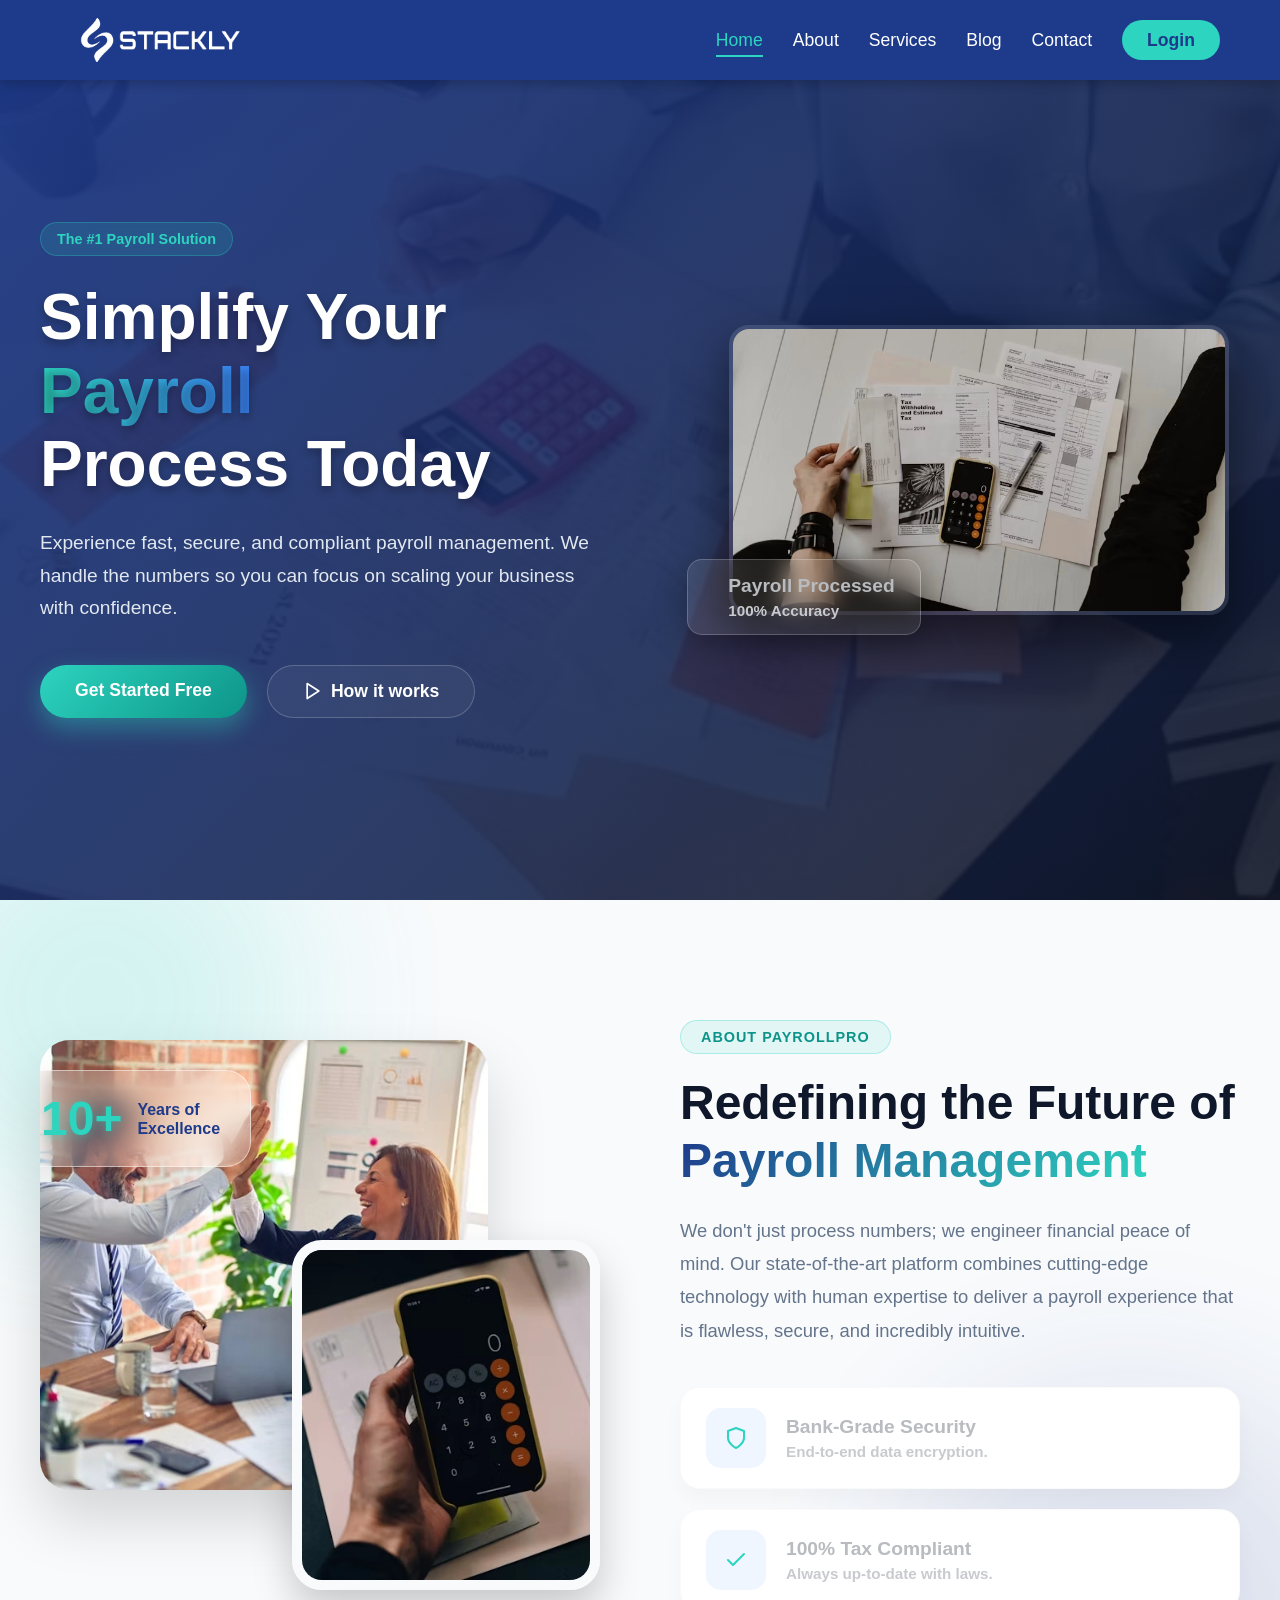
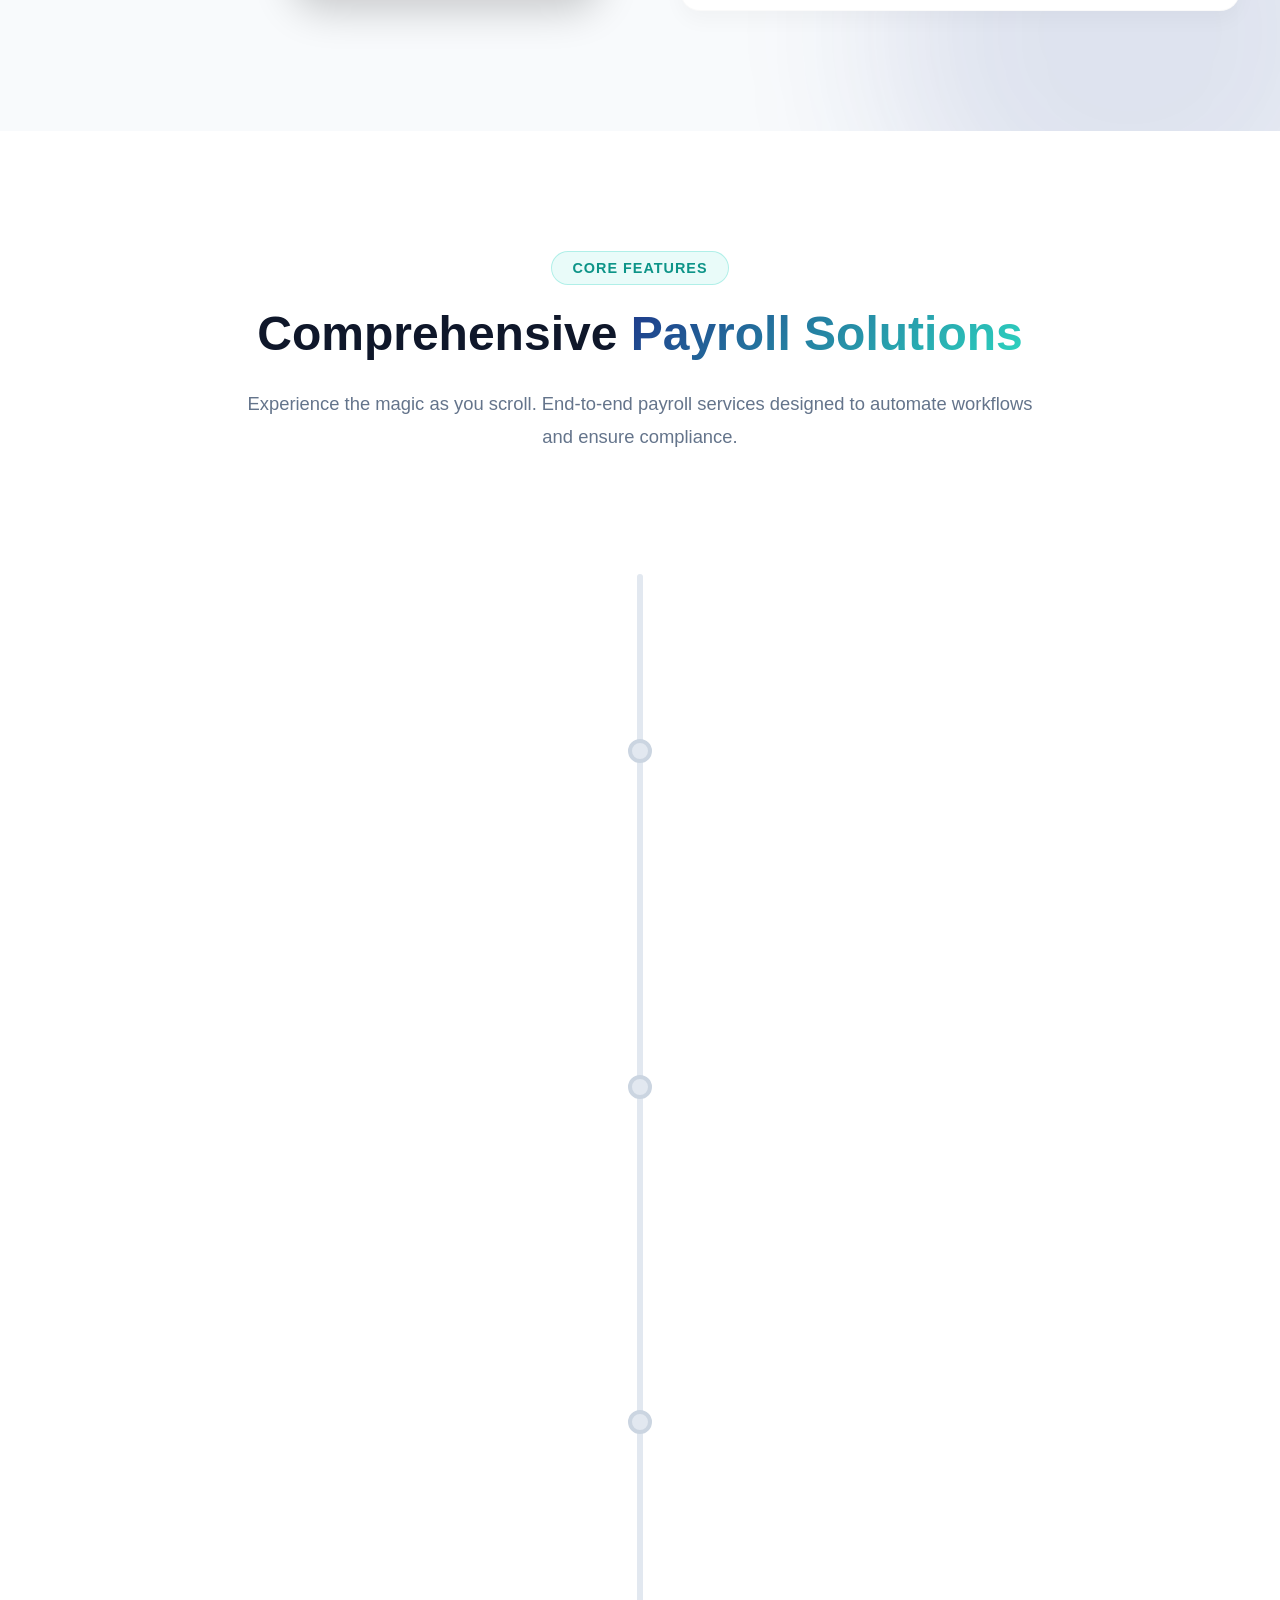
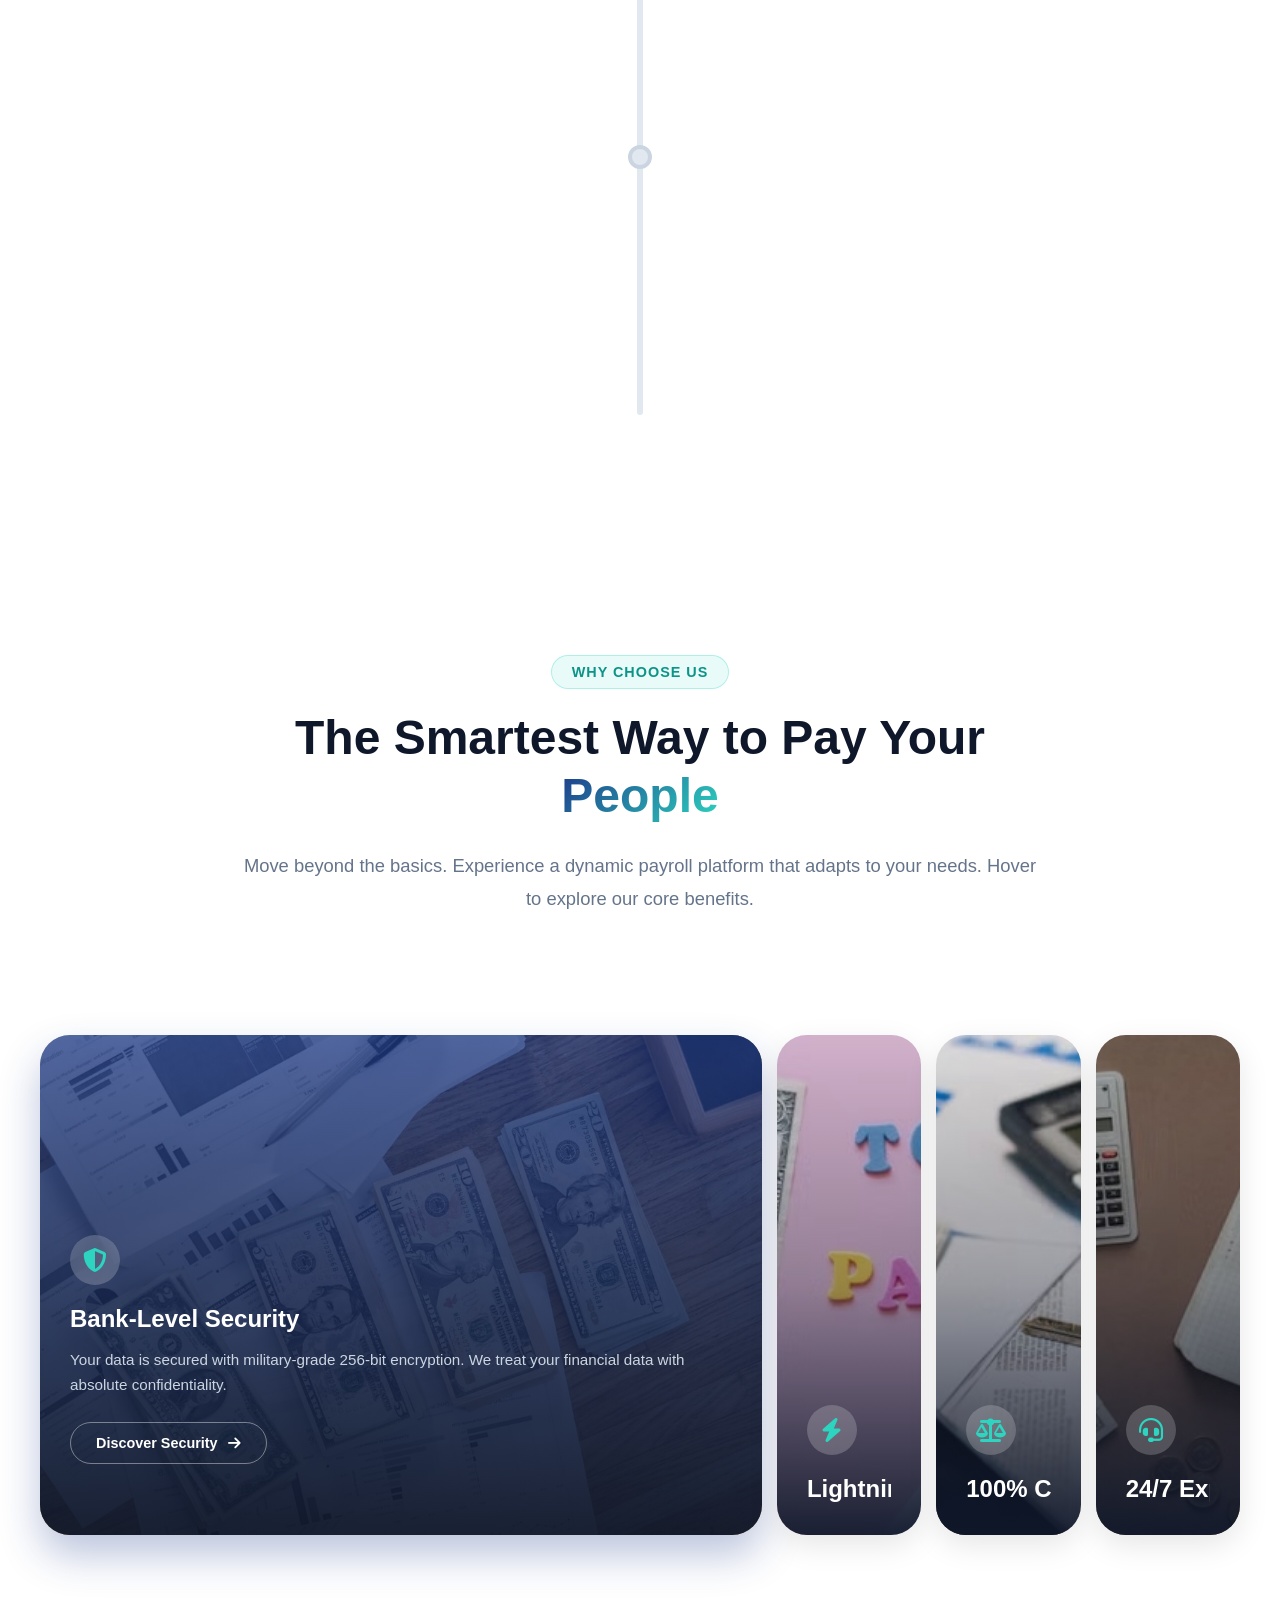
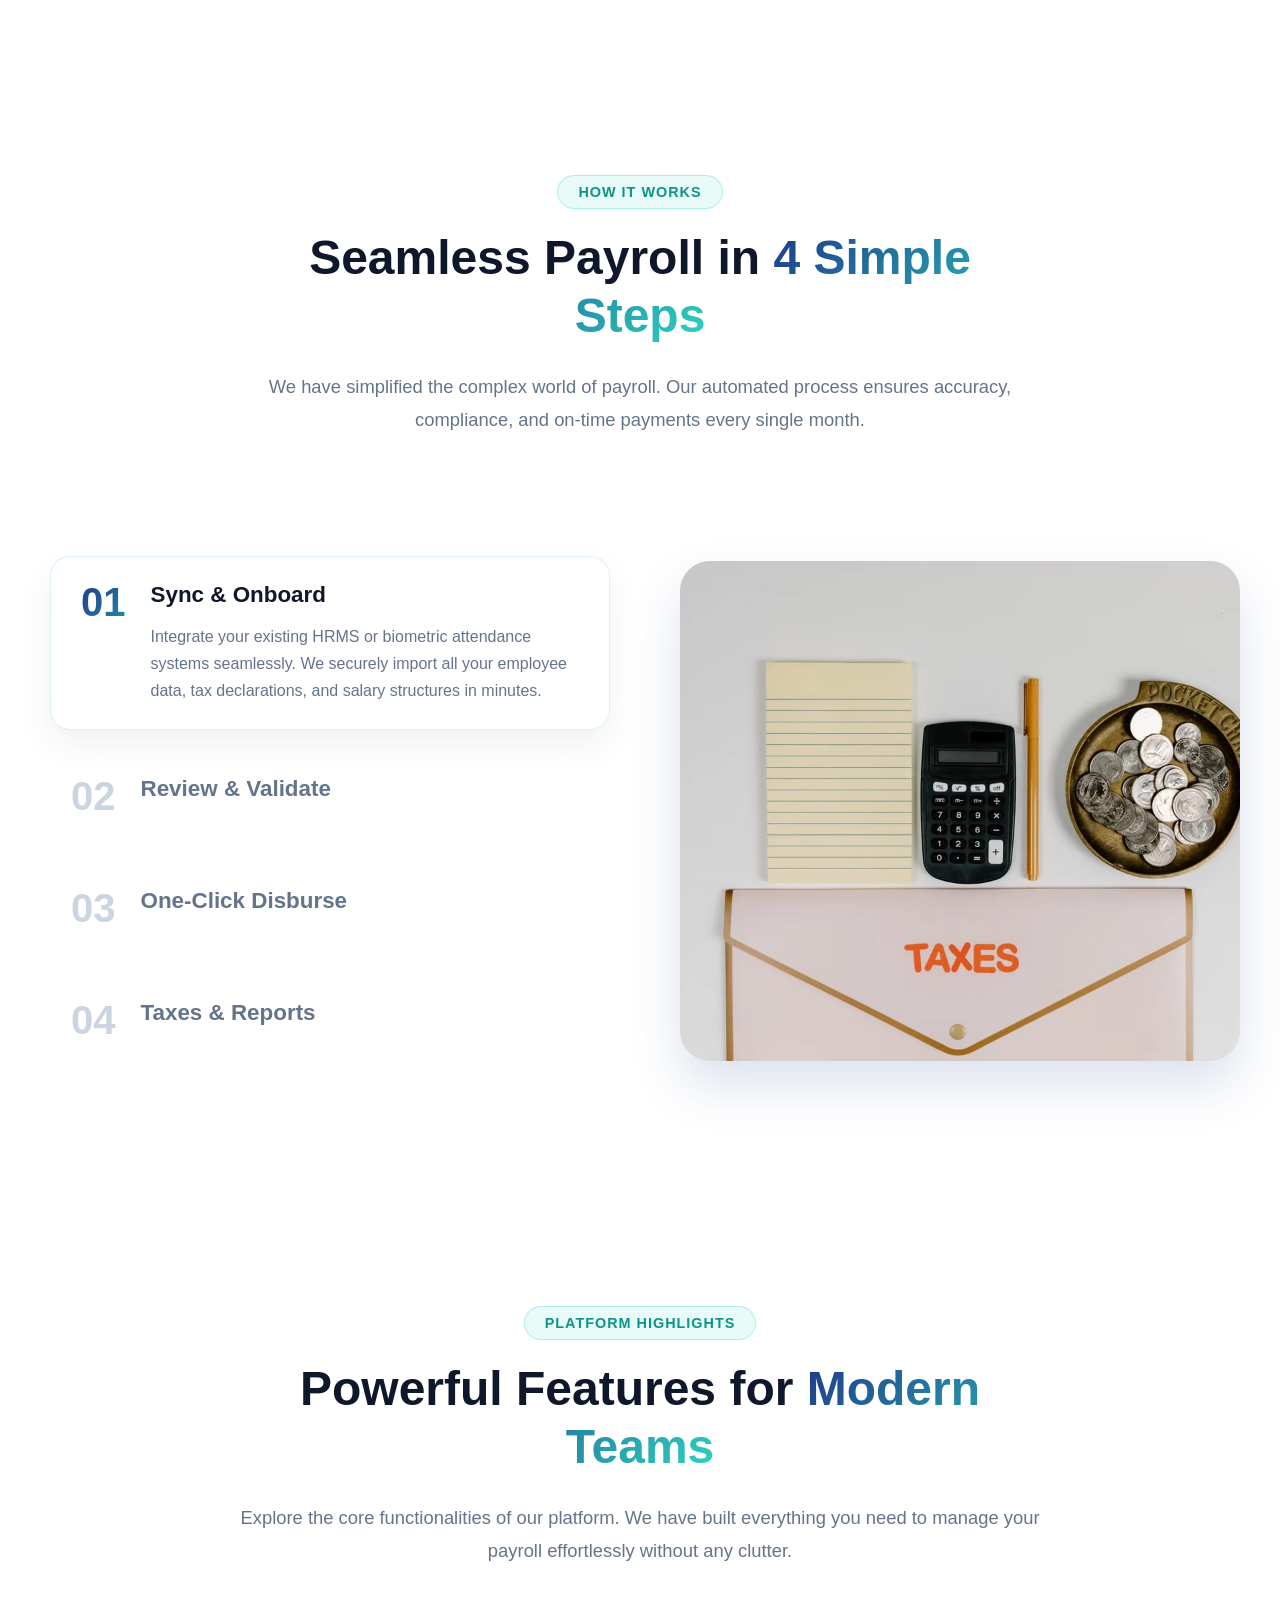
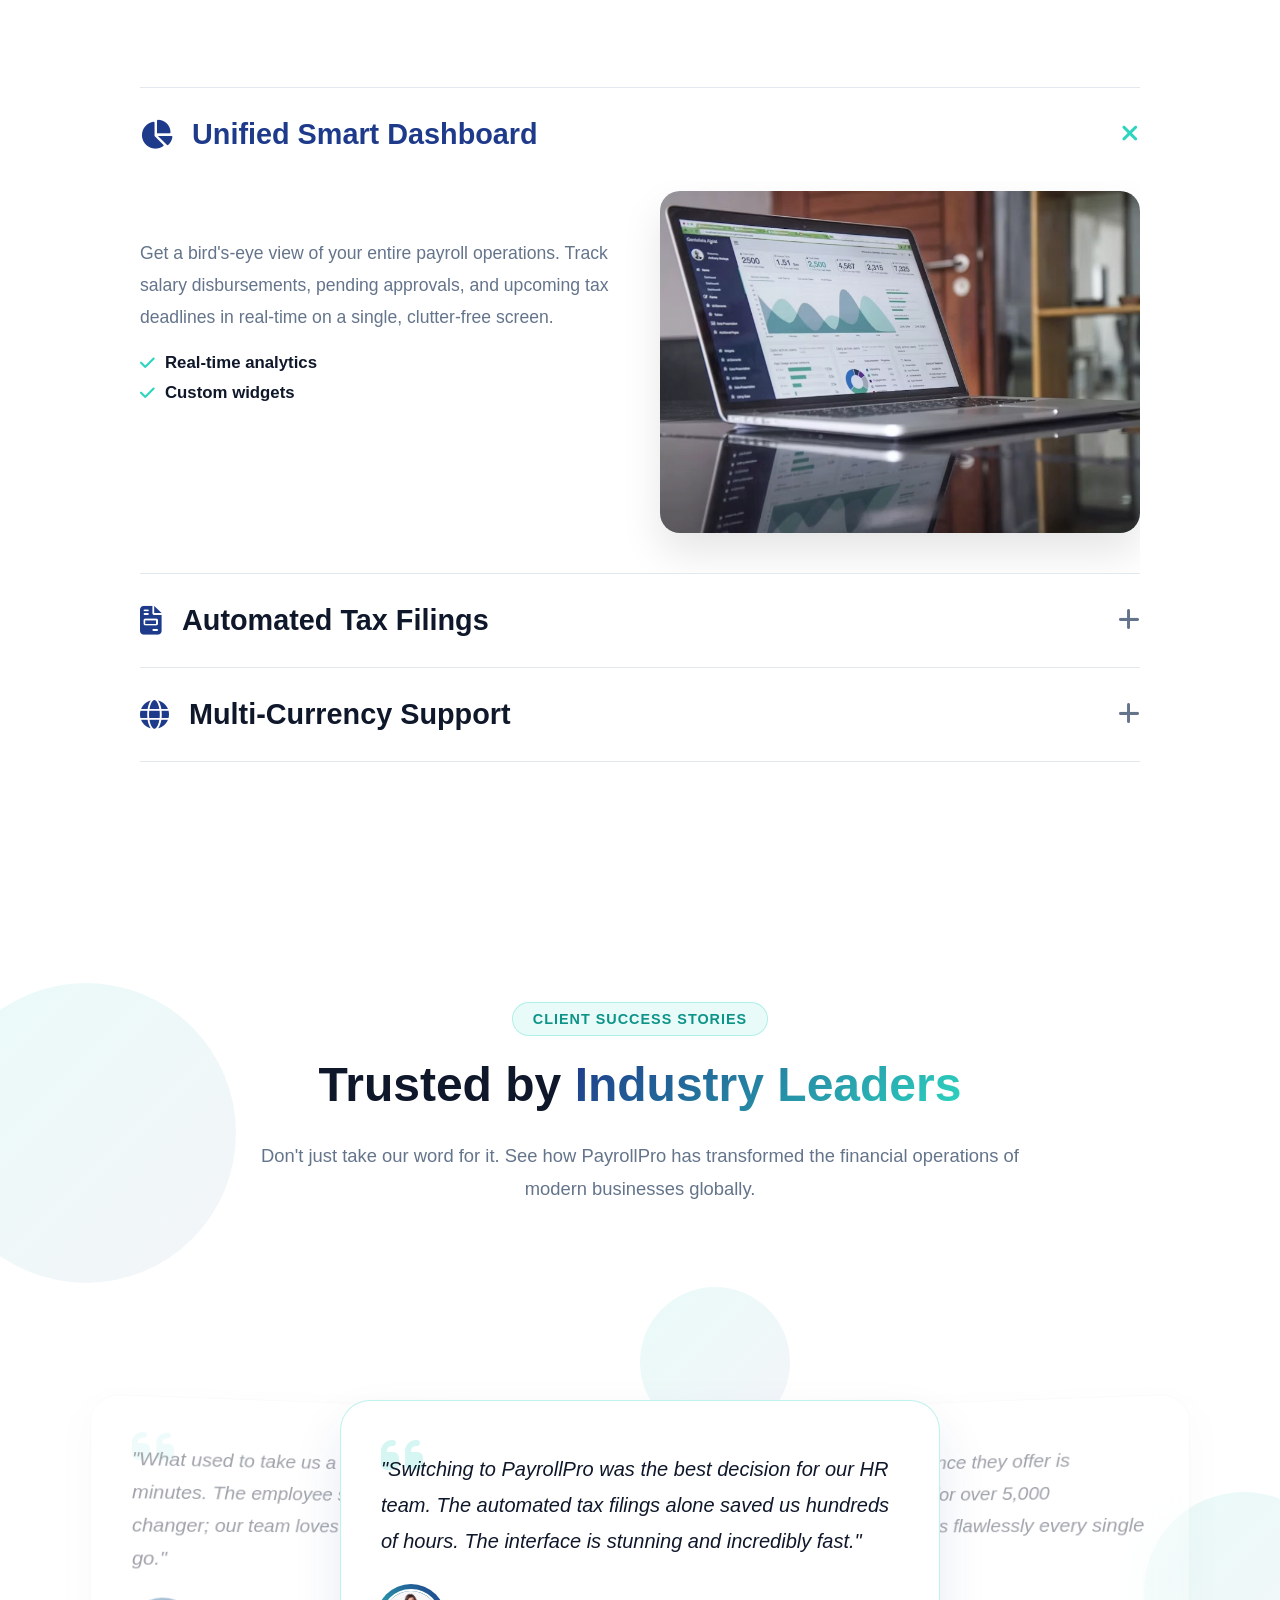
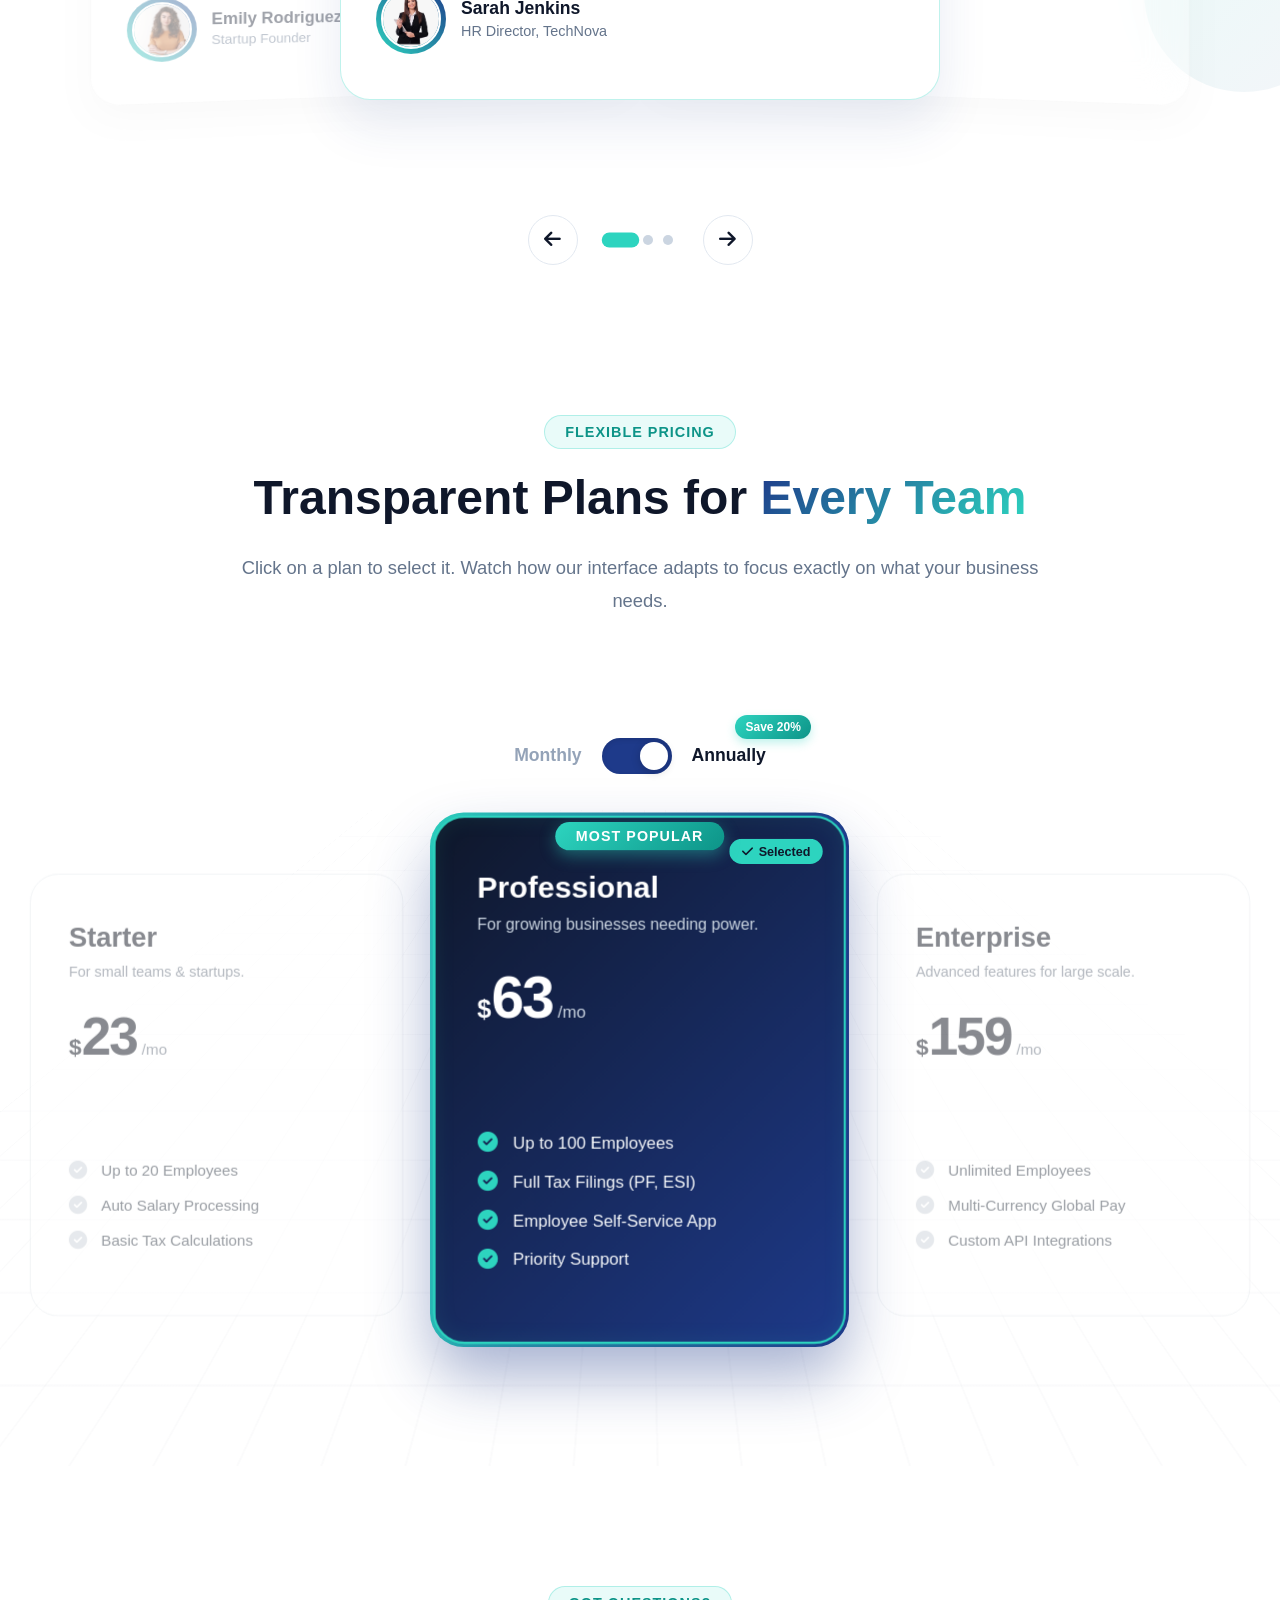
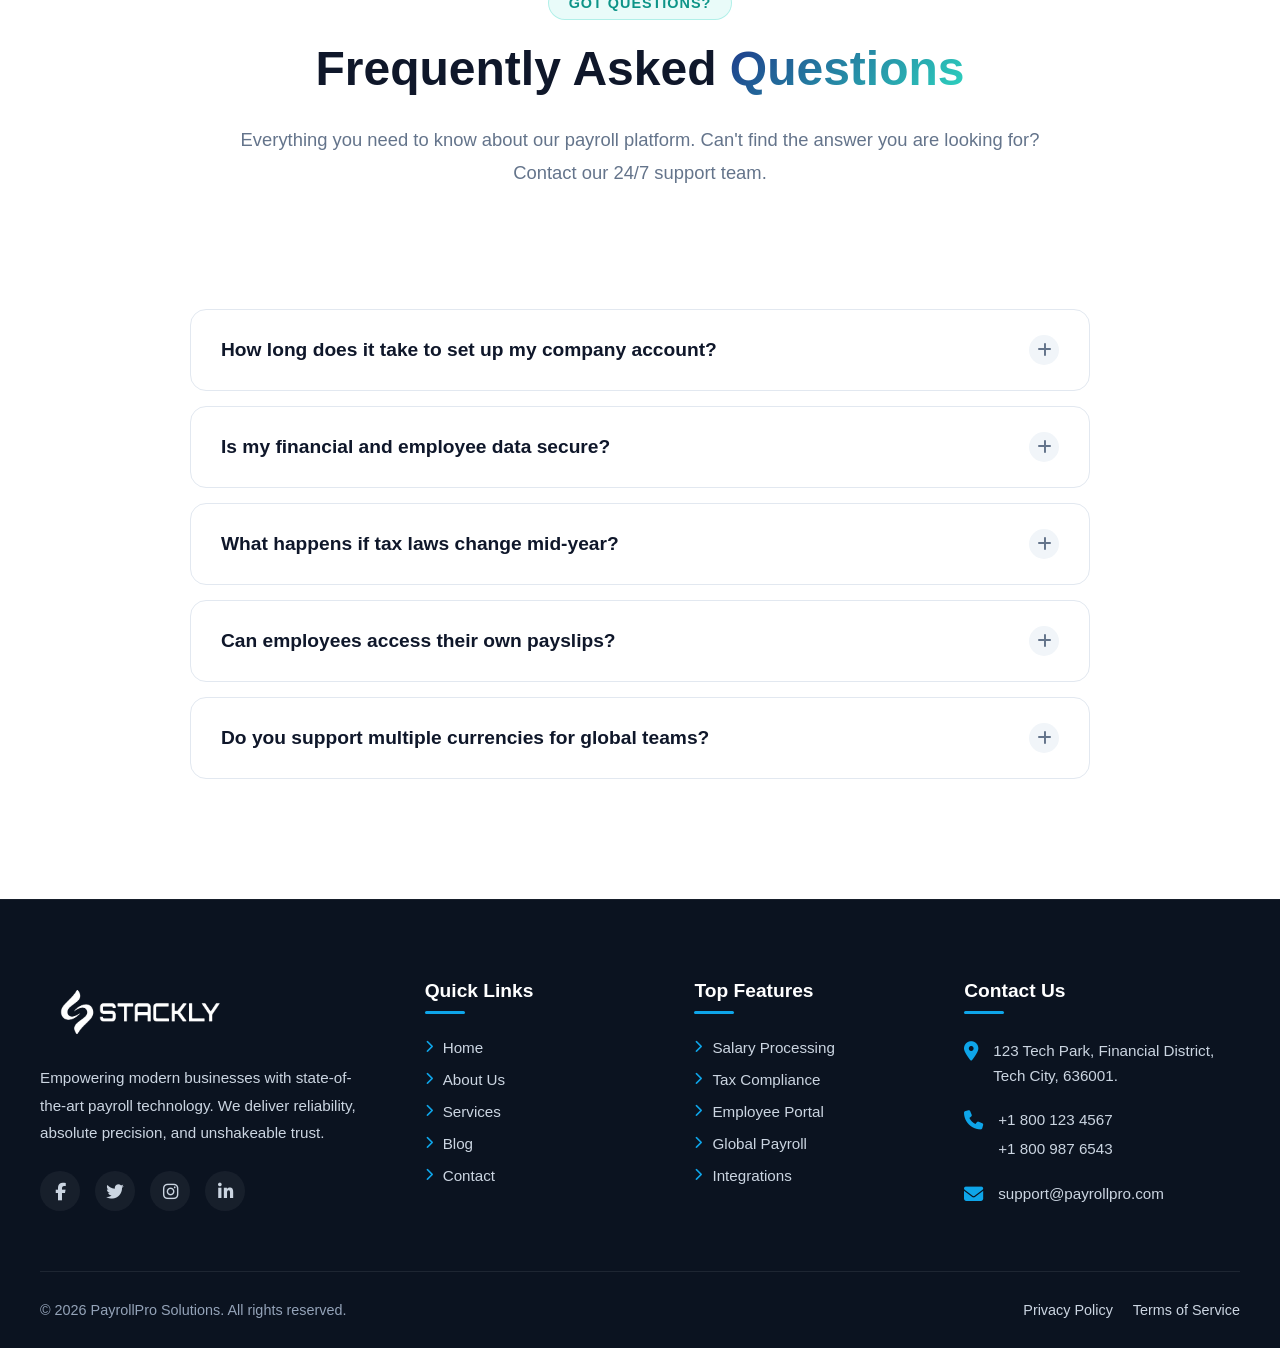
<file: index.html>
<!DOCTYPE html>
<html lang="en">
<head>
    <meta charset="UTF-8">
    <meta name="viewport" content="width=device-width, initial-scale=1.0">
    <title>Payroll</title>
    <link rel="stylesheet" href="style.css">
    <link rel="stylesheet" href="payroll.css">
    <link href="https://unpkg.com/aos@2.3.1/dist/aos.css" rel="stylesheet">
    <link rel="stylesheet" href="https://cdnjs.cloudflare.com/ajax/libs/font-awesome/6.4.0/css/all.min.css" integrity="sha512-iecdLmaskl7CVkqkXNQ/ZH/XLlvWZOJyj7Yy7tcenmpD1ypASozpmT/E0iPtmFIB46ZmdtAc9eNBvH0H/ZpiBw==" crossorigin="anonymous" referrerpolicy="no-referrer" />
</head>
<body>

   <nav class="navbar">
        <div class="nav-container">
            
            <div class="logo">
               <a href="index.html" class="logo-container">
                <img src="./asset/logo.webp" alt="Company Logo" class="logo-img">
            </a>
            </div>

           
            <ul class="nav-menu" id="nav-menu">
                <li><a href="index.html" class="nav-item active-link">Home</a></li>
                <li><a href="about.html" class="nav-item">About</a></li>
                <li><a href="services.html" class="nav-item">Services</a></li>
                <li><a href="blog.html" class="nav-item">Blog</a></li>
                <li><a href="contact.html" class="nav-item">Contact</a></li>
                <li><a href="login.html" class="login-btn nav-item">Login</a></li>
            </ul>

           
            <div class="hamburger" id="hamburger">
                
                <svg id="icon-open" xmlns="http://www.w3.org/2000/svg" width="30" height="30" viewBox="0 0 24 24" fill="none" stroke="currentColor" stroke-width="2.5" stroke-linecap="round" stroke-linejoin="round">
                    <line x1="3" y1="12" x2="21" y2="12"></line>
                    <line x1="3" y1="6" x2="21" y2="6"></line>
                    <line x1="3" y1="18" x2="21" y2="18"></line>
                </svg>
                
                <svg id="icon-close" class="hidden" xmlns="http://www.w3.org/2000/svg" width="30" height="30" viewBox="0 0 24 24" fill="none" stroke="currentColor" stroke-width="2.5" stroke-linecap="round" stroke-linejoin="round">
                    <line x1="18" y1="6" x2="6" y2="18"></line>
                    <line x1="6" y1="6" x2="18" y2="18"></line>
                </svg>
            </div>
        </div>
    </nav>


 
<section id="home" class="hero-section">
    <div class="hero-overlay"></div>  
    
    <div class="hero-container">
         
        <div class="hero-content">
            <div class="badge animate-fade-in-up" style="animation-delay: 0.1s;">
                <span class="badge-icon"></span> The #1 Payroll Solution
            </div>
            <h1 class="hero-title animate-fade-in-up" style="animation-delay: 0.3s;">
                Simplify Your <span class="highlight-text">Payroll</span> <br>Process Today
            </h1>
            <p class="hero-subtitle animate-fade-in-up" style="animation-delay: 0.5s;">
                Experience fast, secure, and compliant payroll management. We handle the numbers so you can focus on scaling your business with confidence.
            </p>
            <div class="hero-buttons animate-fade-in-up" style="animation-delay: 0.7s;">
                <a href="404.html" class="btn-premium">Get Started Free</a>
                <a href="404.html" class="btn-outline-premium">
                    <svg xmlns="http://www.w3.org/2000/svg" width="20" height="20" viewBox="0 0 24 24" fill="none" stroke="currentColor" stroke-width="2" stroke-linecap="round" stroke-linejoin="round" style="margin-right: 8px;"><polygon points="5 3 19 12 5 21 5 3"></polygon></svg>
                    How it works
                </a>
            </div>
        </div>

         
        <div class="hero-image-wrapper animate-fade-in-up" style="animation-delay: 0.5s;">
             
            <img src="./asset/pa1.webp" alt="Payroll Management Dashboard" class="hero-main-img floating-animation">
            
             
            <div class="floating-card glass-effect float-delay">
                <div class="card-icon"></div>
                <div class="card-text">
                    <h4>Payroll Processed</h4>
                    <p>100% Accuracy</p>
                </div>
            </div>
        </div>
    </div>
</section>


 
<section id="about" class="premium-about-section">
     
    <div class="glow-blob blob-1"></div>
    <div class="glow-blob blob-2"></div>

    <div class="premium-about-container">
        
         
        <div class="about-visuals hidden-element">
            <div class="main-img-box">
                <img src="./asset/pa2.webp" alt="Corporate Team" class="img-main">
                
                 
                <div class="glass-badge float-anim-1">
                    <span class="badge-num">10+</span>
                    <span class="badge-text">Years of<br>Excellence</span>
                </div>
            </div>
            
             
            <img src="./asset/pa3.webp" alt="Analytics" class="img-secondary float-anim-2">
        </div>

         
        <div class="about-content hidden-element delay-1">
            <div class="pill-badge">About PayrollPro</div>
            
            <h2 class="modern-heading">
                Redefining the Future of <br>
                <span class="gradient-text">Payroll Management</span>
            </h2>
            
            <p class="modern-paragraph">
                We don't just process numbers; we engineer financial peace of mind. Our state-of-the-art platform combines cutting-edge technology with human expertise to deliver a payroll experience that is flawless, secure, and incredibly intuitive.
            </p>
            
             
            <div class="feature-cards-grid">
                <div class="feature-card hidden-element delay-2">
                    <div class="icon-box"><svg xmlns="http://www.w3.org/2000/svg" width="24" height="24" viewBox="0 0 24 24" fill="none" stroke="currentColor" stroke-width="2" stroke-linecap="round" stroke-linejoin="round"><path d="M12 22s8-4 8-10V5l-8-3-8 3v7c0 6 8 10 8 10z"></path></svg></div>
                    <div class="card-text">
                        <h4>Bank-Grade Security</h4>
                        <p>End-to-end data encryption.</p>
                    </div>
                </div>
                
                <div class="feature-card hidden-element delay-3">
                    <div class="icon-box"><svg xmlns="http://www.w3.org/2000/svg" width="24" height="24" viewBox="0 0 24 24" fill="none" stroke="currentColor" stroke-width="2" stroke-linecap="round" stroke-linejoin="round"><polyline points="20 6 9 17 4 12"></polyline></svg></div>
                    <div class="card-text">
                        <h4>100% Tax Compliant</h4>
                        <p>Always up-to-date with laws.</p>
                    </div>
                </div>
            </div>
            
        </div>
    </div>
</section>

 
<section id="services" class="timeline-services-section">
    <div class="services-container">
        
         
        <div class="centered-section-header scroll-up-anim show-anim">
            <div class="pill-badge light-badge">Core Features</div>
            <h2 class="modern-heading">
                Comprehensive <span class="gradient-text">Payroll Solutions</span>
            </h2>
            <p class="modern-paragraph">
                Experience the magic as you scroll. End-to-end payroll services designed to automate workflows and ensure compliance.
            </p>
        </div>

         
        <div class="timeline-wrapper" id="timeline-wrapper">
             
            <div class="timeline-center-line">
                <div class="timeline-progress" id="timeline-progress"></div>
            </div>

             
            <div class="timeline-row timeline-item">
                <div class="timeline-card-wrapper left-side animate-card-left">
                    <div class="timeline-card">
                        <div class="icon-circle"><i class="fa-solid fa-money-check-dollar"></i></div>
                        <h3>Automated Salary Processing</h3>
                        <p>Calculate wages, deductions, and bonuses instantly with zero manual errors and direct bank transfers.</p>
                    </div>
                </div>
                <div class="timeline-dot animate-dot"></div>
                <div class="timeline-empty"></div>
            </div>

             
            <div class="timeline-row timeline-item">
                <div class="timeline-empty"></div>
                <div class="timeline-dot animate-dot"></div>
                <div class="timeline-card-wrapper right-side animate-card-right">
                    <div class="timeline-card">
                        <div class="icon-circle"><i class="fa-solid fa-file-invoice-dollar"></i></div>
                        <h3>Tax & Statutory Compliance</h3>
                        <p>Stay 100% compliant with local tax laws. We handle PF, ESI, TDS, and year-end tax filings effortlessly.</p>
                    </div>
                </div>
            </div>

             
            <div class="timeline-row timeline-item">
                <div class="timeline-card-wrapper left-side animate-card-left">
                    <div class="timeline-card">
                        <div class="icon-circle"><i class="fa-solid fa-mobile-screen-button"></i></div>
                        <h3>Employee Self-Service App</h3>
                        <p>Empower your team with a dedicated portal to view payslips, declare taxes, and update details.</p>
                    </div>
                </div>
                <div class="timeline-dot animate-dot"></div>
                <div class="timeline-empty"></div>
            </div>

             
            <div class="timeline-row timeline-item">
                <div class="timeline-empty"></div>
                <div class="timeline-dot animate-dot"></div>
                <div class="timeline-card-wrapper right-side animate-card-right">
                    <div class="timeline-card">
                        <div class="icon-circle"><i class="fa-solid fa-user-clock"></i></div>
                        <h3>Leave & Attendance Sync</h3>
                        <p>Seamlessly integrate biometric data. Automate leave deductions directly into the payroll run.</p>
                    </div>
                </div>
            </div>

        </div>
    </div>
</section>


 
<section id="why-us" class="expanding-section">
    <div class="expand-container">
        
         
        <div class="centered-section-header scroll-up-anim">
            <div class="pill-badge light-badge">Why Choose Us</div>
            <h2 class="modern-heading">
                The Smartest Way to Pay Your <span class="gradient-text">People</span>
            </h2>
            <p class="modern-paragraph">
                Move beyond the basics. Experience a dynamic payroll platform that adapts to your needs. Hover to explore our core benefits.
            </p>
        </div>

         
        <div class="accordion-wrapper">
            
             
            <div class="accordion-panel active-panel" style="background-image: url('./asset/pa5.webp');">
                <div class="panel-overlay"></div>
                <div class="panel-content">
                    <div class="panel-icon"><i class="fa-solid fa-shield-halved"></i></div>
                    <div class="panel-text-wrapper">
                        <h3 class="panel-title">Bank-Level Security</h3>
                        <p class="panel-desc">Your data is secured with military-grade 256-bit encryption. We treat your financial data with absolute confidentiality.</p>
                        <a href="404.html" class="premium-hover-btn"><span>Discover Security</span><i class="fa-solid fa-arrow-right"></i></a>
                    </div>
                </div>
            </div>

             
            <div class="accordion-panel" style="background-image: url('./asset/pa6.webp');">
                <div class="panel-overlay"></div>
                <div class="panel-content">
                    <div class="panel-icon"><i class="fa-solid fa-bolt"></i></div>
                    <div class="panel-text-wrapper">
                        <h3 class="panel-title">Lightning Fast</h3>
                        <p class="panel-desc">Process hundreds of employee salaries in just one click. Experience the power of real-time direct bank transfers.</p>
                        <a href="404.html" class="premium-hover-btn"><span>See It In Action</span><i class="fa-solid fa-arrow-right"></i></a>
                    </div>
                </div>
            </div>

             
            <div class="accordion-panel" style="background-image: url('./asset/pa7.webp');">
                <div class="panel-overlay"></div>
                <div class="panel-content">
                    <div class="panel-icon"><i class="fa-solid fa-scale-balanced"></i></div>
                    <div class="panel-text-wrapper">
                        <h3 class="panel-title">100% Compliant</h3>
                        <p class="panel-desc">We automatically update our systems with the latest tax laws, ensuring you never face a compliance penalty.</p>
                        <a href="404.html" class="premium-hover-btn"><span>View Compliance</span><i class="fa-solid fa-arrow-right"></i></a>
                    </div>
                </div>
            </div>

             
            <div class="accordion-panel" style="background-image: url('./asset/pa8.webp');">
                <div class="panel-overlay"></div>
                <div class="panel-content">
                    <div class="panel-icon"><i class="fa-solid fa-headset"></i></div>
                    <div class="panel-text-wrapper">
                        <h3 class="panel-title">24/7 Expert Support</h3>
                        <p class="panel-desc">Stuck somewhere? Our dedicated payroll experts are available around the clock to help you resolve issues instantly.</p>
                        <a href="404.html" class="premium-hover-btn"><span>Contact Support</span><i class="fa-solid fa-arrow-right"></i></a>
                    </div>
                </div>
            </div>

        </div>
    </div>
</section>


 
<section id="how-it-works" class="how-it-works-section">
    <div class="how-works-container">
        
         
        <div class="centered-section-header scroll-up-anim">
            <div class="pill-badge light-badge">How It Works</div>
            <h2 class="modern-heading">
                Seamless Payroll in <span class="gradient-text">4 Simple Steps</span>
            </h2>
            <p class="modern-paragraph">
                We have simplified the complex world of payroll. Our automated process ensures accuracy, compliance, and on-time payments every single month.
            </p>
        </div>

         
        <div class="process-layout">
            
             
            <div class="process-steps-list">
                
                 
                <div class="step-item active-step" data-target="step-img-1">
                    <div class="step-number">01</div>
                    <div class="step-content">
                        <h3 class="step-title">Sync & Onboard</h3>
                        <p class="step-desc">Integrate your existing HRMS or biometric attendance systems seamlessly. We securely import all your employee data, tax declarations, and salary structures in minutes.</p>
                    </div>
                </div>

                 
                <div class="step-item" data-target="step-img-2">
                    <div class="step-number">02</div>
                    <div class="step-content">
                        <h3 class="step-title">Review & Validate</h3>
                        <p class="step-desc">Our AI engine automatically calculates gross pay, leave deductions, bonuses, and overtime. Review the auto-generated pay register with a single click before final approval.</p>
                    </div>
                </div>

                 
                <div class="step-item" data-target="step-img-3">
                    <div class="step-number">03</div>
                    <div class="step-content">
                        <h3 class="step-title">One-Click Disburse</h3>
                        <p class="step-desc">Fund your virtual payroll account and click 'Disburse'. Salaries are instantly routed to employee bank accounts via secure banking APIs, exactly on payday.</p>
                    </div>
                </div>

                 
                <div class="step-item" data-target="step-img-4">
                    <div class="step-number">04</div>
                    <div class="step-content">
                        <h3 class="step-title">Taxes & Reports</h3>
                        <p class="step-desc">We automatically generate and file PF, ESI, PT, and TDS challans. Employees receive instant digital payslips, and you get comprehensive financial analytics.</p>
                    </div>
                </div>

            </div>

             
            <div class="process-visuals">
                <img src="./asset/pa9.webp" alt="Onboard Data" class="process-img active-img" id="step-img-1">
                
                <img src="./asset/pa10.webp" alt="Review Dashboard" class="process-img" id="step-img-2">
                
                <img src="./asset/pa11.webp" alt="Disburse Payments" class="process-img" id="step-img-3">
                
                <img src="./asset/pa12.webp" alt="Tax Reports" class="process-img" id="step-img-4">
            </div>

        </div>
    </div>
</section>


 
<section id="features" class="key-features-section">
    <div class="features-container">
        
         
        <div class="centered-section-header scroll-up-anim">
            <div class="pill-badge light-badge">Platform Highlights</div>
            <h2 class="modern-heading">
                Powerful Features for <span class="gradient-text">Modern Teams</span>
            </h2>
            <p class="modern-paragraph">
                Explore the core functionalities of our platform. We have built everything you need to manage your payroll effortlessly without any clutter.
            </p>
        </div>

         
        <div class="feature-rows-wrapper">
            
             
            <div class="feature-row active-row scroll-up-anim delay-1">
                <div class="row-header">
                    <div class="row-title">
                        <i class="fa-solid fa-chart-pie row-icon"></i>
                        <h3>Unified Smart Dashboard</h3>
                    </div>
                    <div class="row-toggle"><i class="fa-solid fa-plus"></i></div>
                </div>
                <div class="row-content">
                    <div class="row-content-inner">
                        <div class="row-text">
                            <p>Get a bird's-eye view of your entire payroll operations. Track salary disbursements, pending approvals, and upcoming tax deadlines in real-time on a single, clutter-free screen.</p>
                            <ul class="row-bullets">
                                <li><i class="fa-solid fa-check"></i> Real-time analytics</li>
                                <li><i class="fa-solid fa-check"></i> Custom widgets</li>
                            </ul>
                            <a href="404.html" class="premium-hover-btn"><span>Explore Dashboard</span><i class="fa-solid fa-arrow-right"></i></a>
                        </div>
                        <div class="row-image">
                            <img src="./asset/pa13.webp" alt="Dashboard">
                        </div>
                    </div>
                </div>
            </div>

             
            <div class="feature-row scroll-up-anim delay-2">
                <div class="row-header">
                    <div class="row-title">
                        <i class="fa-solid fa-file-invoice row-icon"></i>
                        <h3>Automated Tax Filings</h3>
                    </div>
                    <div class="row-toggle"><i class="fa-solid fa-plus"></i></div>
                </div>
                <div class="row-content">
                    <div class="row-content-inner">
                        <div class="row-text">
                            <p>Never worry about missing a tax deadline again. Our system auto-calculates PF, ESI, and TDS, and automatically generates ready-to-upload challans for government portals.</p>
                            <ul class="row-bullets">
                                <li><i class="fa-solid fa-check"></i> 100% Error-free</li>
                                <li><i class="fa-solid fa-check"></i> One-click generation</li>
                            </ul>
                            <a href="404.html" class="premium-hover-btn"><span>View Tax Features</span><i class="fa-solid fa-arrow-right"></i></a>
                        </div>
                        <div class="row-image">
                            <img src="./asset/pa14.webp" alt="Tax Filing">
                        </div>
                    </div>
                </div>
            </div>

             
            <div class="feature-row scroll-up-anim delay-3">
                <div class="row-header">
                    <div class="row-title">
                        <i class="fa-solid fa-globe row-icon"></i>
                        <h3>Multi-Currency Support</h3>
                    </div>
                    <div class="row-toggle"><i class="fa-solid fa-plus"></i></div>
                </div>
                <div class="row-content">
                    <div class="row-content-inner">
                        <div class="row-text">
                            <p>Paying remote teams across the globe? Our platform seamlessly handles multiple currencies, real-time exchange rates, and international compliance laws automatically.</p>
                            <ul class="row-bullets">
                                <li><i class="fa-solid fa-check"></i> 50+ Currencies</li>
                                <li><i class="fa-solid fa-check"></i> Automated conversions</li>
                            </ul>
                            <a href="404.html" class="premium-hover-btn"><span>Global Payroll</span><i class="fa-solid fa-arrow-right"></i></a>
                        </div>
                        <div class="row-image">
                            <img src="./asset/pa15.webp" alt="Global Payroll">
                        </div>
                    </div>
                </div>
            </div>

        </div>
    </div>
</section>



 
<section id="testimonials" class="testimonials-section">
     
    <div class="floating-shape shape-1"></div>
    <div class="floating-shape shape-2"></div>
    <div class="floating-shape shape-3"></div>

    <div class="testi-container">
        
         
        <div class="centered-section-header scroll-up-anim">
            <div class="pill-badge light-badge">Client Success Stories</div>
            <h2 class="modern-heading">
                Trusted by <span class="gradient-text">Industry Leaders</span>
            </h2>
            <p class="modern-paragraph">
                Don't just take our word for it. See how PayrollPro has transformed the financial operations of modern businesses globally.
            </p>
        </div>

         
        <div class="testi-slider-wrapper scroll-up-anim delay-1">
            <div class="testi-track" id="testi-track">
                
                 
                <div class="testi-item">
                    <div class="testi-content-wrapper">
                        <i class="fa-solid fa-quote-left massive-quote"></i>
                        <p class="testi-text">"Switching to PayrollPro was the best decision for our HR team. The automated tax filings alone saved us hundreds of hours. The interface is stunning and incredibly fast."</p>
                        <div class="testi-author">
                            <div class="author-avatar-wrapper">
                                <img src="./asset/woman3.webp" alt="Sarah J." class="author-img">
                                <div class="avatar-glow"></div>
                            </div>
                            <div class="author-info">
                                <h4>Sarah Jenkins</h4>
                                <span>HR Director, TechNova</span>
                            </div>
                        </div>
                    </div>
                </div>

                 
                <div class="testi-item">
                    <div class="testi-content-wrapper">
                        <i class="fa-solid fa-quote-left massive-quote"></i>
                        <p class="testi-text">"The level of security and compliance they offer is unmatched. We process salaries for over 5,000 employees globally, and it happens flawlessly every single month."</p>
                        <div class="testi-author">
                            <div class="author-avatar-wrapper">
                                <img src="./asset/man1.webp" alt="Michael C." class="author-img">
                                <div class="avatar-glow"></div>
                            </div>
                            <div class="author-info">
                                <h4>Michael Chen</h4>
                                <span>CFO, GlobalCorp</span>
                            </div>
                        </div>
                    </div>
                </div>

                 
                <div class="testi-item">
                    <div class="testi-content-wrapper">
                        <i class="fa-solid fa-quote-left massive-quote"></i>
                        <p class="testi-text">"What used to take us a week now takes literally 10 minutes. The employee self-service app is a game-changer; our team loves checking their payslips on the go."</p>
                        <div class="testi-author">
                            <div class="author-avatar-wrapper">
                                <img src="./asset/woman1.webp" alt="Emily R." class="author-img">
                                <div class="avatar-glow"></div>
                            </div>
                            <div class="author-info">
                                <h4>Emily Rodriguez</h4>
                                <span>Startup Founder</span>
                            </div>
                        </div>
                    </div>
                </div>

            </div>

             
            <div class="testi-controls">
                <button class="testi-btn prev-btn" id="t-prev"><i class="fa-solid fa-arrow-left"></i></button>
                <div class="testi-indicators" id="t-indicators"></div>
                <button class="testi-btn next-btn" id="t-next"><i class="fa-solid fa-arrow-right"></i></button>
            </div>
        </div>

    </div>
</section>


 
<section id="pricing" class="pricing-premium-section">
    <div class="pricing-bg-grid"></div>

    <div class="pricing-container">
        
         
        <div class="centered-section-header scroll-up-anim">
            <div class="pill-badge light-badge">Flexible Pricing</div>
            <h2 class="modern-heading">
                Transparent Plans for <span class="gradient-text">Every Team</span>
            </h2>
            <p class="modern-paragraph">
                Click on a plan to select it. Watch how our interface adapts to focus exactly on what your business needs.
            </p>
        </div>

         
        <div class="pricing-toggle-wrapper scroll-up-anim delay-1">
            <span class="toggle-label" id="label-monthly">Monthly</span>
            <div class="premium-toggle" id="premium-toggle">
                <div class="toggle-indicator"></div>
            </div>
            <span class="toggle-label active-label" id="label-yearly">
                Annually <span class="floating-save-badge">Save 20%</span>
            </span>
        </div>

         
        <div class="pricing-3d-grid" id="pricing-grid-container">
            
             
            <div class="pricing-3d-card scroll-up-anim delay-1">
                <div class="card-inner">
                    <div class="selection-indicator"><i class="fa-solid fa-check"></i> Selected</div>
                    <h3 class="plan-name">Starter</h3>
                    <p class="plan-desc">For small teams & startups.</p>
                    <div class="price-box">
                        <span class="currency">$</span>
                        <div class="price-value-wrapper">
                            <span class="amount price-anim" data-monthly="29" data-yearly="23">23</span>
                        </div>
                        <span class="duration">/mo</span>
                    </div>
                    <a href="404.html" class="premium-hover-btn outline-btn"><span>Choose Starter</span><i class="fa-solid fa-arrow-right"></i></a>
                    <div class="features-list">
                        <ul>
                            <li><i class="fa-solid fa-circle-check"></i> Up to 20 Employees</li>
                            <li><i class="fa-solid fa-circle-check"></i> Auto Salary Processing</li>
                            <li><i class="fa-solid fa-circle-check"></i> Basic Tax Calculations</li>
                        </ul>
                    </div>
                </div>
            </div>

             
            <div class="pricing-3d-card pro-card active-plan scroll-up-anim delay-2">
                <div class="spinning-gradient-border"></div>
                <div class="card-inner pro-inner">
                    <div class="selection-indicator"><i class="fa-solid fa-check"></i> Selected</div>
                     
                    <div class="popular-tag">Most Popular</div>
                    <h3 class="plan-name text-blue">Professional</h3>
                    <p class="plan-desc">For growing businesses needing power.</p>
                    <div class="price-box">
                        <span class="currency">$</span>
                        <div class="price-value-wrapper">
                            <span class="amount price-anim" data-monthly="79" data-yearly="63">63</span>
                        </div>
                        <span class="duration">/mo</span>
                    </div>
                    <a href="404.html" class="premium-hover-btn filled-btn action-pulse"><span>Proceed Now</span><i class="fa-solid fa-arrow-right"></i></a>
                    <div class="features-list">
                        <ul>
                            <li><i class="fa-solid fa-circle-check text-teal"></i> Up to 100 Employees</li>
                            <li><i class="fa-solid fa-circle-check text-teal"></i> Full Tax Filings (PF, ESI)</li>
                            <li><i class="fa-solid fa-circle-check text-teal"></i> Employee Self-Service App</li>
                            <li><i class="fa-solid fa-circle-check text-teal"></i> Priority Support</li>
                        </ul>
                    </div>
                </div>
            </div>

             
            <div class="pricing-3d-card scroll-up-anim delay-3">
                <div class="card-inner">
                    <div class="selection-indicator"><i class="fa-solid fa-check"></i> Selected</div>
                    <h3 class="plan-name">Enterprise</h3>
                    <p class="plan-desc">Advanced features for large scale.</p>
                    <div class="price-box">
                        <span class="currency">$</span>
                        <div class="price-value-wrapper">
                            <span class="amount price-anim" data-monthly="199" data-yearly="159">159</span>
                        </div>
                        <span class="duration">/mo</span>
                    </div>
                    <a href="404.html" class="premium-hover-btn outline-btn"><span>Contact Sales</span><i class="fa-solid fa-arrow-right"></i></a>
                    <div class="features-list">
                        <ul>
                            <li><i class="fa-solid fa-circle-check"></i> Unlimited Employees</li>
                            <li><i class="fa-solid fa-circle-check"></i> Multi-Currency Global Pay</li>
                            <li><i class="fa-solid fa-circle-check"></i> Custom API Integrations</li>
                        </ul>
                    </div>
                </div>
            </div>

        </div>
    </div>
</section>


 
<section id="faq" class="premium-faq-section">
    <div class="faq-container">
        
         
        <div class="centered-section-header scroll-up-anim">
            <div class="pill-badge light-badge">Got Questions?</div>
            <h2 class="modern-heading">
                Frequently Asked <span class="gradient-text">Questions</span>
            </h2>
            <p class="modern-paragraph">
                Everything you need to know about our payroll platform. Can't find the answer you are looking for? Contact our 24/7 support team.
            </p>
        </div>

         
        <div class="faq-accordion scroll-up-anim delay-1">
            
             
            <div class="faq-item">
                <div class="faq-question">
                    <h3>How long does it take to set up my company account?</h3>
                    <div class="faq-icon">
                        <i class="fa-solid fa-plus"></i>
                    </div>
                </div>
                <div class="faq-answer">
                    <div class="answer-inner">
                        <p>Setting up your account is incredibly fast. With our bulk data import tool, you can onboard your entire team, sync your existing HRMS data, and be ready to run your first payroll in under 24 hours.</p>
                    </div>
                </div>
            </div>

             
            <div class="faq-item">
                <div class="faq-question">
                    <h3>Is my financial and employee data secure?</h3>
                    <div class="faq-icon">
                        <i class="fa-solid fa-plus"></i>
                    </div>
                </div>
                <div class="faq-answer">
                    <div class="answer-inner">
                        <p>Absolutely. We use bank-level AES-256 encryption to protect your data both in transit and at rest. Our infrastructure is ISO 27001 certified, and we mandate Multi-Factor Authentication (MFA) for all administrative access.</p>
                    </div>
                </div>
            </div>

             
            <div class="faq-item">
                <div class="faq-question">
                    <h3>What happens if tax laws change mid-year?</h3>
                    <div class="faq-icon">
                        <i class="fa-solid fa-plus"></i>
                    </div>
                </div>
                <div class="faq-answer">
                    <div class="answer-inner">
                        <p>You don't have to worry about compliance. Our legal and tech teams constantly monitor government regulations. Any changes in tax slabs, PF, or ESI rules are automatically updated in our core engine without requiring any manual action from you.</p>
                    </div>
                </div>
            </div>

             
            <div class="faq-item">
                <div class="faq-question">
                    <h3>Can employees access their own payslips?</h3>
                    <div class="faq-icon">
                        <i class="fa-solid fa-plus"></i>
                    </div>
                </div>
                <div class="faq-answer">
                    <div class="answer-inner">
                        <p>Yes! Every plan includes access to our Employee Self-Service (ESS) portal. Employees can log in via web or our mobile app to view current and past payslips, declare tax savings, and download Form 16.</p>
                    </div>
                </div>
            </div>

             
            <div class="faq-item">
                <div class="faq-question">
                    <h3>Do you support multiple currencies for global teams?</h3>
                    <div class="faq-icon">
                        <i class="fa-solid fa-plus"></i>
                    </div>
                </div>
                <div class="faq-answer">
                    <div class="answer-inner">
                        <p>Multi-currency support is available exclusively on our Enterprise plan. It allows you to process payroll across 50+ countries with automated real-time exchange rate conversions and localized compliance.</p>
                    </div>
                </div>
            </div>

        </div>
    </div>
</section>


 
<footer class="premium-footer">
    <div class="footer-container">
        
         
        <div class="footer-grid scroll-up-anim">
            
             
            <div class="footer-col brand-col">
                <div class="footer-logo">
                     <a href="index.html" class="logo-container">
                <img src="./asset/logo.webp" alt="Company Logo" class="logo-img">
            </a>
                </div>
                <p class="footer-desc">
                    Empowering modern businesses with state-of-the-art payroll technology. We deliver reliability, absolute precision, and unshakeable trust.
                </p>
                <div class="footer-socials">
                    <a href="404.html"><i class="fa-brands fa-facebook-f"></i></a>
                    <a href="404.html"><i class="fa-brands fa-twitter"></i></a>
                    <a href="404.html"><i class="fa-brands fa-instagram"></i></a>
                    <a href="404.html"><i class="fa-brands fa-linkedin-in"></i></a>
                </div>
            </div>

             
            <div class="footer-col">
                <h4 class="footer-heading">Quick Links</h4>
                <ul class="footer-links">
                    <li><a href="index.html"><i class="fa-solid fa-chevron-right"></i> Home</a></li>
                    <li><a href="about.html"><i class="fa-solid fa-chevron-right"></i> About Us</a></li>
                    <li><a href="services.html"><i class="fa-solid fa-chevron-right"></i> Services</a></li>
                    <li><a href="blog.html"><i class="fa-solid fa-chevron-right"></i> Blog</a></li>
                    <li><a href="contact.html"><i class="fa-solid fa-chevron-right"></i> Contact</a></li>
                </ul>
            </div>

             
            <div class="footer-col">
                <h4 class="footer-heading">Top Features</h4>
                <ul class="footer-links">
                    <li><a href="404.html"><i class="fa-solid fa-chevron-right"></i> Salary Processing</a></li>
                    <li><a href="404.html"><i class="fa-solid fa-chevron-right"></i> Tax Compliance</a></li>
                    <li><a href="404.html"><i class="fa-solid fa-chevron-right"></i> Employee Portal</a></li>
                    <li><a href="404.html"><i class="fa-solid fa-chevron-right"></i> Global Payroll</a></li>
                    <li><a href="404.html"><i class="fa-solid fa-chevron-right"></i> Integrations</a></li>
                </ul>
            </div>

             
            <div class="footer-col contact-col">
                <h4 class="footer-heading">Contact Us</h4>
                <ul class="footer-contact-info">
                    <li>
                        <i class="fa-solid fa-location-dot"></i>
                        <span>123 Tech Park, Financial District,<br>Tech City, 636001.</span>
                    </li>
                    <li>
                        <i class="fa-solid fa-phone"></i>
                        <div class="phone-numbers">
                            <span>+1 800 123 4567</span>
                            <span>+1 800 987 6543</span>
                        </div>
                    </li>
                    <li>
                        <i class="fa-solid fa-envelope"></i>
                        <span>support@payrollpro.com</span>
                    </li>
                </ul>
            </div>

        </div>

         
        <div class="footer-bottom scroll-up-anim delay-1">
            <div class="copyright-text">
                &copy; 2026 PayrollPro Solutions. All rights reserved.
            </div>
            <div class="legal-links">
                <a href="404.html">Privacy Policy</a>
                <a href="404.html">Terms of Service</a>
            </div>
        </div>

    </div>
</footer>


    <script src="https://unpkg.com/aos@2.3.1/dist/aos.js"></script>
    <script src="main.js"></script>

    <script>
 
document.addEventListener('DOMContentLoaded', function() {
    AOS.init({
        once: true, 
        offset: 100, 
    });
});
    </script>

    <script>
       
document.addEventListener('DOMContentLoaded', function() {
    const observerOptions = {
        threshold: 0.1,
        rootMargin: "0px 0px -50px 0px"
    };

    const observer = new IntersectionObserver((entries) => {
        entries.forEach(entry => {
            if (entry.isIntersecting) {
                entry.target.classList.add('show-element');
 
                observer.unobserve(entry.target); 
            }
        });
    }, observerOptions);

    const hiddenElements = document.querySelectorAll('.hidden-element');
    hiddenElements.forEach((el) => observer.observe(el));
});



document.addEventListener('DOMContentLoaded', function() {
    
 
    const timelineWrapper = document.getElementById('timeline-wrapper');
    const timelineProgress = document.getElementById('timeline-progress');
    const timelineItems = document.querySelectorAll('.timeline-item');

    function updateTimelineOnScroll() {
        if(!timelineWrapper) return;

 
        const rect = timelineWrapper.getBoundingClientRect();
        const windowHeight = window.innerHeight;
        
 
        const startPos = windowHeight * 0.7; 
        
 
        let scrollPercentage = (startPos - rect.top) / rect.height;

 
        if (scrollPercentage < 0) scrollPercentage = 0;
        if (scrollPercentage > 1) scrollPercentage = 1;

 
        timelineProgress.style.height = `${scrollPercentage * 100}%`;

 
        timelineItems.forEach((item, index) => {
            const itemRect = item.getBoundingClientRect();
            const dot = item.querySelector('.timeline-dot');
            const card = item.querySelector('.timeline-card-wrapper');

 
            if (itemRect.top < windowHeight * 0.7) {
                dot.classList.add('active-dot');
                card.classList.add('show-card');
            } else {
 
                dot.classList.remove('active-dot');
                card.classList.remove('show-card');
            }
        });
    }

 
    window.addEventListener('scroll', updateTimelineOnScroll);
    
 
    updateTimelineOnScroll();
});

document.addEventListener('DOMContentLoaded', function() {
    const panels = document.querySelectorAll('.accordion-panel');

    panels.forEach(panel => {
        panel.addEventListener('click', () => {
 
            panels.forEach(p => p.classList.remove('active-panel'));
 
            panel.classList.add('active-panel');
        });
    });
});


document.addEventListener('DOMContentLoaded', function() {
    
    const steps = document.querySelectorAll('.step-item');
    const images = document.querySelectorAll('.process-img');
    let currentIndex = 0;
    let autoPlayInterval;

 
    function activateStep(index) {
 
        steps.forEach(s => s.classList.remove('active-step'));
        images.forEach(i => i.classList.remove('active-img'));

 
        steps[index].classList.add('active-step');
        
 
        const targetId = steps[index].getAttribute('data-target');
        document.getElementById(targetId).classList.add('active-img');
    }

 
    steps.forEach((step, index) => {
        step.addEventListener('click', () => {
            currentIndex = index;
            activateStep(currentIndex);
            resetAutoPlay(); // Pause autoplay when user interacts
        });
    });

 
    function startAutoPlay() {
        autoPlayInterval = setInterval(() => {
            currentIndex = (currentIndex + 1) % steps.length;
            activateStep(currentIndex);
        }, 4000); // 4000ms = 4 seconds
    }

    function resetAutoPlay() {
        clearInterval(autoPlayInterval);
        startAutoPlay(); // Restart the timer
    }

 
    if(steps.length > 0) {
        startAutoPlay();
    }
});



document.addEventListener('DOMContentLoaded', function() {
 
    const featureRows = document.querySelectorAll('.feature-row');

    featureRows.forEach(row => {
        const header = row.querySelector('.row-header');
        
        header.addEventListener('click', () => {
 
            const isActive = row.classList.contains('active-row');

 
            featureRows.forEach(r => r.classList.remove('active-row'));

 
            if (!isActive) {
                row.classList.add('active-row');
            }
        });
    });
});


document.addEventListener('DOMContentLoaded', function() {
 
    const slides = document.querySelectorAll('.testi-item');
    const prevBtn = document.getElementById('t-prev');
    const nextBtn = document.getElementById('t-next');
    const indicatorsContainer = document.getElementById('t-indicators');
    
    let currentSlide = 0;
    let autoPlayTesti;

 
    slides.forEach((_, index) => {
        const dot = document.createElement('div');
        dot.classList.add('dot');
        if(index === 0) dot.classList.add('active');
        dot.addEventListener('click', () => goToSlide(index));
        indicatorsContainer.appendChild(dot);
    });

    const dots = document.querySelectorAll('.dot');

    function updateSlider() {
        slides.forEach((slide, index) => {
            slide.classList.remove('active', 'prev', 'next');
            dots[index].classList.remove('active');
            
            if (index === currentSlide) {
                slide.classList.add('active');
                dots[index].classList.add('active');
            } else if (index === currentSlide - 1 || (currentSlide === 0 && index === slides.length - 1)) {
                slide.classList.add('prev');
            } else if (index === currentSlide + 1 || (currentSlide === slides.length - 1 && index === 0)) {
                slide.classList.add('next');
            }
        });
    }

    function nextSlide() {
        currentSlide = (currentSlide + 1) % slides.length;
        updateSlider();
    }

    function prevSlide() {
        currentSlide = (currentSlide - 1 + slides.length) % slides.length;
        updateSlider();
    }

    function goToSlide(index) {
        currentSlide = index;
        updateSlider();
        resetTestiAutoPlay();
    }

 
    if(nextBtn && prevBtn) {
        nextBtn.addEventListener('click', () => { nextSlide(); resetTestiAutoPlay(); });
        prevBtn.addEventListener('click', () => { prevSlide(); resetTestiAutoPlay(); });
    }

 
    function startTestiAutoPlay() {
        autoPlayTesti = setInterval(nextSlide, 5000); // Swipes every 5 seconds
    }

    function resetTestiAutoPlay() {
        clearInterval(autoPlayTesti);
        startTestiAutoPlay();
    }

 
    if(slides.length > 0) {
        updateSlider();
        startTestiAutoPlay();
    }
});


document.addEventListener('DOMContentLoaded', function() {
    
 
    const toggleWrapper = document.getElementById('premium-toggle');
    const labelMonthly = document.getElementById('label-monthly');
    const labelYearly = document.getElementById('label-yearly');
    const priceElements = document.querySelectorAll('.price-anim');
    
    let isYearly = true; // Default

    if (toggleWrapper) {
        toggleWrapper.addEventListener('click', function() {
            isYearly = !isYearly;
            
            if(isYearly) {
                toggleWrapper.classList.add('yearly-active');
                labelYearly.classList.add('active-label');
                labelMonthly.classList.remove('active-label');
            } else {
                toggleWrapper.classList.remove('yearly-active');
                labelMonthly.classList.add('active-label');
                labelYearly.classList.remove('active-label');
            }

            priceElements.forEach(priceEl => {
                priceEl.classList.add('slide-up-out');
                setTimeout(() => {
                    const newValue = isYearly ? priceEl.getAttribute('data-yearly') : priceEl.getAttribute('data-monthly');
                    priceEl.textContent = newValue;
                    priceEl.classList.remove('slide-up-out');
                    priceEl.classList.add('slide-up-in');
                    setTimeout(() => priceEl.classList.remove('slide-up-in'), 50);
                }, 400);
            });
        });
        toggleWrapper.classList.add('yearly-active');
    }

 
    const pricingCards = document.querySelectorAll('.pricing-3d-card');
    const gridContainer = document.getElementById('pricing-grid-container');

    if(pricingCards.length > 0) {
        pricingCards.forEach(card => {
            card.addEventListener('click', function() {
                gridContainer.classList.add('has-active');

                pricingCards.forEach(c => {
                    c.classList.remove('active-plan');
                    const btn = c.querySelector('.premium-hover-btn');
                    btn.classList.remove('action-pulse'); 
                    
                    if(c.querySelector('.plan-name').innerText === 'Starter') {
                        btn.querySelector('span').innerText = 'Choose Starter';
                    } else if(c.querySelector('.plan-name').innerText === 'Enterprise') {
                        btn.querySelector('span').innerText = 'Contact Sales';
                    } else {
                        btn.querySelector('span').innerText = 'Choose Pro';
                    }
                });

                this.classList.add('active-plan');
                const activeBtn = this.querySelector('.premium-hover-btn');
                activeBtn.classList.add('action-pulse'); 
                activeBtn.querySelector('span').innerText = 'Proceed Now'; 
            });
        });

        if(document.querySelector('.pricing-3d-card.active-plan')) {
            gridContainer.classList.add('has-active');
        }
    }
});



document.addEventListener('DOMContentLoaded', function() {
    
 
    const faqItems = document.querySelectorAll('.faq-item');

    faqItems.forEach(item => {
        const question = item.querySelector('.faq-question');
        
        question.addEventListener('click', () => {
            const isActive = item.classList.contains('active');
            
 
            faqItems.forEach(faq => {
                faq.classList.remove('active');
                faq.querySelector('.faq-answer').style.maxHeight = null;
            });

 
            if (!isActive) {
                item.classList.add('active');
                const answer = item.querySelector('.faq-answer');
 
                answer.style.maxHeight = answer.scrollHeight + "px";
            }
        });
    });
});
    </script>
</body>
</html>
</file>
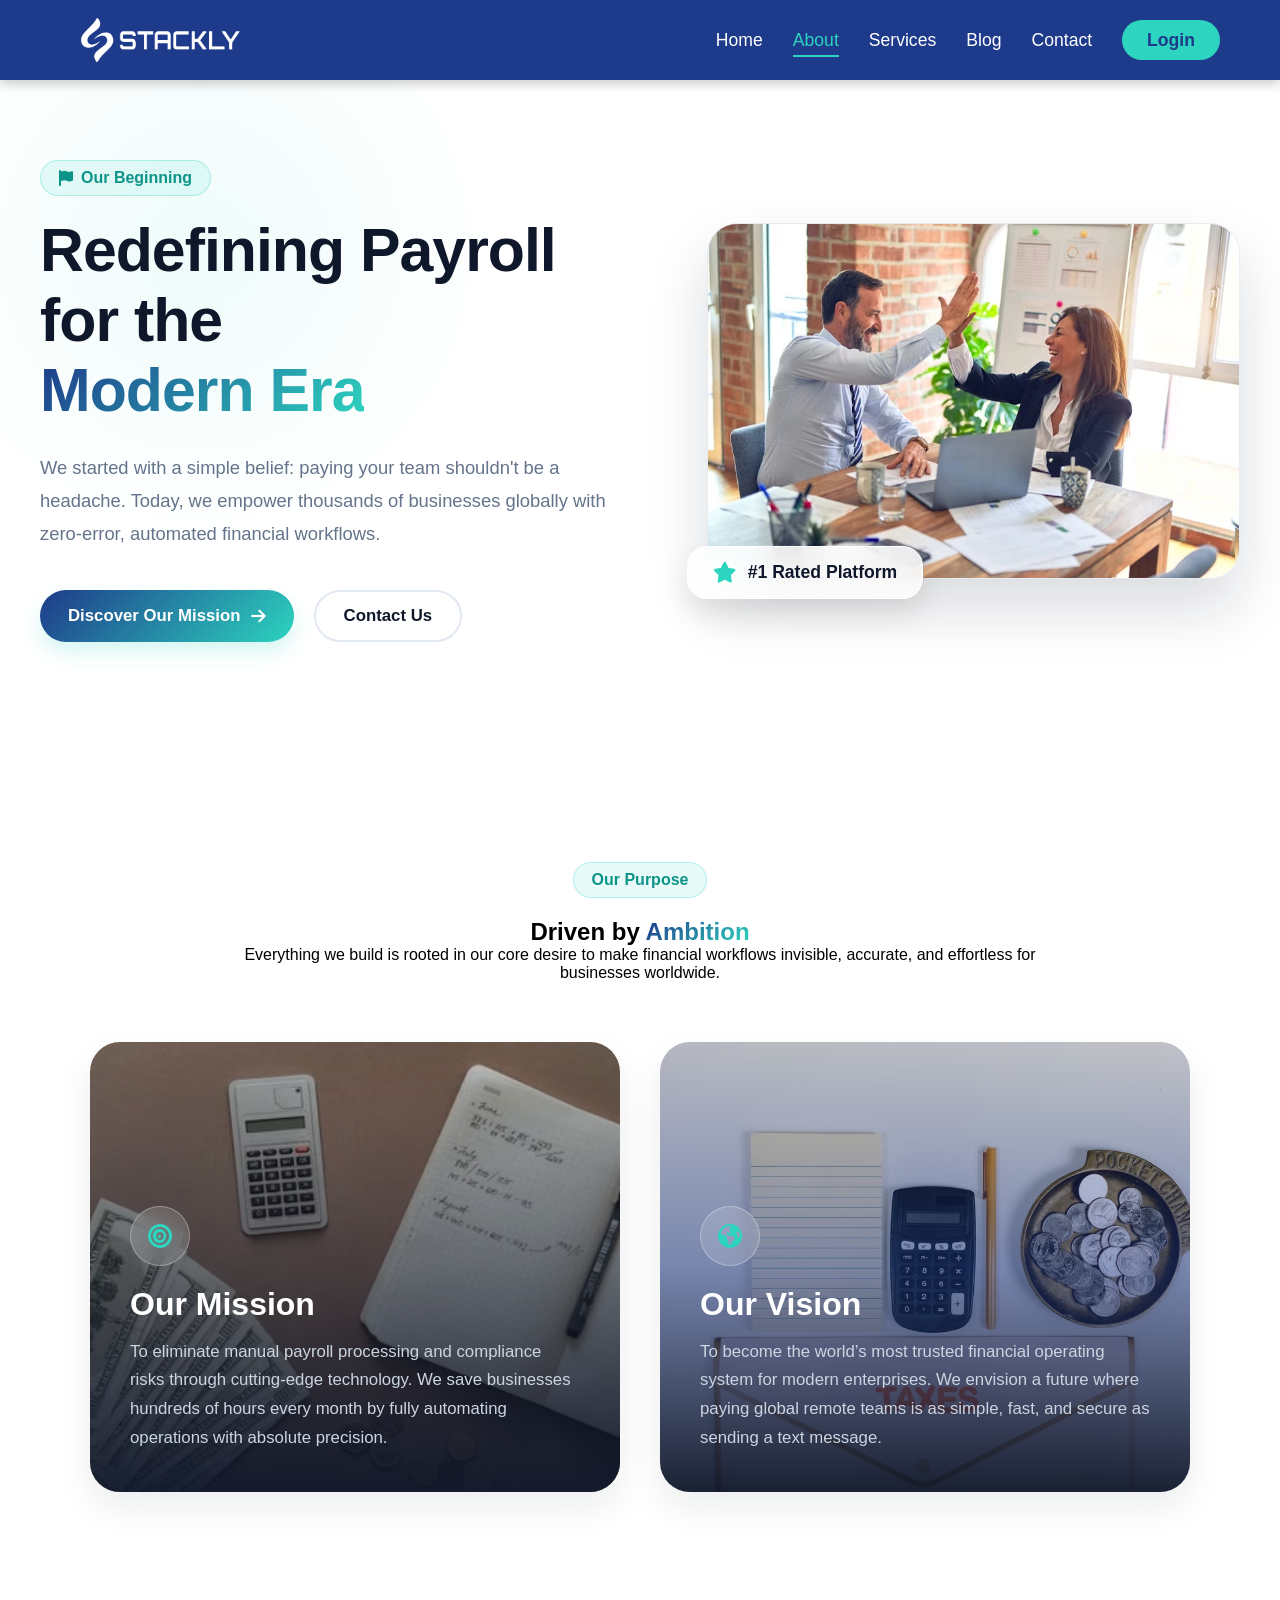
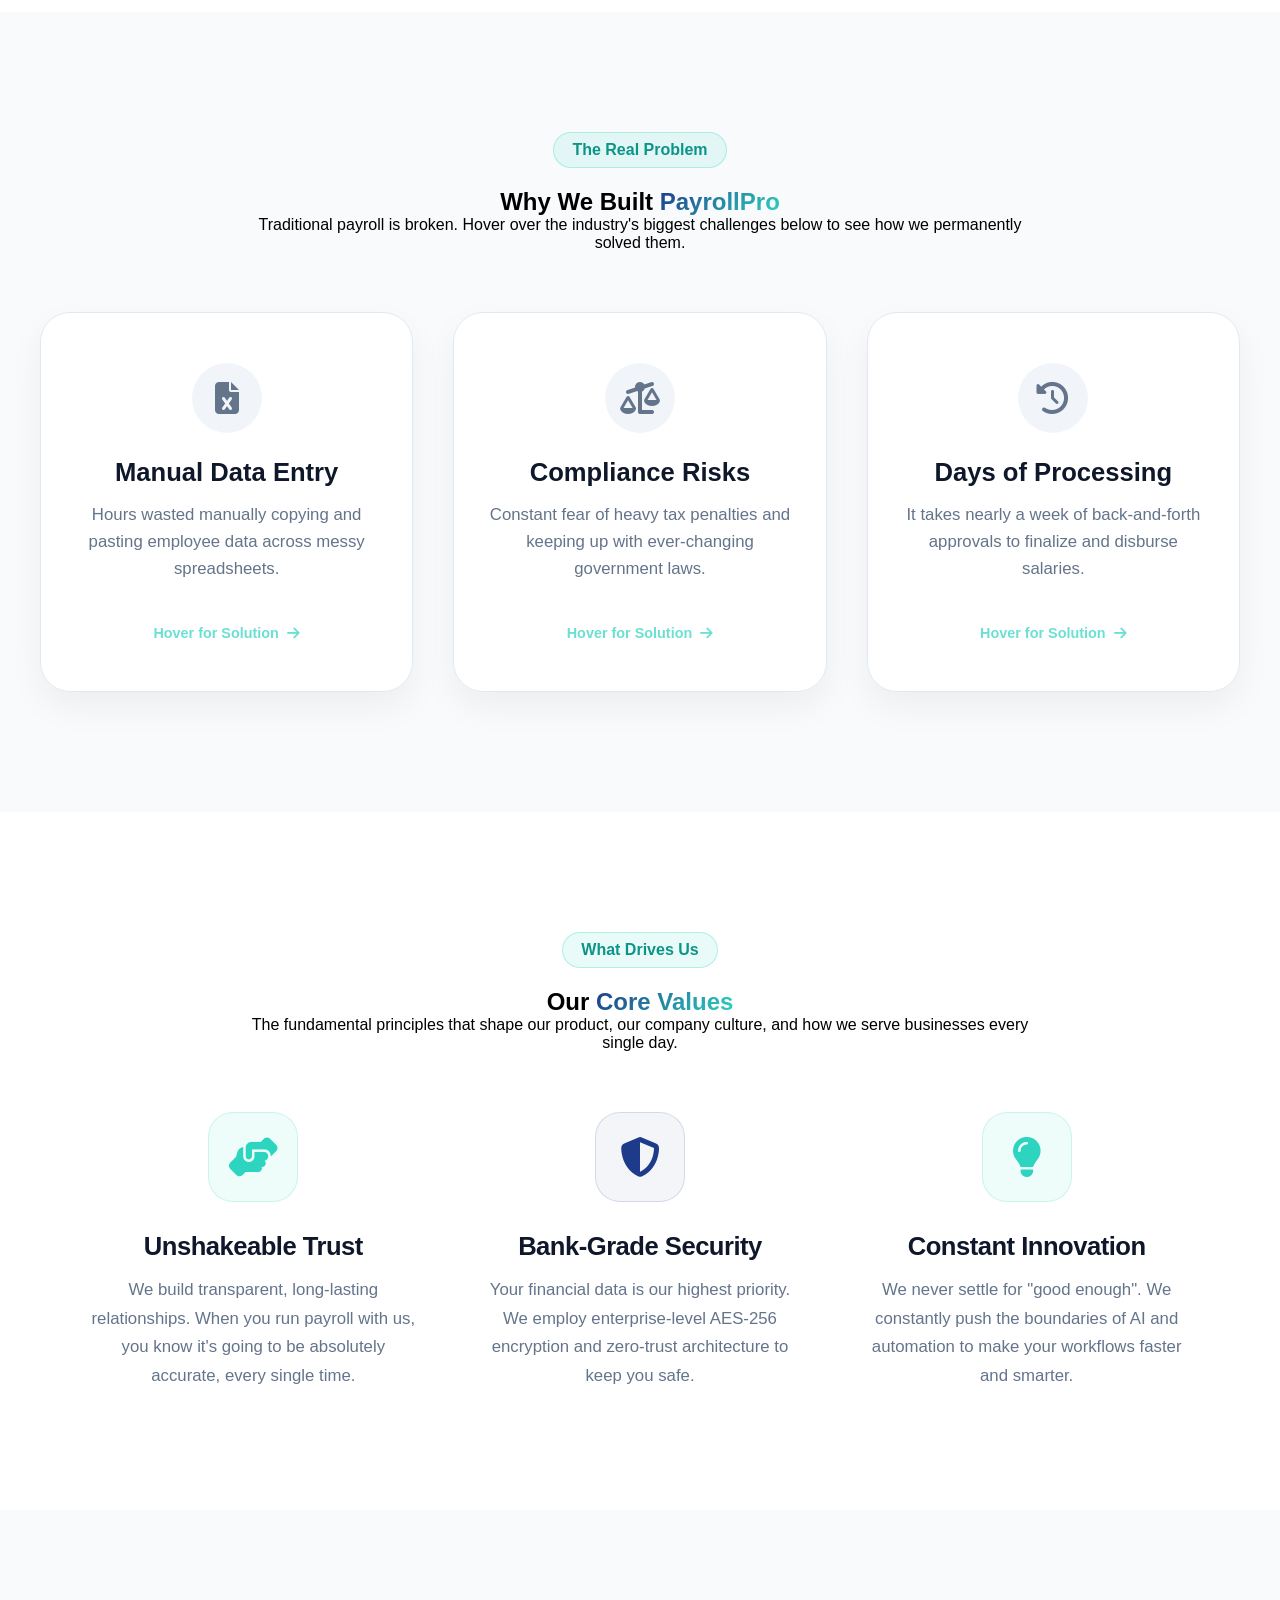
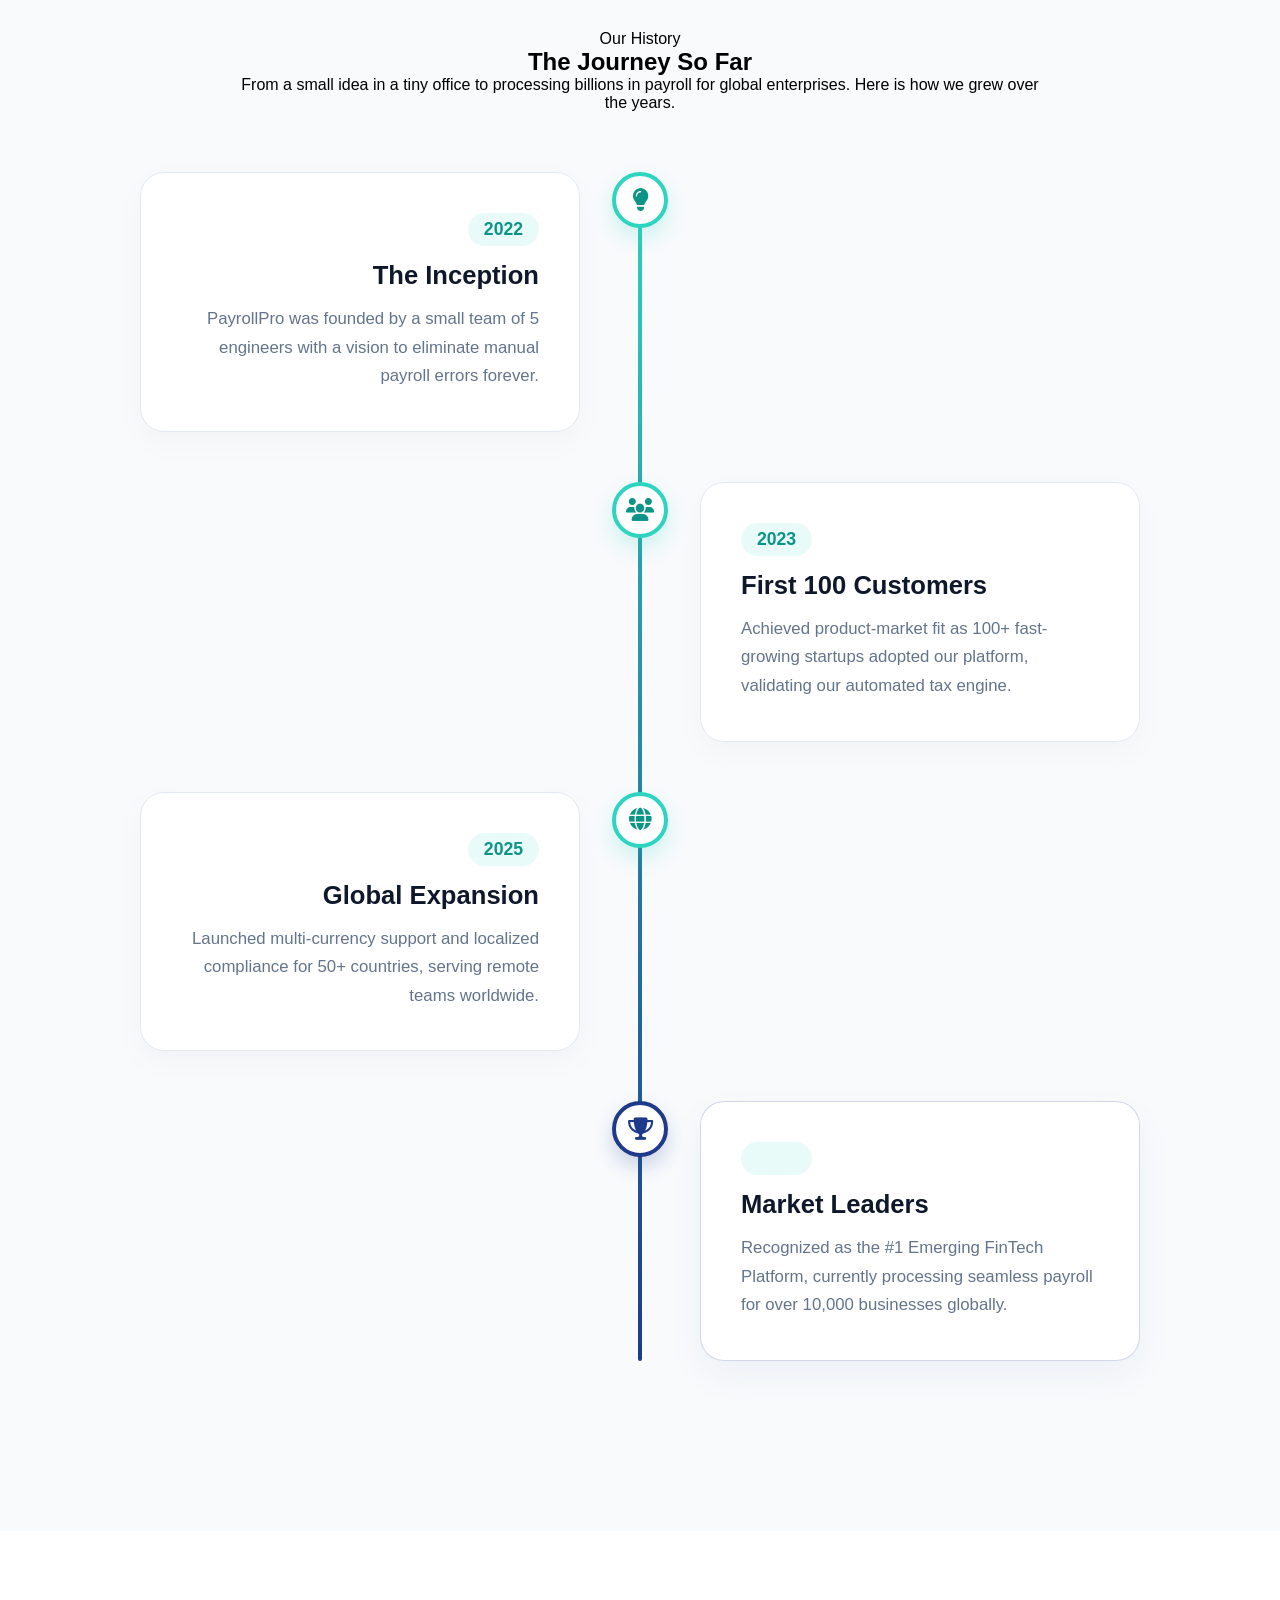
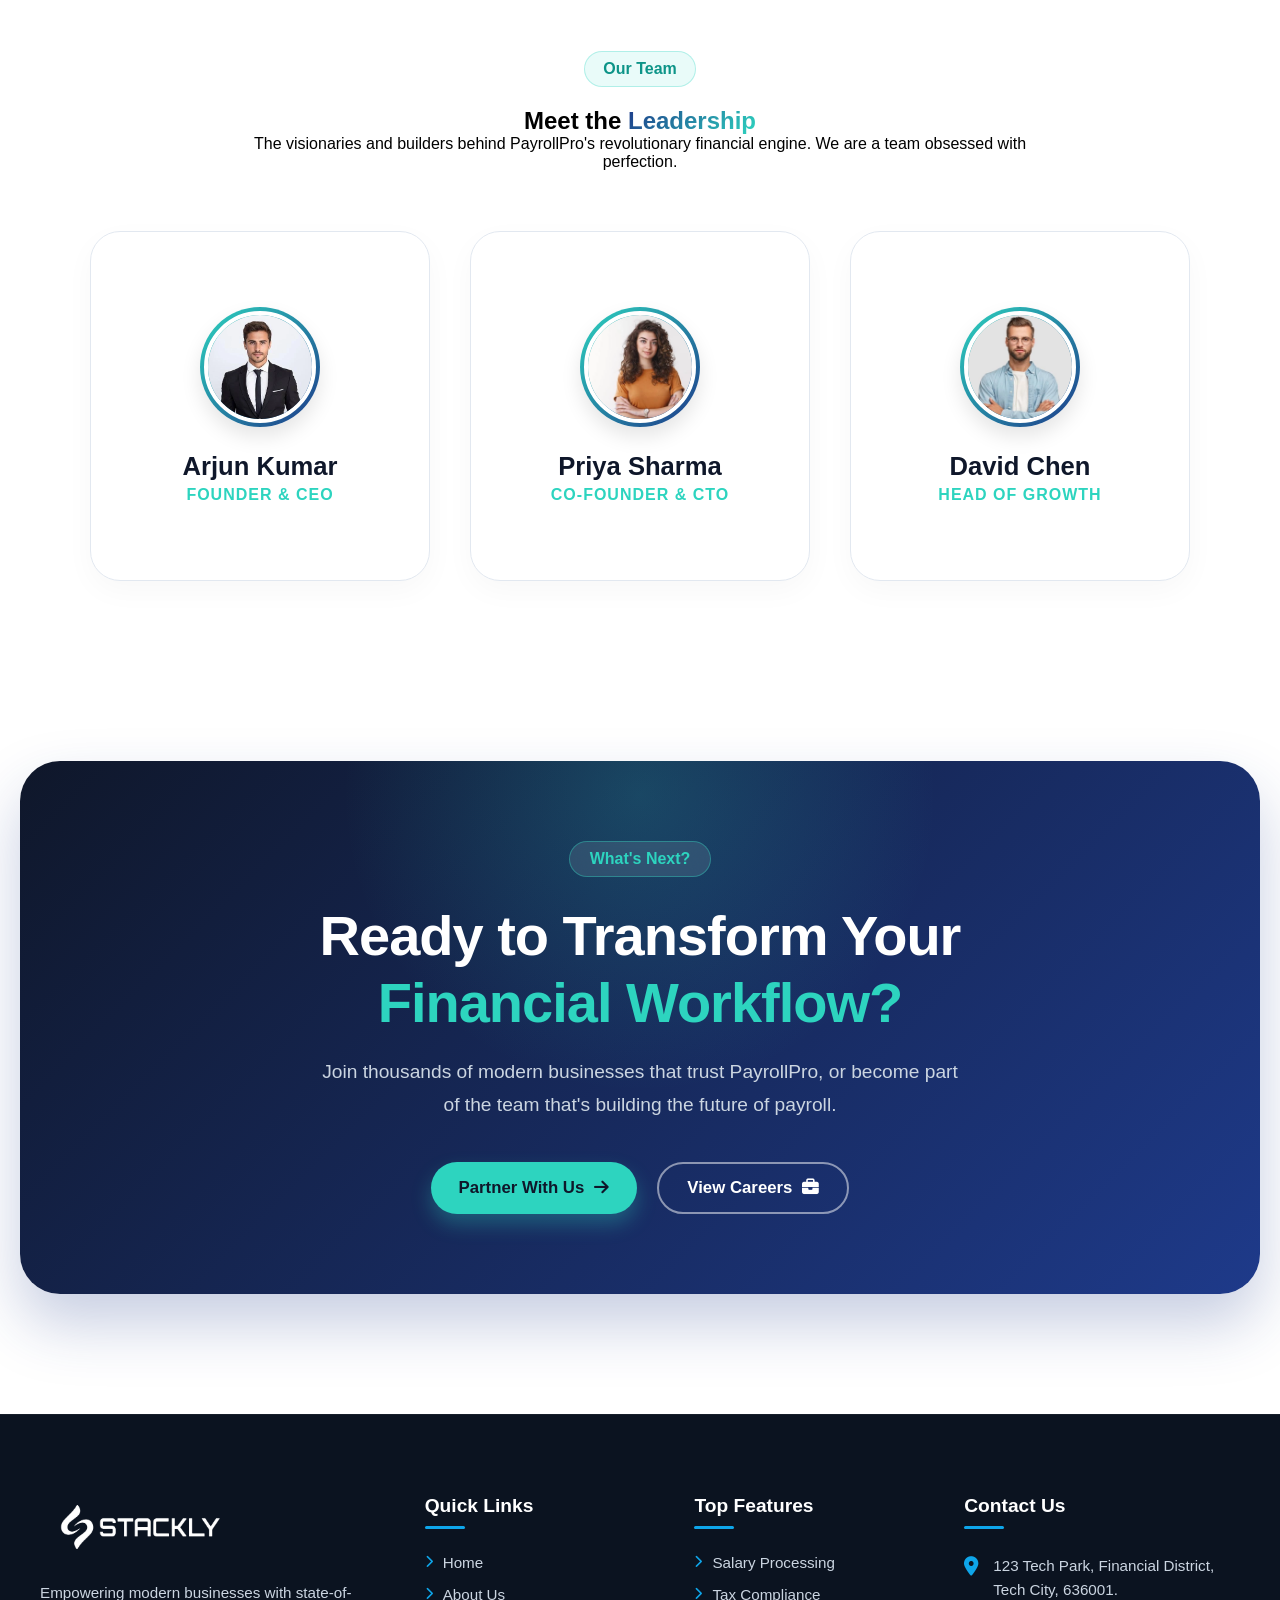
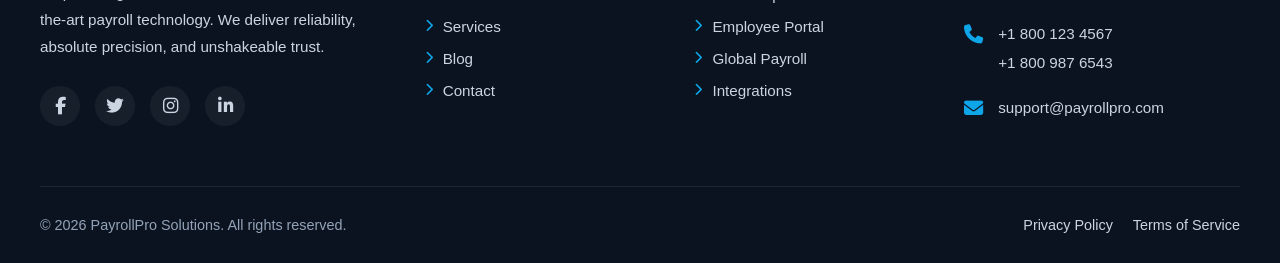
<file: about.html>
<!DOCTYPE html>
<html lang="en">
<head>
    <meta charset="UTF-8">
    <meta name="viewport" content="width=device-width, initial-scale=1.0">
    <title>About</title>
    <link rel="stylesheet" href="about.css">
    <link rel="stylesheet" href="payroll.css">
    <link href="https://unpkg.com/aos@2.3.1/dist/aos.css" rel="stylesheet">
    <link rel="stylesheet" href="https://cdnjs.cloudflare.com/ajax/libs/font-awesome/6.4.0/css/all.min.css" integrity="sha512-iecdLmaskl7CVkqkXNQ/ZH/XLlvWZOJyj7Yy7tcenmpD1ypASozpmT/E0iPtmFIB46ZmdtAc9eNBvH0H/ZpiBw==" crossorigin="anonymous" referrerpolicy="no-referrer" />
</head>
<body>

    
   <nav class="navbar">
        <div class="nav-container">
       
             <div class="logo">
               <a href="index.html" class="logo-container">
                <img src="./asset/logo.webp" alt="Company Logo" class="logo-img">
            </a>
            </div>

           
            <ul class="nav-menu" id="nav-menu">
                <li><a href="index.html" class="nav-item ">Home</a></li>
                <li><a href="about.html" class="nav-item active-link">About</a></li>
                <li><a href="services.html" class="nav-item">Services</a></li>
                <li><a href="blog.html" class="nav-item">Blog</a></li>
                <li><a href="contact.html" class="nav-item">Contact</a></li>
                <li><a href="login.html" class="login-btn nav-item">Login</a></li>
            </ul>

           
            <div class="hamburger" id="hamburger">
                
                <svg id="icon-open" xmlns="http://www.w3.org/2000/svg" width="30" height="30" viewBox="0 0 24 24" fill="none" stroke="currentColor" stroke-width="2.5" stroke-linecap="round" stroke-linejoin="round">
                    <line x1="3" y1="12" x2="21" y2="12"></line>
                    <line x1="3" y1="6" x2="21" y2="6"></line>
                    <line x1="3" y1="18" x2="21" y2="18"></line>
                </svg>
                
                <svg id="icon-close" class="hidden" xmlns="http://www.w3.org/2000/svg" width="30" height="30" viewBox="0 0 24 24" fill="none" stroke="currentColor" stroke-width="2.5" stroke-linecap="round" stroke-linejoin="round">
                    <line x1="18" y1="6" x2="6" y2="18"></line>
                    <line x1="6" y1="6" x2="18" y2="18"></line>
                </svg>
            </div>
        </div>
    </nav>

    
<section id="about-hero" class="about-hero-split">
     
    <div class="hero-bg-glow"></div>

    <div class="about-container split-layout">
        
         
        <div class="hero-text-side" data-aos="fade-up" data-aos-duration="1200">
            <div class="pill-badge teal-badge">
                <i class="fa-solid fa-flag"></i> Our Beginning
            </div>

            <h1 class="premium-hero-heading">
                Redefining Payroll for the <br>
                <span class="gradient-text-teal">Modern Era</span>
            </h1>

            <p class="premium-hero-desc">
                We started with a simple belief: paying your team shouldn't be a headache. Today, we empower thousands of businesses globally with zero-error, automated financial workflows.
            </p>
            
             
            <div class="hero-actions">
                <a href="404.html" class="premium-hover-btn filled-btn">
                    <span>Discover Our Mission</span>
                    <i class="fa-solid fa-arrow-right"></i>
                </a>
                <a href="404.html" class="premium-hover-btn outline-btn">
                    <span>Contact Us</span>
                </a>
            </div>
        </div>

         
        <div class="hero-image-side" data-aos="fade-up" data-aos-duration="1200" data-aos-delay="200">
            <div class="image-wrapper">
                <img src="./asset/pa2.webp" alt="PayrollPro Team">
                
                 
                <div class="floating-glass-badge-right">
                    <i class="fa-solid fa-star text-teal"></i>
                    <span>#1 Rated Platform</span>
                </div>
            </div>
        </div>

    </div>
</section>



 
<section id="mission-vision" class="mv-white-section">
    <div class="about-container">
        
         
        <div class="centered-header-wrapper" data-aos="fade-up" data-aos-duration="1000">
            <div class="pill-badge teal-badge">Our Purpose</div>
            <h2 class="modern-heading">
                Driven by <span class="gradient-text-teal">Ambition</span>
            </h2>
            <p class="modern-paragraph">
                Everything we build is rooted in our core desire to make financial workflows invisible, accurate, and effortless for businesses worldwide.
            </p>
        </div>

         
        <div class="mv-image-grid">
            
             
            <div class="mv-image-card" data-aos="fade-up" data-aos-duration="1000" data-aos-delay="100">
                 
                <img src="./asset/pa8.webp" alt="Our Mission" class="card-bg-img">
                
                 
                <div class="card-gradient-overlay"></div>
                
                 
                <div class="card-content-front">
                    <div class="icon-glass-circle">
                        <i class="fa-solid fa-bullseye"></i>
                    </div>
                    <h3 class="card-title">Our Mission</h3>
                    <p class="card-desc">
                        To eliminate manual payroll processing and compliance risks through cutting-edge technology. We save businesses hundreds of hours every month by fully automating operations with absolute precision.
                    </p>
                </div>
            </div>

             
            <div class="mv-image-card" data-aos="fade-up" data-aos-duration="1000" data-aos-delay="300">
                 
                <img src="./asset/pa9.webp" alt="Our Vision" class="card-bg-img">
                
                 
                <div class="card-gradient-overlay vision-overlay"></div>
                
                 
                <div class="card-content-front">
                    <div class="icon-glass-circle">
                        <i class="fa-solid fa-earth-americas"></i>
                    </div>
                    <h3 class="card-title">Our Vision</h3>
                    <p class="card-desc">
                        To become the world’s most trusted financial operating system for modern enterprises. We envision a future where paying global remote teams is as simple, fast, and secure as sending a text message.
                    </p>
                </div>
            </div>

        </div>
    </div>
</section>



 
<section id="why-we-exist" class="why-exist-flip-section">
    <div class="about-container">
        
         
        <div class="centered-header-wrapper" data-aos="fade-up" data-aos-duration="1000">
            <div class="pill-badge teal-badge">The Real Problem</div>
            <h2 class="modern-heading">
                Why We Built <span class="gradient-text-teal">PayrollPro</span>
            </h2>
            <p class="modern-paragraph">
                Traditional payroll is broken. Hover over the industry's biggest challenges below to see how we permanently solved them.
            </p>
        </div>

         
        <div class="flip-grid">
            
             
            <div class="flip-card" data-aos="fade-up" data-aos-delay="100">
                <div class="flip-card-inner">
                     
                    <div class="flip-card-front">
                        <div class="problem-icon"><i class="fa-solid fa-file-excel"></i></div>
                        <h3>Manual Data Entry</h3>
                        <p>Hours wasted manually copying and pasting employee data across messy spreadsheets.</p>
                        <span class="hover-hint">Hover for Solution <i class="fa-solid fa-arrow-right"></i></span>
                    </div>
                     
                    <div class="flip-card-back">
                        <div class="solution-icon"><i class="fa-solid fa-bolt"></i></div>
                        <h3>100% Automated</h3>
                        <p>Seamless, real-time data sync across all your HR systems with zero manual intervention.</p>
                    </div>
                </div>
            </div>

             
            <div class="flip-card" data-aos="fade-up" data-aos-delay="200">
                <div class="flip-card-inner">
                    <div class="flip-card-front">
                        <div class="problem-icon"><i class="fa-solid fa-scale-unbalanced"></i></div>
                        <h3>Compliance Risks</h3>
                        <p>Constant fear of heavy tax penalties and keeping up with ever-changing government laws.</p>
                        <span class="hover-hint">Hover for Solution <i class="fa-solid fa-arrow-right"></i></span>
                    </div>
                    <div class="flip-card-back">
                        <div class="solution-icon"><i class="fa-solid fa-shield-halved"></i></div>
                        <h3>Auto-Updated Laws</h3>
                        <p>Our built-in legal engine automatically updates tax brackets and compliance rules for you.</p>
                    </div>
                </div>
            </div>

             
            <div class="flip-card" data-aos="fade-up" data-aos-delay="300">
                <div class="flip-card-inner">
                    <div class="flip-card-front">
                        <div class="problem-icon"><i class="fa-solid fa-clock-rotate-left"></i></div>
                        <h3>Days of Processing</h3>
                        <p>It takes nearly a week of back-and-forth approvals to finalize and disburse salaries.</p>
                        <span class="hover-hint">Hover for Solution <i class="fa-solid fa-arrow-right"></i></span>
                    </div>
                    <div class="flip-card-back">
                        <div class="solution-icon"><i class="fa-solid fa-rocket"></i></div>
                        <h3>Processed in Minutes</h3>
                        <p>Run full payroll cycles and disburse funds to thousands of employees with a single click.</p>
                    </div>
                </div>
            </div>

        </div>
    </div>
</section>


 
<section id="core-values" class="core-values-cardless">
    <div class="about-container">
        
         
        <div class="centered-header-wrapper" data-aos="fade-up" data-aos-duration="1000">
            <div class="pill-badge teal-badge">What Drives Us</div>
            <h2 class="modern-heading">
                Our <span class="gradient-text-teal">Core Values</span>
            </h2>
            <p class="modern-paragraph">
                The fundamental principles that shape our product, our company culture, and how we serve businesses every single day.
            </p>
        </div>

         
        <div class="values-cardless-grid">
            
             
            <div class="value-item-cardless" data-aos="fade-up" data-aos-duration="1000" data-aos-delay="100">
                <div class="value-icon-wrapper">
                    <i class="fa-solid fa-handshake-angle"></i>
                </div>
                <h3 class="value-title">Unshakeable Trust</h3>
                <p class="value-desc">
                    We build transparent, long-lasting relationships. When you run payroll with us, you know it's going to be absolutely accurate, every single time.
                </p>
            </div>

             
            <div class="value-item-cardless" data-aos="fade-up" data-aos-duration="1000" data-aos-delay="200">
                <div class="value-icon-wrapper text-blue">
                    <i class="fa-solid fa-shield-halved"></i>
                </div>
                <h3 class="value-title">Bank-Grade Security</h3>
                <p class="value-desc">
                    Your financial data is our highest priority. We employ enterprise-level AES-256 encryption and zero-trust architecture to keep you safe.
                </p>
            </div>

             
            <div class="value-item-cardless" data-aos="fade-up" data-aos-duration="1000" data-aos-delay="300">
                <div class="value-icon-wrapper">
                    <i class="fa-solid fa-lightbulb"></i>
                </div>
                <h3 class="value-title">Constant Innovation</h3>
                <p class="value-desc">
                    We never settle for "good enough". We constantly push the boundaries of AI and automation to make your workflows faster and smarter.
                </p>
            </div>

        </div>
    </div>
</section>


 
<section id="journey" class="timeline-premium-section">
    <div class="about-container">
        
         
        <div class="centered-header-wrapper" data-aos="fade-up" data-aos-duration="1000">
            <div class="pill-badge light-badge">Our History</div>
            <h2 class="modern-heading">
                The <span class="gradient-text">Journey</span> So Far
            </h2>
            <p class="modern-paragraph">
                From a small idea in a tiny office to processing billions in payroll for global enterprises. Here is how we grew over the years.
            </p>
        </div>

         
        <div class="timeline-wrapper">
            
             
            <div class="timeline-item" data-aos="fade-up" data-aos-duration="1000">
                <div class="timeline-dot"><i class="fa-solid fa-lightbulb"></i></div>
                <div class="timeline-card">
                    <span class="timeline-year">2022</span>
                    <h3 class="timeline-title">The Inception</h3>
                    <p class="timeline-desc">PayrollPro was founded by a small team of 5 engineers with a vision to eliminate manual payroll errors forever.</p>
                </div>
            </div>

             
            <div class="timeline-item" data-aos="fade-up" data-aos-duration="1000">
                <div class="timeline-dot"><i class="fa-solid fa-users"></i></div>
                <div class="timeline-card">
                    <span class="timeline-year">2023</span>
                    <h3 class="timeline-title">First 100 Customers</h3>
                    <p class="timeline-desc">Achieved product-market fit as 100+ fast-growing startups adopted our platform, validating our automated tax engine.</p>
                </div>
            </div>

             
            <div class="timeline-item" data-aos="fade-up" data-aos-duration="1000">
                <div class="timeline-dot"><i class="fa-solid fa-globe"></i></div>
                <div class="timeline-card">
                    <span class="timeline-year">2025</span>
                    <h3 class="timeline-title">Global Expansion</h3>
                    <p class="timeline-desc">Launched multi-currency support and localized compliance for 50+ countries, serving remote teams worldwide.</p>
                </div>
            </div>

             
            <div class="timeline-item" data-aos="fade-up" data-aos-duration="1000">
                <div class="timeline-dot text-blue"><i class="fa-solid fa-trophy"></i></div>
                <div class="timeline-card highlight-card">
                    <span class="timeline-year gradient-text-teal">2026</span>
                    <h3 class="timeline-title">Market Leaders</h3>
                    <p class="timeline-desc">Recognized as the #1 Emerging FinTech Platform, currently processing seamless payroll for over 10,000 businesses globally.</p>
                </div>
            </div>

        </div>
    </div>
</section>


 
<section id="leadership" class="leadership-premium-section">
    <div class="about-container">
        
         
        <div class="centered-header-wrapper" data-aos="fade-up" data-aos-duration="1000">
            <div class="pill-badge teal-badge">Our Team</div>
            <h2 class="modern-heading">
                Meet the <span class="gradient-text-teal">Leadership</span>
            </h2>
            <p class="modern-paragraph">
                The visionaries and builders behind PayrollPro's revolutionary financial engine. We are a team obsessed with perfection.
            </p>
        </div>

         
        <div class="team-grid">
            
             
            <div class="team-card" data-aos="fade-up" data-aos-duration="1000" data-aos-delay="100">
                <div class="team-card-inner">
                     
                    <div class="team-img-wrapper">
                        <img src="./asset/man1.webp" alt="Arjun Kumar">
                    </div>
                    
                    <div class="team-info">
                        <h3 class="team-name">Arjun Kumar</h3>
                        <span class="team-role text-teal">Founder & CEO</span>
                    </div>
                    
                     
                    <div class="glass-overlay">
                        <div class="glass-content">
                            <p>Ex-FinTech Director with 15+ years of experience in global financial compliance and enterprise scaling.</p>
                            <div class="team-socials">
                                <a href="404.html"><i class="fa-brands fa-linkedin-in"></i></a>
                                <a href="404.html"><i class="fab fa-twitter"></i></a>
                                <a href="404.html"><i class="fa-solid fa-envelope"></i></a>
                            </div>
                        </div>
                    </div>
                </div>
            </div>

             
            <div class="team-card" data-aos="fade-up" data-aos-duration="1000" data-aos-delay="200">
                <div class="team-card-inner">
                     
                    <div class="team-img-wrapper">
                        <img src="./asset/woman1.webp" alt="Priya Sharma">
                    </div>
                    
                    <div class="team-info">
                        <h3 class="team-name">Priya Sharma</h3>
                        <span class="team-role text-teal">Co-Founder & CTO</span>
                    </div>
                    
                     
                    <div class="glass-overlay">
                        <div class="glass-content">
                            <p>Former Lead Architect at top SaaS companies. Passionate about AI, automation, and zero-trust security.</p>
                            <div class="team-socials">
                                <a href="404.html"><i class="fa-brands fa-linkedin-in"></i></a>
                                <a href="404.html"><i class="fab fa-twitter"></i></a>
                                <a href="404.html"><i class="fa-solid fa-envelope"></i></a>
                            </div>
                        </div>
                    </div>
                </div>
            </div>

             
            <div class="team-card" data-aos="fade-up" data-aos-duration="1000" data-aos-delay="300">
                <div class="team-card-inner">
                     
                    <div class="team-img-wrapper">
                        <img src="./asset/man3.webp" alt="David Chen">
                    </div>
                    
                    <div class="team-info">
                        <h3 class="team-name">David Chen</h3>
                        <span class="team-role text-teal">Head of Growth</span>
                    </div>
                    
                     
                    <div class="glass-overlay">
                        <div class="glass-content">
                            <p>Mastermind behind our global expansion. David specializes in B2B growth and customer success strategies.</p>
                            <div class="team-socials">
                                <a href="404.html"><i class="fa-brands fa-linkedin-in"></i></a>
                                <a href="404.html"><i class="fab fa-twitter"></i></a>
                                <a href="404.html"><i class="fa-solid fa-envelope"></i></a>
                            </div>
                        </div>
                    </div>
                </div>
            </div>

        </div>
    </div>
</section>


 
<section id="cta" class="about-cta-section">
    <div class="about-container">
        
         
        <div class="cta-premium-banner" data-aos="zoom-in-up" data-aos-duration="1000">
            
             
            <div class="cta-glow-circle"></div>
            
            <div class="cta-content">
                <div class="pill-badge dark-badge" data-aos="fade-down" data-aos-delay="200">What's Next?</div>
                
                <h2 class="cta-heading" data-aos="fade-up" data-aos-delay="300">
                    Ready to Transform Your <br>
                    <span class="text-teal">Financial Workflow?</span>
                </h2>
                
                <p class="cta-paragraph" data-aos="fade-up" data-aos-delay="400">
                    Join thousands of modern businesses that trust PayrollPro, or become part of the team that's building the future of payroll.
                </p>
                
                 
                <div class="cta-actions" data-aos="fade-up" data-aos-delay="500">
                    <a href="404.html" class="premium-hover-btn filled-teal-btn">
                        <span>Partner With Us</span>
                        <i class="fa-solid fa-arrow-right"></i>
                    </a>
                    <a href="404.html" class="premium-hover-btn outline-white-btn">
                        <span>View Careers</span>
                        <i class="fa-solid fa-briefcase"></i>
                    </a>
                </div>
            </div>
            
        </div>
    </div>
</section>



<footer class="premium-footer">
    <div class="footer-container">
        
         
        <div class="footer-grid scroll-up-anim">
            
             
            <div class="footer-col brand-col">
                <div class="footer-logo">
                     <a href="index.html" class="logo-container">
                <img src="./asset/logo.webp" alt="Company Logo" class="logo-img">
            </a>
                </div>
                <p class="footer-desc">
                    Empowering modern businesses with state-of-the-art payroll technology. We deliver reliability, absolute precision, and unshakeable trust.
                </p>
                <div class="footer-socials">
                    <a href="404.html"><i class="fa-brands fa-facebook-f"></i></a>
                    <a href="404.html"><i class="fa-brands fa-twitter"></i></a>
                    <a href="404.html"><i class="fa-brands fa-instagram"></i></a>
                    <a href="404.html"><i class="fa-brands fa-linkedin-in"></i></a>
                </div>
            </div>

             
            <div class="footer-col">
                <h4 class="footer-heading">Quick Links</h4>
                <ul class="footer-links">
                    <li><a href="index.html"><i class="fa-solid fa-chevron-right"></i> Home</a></li>
                    <li><a href="about.html"><i class="fa-solid fa-chevron-right"></i> About Us</a></li>
                    <li><a href="services.html"><i class="fa-solid fa-chevron-right"></i> Services</a></li>
                    <li><a href="blog.html"><i class="fa-solid fa-chevron-right"></i> Blog</a></li>
                    <li><a href="contact.html"><i class="fa-solid fa-chevron-right"></i> Contact</a></li>
                </ul>
            </div>

             
            <div class="footer-col">
                <h4 class="footer-heading">Top Features</h4>
                <ul class="footer-links">
                    <li><a href="404.html"><i class="fa-solid fa-chevron-right"></i> Salary Processing</a></li>
                    <li><a href="404.html"><i class="fa-solid fa-chevron-right"></i> Tax Compliance</a></li>
                    <li><a href="404.html"><i class="fa-solid fa-chevron-right"></i> Employee Portal</a></li>
                    <li><a href="404.html"><i class="fa-solid fa-chevron-right"></i> Global Payroll</a></li>
                    <li><a href="404.html"><i class="fa-solid fa-chevron-right"></i> Integrations</a></li>
                </ul>
            </div>

             
            <div class="footer-col contact-col">
                <h4 class="footer-heading">Contact Us</h4>
                <ul class="footer-contact-info">
                    <li>
                        <i class="fa-solid fa-location-dot"></i>
                        <span>123 Tech Park, Financial District,<br>Tech City, 636001.</span>
                    </li>
                    <li>
                        <i class="fa-solid fa-phone"></i>
                        <div class="phone-numbers">
                            <span>+1 800 123 4567</span>
                            <span>+1 800 987 6543</span>
                        </div>
                    </li>
                    <li>
                        <i class="fa-solid fa-envelope"></i>
                        <span>support@payrollpro.com</span>
                    </li>
                </ul>
            </div>

        </div>

         
        <div class="footer-bottom scroll-up-anim delay-1">
            <div class="copyright-text">
                &copy; 2026 PayrollPro Solutions. All rights reserved.
            </div>
            <div class="legal-links">
                <a href="404.html">Privacy Policy</a>
                <a href="404.html">Terms of Service</a>
            </div>
        </div>

    </div>
</footer>





    <script src="https://unpkg.com/aos@2.3.1/dist/aos.js"></script>
    <script src="main.js"></script>


    <script>
        document.addEventListener('DOMContentLoaded', function() {
    AOS.init({
        once: true,
        offset: 50,
        easing: 'ease-out-cubic', 
        duration: 800
    });
});
    </script>
</body>
</html>
</file>
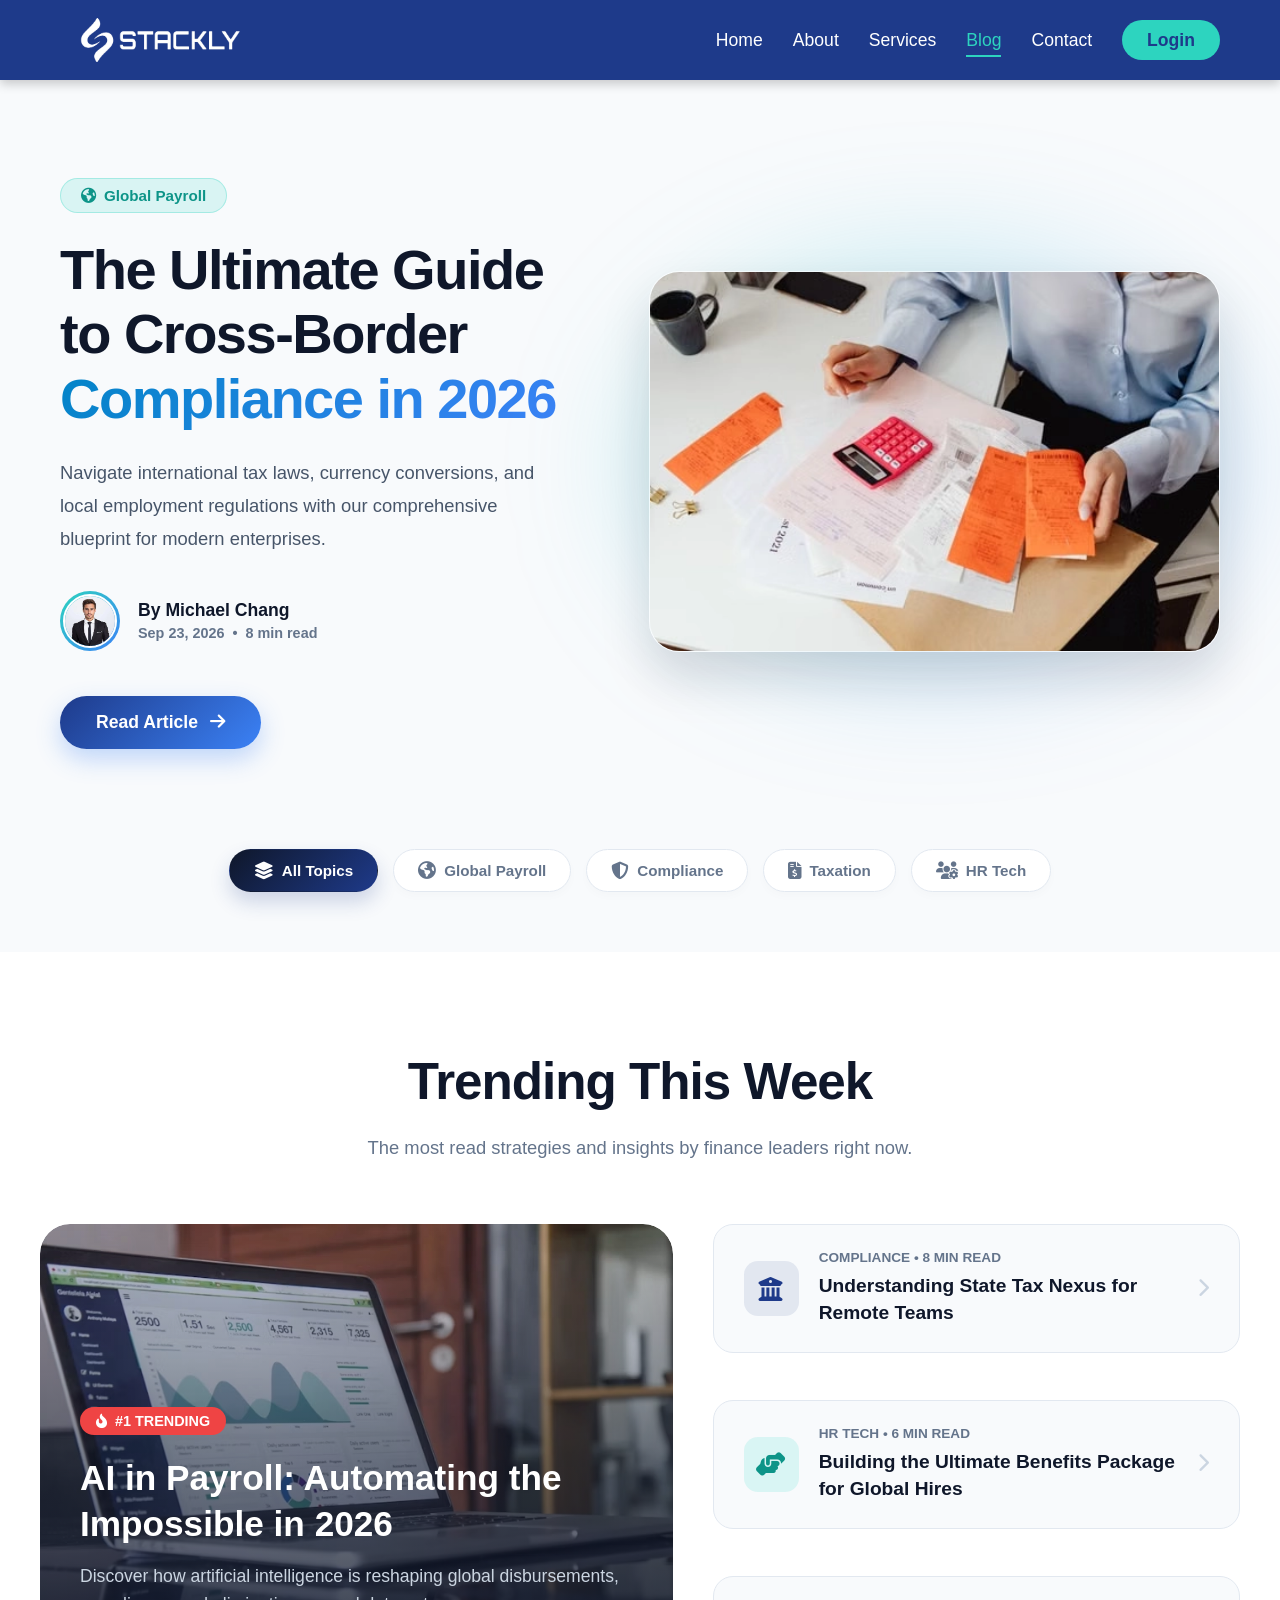
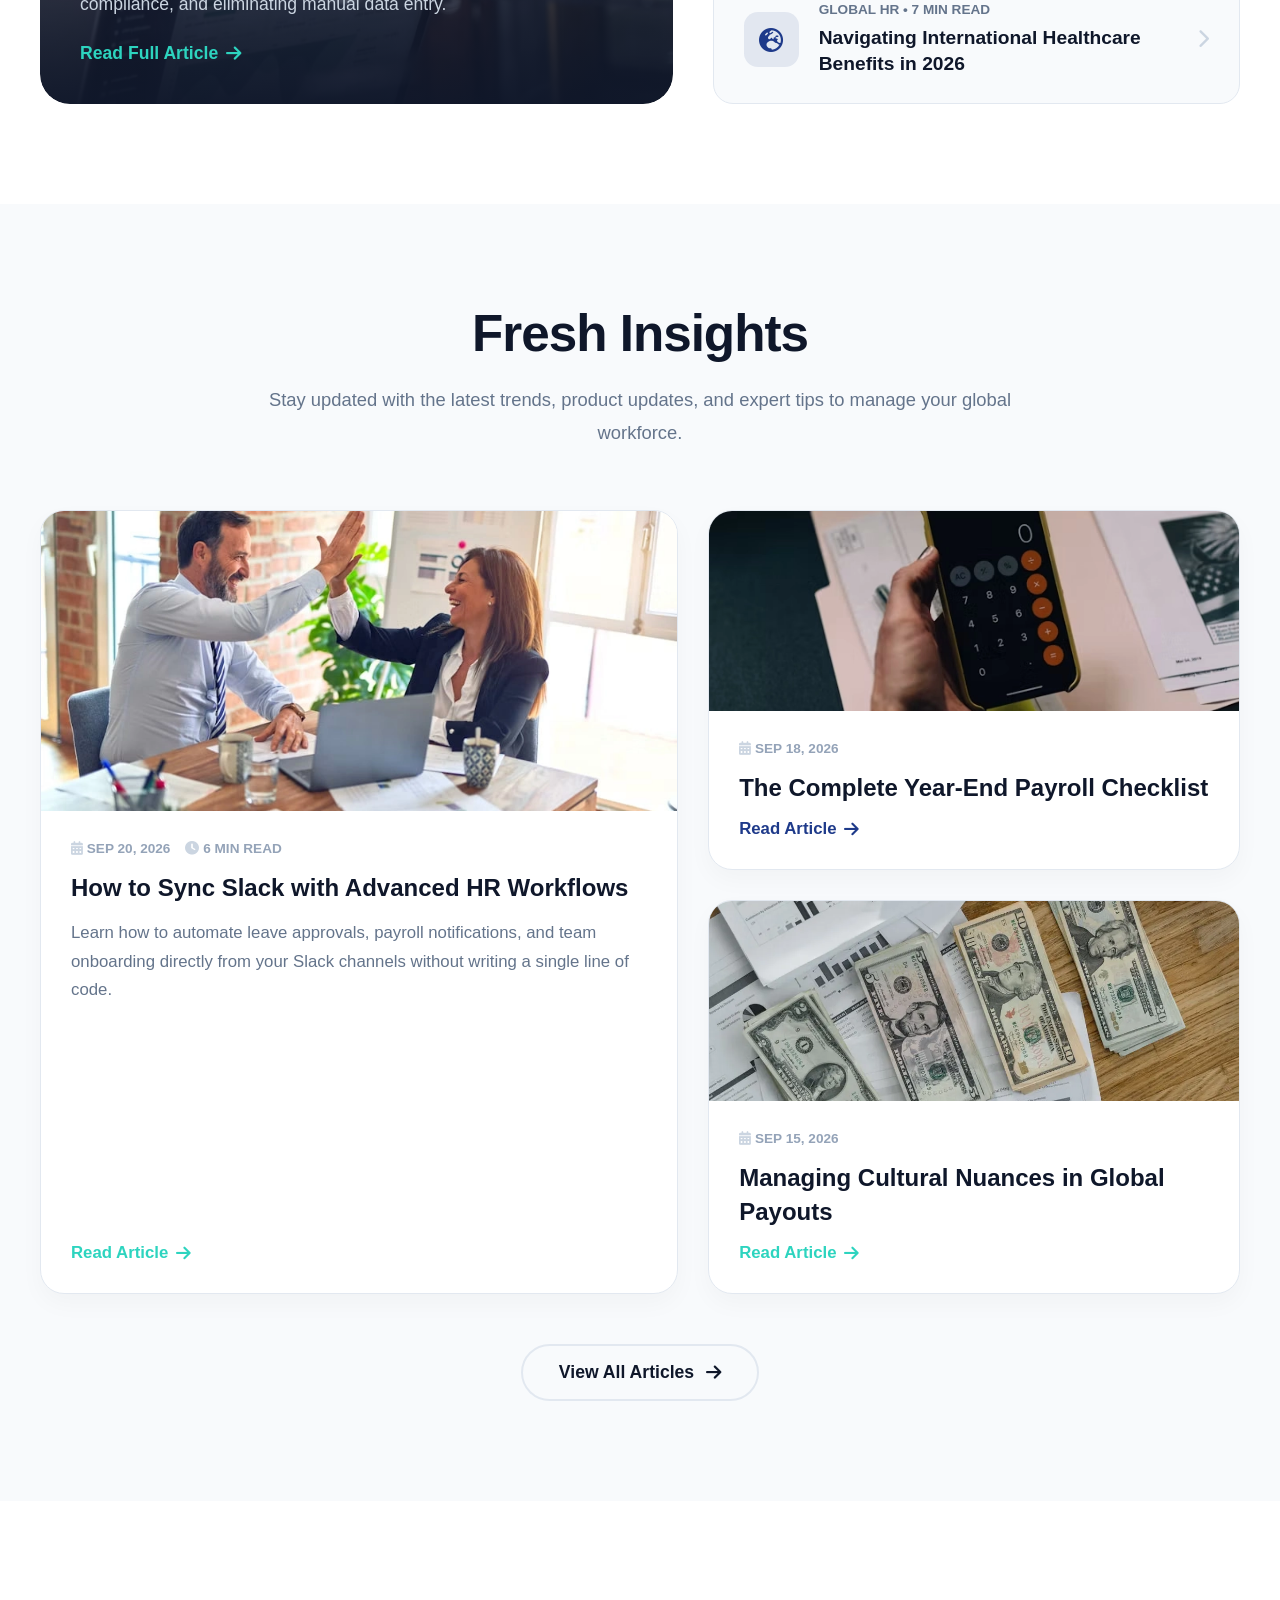
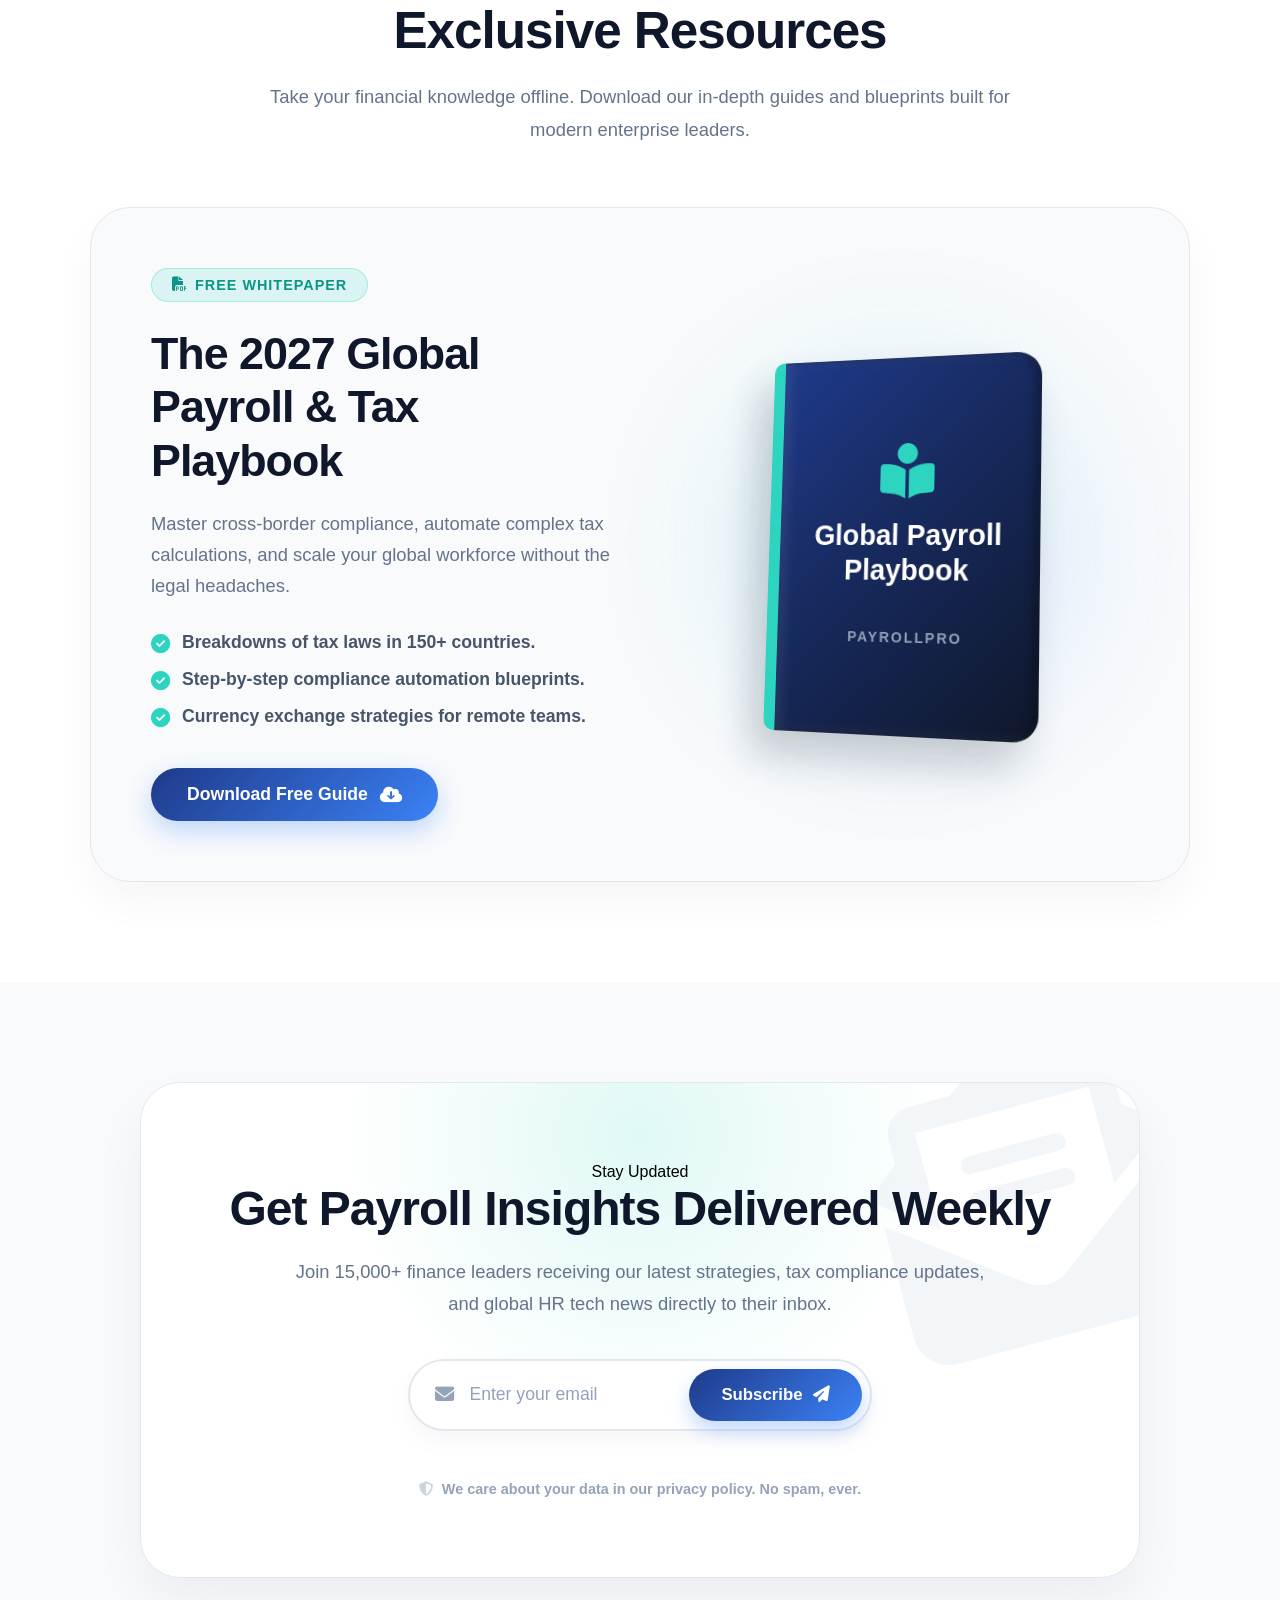
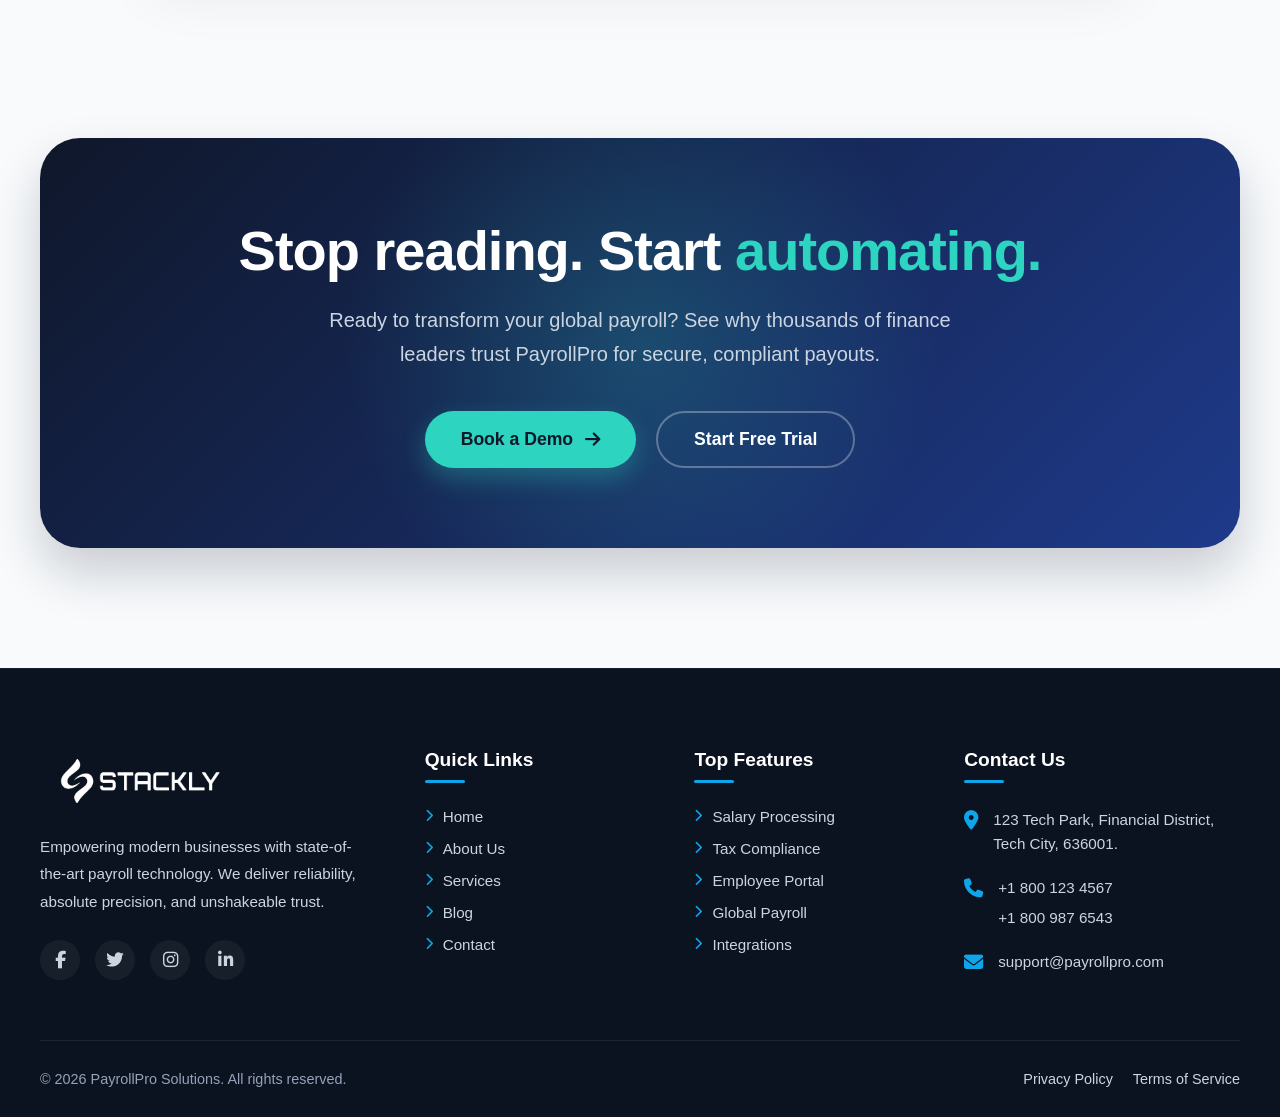
<file: blog.html>
<!DOCTYPE html>
<html lang="en">
<>
    <meta charset="UTF-8">
    <meta name="viewport" content="width=device-width, initial-scale=1.0">
    <title>Blog</title>
      <link rel="stylesheet" href="blog.css">
    <link rel="stylesheet" href="payroll.css">
    <link href="https://unpkg.com/aos@2.3.1/dist/aos.css" rel="stylesheet">
    <link rel="stylesheet" href="https://cdnjs.cloudflare.com/ajax/libs/font-awesome/6.4.0/css/all.min.css" integrity="sha512-iecdLmaskl7CVkqkXNQ/ZH/XLlvWZOJyj7Yy7tcenmpD1ypASozpmT/E0iPtmFIB46ZmdtAc9eNBvH0H/ZpiBw==" crossorigin="anonymous" referrerpolicy="no-referrer" />
</head>
<body>
    <nav class="navbar">
        <div class="nav-container">
            
            <div class="logo">
               <a href="index.html" class="logo-container">
                <img src="./asset/logo.webp" alt="Company Logo" class="logo-img">
            </a>
            </div>

           
           <ul class="nav-menu" id="nav-menu">
                <li><a href="index.html" class="nav-item">Home</a></li>
                <li><a href="about.html" class="nav-item">About</a></li>
                <li><a href="services.html" class="nav-item">Services</a></li>
                <li><a href="blog.html" class="nav-item active-link">Blog</a></li>
                <li><a href="contact.html" class="nav-item">Contact</a></li>
                <li><a href="login.html" class="login-btn nav-item">Login</a></li>
            </ul>

           
            <div class="hamburger" id="hamburger">
                
                <svg id="icon-open" xmlns="http://www.w3.org/2000/svg" width="30" height="30" viewBox="0 0 24 24" fill="none" stroke="currentColor" stroke-width="2.5" stroke-linecap="round" stroke-linejoin="round">
                    <line x1="3" y1="12" x2="21" y2="12"></line>
                    <line x1="3" y1="6" x2="21" y2="6"></line>
                    <line x1="3" y1="18" x2="21" y2="18"></line>
                </svg>
                
                <svg id="icon-close" class="hidden" xmlns="http://www.w3.org/2000/svg" width="30" height="30" viewBox="0 0 24 24" fill="none" stroke="currentColor" stroke-width="2.5" stroke-linecap="round" stroke-linejoin="round">
                    <line x1="18" y1="6" x2="6" y2="18"></line>
                    <line x1="6" y1="6" x2="18" y2="18"></line>
                </svg>
            </div>
        </div>
    </nav>


     
<section id="blog-hero" class="blog-premium-hero-v2">
    <div class="hero-split-layout-v2">
        
         
        <div class="hero-content-left-v2">
            
            <div class="category-pill-v2 css-fade-up">
                <i class="fa-solid fa-earth-americas"></i> Global Payroll
            </div>
            
            <h1 class="hero-insight-title-v2 css-fade-up delay-1">
                The Ultimate Guide to Cross-Border <br>
                <span class="gradient-text-blue-v2">Compliance in 2026</span>
            </h1>
            
            <p class="hero-insight-desc-v2 css-fade-up delay-2">
                Navigate international tax laws, currency conversions, and local employment regulations with our comprehensive blueprint for modern enterprises.
            </p>
            
             
            <div class="hero-author-meta-v2 css-fade-up delay-3">
                <div class="avatar-ring-v2">
                    <img src="./asset/man1.webp" alt="Michael Chang" class="meta-avatar-v2">
                </div>
                <div class="meta-info-v2">
                    <span class="meta-name-v2">By Michael Chang</span>
                    <span class="meta-date-v2">Sep 23, 2026 &nbsp;&bull;&nbsp; 8 min read</span>
                </div>
            </div>
            
             
            <div class="hero-action-v2 css-fade-up delay-4">
                <a href="404.html" class="premium-button-v2">
                    <span>Read Article</span>
                    <i class="fa-solid fa-arrow-right icon-move"></i>
                </a>
            </div>
            
        </div>

         
        <div class="hero-image-right-v2 css-slide-in-right">
             
            <div class="image-glow-backdrop-v2"></div>
            
             
            <div class="floating-image-wrapper">
                <img src="./asset/pa10.webp" alt="Global Payroll Compliance" class="hero-insight-img-v2">
            </div>
        </div>

    </div>
</section>


 
<section id="blog-filters" class="blog-filters-premium">
    <div class="filters-container">
        
     

         
        <div class="category-pills-wrapper css-fade-up delay-1">
            <a href="404.html" class="cat-pill active">
                <i class="fa-solid fa-layer-group"></i> All Topics
            </a>
            <a href="404.html" class="cat-pill">
                <i class="fa-solid fa-earth-americas"></i> Global Payroll
            </a>
            <a href="404.html" class="cat-pill">
                <i class="fa-solid fa-shield-halved"></i> Compliance
            </a>
            <a href="404.html" class="cat-pill">
                <i class="fa-solid fa-file-invoice-dollar"></i> Taxation
            </a>
            <a href="404.html" class="cat-pill">
                <i class="fa-solid fa-users-gear"></i> HR Tech
            </a>
        </div>

    </div>
</section>



 
<section id="trending-posts" class="trending-magazine-section">
    <div class="services-container">
        
         
        <div class="universal-center-header css-fade-down">
            <h2 class="modern-heading">
                Trending <span class="gradient-text-teal">This Week</span>
            </h2>
            <p class="modern-paragraph">
                The most read strategies and insights by finance leaders right now.
            </p>
        </div>

         
        <div class="magazine-layout-wrapper">
            
             
            <a href="404.html" class="mag-hero-card css-slide-in-left">
                 
                <img src="./asset/pa13.webp" alt="AI in Payroll" class="mag-hero-bg">
                 
                <div class="mag-hero-overlay"></div>
                
                 
                <div class="mag-hero-content">
                    <span class="mag-badge"><i class="fa-solid fa-fire-flame-curved"></i> #1 Trending</span>
                    <h3 class="mag-hero-title">AI in Payroll: Automating the Impossible in 2026</h3>
                    <p class="mag-hero-desc">Discover how artificial intelligence is reshaping global disbursements, compliance, and eliminating manual data entry.</p>
                    <div class="mag-read-more">
                        Read Full Article <i class="fa-solid fa-arrow-right"></i>
                    </div>
                </div>
            </a>

             
            <div class="mag-stacked-list">
                
                <a href="404.html" class="mag-list-card css-slide-in-right delay-1">
                    <div class="mag-list-icon icon-blue">
                        <i class="fa-solid fa-building-columns"></i>
                    </div>
                    <div class="mag-list-text">
                        <span class="mag-list-meta">Compliance &bull; 8 min read</span>
                        <h4 class="mag-list-title">Understanding State Tax Nexus for Remote Teams</h4>
                    </div>
                    <div class="mag-list-arrow"><i class="fa-solid fa-chevron-right"></i></div>
                </a>

                <a href="404.html" class="mag-list-card css-slide-in-right delay-2">
                    <div class="mag-list-icon icon-teal">
                        <i class="fa-solid fa-handshake-angle"></i>
                    </div>
                    <div class="mag-list-text">
                        <span class="mag-list-meta">HR Tech &bull; 6 min read</span>
                        <h4 class="mag-list-title">Building the Ultimate Benefits Package for Global Hires</h4>
                    </div>
                    <div class="mag-list-arrow"><i class="fa-solid fa-chevron-right"></i></div>
                </a>

                <a href="404.html" class="mag-list-card css-slide-in-right delay-3">
                    <div class="mag-list-icon icon-blue">
                        <i class="fa-solid fa-earth-europe"></i>
                    </div>
                    <div class="mag-list-text">
                        <span class="mag-list-meta">Global HR &bull; 7 min read</span>
                        <h4 class="mag-list-title">Navigating International Healthcare Benefits in 2026</h4>
                    </div>
                    <div class="mag-list-arrow"><i class="fa-solid fa-chevron-right"></i></div>
                </a>

            </div>
        </div>
    </div>
</section>



 
<section id="latest-posts" class="latest-bento-section">
    <div class="services-container">
        
         
        <div class="universal-center-header css-fade-down">
            <h2 class="modern-heading">
                Fresh <span class="gradient-text-teal">Insights</span>
            </h2>
            <p class="modern-paragraph">
                Stay updated with the latest trends, product updates, and expert tips to manage your global workforce.
            </p>
        </div>

         
        <div class="bento-articles-grid">
            
             
            <a href="404.html" class="bento-article-card bento-large css-fade-up delay-1">
                <div class="bento-img-wrapper">
                    <img src="./asset/pa2.webp" alt="Tech Strategy">
                </div>
                <div class="bento-content">
                    <div class="bento-meta">
                        <span><i class="fa-solid fa-calendar-days"></i> Sep 20, 2026</span>
                        <span><i class="fa-solid fa-clock"></i> 6 min read</span>
                    </div>
                    <h3 class="bento-title">How to Sync Slack with Advanced HR Workflows</h3>
                    <p class="bento-desc">Learn how to automate leave approvals, payroll notifications, and team onboarding directly from your Slack channels without writing a single line of code.</p>
                    <div class="read-link text-teal">Read Article <i class="fa-solid fa-arrow-right"></i></div>
                </div>
            </a>

             
            <a href="404.html" class="bento-article-card bento-small css-fade-up delay-2">
                <div class="bento-img-wrapper">
                    <img src="./asset/pa3.webp" alt="Finance">
                </div>
                <div class="bento-content">
                    <div class="bento-meta">
                        <span><i class="fa-solid fa-calendar-days"></i> Sep 18, 2026</span>
                    </div>
                    <h3 class="bento-title">The Complete Year-End Payroll Checklist</h3>
                    <div class="read-link text-blue">Read Article <i class="fa-solid fa-arrow-right"></i></div>
                </div>
            </a>

             
            <a href="404.html" class="bento-article-card bento-small css-fade-up delay-3">
                <div class="bento-img-wrapper">
                    <img src="./asset/pa5.webp" alt="Global Team">
                </div>
                <div class="bento-content">
                    <div class="bento-meta">
                        <span><i class="fa-solid fa-calendar-days"></i> Sep 15, 2026</span>
                    </div>
                    <h3 class="bento-title">Managing Cultural Nuances in Global Payouts</h3>
                    <div class="read-link text-teal">Read Article <i class="fa-solid fa-arrow-right"></i></div>
                </div>
            </a>

        </div>

         
        <div class="center-btn-wrapper css-fade-up delay-4">
            <a href="404.html" class="premium-button-v2 outline-style">
                <span>View All Articles</span>
                <i class="fa-solid fa-arrow-right icon-move"></i>
            </a>
        </div>

    </div>
</section>


 
<section id="featured-resource" class="resource-light-section">
    <div class="services-container">
        
         
        <div class="universal-center-header css-fade-down">
            <h2 class="modern-heading">
                Exclusive <span class="gradient-text-teal">Resources</span>
            </h2>
            <p class="modern-paragraph">
                Take your financial knowledge offline. Download our in-depth guides and blueprints built for modern enterprise leaders.
            </p>
        </div>

         
        <div class="resource-split-layout-light">
            
             
            <div class="resource-content css-slide-in-left">
                <div class="resource-badge-light"><i class="fa-solid fa-file-pdf"></i> Free Whitepaper</div>
                <h3 class="resource-title-light">The 2027 Global Payroll & Tax Playbook</h3>
                <p class="resource-desc-light">
                    Master cross-border compliance, automate complex tax calculations, and scale your global workforce without the legal headaches.
                </p>
                
                <ul class="resource-highlights-light">
                    <li class="css-fade-up delay-1">
                        <i class="fa-solid fa-circle-check text-teal"></i> 
                        <span>Breakdowns of tax laws in 150+ countries.</span>
                    </li>
                    <li class="css-fade-up delay-2">
                        <i class="fa-solid fa-circle-check text-teal"></i> 
                        <span>Step-by-step compliance automation blueprints.</span>
                    </li>
                    <li class="css-fade-up delay-3">
                        <i class="fa-solid fa-circle-check text-teal"></i> 
                        <span>Currency exchange strategies for remote teams.</span>
                    </li>
                </ul>

                 
                <div class="resource-action css-fade-up delay-4">
                    <a href="404.html" class="premium-button-v2">
                        <span>Download Free Guide</span>
                        <i class="fa-solid fa-cloud-arrow-down icon-move"></i>
                    </a>
                </div>
            </div>

             
            <div class="resource-visual css-slide-in-right">
                <div class="abstract-glow-light"></div>
                <div class="mockup-container">
                    <div class="mockup-book-dark">
                        <div class="book-cover">
                            <i class="fa-solid fa-book-open-reader book-icon"></i>
                            <h4>Global Payroll<br>Playbook</h4>
                            <span class="book-brand">PayrollPro</span>
                        </div>
                    </div>
                </div>
            </div>

        </div>
    </div>
</section>



 
<section id="blog-newsletter" class="newsletter-light-section">
    <div class="services-container">
        
         
        <div class="newsletter-floating-card css-fade-up">
            
             
            <div class="newsletter-glow-bg"></div>
            <i class="fa-solid fa-envelope-open-text watermark-icon"></i>

             
            <div class="newsletter-content">
                
                <div class="badge-animated teal-badge css-fade-down">
                    <span class="pulse-dot"></span> Stay Updated
                </div>
                
                <h2 class="newsletter-title css-fade-up delay-1">
                    Get Payroll Insights <span class="gradient-text-blue">Delivered Weekly</span>
                </h2>
                
                <p class="newsletter-desc css-fade-up delay-2">
                    Join 15,000+ finance leaders receiving our latest strategies, tax compliance updates, and global HR tech news directly to their inbox.
                </p>

                 
<div class="css-fade-up delay-3">
    <form id="newsletter-form" class="floating-subscribe-form" novalidate>
        <div class="input-icon-wrapper">
            <i class="fa-solid fa-envelope input-icon"></i>
            <input type="email" id="newsletter-email" class="newsletter-input" placeholder="Enter your email ">
        </div>
        <button type="submit" class="subscribe-btn">
            <span>Subscribe</span>
            <i class="fa-solid fa-paper-plane btn-icon"></i>
        </button>
    </form>
</div>

 
<div id="form-message" class="validation-message"></div>
                
                 
                <p class="spam-notice css-fade-up delay-4">
                    <i class="fa-solid fa-shield-halved"></i> We care about your data in our privacy policy. No spam, ever.
                </p>
                
            </div>
        </div>

    </div>
</section>


 
<section id="blog-cta" class="blog-cta-premium">
    <div class="services-container">
        
        <div class="cta-inner-wrapper css-fade-up">
            
             
            <div class="cta-glow-bg"></div>

            <div class="cta-content">
                <h2 class="cta-title css-fade-up delay-1">
                    Stop reading. Start <span class="text-teal">automating.</span>
                </h2>
                <p class="cta-desc css-fade-up delay-2">
                    Ready to transform your global payroll? See why thousands of finance leaders trust PayrollPro for secure, compliant payouts.
                </p>
                
                <div class="cta-actions css-fade-up delay-3">
                    <a href="404.html" class="premium-button-v2 bg-teal-btn">
                        <span>Book a Demo</span>
                        <i class="fa-solid fa-arrow-right icon-move"></i>
                    </a>
                    <a href="404.html" class="premium-button-v2 outline-white-btn">
                        <span>Start Free Trial</span>
                    </a>
                </div>
            </div>
            
        </div>
        
    </div>
</section>


<footer class="premium-footer">
    <div class="footer-container">
        
         
        <div class="footer-grid scroll-up-anim">
            
             
            <div class="footer-col brand-col">
                <div class="footer-logo">
                     <a href="index.html" class="logo-container">
                <img src="./asset/logo.webp" alt="Company Logo" class="logo-img">
            </a>
                </div>
                <p class="footer-desc">
                    Empowering modern businesses with state-of-the-art payroll technology. We deliver reliability, absolute precision, and unshakeable trust.
                </p>
                <div class="footer-socials">
                    <a href="404.html"><i class="fa-brands fa-facebook-f"></i></a>
                    <a href="404.html"><i class="fa-brands fa-twitter"></i></a>
                    <a href="404.html"><i class="fa-brands fa-instagram"></i></a>
                    <a href="404.html"><i class="fa-brands fa-linkedin-in"></i></a>
                </div>
            </div>

             
            <div class="footer-col">
                <h4 class="footer-heading">Quick Links</h4>
                <ul class="footer-links">
                    <li><a href="index.html"><i class="fa-solid fa-chevron-right"></i> Home</a></li>
                    <li><a href="about.html"><i class="fa-solid fa-chevron-right"></i> About Us</a></li>
                    <li><a href="services.html"><i class="fa-solid fa-chevron-right"></i> Services</a></li>
                    <li><a href="blog.html"><i class="fa-solid fa-chevron-right"></i> Blog</a></li>
                    <li><a href="contact.html"><i class="fa-solid fa-chevron-right"></i> Contact</a></li>
                </ul>
            </div>

             
            <div class="footer-col">
                <h4 class="footer-heading">Top Features</h4>
                <ul class="footer-links">
                    <li><a href="404.html"><i class="fa-solid fa-chevron-right"></i> Salary Processing</a></li>
                    <li><a href="404.html"><i class="fa-solid fa-chevron-right"></i> Tax Compliance</a></li>
                    <li><a href="404.html"><i class="fa-solid fa-chevron-right"></i> Employee Portal</a></li>
                    <li><a href="404.html"><i class="fa-solid fa-chevron-right"></i> Global Payroll</a></li>
                    <li><a href="404.html"><i class="fa-solid fa-chevron-right"></i> Integrations</a></li>
                </ul>
            </div>

             
            <div class="footer-col contact-col">
                <h4 class="footer-heading">Contact Us</h4>
                <ul class="footer-contact-info">
                    <li>
                        <i class="fa-solid fa-location-dot"></i>
                        <span>123 Tech Park, Financial District,<br>Tech City, 636001.</span>
                    </li>
                    <li>
                        <i class="fa-solid fa-phone"></i>
                        <div class="phone-numbers">
                            <span>+1 800 123 4567</span>
                            <span>+1 800 987 6543</span>
                        </div>
                    </li>
                    <li>
                        <i class="fa-solid fa-envelope"></i>
                        <span>support@payrollpro.com</span>
                    </li>
                </ul>
            </div>

        </div>

         
        <div class="footer-bottom scroll-up-anim delay-1">
            <div class="copyright-text">
                &copy; 2026 PayrollPro Solutions. All rights reserved.
            </div>
            <div class="legal-links">
                <a href="404.html">Privacy Policy</a>
                <a href="404.html">Terms of Service</a>
            </div>
        </div>

    </div>
</footer>



      <script src="https://unpkg.com/aos@2.3.1/dist/aos.js"></script>
    <script src="main.js"></script>


    <script>
        document.addEventListener('DOMContentLoaded', function() {
    AOS.init({
        once: true,
        offset: 50,
        easing: 'ease-out-cubic', 
        duration: 800
    });
});
    </script>

    <script>
        document.addEventListener("DOMContentLoaded", function() {
    const form = document.getElementById('newsletter-form');
    const emailInput = document.getElementById('newsletter-email');
    const messageBox = document.getElementById('form-message');

    if(form) {
        form.addEventListener('submit', function(e) {
            e.preventDefault(); // Prevents page reload on submit

            const emailValue = emailInput.value.trim();
 
            const emailRegex = /^[^\s@]+@[^\s@]+\.[^\s@]+$/;

 
            form.classList.remove('error-state', 'success-state');
            messageBox.classList.remove('show', 'msg-error', 'msg-success');

            if (emailValue === '') {
                showError('Please enter an email address.');
            } else if (!emailRegex.test(emailValue)) {
                showError('Please enter a valid work email.');
            } else {
                showSuccess('Thanks for subscribing! Check your inbox soon.');
            }
        });

 
        function showError(msg) {
            form.classList.add('error-state');
            messageBox.textContent = msg;
            messageBox.classList.add('msg-error', 'show');
        }

 
        function showSuccess(msg) {
            form.classList.add('success-state');
            messageBox.textContent = msg;
            messageBox.classList.add('msg-success', 'show');
            window.location.href = '404.html'
            emailInput.value = ''; 
            
 
            setTimeout(() => {
                form.classList.remove('success-state');
                messageBox.classList.remove('show');
            }, 4000);
        }
        
 
        emailInput.addEventListener('input', function() {
            if (form.classList.contains('error-state')) {
                form.classList.remove('error-state');
                messageBox.classList.remove('show');
            }
        });
    }
});
    </script>

</body>
</html>
</file>
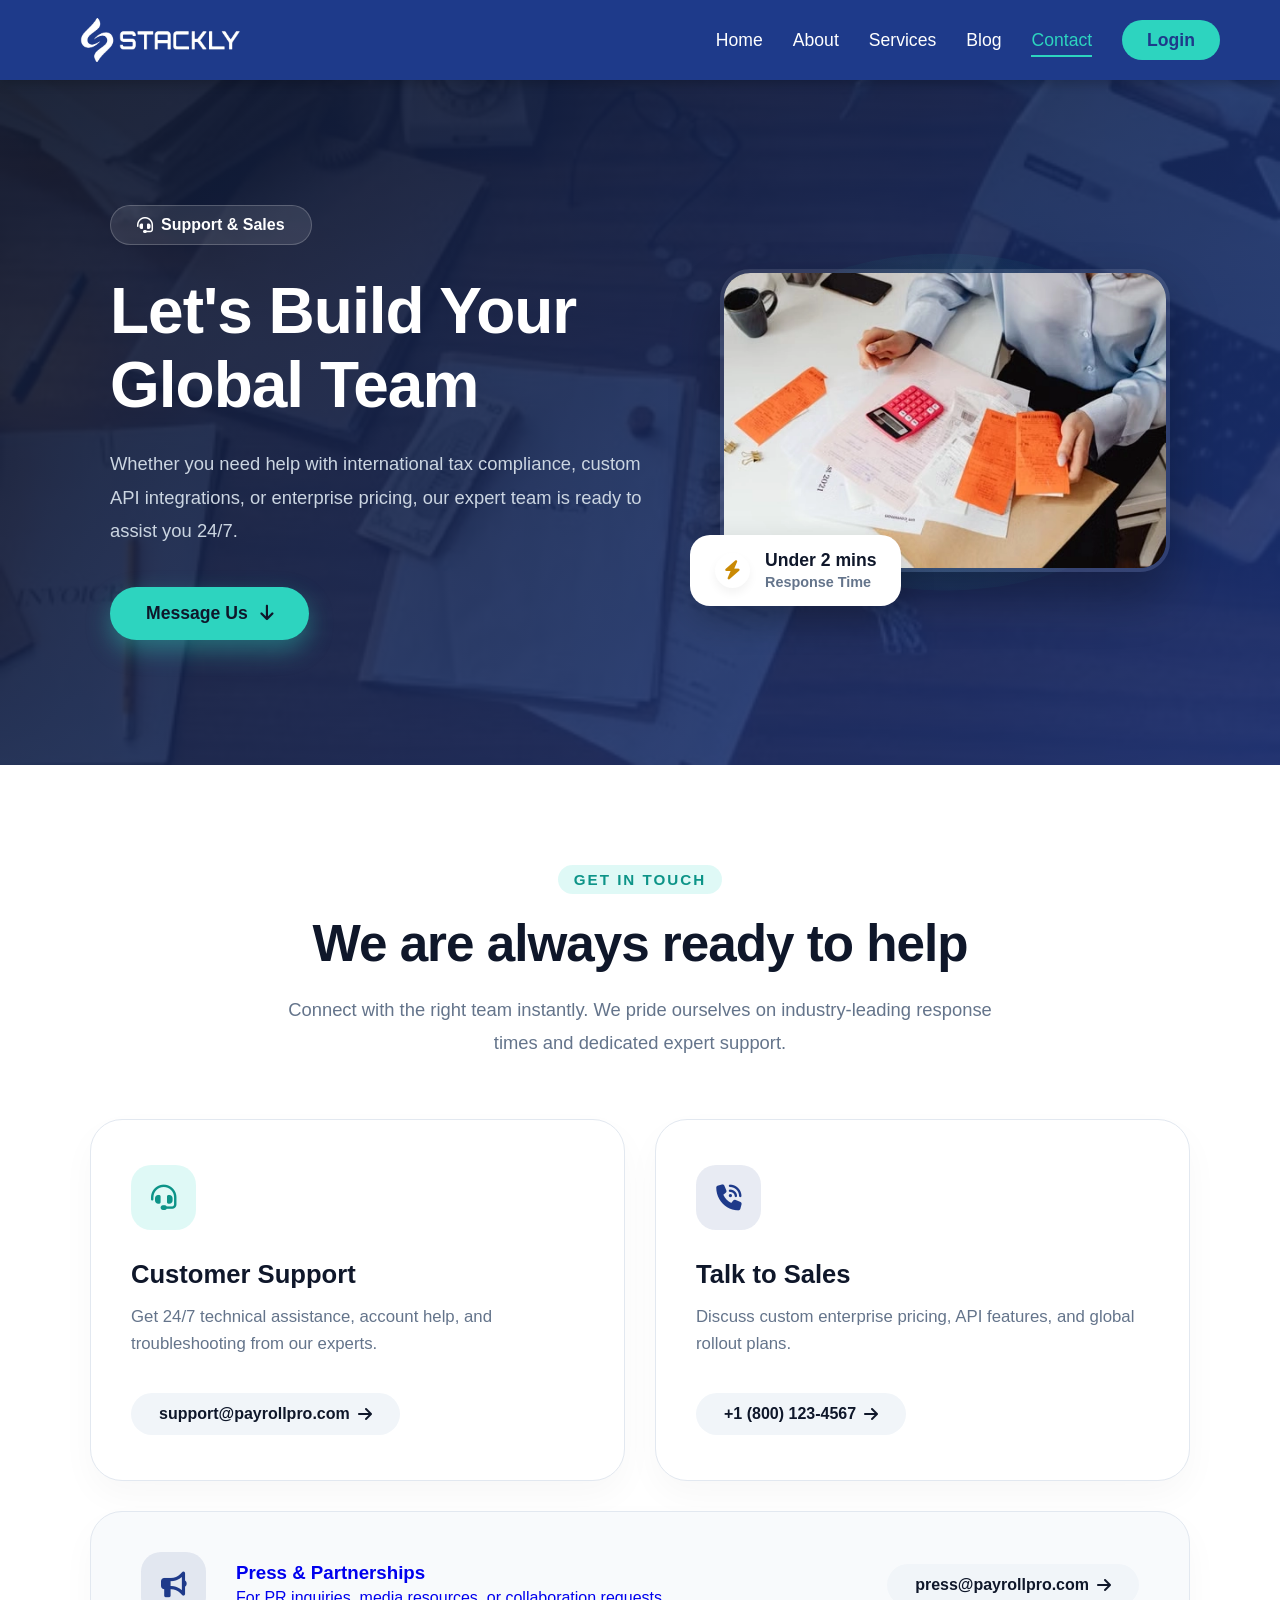
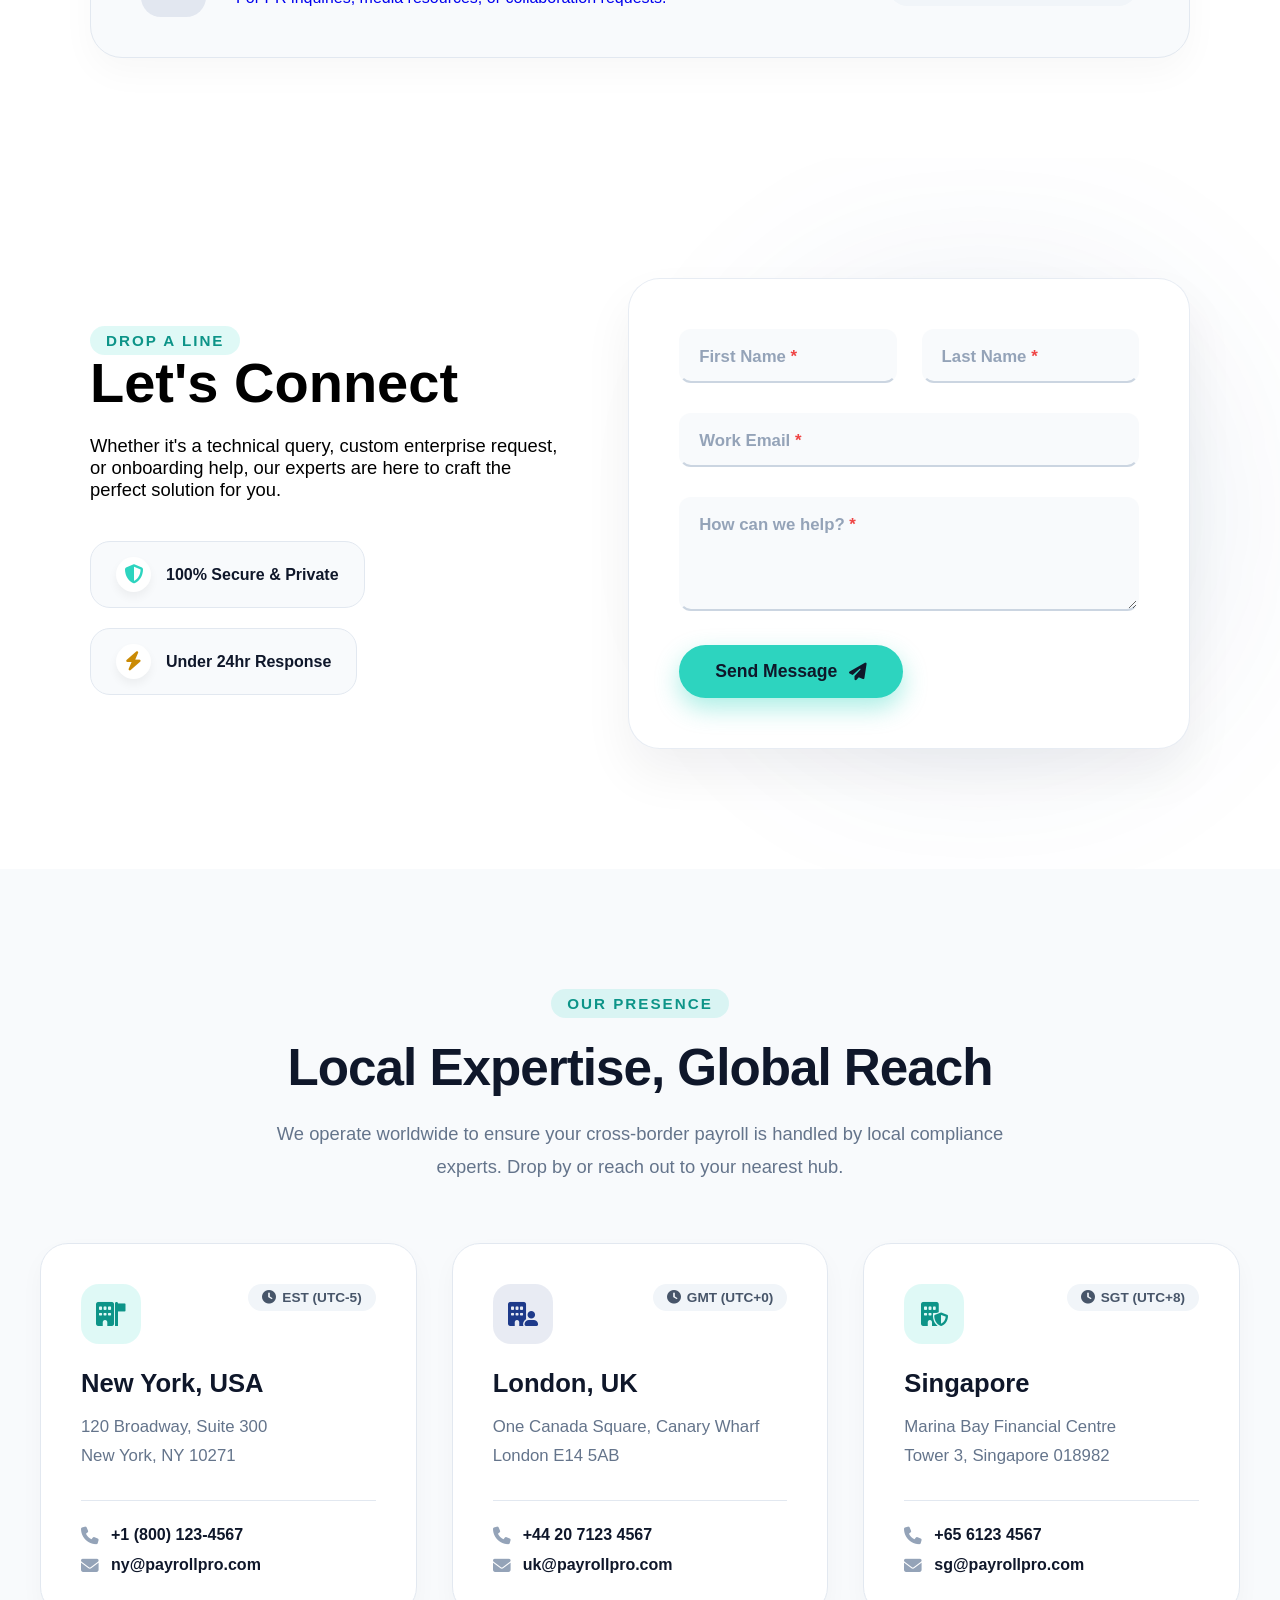
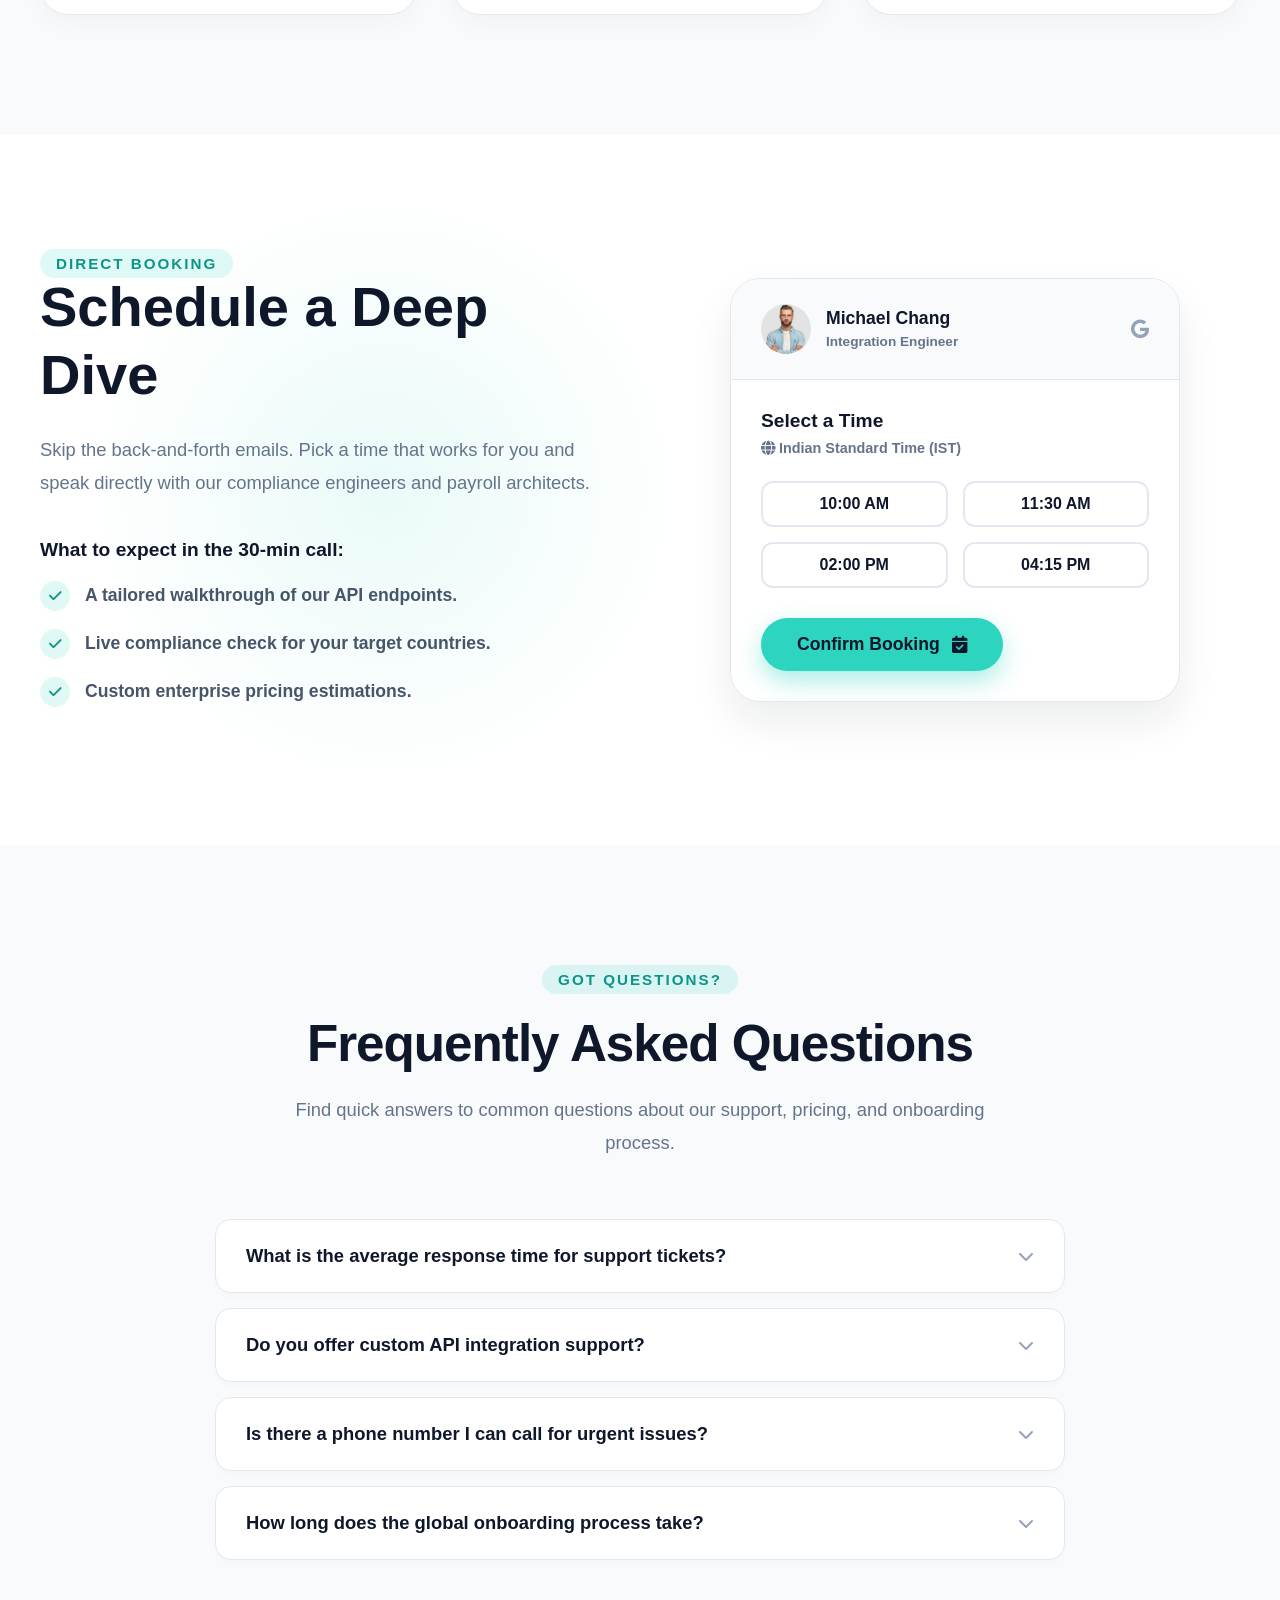
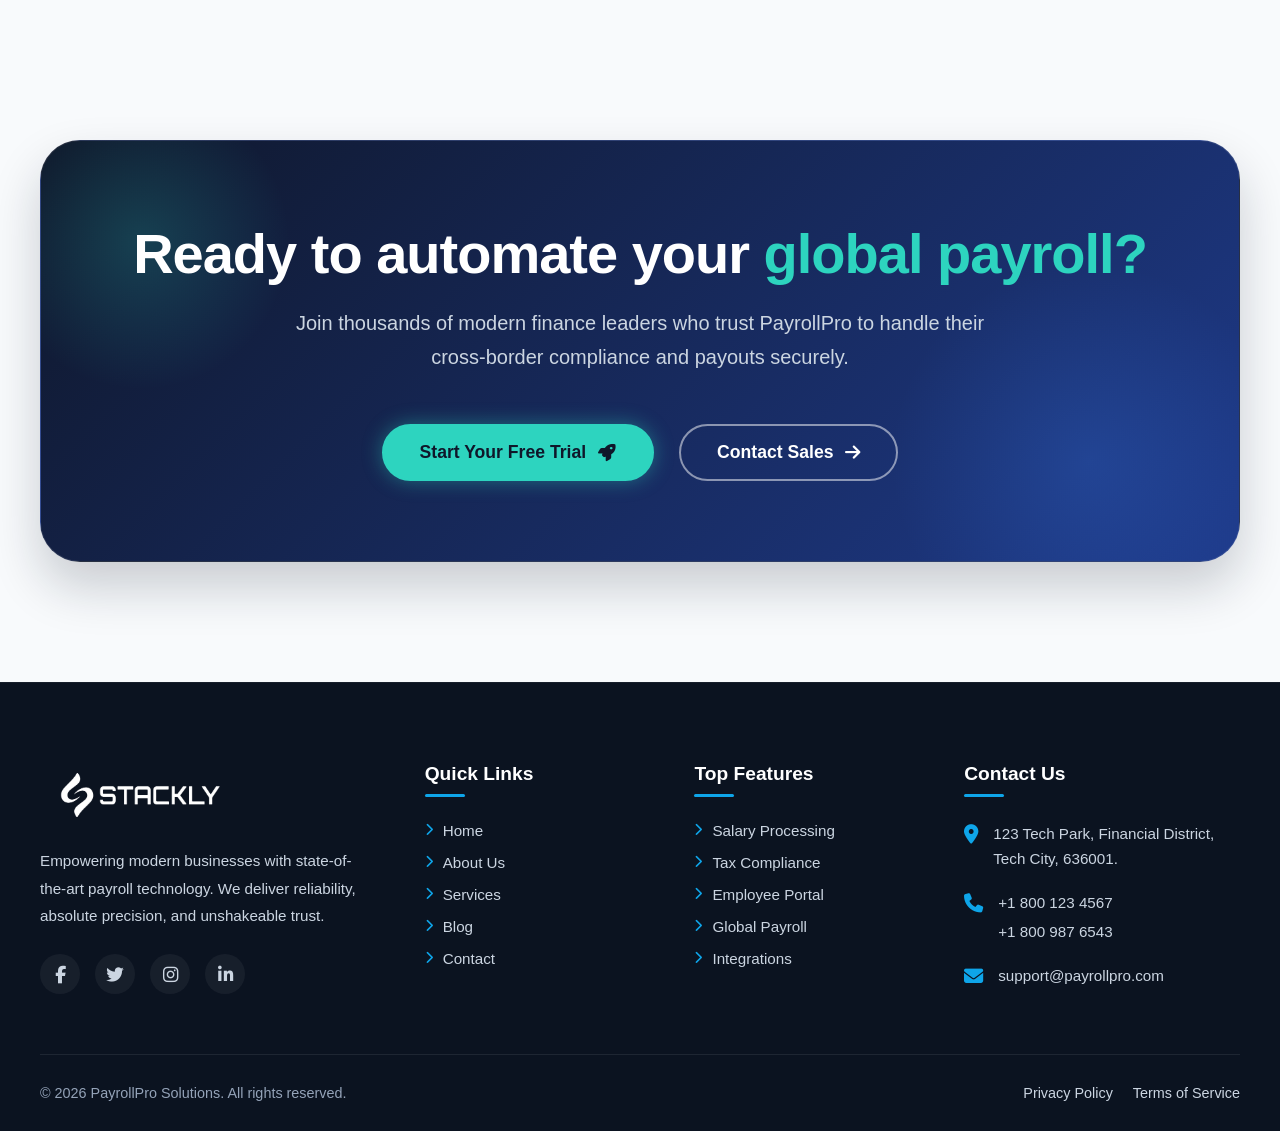
<file: contact.html>
<!DOCTYPE html>
<html lang="en">
<head>
    <meta charset="UTF-8">
    <meta name="viewport" content="width=device-width, initial-scale=1.0">
    <title>Contact</title>
     <link rel="stylesheet" href="contact.css">
    <link rel="stylesheet" href="payroll.css">
    <link href="https://unpkg.com/aos@2.3.1/dist/aos.css" rel="stylesheet">
    <link rel="stylesheet" href="https://cdnjs.cloudflare.com/ajax/libs/font-awesome/6.4.0/css/all.min.css" integrity="sha512-iecdLmaskl7CVkqkXNQ/ZH/XLlvWZOJyj7Yy7tcenmpD1ypASozpmT/E0iPtmFIB46ZmdtAc9eNBvH0H/ZpiBw==" crossorigin="anonymous" referrerpolicy="no-referrer" />

</head>
<body>
      <nav class="navbar">
        <div class="nav-container">
            
            <div class="logo">
               <a href="index.html" class="logo-container">
                <img src="./asset/logo.webp" alt="Company Logo" class="logo-img">
            </a>
            </div>

           
            <ul class="nav-menu" id="nav-menu">
                <li><a href="index.html" class="nav-item">Home</a></li>
                <li><a href="about.html" class="nav-item">About</a></li>
                <li><a href="services.html" class="nav-item">Services</a></li>
                <li><a href="blog.html" class="nav-item">Blog</a></li>
                <li><a href="contact.html" class="nav-item active-link">Contact</a></li>
                <li><a href="login.html" class="login-btn nav-item">Login</a></li>
            </ul>

           
            <div class="hamburger" id="hamburger">
                
                <svg id="icon-open" xmlns="http://www.w3.org/2000/svg" width="30" height="30" viewBox="0 0 24 24" fill="none" stroke="currentColor" stroke-width="2.5" stroke-linecap="round" stroke-linejoin="round">
                    <line x1="3" y1="12" x2="21" y2="12"></line>
                    <line x1="3" y1="6" x2="21" y2="6"></line>
                    <line x1="3" y1="18" x2="21" y2="18"></line>
                </svg>
                
                <svg id="icon-close" class="hidden" xmlns="http://www.w3.org/2000/svg" width="30" height="30" viewBox="0 0 24 24" fill="none" stroke="currentColor" stroke-width="2.5" stroke-linecap="round" stroke-linejoin="round">
                    <line x1="18" y1="6" x2="6" y2="18"></line>
                    <line x1="6" y1="6" x2="18" y2="18"></line>
                </svg>
            </div>
        </div>
    </nav>

 
<section id="contact-hero" class="contact-hero-premium-split">
    
     
    <div class="contact-bg-image"></div>
    <div class="contact-bg-overlay"></div>

    <div class="services-container hero-split-grid">
        
         
        <div class="contact-hero-left css-slide-in-left">
            <div class="solid-pill teal-pill">
                <i class="fa-solid fa-headset"></i> Support & Sales
            </div>
            
            <h1 class="hero-split-heading text-white">
                Let's Build Your <br>
                <span class="gradient-text-teal">Global Team</span>
            </h1>
            
            <p class="hero-split-desc text-light-slate">
                Whether you need help with international tax compliance, custom API integrations, or enterprise pricing, our expert team is ready to assist you 24/7.
            </p>
            
             
            <div class="hero-btn-group">
                <a href="404.html" class="premium-button-v2 bg-teal-btn">
                    <span>Message Us</span>
                    <i class="fa-solid fa-arrow-down icon-move"></i>
                </a>
            </div>
        </div>

         
        <div class="contact-hero-right css-slide-in-right">
            <div class="hero-image-wrapper">
                
                 
                <div class="pulse-ring"></div>
                
                 
                <img src="./asset/pa10.webp" alt="Customer Support Expert" class="main-hero-img">
                
                 
                <div class="floating-support-badge css-fade-up delay-3">
                    <div class="badge-icon"><i class="fa-solid fa-bolt"></i></div>
                    <div class="badge-text">
                        <strong>Under 2 mins</strong>
                        <span>Response Time</span>
                    </div>
                </div>
                
            </div>
        </div>

    </div>
</section>



 
<section id="contact-channels" class="contact-bento-section">
    <div class="services-container">
        
         
        <div class="strictly-centered-header css-fade-down">
            <span class="eyebrow-tag">Get in Touch</span>
            <h2 class="modern-heading">
                We are always <span class="gradient-text-teal">ready to help</span>
            </h2>
            <p class="modern-paragraph">
                Connect with the right team instantly. We pride ourselves on industry-leading response times and dedicated expert support.
            </p>
        </div>

         
        <div class="bento-contact-grid">
            
             
            <a href="404.html" class="bento-card support-card css-fade-up delay-1">
                <div class="bento-icon-ring teal-ring"><i class="fa-solid fa-headset"></i></div>
                <div class="bento-content">
                    <h3>Customer Support</h3>
                    <p>Get 24/7 technical assistance, account help, and troubleshooting from our experts.</p>
                    <span class="bento-link text-teal">support@payrollpro.com <i class="fa-solid fa-arrow-right"></i></span>
                </div>
            </a>

             
            <a href="404.html" class="bento-card sales-card css-fade-up delay-2">
                 
                <div class="dark-card-glow"></div>
                <div class="bento-icon-ring white-ring"><i class="fa-solid fa-phone-volume"></i></div>
                <div class="bento-content relative-z">
                    <h3 class="text-white">Talk to Sales</h3>
                    <p class="text-light-slate">Discuss custom enterprise pricing, API features, and global rollout plans.</p>
                    <span class="bento-link text-blue">+1 (800) 123-4567 <i class="fa-solid fa-arrow-right"></i></span>
                </div>
            </a>

             
            <a href="404.html" class="bento-card press-wide-card css-fade-up delay-3">
                <div class="press-left">
                    <div class="bento-icon-ring blue-ring"><i class="fa-solid fa-bullhorn"></i></div>
                    <div class="press-text">
                        <h3>Press & Partnerships</h3>
                        <p>For PR inquiries, media resources, or collaboration requests.</p>
                    </div>
                </div>
                <div class="press-right">
                    <span class="bento-link text-blue">press@payrollpro.com <i class="fa-solid fa-arrow-right"></i></span>
                </div>
            </a>

        </div>
    </div>
</section>

 
<section id="contact-message-unique" class="unique-contact-section">
     
    <div class="mesh-bg-overlay"></div>
    
    <div class="services-container position-relative">
        <div class="unique-form-grid">
            
             
            <div class="unique-form-text" data-aos="fade-right" data-aos-duration="1000">
                <span class="eyebrow-tag">Drop a Line</span>
                <h2 class="modern-heading">
                    Let's <span class="gradient-text-teal">Connect</span>
                </h2>
                <p class="modern-paragraph">
                    Whether it's a technical query, custom enterprise request, or onboarding help, our experts are here to craft the perfect solution for you.
                </p>
                
                <div class="trust-badges-wrapper">
                    <div class="trust-badge">
                        <div class="badge-icon"><i class="fa-solid fa-shield-halved text-teal"></i></div>
                        <span>100% Secure & Private</span>
                    </div>
                    <div class="trust-badge">
                        <div class="badge-icon"><i class="fa-solid fa-bolt text-blue"></i></div>
                        <span>Under 24hr Response</span>
                    </div>
                </div>
            </div>

             
            <div class="unique-form-wrapper" data-aos="fade-left" data-aos-duration="1000">
                <form id="premium-floating-form" class="floating-form" novalidate>
                    
                    <div class="form-row-2">
                        <div class="floating-group">
                            <input type="text" id="uFName" class="float-input" placeholder=" " required>
                            <label for="uFName" class="float-label">First Name <span class="req">*</span></label>
                            <i class="fa-solid fa-check valid-icon"></i>
                            <span class="error-text">First name is required</span>
                        </div>
                        <div class="floating-group">
                            <input type="text" id="uLName" class="float-input" placeholder=" " required>
                            <label for="uLName" class="float-label">Last Name <span class="req">*</span></label>
                            <i class="fa-solid fa-check valid-icon"></i>
                            <span class="error-text">Last name is required</span>
                        </div>
                    </div>
                    
                    <div class="floating-group">
                        <input type="email" id="uEmail" class="float-input" placeholder=" " required>
                        <label for="uEmail" class="float-label">Work Email <span class="req">*</span></label>
                        <i class="fa-solid fa-check valid-icon"></i>
                        <span class="error-text">Enter a valid work email</span>
                    </div>
                    
                    <div class="floating-group">
                        <textarea id="uMessage" class="float-input" placeholder=" " rows="4" required></textarea>
                        <label for="uMessage" class="float-label">How can we help? <span class="req">*</span></label>
                        <i class="fa-solid fa-check valid-icon"></i>
                        <span class="error-text">Message cannot be empty</span>
                    </div>
                    
                    <div id="form-feedback" class="feedback-msg"></div>
                    
                    <button type="submit" class="premium-button-v2 bg-teal-btn w-100 unique-submit">
                        <span>Send Message</span>
                        <i class="fa-solid fa-paper-plane icon-move"></i>
                    </button>
                    
                </form>
            </div>
            
        </div>
    </div>
</section>


 
<section id="global-offices" class="global-offices-premium">
    <div class="services-container">
        
         
        <div class="strictly-centered-header" data-aos="fade-down" data-aos-duration="1000">
            <span class="eyebrow-tag">Our Presence</span>
            <h2 class="modern-heading">
                Local Expertise, <span class="gradient-text-blue">Global Reach</span>
            </h2>
            <p class="modern-paragraph">
                We operate worldwide to ensure your cross-border payroll is handled by local compliance experts. Drop by or reach out to your nearest hub.
            </p>
        </div>

         
        <div class="offices-premium-grid">
            
             
            <div class="office-card" data-aos="fade-up" data-aos-delay="100">
                 
                <div class="office-hover-bg" style="background-image: url('./asset/pa12.webp');"></div>
                <div class="office-hover-overlay"></div>
                
                <div class="office-content">
                    <div class="office-card-header">
                        <div class="office-icon teal-ring">
                            <i class="fa-solid fa-building-flag"></i>
                        </div>
                        <span class="timezone-badge"><i class="fa-solid fa-clock"></i> EST (UTC-5)</span>
                    </div>
                    <h3 class="office-title">New York, USA</h3>
                    <p class="office-address">
                        120 Broadway, Suite 300<br>
                        New York, NY 10271
                    </p>
                    <div class="office-contact-links">
                        <a href="404.html"><i class="fa-solid fa-phone"></i> +1 (800) 123-4567</a>
                        <a href="404.html"><i class="fa-solid fa-envelope"></i> ny@payrollpro.com</a>
                    </div>
                </div>
            </div>

             
            <div class="office-card" data-aos="fade-up" data-aos-delay="200">
                 
                <div class="office-hover-bg" style="background-image: url('./asset/pa13.webp');"></div>
                <div class="office-hover-overlay"></div>
                
                <div class="office-content">
                    <div class="office-card-header">
                        <div class="office-icon blue-ring">
                            <i class="fa-solid fa-building-user"></i>
                        </div>
                        <span class="timezone-badge"><i class="fa-solid fa-clock"></i> GMT (UTC+0)</span>
                    </div>
                    <h3 class="office-title">London, UK</h3>
                    <p class="office-address">
                        One Canada Square, Canary Wharf<br>
                        London E14 5AB
                    </p>
                    <div class="office-contact-links">
                        <a href="404.html"><i class="fa-solid fa-phone"></i> +44 20 7123 4567</a>
                        <a href="404.html"><i class="fa-solid fa-envelope"></i> uk@payrollpro.com</a>
                    </div>
                </div>
            </div>

             
            <div class="office-card" data-aos="fade-up" data-aos-delay="300">
                 
                <div class="office-hover-bg" style="background-image: url('./asset/pa14.webp');"></div>
                <div class="office-hover-overlay"></div>
                
                <div class="office-content">
                    <div class="office-card-header">
                        <div class="office-icon teal-ring">
                            <i class="fa-solid fa-building-shield"></i>
                        </div>
                        <span class="timezone-badge"><i class="fa-solid fa-clock"></i> SGT (UTC+8)</span>
                    </div>
                    <h3 class="office-title">Singapore</h3>
                    <p class="office-address">
                        Marina Bay Financial Centre<br>
                        Tower 3, Singapore 018982
                    </p>
                    <div class="office-contact-links">
                        <a href="404.html"><i class="fa-solid fa-phone"></i> +65 6123 4567</a>
                        <a href="404.html"><i class="fa-solid fa-envelope"></i> sg@payrollpro.com</a>
                    </div>
                </div>
            </div>

        </div>
    </div>
</section>



 
<section id="book-consultation" class="consult-light-section">
     
    <div class="consult-glow-bg-light"></div>

    <div class="services-container">
        <div class="consult-split-grid">
            
             
            <div class="consult-text-content" data-aos="fade-right" data-aos-duration="1000">
                <span class="eyebrow-tag">Direct Booking</span>
                <h2 class="modern-heading">
                    Schedule a <span class="gradient-text-teal">Deep Dive</span>
                </h2>
                <p class="modern-paragraph">
                    Skip the back-and-forth emails. Pick a time that works for you and speak directly with our compliance engineers and payroll architects.
                </p>
                
                <div class="consult-expectations-light">
                    <h4>What to expect in the 30-min call:</h4>
                    <ul>
                        <li data-aos="fade-up" data-aos-delay="100">
                            <div class="check-circle-light"><i class="fa-solid fa-check"></i></div>
                            <span>A tailored walkthrough of our API endpoints.</span>
                        </li>
                        <li data-aos="fade-up" data-aos-delay="200">
                            <div class="check-circle-light"><i class="fa-solid fa-check"></i></div>
                            <span>Live compliance check for your target countries.</span>
                        </li>
                        <li data-aos="fade-up" data-aos-delay="300">
                            <div class="check-circle-light"><i class="fa-solid fa-check"></i></div>
                            <span>Custom enterprise pricing estimations.</span>
                        </li>
                    </ul>
                </div>
            </div>

             
            <div class="consult-visual-wrapper" data-aos="fade-left" data-aos-duration="1000">
                <div class="calendar-mockup css-float-anim">
                    
                    <div class="cal-header">
                        <div class="cal-profile">
                            <img src="./asset/man3.webp" alt="Expert">
                            <div>
                                <h5>Michael Chang</h5>
                                <span>Integration Engineer</span>
                            </div>
                        </div>
                        <i class="fa-brands fa-google text-slate"></i>
                    </div>

                 <div class="cal-body">
                        <h4>Select a Time</h4>
                        <p><i class="fa-solid fa-globe"></i> Indian Standard Time (IST)</p>
                        
                         
                        <div class="time-slots" id="booking-time-slots">
                            <button type="button" class="time-btn">10:00 AM</button>
                            <button type="button" class="time-btn">11:30 AM</button>
                            <button type="button" class="time-btn">02:00 PM</button>
                            <button type="button" class="time-btn">04:15 PM</button>
                        </div>
                        
                         
                        <div id="booking-msg" class="booking-feedback"></div>
                    </div>

                    <div class="cal-footer">
                         
                        <button type="button" id="confirm-booking-btn" class="premium-button-v2 bg-teal-btn w-100">
                            <span>Confirm Booking</span>
                            <i class="fa-solid fa-calendar-check icon-move"></i>
                        </button>
                    </div>
                    
                </div>
            </div>

        </div>
    </div>
</section>


 
<section id="contact-faq" class="faq-premium-section">
    <div class="services-container">
        
         
        <div class="strictly-centered-header" data-aos="fade-down" data-aos-duration="1000">
            <span class="eyebrow-tag">Got Questions?</span>
            <h2 class="modern-heading">
                Frequently Asked <span class="gradient-text-teal">Questions</span>
            </h2>
            <p class="modern-paragraph">
                Find quick answers to common questions about our support, pricing, and onboarding process. 
            </p>
        </div>

         
        <div class="faq-accordion-wrapper" data-aos="fade-up" data-aos-duration="1000" data-aos-delay="100">
            
             
            <div class="faq-item">
                <button class="faq-question">
                    <span>What is the average response time for support tickets?</span>
                    <i class="fa-solid fa-chevron-down faq-icon"></i>
                </button>
                <div class="faq-answer">
                    <p>For enterprise customers, our guaranteed initial response time is under 15 minutes. Standard accounts receive responses within 2 hours during regular business days.</p>
                </div>
            </div>

             
            <div class="faq-item">
                <button class="faq-question">
                    <span>Do you offer custom API integration support?</span>
                    <i class="fa-solid fa-chevron-down faq-icon"></i>
                </button>
                <div class="faq-answer">
                    <p>Yes! Our dedicated Integration Engineers will work closely with your tech team to connect PayrollPro directly with your existing HRIS or custom ERP systems.</p>
                </div>
            </div>

             
            <div class="faq-item">
                <button class="faq-question">
                    <span>Is there a phone number I can call for urgent issues?</span>
                    <i class="fa-solid fa-chevron-down faq-icon"></i>
                </button>
                <div class="faq-answer">
                    <p>Absolutely. Priority and Enterprise tier customers get access to our 24/7 dedicated emergency hotline. You can find this number in your admin dashboard under 'Support'.</p>
                </div>
            </div>

             
            <div class="faq-item">
                <button class="faq-question">
                    <span>How long does the global onboarding process take?</span>
                    <i class="fa-solid fa-chevron-down faq-icon"></i>
                </button>
                <div class="faq-answer">
                    <p>Standard single-country setups are completed in 48 hours. Multi-country enterprise rollouts typically take 2-3 weeks depending on the complexity of your current data migration.</p>
                </div>
            </div>

        </div>
        
    </div>
</section>


 
<section id="contact-final-cta" class="contact-cta-section">
    <div class="services-container">
        
        <div class="cta-premium-banner" data-aos="zoom-in" data-aos-duration="1000">
            
             
            <div class="cta-glow-circle float-anim-1"></div>
            <div class="cta-glow-circle right-glow float-anim-2"></div>

            <div class="cta-banner-content relative-z">
                <h2 class="modern-heading text-white">
                    Ready to automate your <span class="text-teal">global payroll?</span>
                </h2>
                <p class="modern-paragraph text-light-slate">
                    Join thousands of modern finance leaders who trust PayrollPro to handle their cross-border compliance and payouts securely.
                </p>
                
                 
                <div class="cta-btn-group-animated">
                    
                     
                    <a href="404.html" class="anim-btn primary-glow-btn">
                        <span>Start Your Free Trial</span>
                        <i class="fa-solid fa-rocket icon-fly"></i>
                    </a>
                    
                     
                    <a href="404.html" class="anim-btn outline-sweep-btn">
                        <span>Contact Sales</span>
                        <i class="fa-solid fa-arrow-right icon-slide"></i>
                    </a>
                    
                </div>
            </div>
            
        </div>
        
    </div>
</section>


<footer class="premium-footer">
    <div class="footer-container">
        
         
        <div class="footer-grid scroll-up-anim">
            
             
            <div class="footer-col brand-col">
                <div class="footer-logo">
                     <a href="index.html" class="logo-container">
                <img src="./asset/logo.webp" alt="Company Logo" class="logo-img">
            </a>
                </div>
                <p class="footer-desc">
                    Empowering modern businesses with state-of-the-art payroll technology. We deliver reliability, absolute precision, and unshakeable trust.
                </p>
                <div class="footer-socials">
                    <a href="404.html"><i class="fa-brands fa-facebook-f"></i></a>
                    <a href="404.html"><i class="fa-brands fa-twitter"></i></a>
                    <a href="404.html"><i class="fa-brands fa-instagram"></i></a>
                    <a href="404.html"><i class="fa-brands fa-linkedin-in"></i></a>
                </div>
            </div>

             
            <div class="footer-col">
                <h4 class="footer-heading">Quick Links</h4>
                <ul class="footer-links">
                    <li><a href="index.html"><i class="fa-solid fa-chevron-right"></i> Home</a></li>
                    <li><a href="about.html"><i class="fa-solid fa-chevron-right"></i> About Us</a></li>
                    <li><a href="services.html"><i class="fa-solid fa-chevron-right"></i> Services</a></li>
                    <li><a href="blog.html"><i class="fa-solid fa-chevron-right"></i> Blog</a></li>
                    <li><a href="contact.html"><i class="fa-solid fa-chevron-right"></i> Contact</a></li>
                </ul>
            </div>

             
            <div class="footer-col">
                <h4 class="footer-heading">Top Features</h4>
                <ul class="footer-links">
                    <li><a href="404.html"><i class="fa-solid fa-chevron-right"></i> Salary Processing</a></li>
                    <li><a href="404.html"><i class="fa-solid fa-chevron-right"></i> Tax Compliance</a></li>
                    <li><a href="404.html"><i class="fa-solid fa-chevron-right"></i> Employee Portal</a></li>
                    <li><a href="404.html"><i class="fa-solid fa-chevron-right"></i> Global Payroll</a></li>
                    <li><a href="404.html"><i class="fa-solid fa-chevron-right"></i> Integrations</a></li>
                </ul>
            </div>

             
            <div class="footer-col contact-col">
                <h4 class="footer-heading">Contact Us</h4>
                <ul class="footer-contact-info">
                    <li>
                        <i class="fa-solid fa-location-dot"></i>
                        <span>123 Tech Park, Financial District,<br>Tech City, 636001.</span>
                    </li>
                    <li>
                        <i class="fa-solid fa-phone"></i>
                        <div class="phone-numbers">
                            <span>+1 800 123 4567</span>
                            <span>+1 800 987 6543</span>
                        </div>
                    </li>
                    <li>
                        <i class="fa-solid fa-envelope"></i>
                        <span>support@payrollpro.com</span>
                    </li>
                </ul>
            </div>

        </div>

         
        <div class="footer-bottom scroll-up-anim delay-1">
            <div class="copyright-text">
                &copy; 2026 PayrollPro Solutions. All rights reserved.
            </div>
            <div class="legal-links">
                <a href="404.html">Privacy Policy</a>
                <a href="404.html">Terms of Service</a>
            </div>
        </div>

    </div>
</footer>




 <script src="https://unpkg.com/aos@2.3.1/dist/aos.js"></script>
    <script src="main.js"></script>

    <script>
       
document.addEventListener('DOMContentLoaded', function() {
    AOS.init({
        once: true, 
        offset: 100, 
    });
});
    </script>

    <script>
       document.addEventListener("DOMContentLoaded", function() {
    const form = document.getElementById('premium-floating-form');
    if (!form) return;

    const inputs = form.querySelectorAll('.float-input');
    const feedbackMsg = document.getElementById('form-feedback');

 
    inputs.forEach(input => {
        input.addEventListener('input', function() {
            validateField(this);
        });
 
        input.addEventListener('focus', function() {
            this.parentElement.classList.remove('error-state');
        });
    });

 
    form.addEventListener('submit', function(e) {
        e.preventDefault();
        let isFormValid = true;

        inputs.forEach(input => {
            if (!validateField(input)) {
                isFormValid = false;
            }
        });

        if (isFormValid) {
            feedbackMsg.textContent = "Thank you! Our experts will contact you shortly.";
            feedbackMsg.classList.add('show');
            
 
            setTimeout(() => {
                form.reset();
                inputs.forEach(input => input.parentElement.classList.remove('success-state'));
                window.location.href = '404.html'
                feedbackMsg.classList.remove('show');
            }, 400);
        } else {
            feedbackMsg.classList.remove('show');
        }
    });

 
    function validateField(input) {
        const group = input.parentElement;
        const type = input.type;
        const value = input.value.trim();
        let isValid = true;

 
        group.classList.remove('error-state', 'success-state');

        if (value === '') {
            isValid = false;
        } else if (type === 'email') {
            const emailRegex = /^[^\s@]+@[^\s@]+\.[^\s@]+$/;
            if (!emailRegex.test(value)) isValid = false;
        }

        if (!isValid) {
            group.classList.add('error-state');
            return false;
        } else {
            group.classList.add('success-state');
            return true;
        }
    }
});




document.addEventListener("DOMContentLoaded", function() {
    const timeBtns = document.querySelectorAll('#booking-time-slots .time-btn');
    const confirmBtn = document.getElementById('confirm-booking-btn');
    const bookingMsg = document.getElementById('booking-msg');
    let selectedTime = null;

    if (confirmBtn && timeBtns.length > 0) {
        
 
        timeBtns.forEach(btn => {
            btn.addEventListener('click', function(e) {
                e.preventDefault();
                
 
                timeBtns.forEach(b => b.classList.remove('selected-time'));
                
 
                this.classList.add('selected-time');
                selectedTime = this.textContent;
                
 
                bookingMsg.classList.remove('show-error', 'show-success');
            });
        });

 
        confirmBtn.addEventListener('click', function(e) {
            e.preventDefault();
            bookingMsg.classList.remove('show-error', 'show-success');

 
            if (!selectedTime) {
                bookingMsg.textContent = "Please select a time slot first.";
                bookingMsg.classList.add('show-error');
            } 
 
            else {
                bookingMsg.innerHTML = `<i class="fa-solid fa-circle-check"></i> Success! Meeting booked for <strong>${selectedTime}</strong>.`;
                bookingMsg.classList.add('show-success');
                
 
                setTimeout(() => {
                    bookingMsg.classList.remove('show-success');
                    timeBtns.forEach(b => b.classList.remove('selected-time'));
                    window.location.href = '404.html'
                    selectedTime = null;
                }, 4000);
            }
        });
    }
});



document.addEventListener("DOMContentLoaded", function() {
    const faqItems = document.querySelectorAll('.faq-item');

    faqItems.forEach(item => {
        const questionBtn = item.querySelector('.faq-question');
        const answerPanel = item.querySelector('.faq-answer');

        questionBtn.addEventListener('click', () => {
 
            const isOpen = item.classList.contains('active');

 
            faqItems.forEach(otherItem => {
                otherItem.classList.remove('active');
                otherItem.querySelector('.faq-answer').style.maxHeight = null;
            });

 
            if (!isOpen) {
                item.classList.add('active');
 
                answerPanel.style.maxHeight = answerPanel.scrollHeight + "px";
            }
        });
    });
});
    </script>

</body>
</html>
</file>
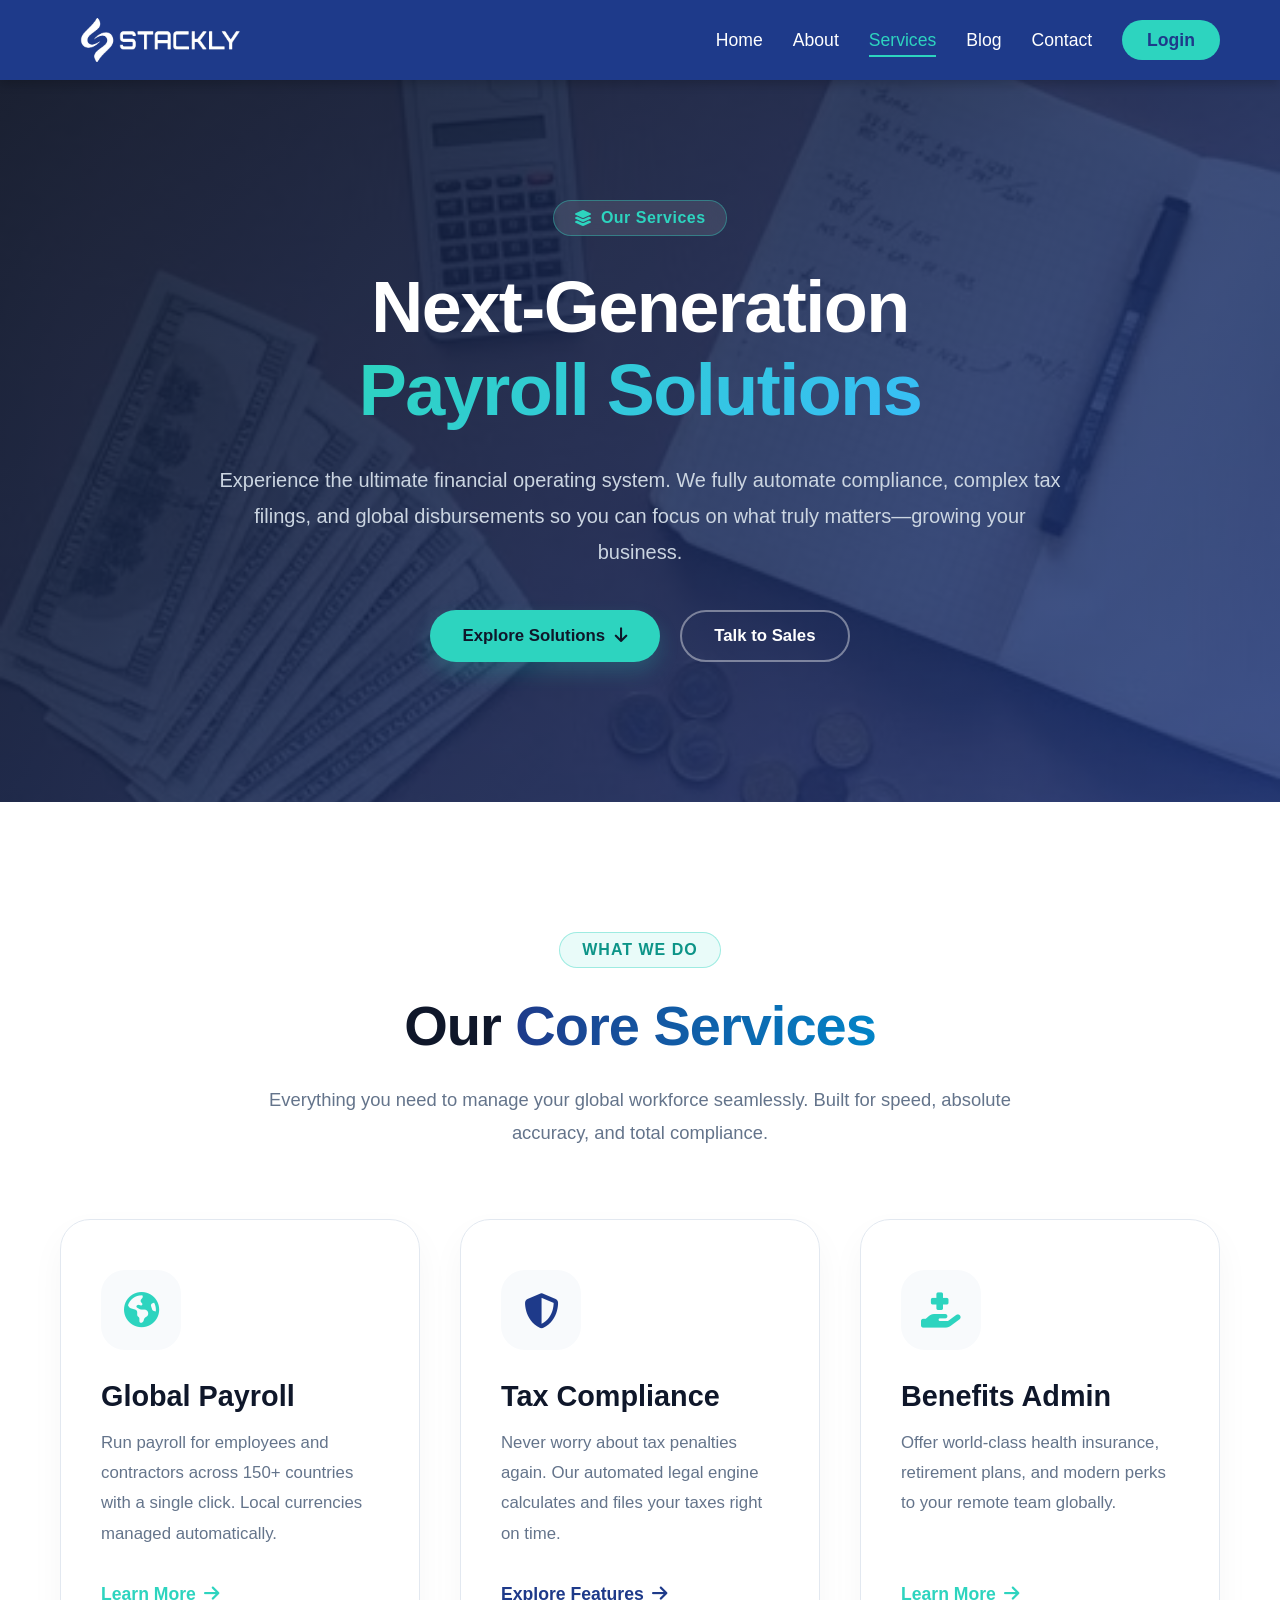
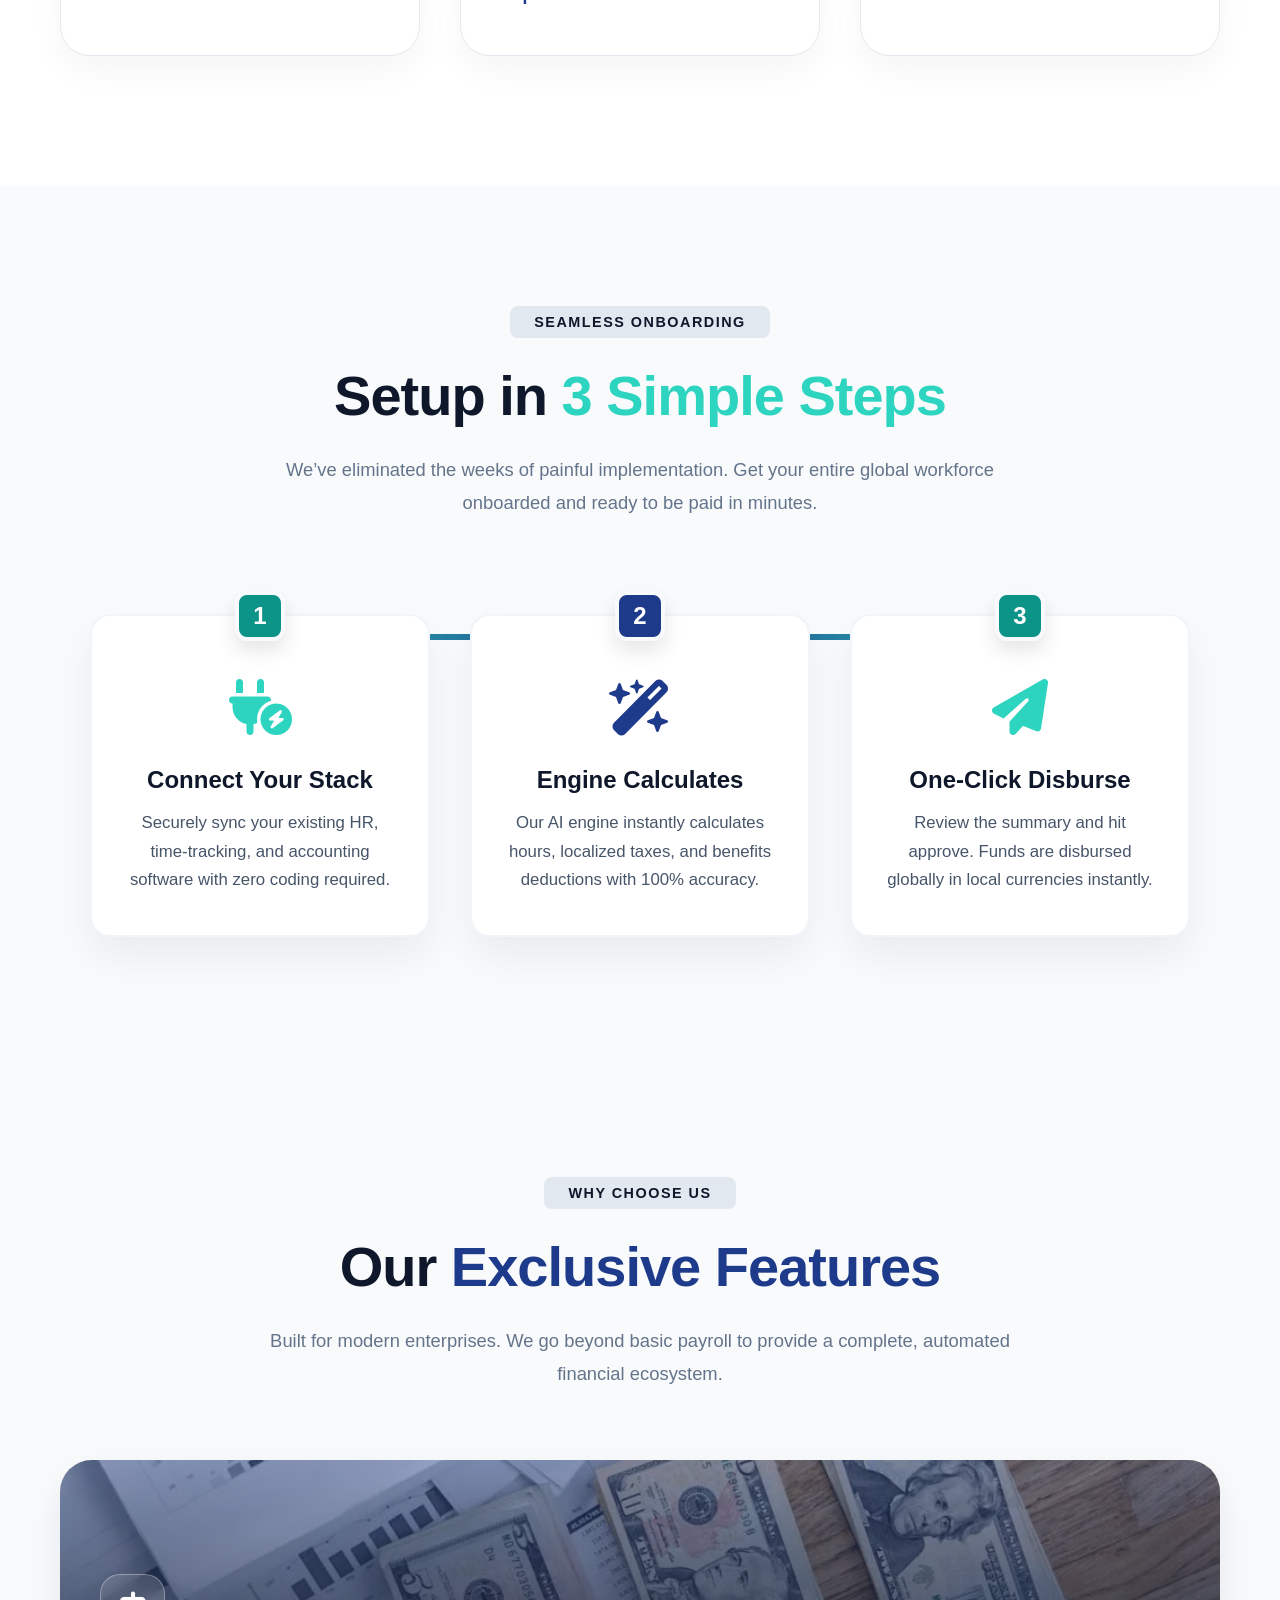
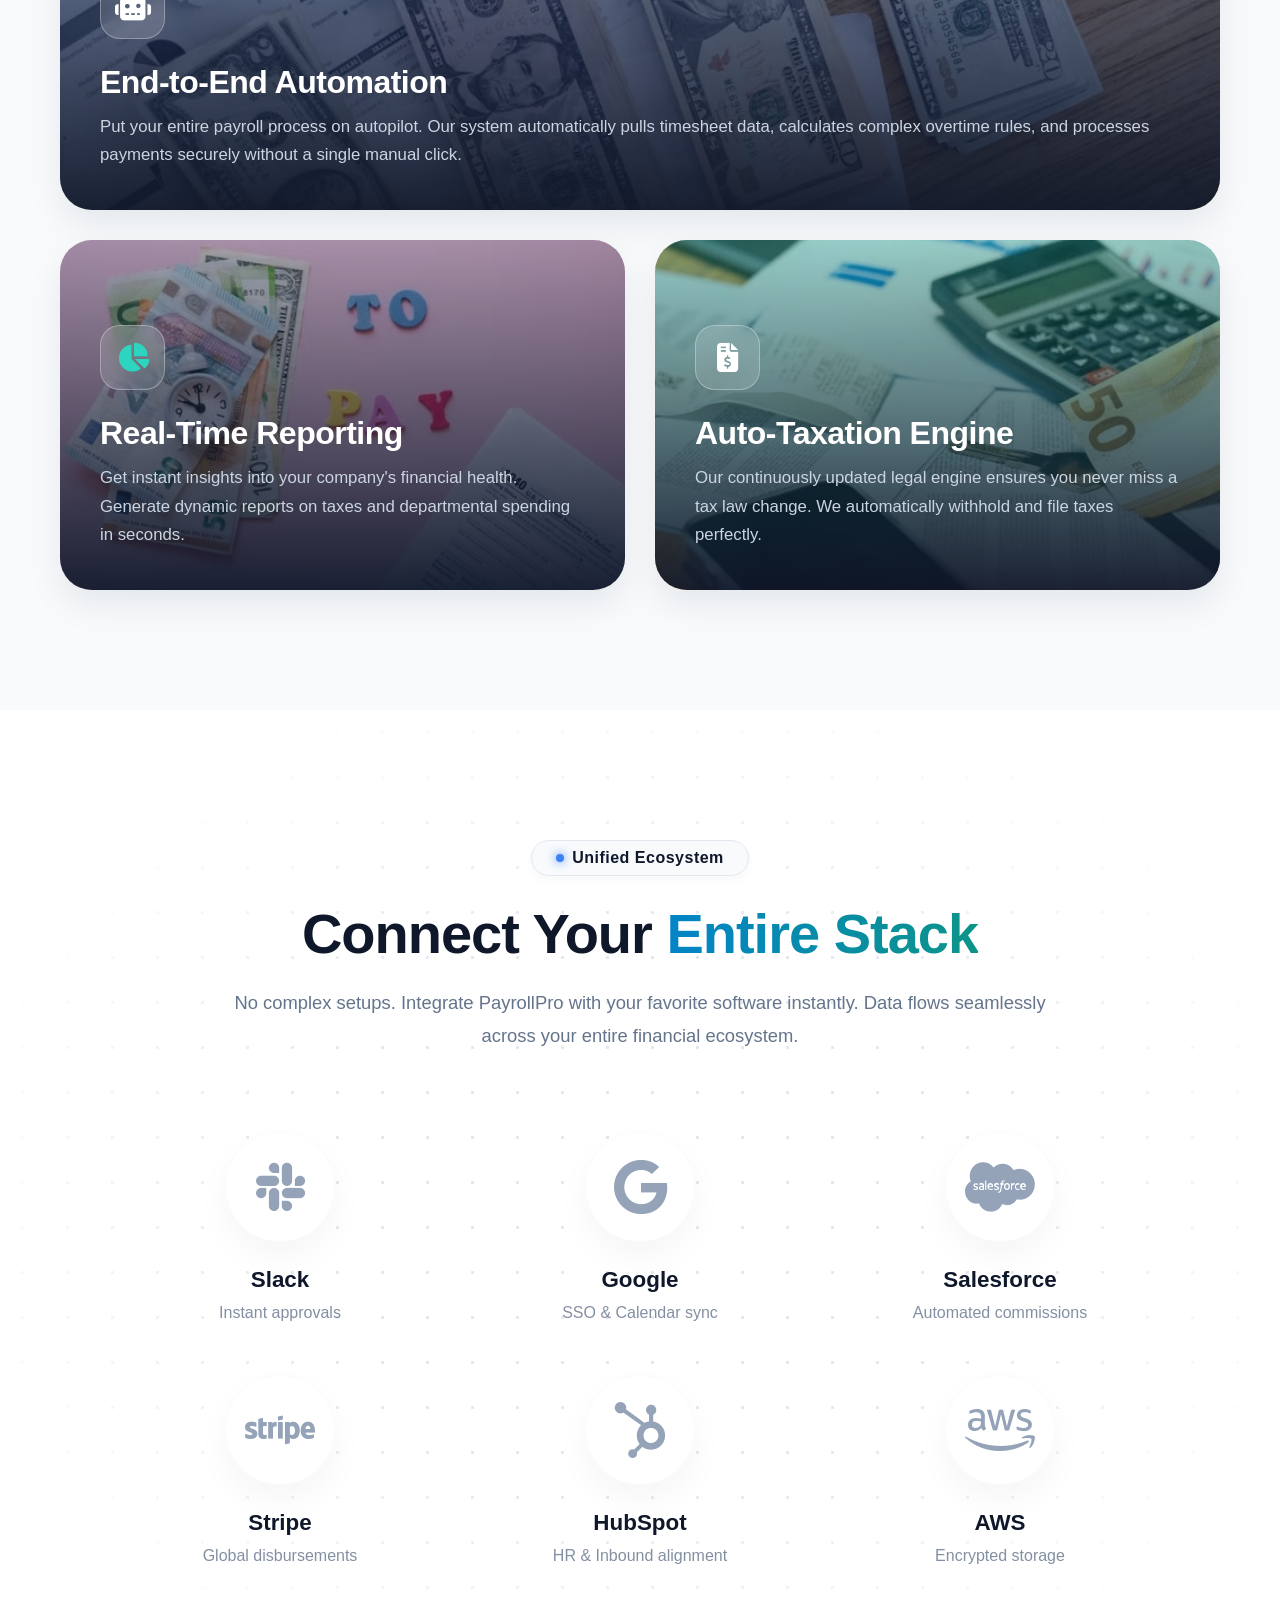
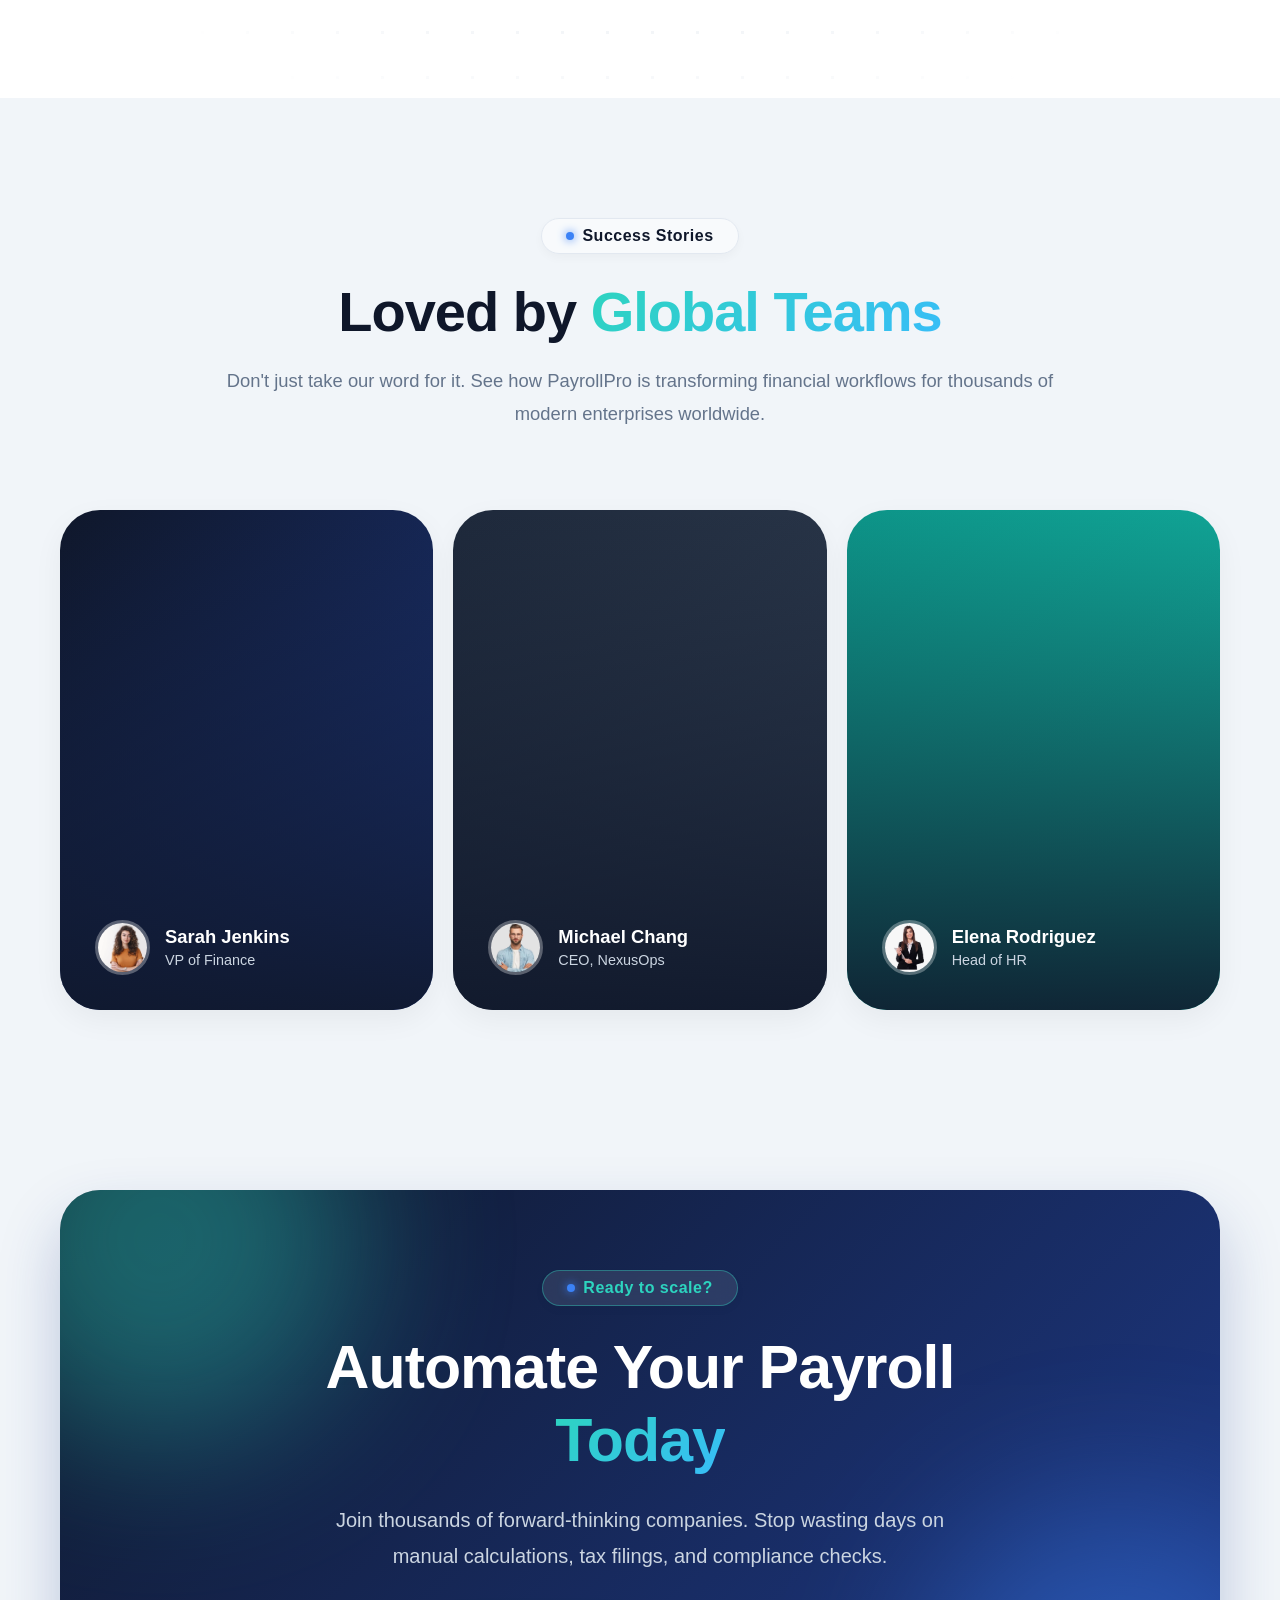
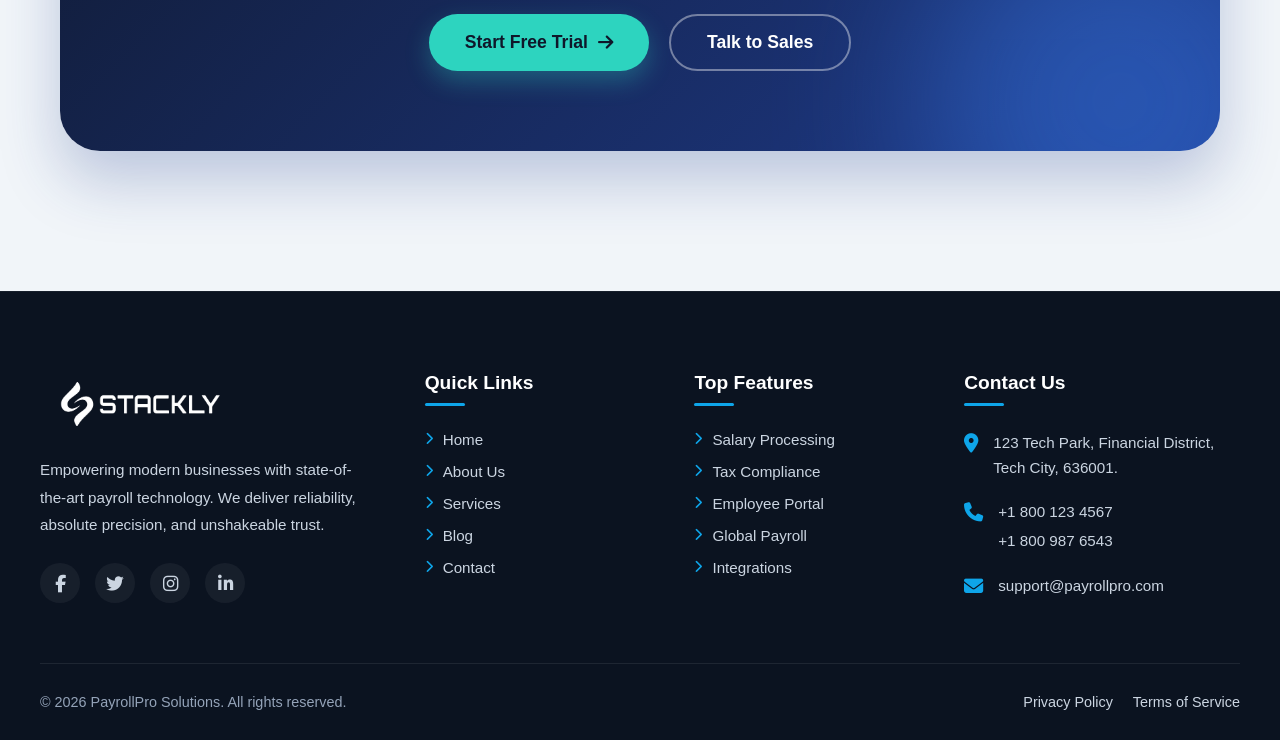
<file: services.html>
<!DOCTYPE html>
<html lang="en">
<head>
    <meta charset="UTF-8">
    <meta name="viewport" content="width=device-width, initial-scale=1.0">
    <title>Service</title>
     <link rel="stylesheet" href="services.css">
    <link rel="stylesheet" href="payroll.css">
    <link href="https://unpkg.com/aos@2.3.1/dist/aos.css" rel="stylesheet">
    <link rel="stylesheet" href="https://cdnjs.cloudflare.com/ajax/libs/font-awesome/6.4.0/css/all.min.css" integrity="sha512-iecdLmaskl7CVkqkXNQ/ZH/XLlvWZOJyj7Yy7tcenmpD1ypASozpmT/E0iPtmFIB46ZmdtAc9eNBvH0H/ZpiBw==" crossorigin="anonymous" referrerpolicy="no-referrer" />

</head>
<body>
    
   <nav class="navbar">
        <div class="nav-container">
            
            <div class="logo">
               <a href="index.html" class="logo-container">
                <img src="./asset/logo.webp" alt="Company Logo" class="logo-img">
            </a>
            </div>

           
             <ul class="nav-menu" id="nav-menu">
                <li><a href="index.html" class="nav-item">Home</a></li>
                <li><a href="about.html" class="nav-item ">About</a></li>
                <li><a href="services.html" class="nav-item active-link">Services</a></li>
                <li><a href="blog.html" class="nav-item">Blog</a></li>
                <li><a href="contact.html" class="nav-item">Contact</a></li>
                <li><a href="login.html" class="login-btn nav-item">Login</a></li>
            </ul>

           
            <div class="hamburger" id="hamburger">
                
                <svg id="icon-open" xmlns="http://www.w3.org/2000/svg" width="30" height="30" viewBox="0 0 24 24" fill="none" stroke="currentColor" stroke-width="2.5" stroke-linecap="round" stroke-linejoin="round">
                    <line x1="3" y1="12" x2="21" y2="12"></line>
                    <line x1="3" y1="6" x2="21" y2="6"></line>
                    <line x1="3" y1="18" x2="21" y2="18"></line>
                </svg>
                
                <svg id="icon-close" class="hidden" xmlns="http://www.w3.org/2000/svg" width="30" height="30" viewBox="0 0 24 24" fill="none" stroke="currentColor" stroke-width="2.5" stroke-linecap="round" stroke-linejoin="round">
                    <line x1="18" y1="6" x2="6" y2="18"></line>
                    <line x1="6" y1="6" x2="18" y2="18"></line>
                </svg>
            </div>
        </div>
    </nav>

     
<section id="services-hero" class="services-hero-slider-bg">
    
     
    <div class="bg-slide slide-1"></div>
    <div class="bg-slide slide-2"></div>

     
    <div class="hero-image-overlay"></div>

    <div class="services-container">
        <div class="hero-content-centered">
            
             
            <div class="pill-badge glass-badge" data-aos="fade-down" data-aos-duration="1200" data-aos-easing="ease-out-cubic">
                <i class="fa-solid fa-layer-group"></i> Our Services
            </div>

             
            <h1 class="premium-hero-heading text-white" data-aos="fade-up" data-aos-duration="1200" data-aos-delay="150" data-aos-easing="ease-out-cubic">
                Next-Generation <br>
                <span class="gradient-text-teal">Payroll Solutions</span>
            </h1>

             
            <p class="premium-hero-desc text-light-gray" data-aos="fade-up" data-aos-duration="1200" data-aos-delay="300" data-aos-easing="ease-out-cubic">
                Experience the ultimate financial operating system. We fully automate compliance, complex tax filings, and global disbursements so you can focus on what truly matters—growing your business.
            </p>
            
             
            <div class="hero-actions" data-aos="fade-up" data-aos-duration="1200" data-aos-delay="450" data-aos-easing="ease-out-cubic">
                <a href="404.html" class="premium-hover-btn filled-teal-btn">
                    <span>Explore Solutions</span>
                    <i class="fa-solid fa-arrow-down"></i>
                </a>
                <a href="404.html" class="premium-hover-btn outline-white-btn">
                    <span>Talk to Sales</span>
                </a>
            </div>
            
        </div>
    </div>
</section>


 
<section id="core-services" class="core-services-ultra">
    <div class="services-container">
        
         
        <div class="ultra-header-wrapper" data-aos="fade-down" data-aos-duration="1200">
            <div class="pulsing-badge">What We Do</div>
            <h2 class="ultra-heading">
                Our <span class="animated-gradient-text">Core Services</span>
            </h2>
            <p class="ultra-paragraph">
                Everything you need to manage your global workforce seamlessly. Built for speed, absolute accuracy, and total compliance.
            </p>
        </div>

         
        <div class="ultra-services-grid">
            
             
            <div class="ultra-card-wrapper float-delay-1" data-aos="fade-up" data-aos-duration="1200" data-aos-delay="100">
                <div class="ultra-card-glow"></div>
                <div class="ultra-service-card">
                    <div class="ultra-icon-box">
                        <i class="fa-solid fa-earth-americas"></i>
                        <div class="icon-ripple"></div>
                    </div>
                    <h3 class="ultra-title">Global Payroll</h3>
                    <p class="ultra-desc">
                        Run payroll for employees and contractors across 150+ countries with a single click. Local currencies managed automatically.
                    </p>
                    <a href="404.html" class="ultra-link text-teal">
                        <span>Learn More</span> <i class="fa-solid fa-arrow-right"></i>
                    </a>
                </div>
            </div>

             
            <div class="ultra-card-wrapper float-delay-2" data-aos="fade-up" data-aos-duration="1200" data-aos-delay="200">
                <div class="ultra-card-glow bg-blue-glow"></div>
                <div class="ultra-service-card">
                    <div class="ultra-icon-box text-blue">
                        <i class="fa-solid fa-shield-halved"></i>
                        <div class="icon-ripple blue-ripple"></div>
                    </div>
                    <h3 class="ultra-title">Tax Compliance</h3>
                    <p class="ultra-desc">
                        Never worry about tax penalties again. Our automated legal engine calculates and files your taxes right on time.
                    </p>
                    <a href="404.html" class="ultra-link text-blue">
                        <span>Explore Features</span> <i class="fa-solid fa-arrow-right"></i>
                    </a>
                </div>
            </div>

             
            <div class="ultra-card-wrapper float-delay-3" data-aos="fade-up" data-aos-duration="1200" data-aos-delay="300">
                <div class="ultra-card-glow"></div>
                <div class="ultra-service-card">
                    <div class="ultra-icon-box">
                        <i class="fa-solid fa-hand-holding-medical"></i>
                        <div class="icon-ripple"></div>
                    </div>
                    <h3 class="ultra-title">Benefits Admin</h3>
                    <p class="ultra-desc">
                        Offer world-class health insurance, retirement plans, and modern perks to your remote team globally.
                    </p>
                    <a href="404.html" class="ultra-link text-teal">
                        <span>Learn More</span> <i class="fa-solid fa-arrow-right"></i>
                    </a>
                </div>
            </div>

        </div>
    </div>
</section>


 
<section id="how-it-works" class="process-solid-section">
    <div class="services-container">
        
         
        <div class="solid-header-wrapper" data-aos="fade-down" data-aos-duration="1000">
            <div class="solid-badge">Seamless Onboarding</div>
            <h2 class="solid-heading">
                Setup in <span class="text-teal">3 Simple Steps</span>
            </h2>
            <p class="solid-paragraph">
                We’ve eliminated the weeks of painful implementation. Get your entire global workforce onboarded and ready to be paid in minutes.
            </p>
        </div>

         
        <div class="process-solid-wrapper">
            
             
            <div class="solid-progress-line" data-aos="fade-right" data-aos-duration="1500" data-aos-delay="200"></div>

             
            <div class="solid-step-card" data-aos="fade-down" data-aos-duration="1000" data-aos-delay="200">
                <div class="step-solid-number bg-teal">1</div>
                <div class="step-solid-icon text-teal">
                    <i class="fa-solid fa-plug-circle-bolt"></i>
                </div>
                <h3 class="step-solid-title">Connect Your Stack</h3>
                <p class="step-solid-desc">
                    Securely sync your existing HR, time-tracking, and accounting software with zero coding required.
                </p>
            </div>

             
            <div class="solid-step-card" data-aos="fade-down" data-aos-duration="1000" data-aos-delay="400">
                <div class="step-solid-number bg-blue">2</div>
                <div class="step-solid-icon text-blue">
                    <i class="fa-solid fa-wand-magic-sparkles"></i>
                </div>
                <h3 class="step-solid-title">Engine Calculates</h3>
                <p class="step-solid-desc">
                    Our AI engine instantly calculates hours, localized taxes, and benefits deductions with 100% accuracy.
                </p>
            </div>

             
            <div class="solid-step-card" data-aos="fade-down" data-aos-duration="1000" data-aos-delay="600">
                <div class="step-solid-number bg-teal">3</div>
                <div class="step-solid-icon text-teal">
                    <i class="fa-solid fa-paper-plane"></i>
                </div>
                <h3 class="step-solid-title">One-Click Disburse</h3>
                <p class="step-solid-desc">
                    Review the summary and hit approve. Funds are disbursed globally in local currencies instantly.
                </p>
            </div>

        </div>
    </div>
</section>


 
<section id="exclusive-features" class="features-image-bento-section">
    <div class="services-container">
        
         
        <div class="solid-header-wrapper" data-aos="fade-down" data-aos-duration="1000">
            <div class="solid-badge">Why Choose Us</div>
            <h2 class="solid-heading">
                Our <span class="text-blue">Exclusive Features</span>
            </h2>
            <p class="solid-paragraph">
                Built for modern enterprises. We go beyond basic payroll to provide a complete, automated financial ecosystem.
            </p>
        </div>

         
        <div class="img-bento-grid">
            
             
            <div class="img-bento-card bento-large" data-aos="fade-up" data-aos-duration="1000">
                 
                <img src="./asset/pa5.webp" alt="Automation" class="bento-bg-img">
                
                 
                <div class="bento-overlay blue-overlay"></div>
                
                 
                <div class="bento-content-front">
                    <div class="bento-icon-glass">
                        <i class="fa-solid fa-robot"></i>
                    </div>
                    <h3 class="bento-title text-white">End-to-End Automation</h3>
                    <p class="bento-desc text-light-gray">
                        Put your entire payroll process on autopilot. Our system automatically pulls timesheet data, calculates complex overtime rules, and processes payments securely without a single manual click.
                    </p>
                </div>
            </div>

             
            <div class="img-bento-card bento-small" data-aos="fade-up" data-aos-duration="1000" data-aos-delay="200">
                 
                <img src="./asset/pa6.webp" alt="Reporting" class="bento-bg-img">
                
                 
                <div class="bento-overlay dark-overlay"></div>
                
                 
                <div class="bento-content-front">
                    <div class="bento-icon-glass text-teal">
                        <i class="fa-solid fa-chart-pie"></i>
                    </div>
                    <h3 class="bento-title text-white">Real-Time Reporting</h3>
                    <p class="bento-desc text-light-gray">
                        Get instant insights into your company's financial health. Generate dynamic reports on taxes and departmental spending in seconds.
                    </p>
                </div>
            </div>

             
            <div class="img-bento-card bento-small" data-aos="fade-up" data-aos-duration="1000" data-aos-delay="400">
                 
                <img src="./asset/pa7.webp" alt="Taxation" class="bento-bg-img">
                
                 
                <div class="bento-overlay teal-overlay"></div>
                
                 
                <div class="bento-content-front">
                    <div class="bento-icon-glass">
                        <i class="fa-solid fa-file-invoice-dollar"></i>
                    </div>
                    <h3 class="bento-title text-white">Auto-Taxation Engine</h3>
                    <p class="bento-desc text-light-gray">
                        Our continuously updated legal engine ensures you never miss a tax law change. We automatically withhold and file taxes perfectly.
                    </p>
                </div>
            </div>

        </div>
    </div>
</section>



 
<section id="integrations" class="integrations-white-unique">
    
     
    <div class="dot-matrix-bg"></div>

    <div class="services-container">
        
         
        <div class="perfect-center-header" data-aos="fade-down" data-aos-duration="1200">
            <div class="badge-animated light-gray-badge">
                <span class="pulse-dot"></span> Unified Ecosystem
            </div>
            <h2 class="modern-heading">
                Connect Your <span class="gradient-text-animated">Entire Stack</span>
            </h2>
            <p class="modern-paragraph">
                No complex setups. Integrate PayrollPro with your favorite software instantly. Data flows seamlessly across your entire financial ecosystem.
            </p>
        </div>

         
        <div class="floating-nodes-grid">
            
             
            <div class="integration-node node-float-1" data-aos="zoom-in" data-aos-duration="1000" data-aos-delay="100">
                <div class="node-orb brand-slack">
                    <i class="fa-brands fa-slack"></i>
                    <div class="hover-ripple"></div>
                </div>
                <h3 class="node-title">Slack</h3>
                <p class="node-desc">Instant approvals</p>
            </div>

             
            <div class="integration-node node-float-2" data-aos="zoom-in" data-aos-duration="1000" data-aos-delay="200">
                <div class="node-orb brand-google">
                    <i class="fa-brands fa-google"></i>
                    <div class="hover-ripple"></div>
                </div>
                <h3 class="node-title">Google</h3>
                <p class="node-desc">SSO & Calendar sync</p>
            </div>

             
            <div class="integration-node node-float-3" data-aos="zoom-in" data-aos-duration="1000" data-aos-delay="300">
                <div class="node-orb brand-salesforce">
                    <i class="fa-brands fa-salesforce"></i>
                    <div class="hover-ripple"></div>
                </div>
                <h3 class="node-title">Salesforce</h3>
                <p class="node-desc">Automated commissions</p>
            </div>

             
            <div class="integration-node node-float-2" data-aos="zoom-in" data-aos-duration="1000" data-aos-delay="400">
                <div class="node-orb brand-stripe">
                    <i class="fa-brands fa-stripe"></i>
                    <div class="hover-ripple"></div>
                </div>
                <h3 class="node-title">Stripe</h3>
                <p class="node-desc">Global disbursements</p>
            </div>

             
            <div class="integration-node node-float-3" data-aos="zoom-in" data-aos-duration="1000" data-aos-delay="500">
                <div class="node-orb brand-hubspot">
                    <i class="fa-brands fa-hubspot"></i>
                    <div class="hover-ripple"></div>
                </div>
                <h3 class="node-title">HubSpot</h3>
                <p class="node-desc">HR & Inbound alignment</p>
            </div>

             
            <div class="integration-node node-float-1" data-aos="zoom-in" data-aos-duration="1000" data-aos-delay="600">
                <div class="node-orb brand-aws">
                    <i class="fa-brands fa-aws"></i>
                    <div class="hover-ripple"></div>
                </div>
                <h3 class="node-title">AWS</h3>
                <p class="node-desc">Encrypted storage</p>
            </div>

        </div>
    </div>
</section>



 
<section id="client-success" class="client-success-accordion">
    <div class="services-container">
        
         
        <div class="perfect-center-header" data-aos="fade-down" data-aos-duration="1000">
            <div class="badge-animated teal-badge">
                <span class="pulse-dot"></span> Success Stories
            </div>
            <h2 class="modern-heading">
                Loved by <span class="gradient-text-teal">Global Teams</span>
            </h2>
            <p class="modern-paragraph">
                Don't just take our word for it. See how PayrollPro is transforming financial workflows for thousands of modern enterprises worldwide.
            </p>
        </div>

         
        <div class="accordion-wrapper" data-aos="fade-up" data-aos-duration="1200" data-aos-delay="200">
            
             
            <div class="accordion-panel panel-blue">
                <div class="panel-overlay"></div>
                <div class="panel-content">
                    
                     
                    <div class="quote-text-area">
                        <div class="stars"><i class="fa-solid fa-star"></i><i class="fa-solid fa-star"></i><i class="fa-solid fa-star"></i><i class="fa-solid fa-star"></i><i class="fa-solid fa-star"></i></div>
                        <p class="panel-quote-text">
                            "PayrollPro completely eliminated our end-of-month panic. Running global payroll across 12 countries now takes exactly 3 minutes. It's magic."
                        </p>
                    </div>

                     
                    <div class="panel-user">
                        <div class="user-avatar-ring">
                            <img src="./asset/woman1.webp" alt="Sarah">
                        </div>
                        <div class="user-details">
                            <h4 class="user-name">Sarah Jenkins</h4>
                            <span class="user-role">VP of Finance</span>
                        </div>
                    </div>
                </div>
            </div>

             
            <div class="accordion-panel panel-slate">
                <div class="panel-overlay"></div>
                <div class="panel-content">
                    
                    <div class="quote-text-area">
                        <div class="stars"><i class="fa-solid fa-star"></i><i class="fa-solid fa-star"></i><i class="fa-solid fa-star"></i><i class="fa-solid fa-star"></i><i class="fa-solid fa-star"></i></div>
                        <p class="panel-quote-text">
                            "The automated tax compliance engine is a lifesaver. We used to hire expensive consultants for state taxes, now it's flawlessly on autopilot."
                        </p>
                    </div>

                    <div class="panel-user">
                        <div class="user-avatar-ring">
                            <img src="./asset/man3.webp" alt="Michael">
                        </div>
                        <div class="user-details">
                            <h4 class="user-name">Michael Chang</h4>
                            <span class="user-role">CEO, NexusOps</span>
                        </div>
                    </div>
                </div>
            </div>

             
            <div class="accordion-panel panel-teal">
                <div class="panel-overlay"></div>
                <div class="panel-content">
                    
                    <div class="quote-text-area">
                        <div class="stars"><i class="fa-solid fa-star"></i><i class="fa-solid fa-star"></i><i class="fa-solid fa-star"></i><i class="fa-solid fa-star"></i><i class="fa-solid fa-star"></i></div>
                        <p class="panel-quote-text">
                            "Onboarding contractors from Europe and Asia used to be a nightmare. Now, with auto-currency conversion, everyone gets paid instantly."
                        </p>
                    </div>

                    <div class="panel-user">
                        <div class="user-avatar-ring">
                            <img src="./asset/woman3.webp" alt="Elena">
                        </div>
                        <div class="user-details">
                            <h4 class="user-name">Elena Rodriguez</h4>
                            <span class="user-role">Head of HR</span>
                        </div>
                    </div>
                </div>
            </div>

        </div>
    </div>
</section>



 
<section id="final-cta" class="final-cta-section">
    <div class="services-container">
        
         
        <div class="cta-banner-premium" data-aos="zoom-in-up" data-aos-duration="1200">
            
             
            <div class="cta-glow glow-1"></div>
            <div class="cta-glow glow-2"></div>

            <div class="cta-content-wrapper">
                
                <div class="badge-animated glass-badge" data-aos="fade-down" data-aos-delay="200">
                    <span class="pulse-dot"></span> Ready to scale?
                </div>
                
                <h2 class="cta-heading" data-aos="fade-up" data-aos-delay="300">
                    Automate Your Payroll <span class="gradient-text-teal">Today</span>
                </h2>
                
                <p class="cta-desc" data-aos="fade-up" data-aos-delay="400">
                    Join thousands of forward-thinking companies. Stop wasting days on manual calculations, tax filings, and compliance checks.
                </p>
                
                 
                <div class="cta-action-btns" data-aos="fade-up" data-aos-delay="500">
                    <a href="404.html" class="premium-btn primary-teal-btn">
                        <span>Start Free Trial</span>
                        <i class="fa-solid fa-arrow-right"></i>
                    </a>
                    <a href="404.html" class="premium-btn outline-white-btn">
                        <span>Talk to Sales</span>
                    </a>
                </div>
                
            </div>
        </div>
        
    </div>
</section>


<footer class="premium-footer">
    <div class="footer-container">
        
         
        <div class="footer-grid scroll-up-anim">
            
             
            <div class="footer-col brand-col">
                <div class="footer-logo">
                     <a href="index.html" class="logo-container">
                <img src="./asset/logo.webp" alt="Company Logo" class="logo-img">
            </a>
                </div>
                <p class="footer-desc">
                    Empowering modern businesses with state-of-the-art payroll technology. We deliver reliability, absolute precision, and unshakeable trust.
                </p>
                <div class="footer-socials">
                    <a href="404.html"><i class="fa-brands fa-facebook-f"></i></a>
                    <a href="404.html"><i class="fa-brands fa-twitter"></i></a>
                    <a href="404.html"><i class="fa-brands fa-instagram"></i></a>
                    <a href="404.html"><i class="fa-brands fa-linkedin-in"></i></a>
                </div>
            </div>

             
            <div class="footer-col">
                <h4 class="footer-heading">Quick Links</h4>
                <ul class="footer-links">
                    <li><a href="index.html"><i class="fa-solid fa-chevron-right"></i> Home</a></li>
                    <li><a href="about.html"><i class="fa-solid fa-chevron-right"></i> About Us</a></li>
                    <li><a href="services.html"><i class="fa-solid fa-chevron-right"></i> Services</a></li>
                    <li><a href="blog.html"><i class="fa-solid fa-chevron-right"></i> Blog</a></li>
                    <li><a href="contact.html"><i class="fa-solid fa-chevron-right"></i> Contact</a></li>
                </ul>
            </div>

             
            <div class="footer-col">
                <h4 class="footer-heading">Top Features</h4>
                <ul class="footer-links">
                    <li><a href="404.html"><i class="fa-solid fa-chevron-right"></i> Salary Processing</a></li>
                    <li><a href="404.html"><i class="fa-solid fa-chevron-right"></i> Tax Compliance</a></li>
                    <li><a href="404.html"><i class="fa-solid fa-chevron-right"></i> Employee Portal</a></li>
                    <li><a href="404.html"><i class="fa-solid fa-chevron-right"></i> Global Payroll</a></li>
                    <li><a href="404.html"><i class="fa-solid fa-chevron-right"></i> Integrations</a></li>
                </ul>
            </div>

             
            <div class="footer-col contact-col">
                <h4 class="footer-heading">Contact Us</h4>
                <ul class="footer-contact-info">
                    <li>
                        <i class="fa-solid fa-location-dot"></i>
                        <span>123 Tech Park, Financial District,<br>Tech City, 636001.</span>
                    </li>
                    <li>
                        <i class="fa-solid fa-phone"></i>
                        <div class="phone-numbers">
                            <span>+1 800 123 4567</span>
                            <span>+1 800 987 6543</span>
                        </div>
                    </li>
                    <li>
                        <i class="fa-solid fa-envelope"></i>
                        <span>support@payrollpro.com</span>
                    </li>
                </ul>
            </div>

        </div>

         
        <div class="footer-bottom scroll-up-anim delay-1">
            <div class="copyright-text">
                &copy; 2026 PayrollPro Solutions. All rights reserved.
            </div>
            <div class="legal-links">
                <a href="404.html">Privacy Policy</a>
                <a href="404.html">Terms of Service</a>
            </div>
        </div>

    </div>
</footer>




    
    <script src="https://unpkg.com/aos@2.3.1/dist/aos.js"></script>
    <script src="main.js"></script>

    <script>
        
document.addEventListener('DOMContentLoaded', function() {
    AOS.init({
        once: true, 
        offset: 100, 
    });
});
    </script>
</body>
</html>
</file>
<file: style.css>
.hero-section {
    position: relative;
    min-height: 100vh;
    display: flex;
    align-items: center;
    justify-content: center;
    padding: 100px 20px 60px;  
    overflow: hidden;
     
    background-image: url('./asset/pa10.webp');
    background-size: cover;
    background-position: center;
    background-attachment: fixed;
}

 
.hero-overlay {
    position: absolute;
    top: 0;
    left: 0;
    width: 100%;
    height: 100%;
    background: linear-gradient(135deg, rgba(30, 58, 138, 0.95) 0%, rgba(15, 23, 42, 0.85) 100%);
    z-index: 1;
}

.hero-container {
    position: relative;
    z-index: 2;
    max-width: 1200px;
    width: 100%;
    display: flex;
    align-items: center;
    justify-content: space-between;
    gap: 50px;
}

 
.hero-content {
    flex: 1.2;
    color: var(--text-light);
}

.badge {
    display: inline-block;
    background: rgba(45, 212, 191, 0.15);
    border: 1px solid rgba(45, 212, 191, 0.3);
    color: var(--highlight);
    padding: 8px 16px;
    border-radius: 30px;
    font-size: 0.9rem;
    font-weight: 600;
    margin-bottom: 25px;
    backdrop-filter: blur(5px);
}

.hero-title {
    font-size: 4rem;
    font-weight: 800;
    line-height: 1.15;
    margin-bottom: 25px;
    text-shadow: 0 4px 10px rgba(0,0,0,0.3);
}

.highlight-text {
    background: linear-gradient(to right, #2dd4bf, #3b82f6);
    -webkit-background-clip: text;
    -webkit-text-fill-color: transparent;
}

.hero-subtitle {
    font-size: 1.2rem;
    line-height: 1.7;
    color: #e2e8f0;
    margin-bottom: 40px;
    max-width: 90%;
    font-weight: 300;
}

 
.hero-buttons {
    display: flex;
    gap: 20px;
}

.btn-premium {
    background: linear-gradient(135deg, #2dd4bf, #0d9488);
    color: #ffffff;
    padding: 15px 35px;
    border-radius: 50px;
    font-size: 1.1rem;
    font-weight: bold;
    text-decoration: none;
    transition: all 0.4s ease;
    box-shadow: 0 10px 25px rgba(45, 212, 191, 0.4);
    border: none;
}

.btn-premium:hover {
    transform: translateY(-5px);
    box-shadow: 0 15px 30px rgba(45, 212, 191, 0.6);
}

.btn-outline-premium {
    display: flex;
    align-items: center;
    background: rgba(255, 255, 255, 0.05);
    color: #ffffff;
    padding: 15px 35px;
    border-radius: 50px;
    font-size: 1.1rem;
    font-weight: bold;
    text-decoration: none;
    border: 1px solid rgba(255, 255, 255, 0.2);
    backdrop-filter: blur(10px);
    transition: all 0.4s ease;
}

.btn-outline-premium:hover {
    background: rgba(255, 255, 255, 0.15);
    transform: translateY(-5px);
    border-color: var(--highlight);
    color: var(--highlight);
}

 
.hero-image-wrapper {
    flex: 1;
    position: relative;
    display: flex;
    justify-content: center;
}

.hero-main-img {
    width: 100%;
    max-width: 500px;
    border-radius: 20px;
    box-shadow: 0 20px 50px rgba(0, 0, 0, 0.5);
    border: 4px solid rgba(255, 255, 255, 0.1);
}

.glass-effect {
    background: rgba(255, 255, 255, 0.1);
    backdrop-filter: blur(12px);
    -webkit-backdrop-filter: blur(12px);
    border: 1px solid rgba(255, 255, 255, 0.2);
    box-shadow: 0 8px 32px 0 rgba(0, 0, 0, 0.3);
}

.floating-card {
    position: absolute;
    bottom: -20px;
    left: -30px;
    padding: 15px 25px;
    border-radius: 15px;
    display: flex;
    align-items: center;
    gap: 15px;
    color: white;
}

.card-icon {
    font-size: 2rem;
}

.card-text h4 {
    font-size: 1rem;
    margin-bottom: 5px;
    color: #9d3e11;
}

.card-text p {
    font-size: 1.2rem;
    font-weight: bold;
    color: var(--highlight);
}

 
.animate-fade-in-up {
    opacity: 0;
    animation: fadeInUp 1s cubic-bezier(0.2, 0.8, 0.2, 1) forwards;
}

.floating-animation {
    animation: float 6s ease-in-out infinite;
}

.float-delay {
    animation: float 6s ease-in-out infinite;
    animation-delay: 2s;
}

@keyframes fadeInUp {
    0% {
        opacity: 0;
        transform: translateY(40px);
    }
    100% {
        opacity: 1;
        transform: translateY(0);
    }
}

@keyframes float {
    0% {
        transform: translateY(0px);
    }
    50% {
        transform: translateY(-20px);
    }
    100% {
        transform: translateY(0px);
    }
}

 
@media screen and (max-width: 992px) {
    .hero-container {
        flex-direction: column;
        text-align: center;
        padding-top: 40px;
    }

    .hero-title {
        font-size: 3rem;
    }

    .hero-subtitle {
        max-width: 100%;
        margin: 0 auto 30px auto;
    }

    .hero-buttons {
        justify-content: center;
    }

    .floating-card {
        left: 20px;
        bottom: 10px;
    }
}

@media screen and (max-width: 576px) {
    .hero-section {
        padding: 120px 15px 40px;
    }
    
    .hero-title {
        font-size: 2.2rem;
    }

    .hero-buttons {
        flex-direction: column;
        gap: 15px;
    }

    .btn-premium, .btn-outline-premium {
        width: 100%;
        justify-content: center;
    }

    .floating-card {
        display: none;  
    }
}


 
.premium-about-section {
    position: relative;
    padding: 120px 20px;
    background-color: #f8fafc;  
    overflow: hidden;
    z-index: 1;
}

 
.glow-blob {
    position: absolute;
    border-radius: 50%;
    filter: blur(80px);
    z-index: -1;
    opacity: 0.6;
    animation: blob-float 10s infinite alternate ease-in-out;
}

.blob-1 {
    width: 400px;
    height: 400px;
    background: rgba(45, 212, 191, 0.3);  
    top: -100px;
    left: -100px;
}

.blob-2 {
    width: 500px;
    height: 500px;
    background: rgba(30, 58, 138, 0.2);  
    bottom: -150px;
    right: -100px;
    animation-delay: -5s;
}

@keyframes blob-float {
    0% { transform: translate(0, 0) scale(1); }
    100% { transform: translate(50px, 50px) scale(1.2); }
}

.premium-about-container {
    max-width: 1200px;
    margin: 0 auto;
    display: flex;
    align-items: center;
    gap: 80px;
}

 
.about-visuals {
    flex: 1;
    position: relative;
    height: 550px;
}

.main-img-box {
    position: absolute;
    top: 0;
    left: 0;
    width: 80%;
    height: 450px;
    border-radius: 30px;
    overflow: hidden;
    box-shadow: 0 30px 60px rgba(0,0,0,0.15);
}

.img-main {
    width: 100%;
    height: 100%;
    object-fit: cover;
}

.img-secondary {
    position: absolute;
    bottom: 0;
    right: 0;
    width: 55%;
    height: 350px;
    object-fit: cover;
    border-radius: 30px;
    border: 10px solid #f8fafc;
    box-shadow: 0 20px 40px rgba(0,0,0,0.2);
    z-index: 2;
}


.glass-badge {
    position: absolute;
    top: 30px;
    left: -30px;
    background: rgba(255, 255, 255, 0.2);
    backdrop-filter: blur(15px);
    -webkit-backdrop-filter: blur(15px);
    border: 1px solid rgba(255, 255, 255, 0.5);
    padding: 20px 30px;
    border-radius: 25px;
    box-shadow: 0 15px 35px rgba(0,0,0,0.1);
    display: flex;
    align-items: center;
    gap: 15px;
    color: #1e3a8a;
    z-index: 3;
}

.badge-num {
    font-size: 3rem;
    font-weight: 900;
    color: #2dd4bf;
    text-shadow: 0 2px 10px rgba(45, 212, 191, 0.4);
}

.badge-text {
    font-size: 1rem;
    font-weight: 700;
    line-height: 1.2;
}

 
.float-anim-1 { animation: float-up-down 5s ease-in-out infinite; }
.float-anim-2 { animation: float-up-down 7s ease-in-out infinite reverse; }

@keyframes float-up-down {
    0%, 100% { transform: translateY(0); }
    50% { transform: translateY(-20px); }
}

 
.about-content {
    flex: 1;
}

.pill-badge {
    display: inline-block;
    padding: 8px 20px;
    background: rgba(45, 212, 191, 0.1);
    color: #0d9488;
    font-weight: 700;
    border-radius: 50px;
    font-size: 0.9rem;
    letter-spacing: 1px;
    text-transform: uppercase;
    margin-bottom: 20px;
    border: 1px solid rgba(45, 212, 191, 0.3);
}

.modern-heading {
    font-size: 3rem;
    font-weight: 800;
    color: #0f172a;
    line-height: 1.2;
    margin-bottom: 25px;
}

.gradient-text {
    background: linear-gradient(135deg, #1e3a8a, #2dd4bf);
    -webkit-background-clip: text;
    -webkit-text-fill-color: transparent;
}

.modern-paragraph {
    font-size: 1.15rem;
    line-height: 1.8;
    color: #64748b;
    margin-bottom: 40px;
}

 
.feature-cards-grid {
    display: flex;
    flex-direction: column;
    gap: 20px;
}

.feature-card {
    display: flex;
    align-items: center;
    gap: 20px;
    background: #ffffff;
    padding: 20px 25px;
    border-radius: 20px;
    box-shadow: 0 10px 20px rgba(0,0,0,0.03);
    transition: all 0.4s cubic-bezier(0.175, 0.885, 0.32, 1.275);
    border: 1px solid rgba(0,0,0,0.02);
     
}

.feature-card:hover {
    transform: translateY(-10px) scale(1.02);
    box-shadow: 0 20px 40px rgba(30, 58, 138, 0.1);
    border-color: rgba(45, 212, 191, 0.5);
}

.icon-box {
    width: 60px;
    height: 60px;
    background: #eff6ff;
    border-radius: 15px;
    display: flex;
    justify-content: center;
    align-items: center;
    color: #2dd4bf;
    transition: all 0.4s ease;
}

.feature-card:hover .icon-box {
    background: #2dd4bf;
    color: #ffffff;
    transform: rotate(10deg);
}

.card-text h4 {
    font-size: 1.2rem;
    color: #b8bbbf;
    margin-bottom: 5px;
}

.card-text p {
    color: #c8cace;
    font-size: 0.95rem;
}

 
.hidden-element {
    opacity: 0;
    transform: translateY(50px);
    transition: all 1s cubic-bezier(0.5, 0, 0, 1);
}

.show-element {
    opacity: 1;
    transform: translateY(0);
}

.delay-1 { transition-delay: 0.2s; }
.delay-2 { transition-delay: 0.4s; }
.delay-3 { transition-delay: 0.6s; }

 
@media screen and (max-width: 992px) {
    .premium-about-container {
        flex-direction: column;
        gap: 60px;
    }
    
    .about-visuals {
        width: 100%;
        max-width: 600px;
        margin: 0 auto;
        height: 450px;
    }

    .modern-heading {
        font-size: 2.5rem;
    }
}

@media screen and (max-width: 576px) {
    .about-visuals {
        height: 350px;
    }

    .main-img-box {
        width: 90%;
        height: 300px;
    }

    .img-secondary {
        width: 60%;
        height: 220px;
        border-width: 5px;
    }

    .glass-badge {
        left: 10px;
        top: 10px;
        padding: 15px;
    }

    .modern-heading {
        font-size: 2rem;
    }
}


 
.timeline-services-section {
    background-color: #ffffff;
    padding: 120px 20px;
    overflow: hidden;
    position: relative;
}

.services-container {
    max-width: 1200px;
    margin: 0 auto;
}

 
.centered-section-header {
    display: flex;
    flex-direction: column;
    align-items: center;  
    text-align: center;  
    max-width: 800px;
    margin: 0 auto 80px auto;  
}

.centered-section-header .pill-badge {
    margin-bottom: 20px;
    display: inline-block;
}

.light-badge {
    background: rgba(45, 212, 191, 0.1);
    color: #0d9488;
    border: 1px solid rgba(45, 212, 191, 0.3);
}

 
.timeline-wrapper {
    position: relative;
    max-width: 1000px;
    margin: 0 auto;
    padding: 50px 0;
}

 
.timeline-center-line {
    position: absolute;
    left: 50%;
    top: 0;
    transform: translateX(-50%);
    width: 6px;
    height: 100%;
    background: #e2e8f0;
    border-radius: 10px;
    z-index: 1;
}

 
.timeline-progress {
    position: absolute;
    top: 0;
    left: 0;
    width: 100%;
    height: 0%;  
    background: linear-gradient(to bottom, #2dd4bf, #1e3a8a, #2dd4bf);
    border-radius: 10px;
    box-shadow: 0 0 15px rgba(45, 212, 191, 0.8);
    transition: height 0.1s ease-out;
}

.timeline-row {
    display: flex;
    justify-content: space-between;
    align-items: center;
    width: 100%;
    margin-bottom: 80px;
    position: relative;
}

.timeline-empty, .timeline-card-wrapper {
    width: 45%;
}

 
.timeline-dot {
    width: 24px;
    height: 24px;
    background: #e2e8f0;
    border: 4px solid #cbd5e1;
    border-radius: 50%;
    position: absolute;
    left: 50%;
    transform: translateX(-50%);
    z-index: 2;
    transition: all 0.5s cubic-bezier(0.175, 0.885, 0.32, 1.275);
}

 
.timeline-dot.active-dot {
    background: #ffffff;
    border: 6px solid #2dd4bf;
    transform: translateX(-50%) scale(1.4);
    box-shadow: 0 0 20px rgba(45, 212, 191, 0.8);
}

 
.timeline-card {
    background: #f8fafc;
    padding: 40px 30px;
    border-radius: 20px;
    box-shadow: 0 15px 35px rgba(0,0,0,0.05);
    border: 1px solid rgba(0,0,0,0.03);
    position: relative;
    transition: all 0.4s cubic-bezier(0.175, 0.885, 0.32, 1.275);
}

.timeline-card:hover {
    transform: translateY(-10px);
    box-shadow: 0 25px 50px rgba(30, 58, 138, 0.1);
    background: #ffffff;
    border-color: rgba(45, 212, 191, 0.3);
}

 
.timeline-card::before {
    content: '';
    position: absolute;
    top: 50%;
    transform: translateY(-50%);
    border-width: 15px;
    border-style: solid;
}

.left-side .timeline-card::before {
    right: -29px;
    border-color: transparent transparent transparent #f8fafc;
}
.left-side .timeline-card:hover::before { border-color: transparent transparent transparent #ffffff; }

.right-side .timeline-card::before {
    left: -29px;
    border-color: transparent #f8fafc transparent transparent;
}
.right-side .timeline-card:hover::before { border-color: transparent #ffffff transparent transparent; }

 
.icon-circle {
    width: 60px;
    height: 60px;
    background: #eff6ff;
    color: #2dd4bf;
    border-radius: 50%;
    display: flex;
    justify-content: center;
    align-items: center;
    font-size: 1.5rem;
    margin-bottom: 20px;
    transition: all 0.4s ease;
}

.timeline-card:hover .icon-circle {
    background: #2dd4bf;
    color: #ffffff;
    transform: rotateY(180deg);
}

.timeline-card h3 {
    font-size: 1.3rem;
    color: #0f172a;
    margin-bottom: 15px;
    font-weight: 700;
}

.timeline-card p {
    color: #64748b;
    line-height: 1.7;
    font-size: 1rem;
}

 
.animate-card-left {
    opacity: 0;
    transform: translateX(-150px) rotateY(-10deg);
    transition: all 0.8s cubic-bezier(0.2, 0.8, 0.2, 1);
}

.animate-card-right {
    opacity: 0;
    transform: translateX(150px) rotateY(10deg);
    transition: all 0.8s cubic-bezier(0.2, 0.8, 0.2, 1);
}

.animate-card-left.show-card, 
.animate-card-right.show-card {
    opacity: 1;
    transform: translate(0) rotateY(0);
}

 
@media screen and (max-width: 768px) {
    .timeline-center-line { left: 30px; }
    .timeline-dot { left: 30px; }
    .timeline-dot.active-dot { transform: translateX(-50%) scale(1.3); }
    .timeline-row { flex-direction: column; align-items: flex-end; margin-bottom: 50px; }
    .timeline-empty { display: none; }
    .timeline-card-wrapper { width: 100%; padding-left: 80px; }
    
    .animate-card-left { transform: translateX(100px); } 
    .animate-card-right { transform: translateX(100px); }
    
    .left-side .timeline-card::before, .right-side .timeline-card::before {
        left: -29px; right: auto;
        border-color: transparent #f8fafc transparent transparent;
    }
}



 
.expanding-section {
    background-color: #ffffff;  
    padding: 120px 20px;
    overflow: hidden;
}

.expand-container {
    max-width: 1200px;
    margin: 0 auto;
}

 
.accordion-wrapper {
    display: flex;
    flex-direction: row;
    width: 100%;
    height: 500px;  
    gap: 15px;
}

.accordion-panel {
    flex: 1;  
    position: relative;
    border-radius: 30px;
    background-size: cover;
    background-position: center;
    overflow: hidden;
    transition: all 0.7s cubic-bezier(0.25, 0.8, 0.25, 1);
      
    box-shadow: 0 10px 30px rgba(0, 0, 0, 0.1);
}

 
.accordion-panel:hover, 
.accordion-panel.active-panel {
    flex: 5;  
    box-shadow: 0 20px 40px rgba(30, 58, 138, 0.3);
}

 
.panel-overlay {
    position: absolute;
    top: 0; left: 0; right: 0; bottom: 0;
    background: linear-gradient(to top, rgba(15, 23, 42, 0.95) 0%, rgba(15, 23, 42, 0.4) 50%, rgba(15, 23, 42, 0.1) 100%);
    transition: all 0.5s ease;
}

.accordion-panel:hover .panel-overlay,
.accordion-panel.active-panel .panel-overlay {
    background: linear-gradient(to top, rgba(15, 23, 42, 0.95) 0%, rgba(30, 58, 138, 0.7) 100%);
}

 
.panel-content {
    position: absolute;
    bottom: 0;
    left: 0;
    width: 100%;
    padding: 30px;
    color: #ffffff;
    display: flex;
    flex-direction: column;
    justify-content: flex-end;
    height: 100%;
}

.panel-icon {
    width: 50px;
    height: 50px;
    background: rgba(255, 255, 255, 0.2);
    backdrop-filter: blur(10px);
    border-radius: 50%;
    display: flex;
    justify-content: center;
    align-items: center;
    font-size: 1.5rem;
    color: #2dd4bf;
    margin-bottom: 20px;
    transition: all 0.5s ease;
}

.panel-title {
    font-size: 1.5rem;
    font-weight: 700;
    margin-bottom: 0;
    white-space: nowrap;
    transition: all 0.5s ease;
}

 
.panel-text-wrapper {
    height: 30px;  
    overflow: hidden;
    transition: all 0.6s cubic-bezier(0.25, 0.8, 0.25, 1);
}

.accordion-panel:hover .panel-text-wrapper,
.accordion-panel.active-panel .panel-text-wrapper {
    height: 200px;  
}

.panel-desc {
    color: #cbd5e1;
    line-height: 1.6;
    margin-top: 15px;
    margin-bottom: 25px;
    font-size: 0.95rem;
    opacity: 0;
    transform: translateY(20px);
    transition: all 0.5s ease 0.1s;  
}

.accordion-panel:hover .panel-desc,
.accordion-panel.active-panel .panel-desc {
    opacity: 1;
    transform: translateY(0);
}

 
.premium-hover-btn {
    display: inline-flex;
    align-items: center;
    gap: 10px;
    padding: 12px 25px;
    background: transparent;
    color: #ffffff;
    border: 1px solid rgba(255, 255, 255, 0.4);
    border-radius: 30px;
    text-decoration: none;
    font-weight: 600;
    font-size: 0.9rem;
    overflow: hidden;
    position: relative;
    opacity: 0;
    transform: translateY(20px);
    transition: all 0.5s ease 0.2s;
    z-index: 1;
}

.accordion-panel:hover .premium-hover-btn,
.accordion-panel.active-panel .premium-hover-btn {
    opacity: 1;
    transform: translateY(0);
}

 
.premium-hover-btn::before {
    content: '';
    position: absolute;
    top: 0; left: 0;
    width: 0%;
    height: 100%;
    background: linear-gradient(90deg, #2dd4bf, #0d9488);
    z-index: -1;
    transition: width 0.4s cubic-bezier(0.25, 0.8, 0.25, 1);
}

.premium-hover-btn:hover::before {
    width: 100%;
}

.premium-hover-btn:hover {
    border-color: transparent;
    box-shadow: 0 5px 15px rgba(45, 212, 191, 0.4);
    transform: translateX(5px);
}

.premium-hover-btn i {
    transition: transform 0.3s ease;
}

.premium-hover-btn:hover i {
    transform: translateX(5px);
}

 
@media screen and (max-width: 992px) {
    .accordion-wrapper {
        flex-direction: column;  
        height: 700px;
    }
    
    .panel-title {
        white-space: normal;  
    }
    
    .accordion-panel:hover .panel-text-wrapper,
    .accordion-panel.active-panel .panel-text-wrapper {
        height: 200px;  
    }
}


 
.how-it-works-section {
    background-color: #ffffff;
    padding: 120px 20px;
    overflow: hidden;
}

.how-works-container {
    max-width: 1200px;
    margin: 0 auto;
}

 
.process-layout {
    display: flex;
    align-items: center;
    gap: 80px;
    margin-top: 40px;
}

 
.process-steps-list {
    flex: 1;
    display: flex;
    flex-direction: column;
    gap: 20px;
}

.step-item {
    display: flex;
    gap: 25px;
    padding: 25px 30px;
    border-radius: 20px;
    cursor: pointer;
    transition: all 0.5s cubic-bezier(0.25, 0.8, 0.25, 1);
    background: transparent;
    border: 1px solid transparent;
}

 
.step-item:not(.active-step):hover {
    background: #f8fafc;
}

 
.step-item.active-step {
    background: #ffffff;
    box-shadow: 0 15px 35px rgba(0, 0, 0, 0.06);
    border: 1px solid rgba(45, 212, 191, 0.2);
    transform: translateX(10px);
}

.step-number {
    font-size: 2.5rem;
    font-weight: 900;
    color: #cbd5e1;
    transition: all 0.5s ease;
    line-height: 1;
}

.active-step .step-number {
    background: linear-gradient(135deg, #1e3a8a, #2dd4bf);
    -webkit-background-clip: text;
    -webkit-text-fill-color: transparent;
}

.step-content {
    flex: 1;
}

.step-title {
    font-size: 1.4rem;
    color: #64748b;
    font-weight: 700;
    margin-bottom: 0;
    transition: all 0.4s ease;
}

.active-step .step-title {
    color: #0f172a;
}

 
.step-desc {
    color: #64748b;
    line-height: 1.7;
    font-size: 1rem;
    max-height: 0;
    opacity: 0;
    overflow: hidden;
    margin-top: 0;
    transition: all 0.5s cubic-bezier(0.25, 0.8, 0.25, 1);
}

.active-step .step-desc {
    max-height: 200px;
    opacity: 1;
    margin-top: 15px;
}

 
.process-visuals {
    flex: 1;
    height: 500px;
    position: relative;
    border-radius: 30px;
    overflow: hidden;
    box-shadow: 0 25px 50px rgba(30, 58, 138, 0.15);
    background-color: #f1f5f9;
}

 
.process-img {
    position: absolute;
    top: 0;
    left: 0;
    width: 100%;
    height: 100%;
    object-fit: cover;
    opacity: 0;
    transform: scale(1.1);  
    transition: all 0.8s cubic-bezier(0.25, 0.8, 0.25, 1);
    z-index: 1;
}

.process-img.active-img {
    opacity: 1;
    transform: scale(1);  
    z-index: 2;
}

 
@media screen and (max-width: 992px) {
    .process-layout {
        flex-direction: column-reverse;  
        gap: 40px;
    }
    
    .process-visuals {
        width: 100%;
        height: 350px;
    }

    .step-item {
        padding: 20px;
    }
    
    .step-item.active-step {
        transform: translateX(0);
        transform: scale(1.02);
    }
}



 
.key-features-section {
    background-color: #ffffff;
    padding: 120px 20px;
    overflow: hidden;
}

.features-container {
    max-width: 1000px;  
    margin: 0 auto;
}

.feature-rows-wrapper {
    display: flex;
    flex-direction: column;
    border-top: 1px solid #e2e8f0;
}

 
.feature-row {
    border-bottom: 1px solid #e2e8f0;
    transition: all 0.4s ease;
}

 
.row-header {
    display: flex;
    justify-content: space-between;
    align-items: center;
    padding: 30px 0;
    cursor: pointer;
    background: transparent;
    transition: all 0.4s ease;
}

.row-header:hover .row-title h3 {
    color: #2dd4bf;
    transform: translateX(10px);
}

.row-title {
    display: flex;
    align-items: center;
    gap: 20px;
}

.row-icon {
    font-size: 1.8rem;
    color: #1e3a8a;
    transition: all 0.4s ease;
}

.row-header:hover .row-icon {
    color: #2dd4bf;
    transform: scale(1.1);
}

.row-title h3 {
    font-size: 1.8rem;
    color: #0f172a;
    font-weight: 700;
    margin: 0;
    transition: all 0.4s cubic-bezier(0.175, 0.885, 0.32, 1.275);
}

.row-toggle {
    font-size: 1.5rem;
    color: #64748b;
    transition: transform 0.5s cubic-bezier(0.175, 0.885, 0.32, 1.275);
}

 
.active-row .row-title h3 {
    color: #1e3a8a;
}
.active-row .row-toggle {
    transform: rotate(45deg);  
    color: #2dd4bf;
}

 
.row-content {
    max-height: 0;
    overflow: hidden;
    transition: max-height 0.6s cubic-bezier(0.25, 1, 0.5, 1), opacity 0.4s ease;
    opacity: 0;
}

.active-row .row-content {
    max-height: 500px;  
    opacity: 1;
}

.row-content-inner {
    display: flex;
    gap: 40px;
    padding-bottom: 40px;
    padding-top: 10px;
}

.row-text {
    flex: 1;
    display: flex;
    flex-direction: column;
    justify-content: center;
    align-items: flex-start;
}

.row-text p {
    color: #64748b;
    font-size: 1.1rem;
    line-height: 1.8;
    margin-bottom: 20px;
}

.row-bullets {
    list-style: none;
    margin-bottom: 30px;
}

.row-bullets li {
    display: flex;
    align-items: center;
    gap: 10px;
    color: #0f172a;
    font-weight: 600;
    margin-bottom: 10px;
    font-size: 1.05rem;
}

.row-bullets i {
    color: #2dd4bf;
}

 
.row-image {
    flex: 1;
    border-radius: 20px;
    overflow: hidden;
    box-shadow: 0 20px 40px rgba(0, 0, 0, 0.1);
    transform: translateY(20px);
    opacity: 0;
    transition: all 0.6s cubic-bezier(0.175, 0.885, 0.32, 1.275) 0.2s;
}

.active-row .row-image {
    transform: translateY(0);
    opacity: 1;
}

.row-image img {
    width: 100%;
    height: 100%;
    object-fit: cover;
    display: block;
    transition: transform 0.6s ease;
}

.feature-row:hover .row-image img {
    transform: scale(1.05);
}

 
.row-text .premium-hover-btn {
    border-color: #e2e8f0;
    color: #0f172a;
}

.row-text .premium-hover-btn:hover {
    color: #ffffff;
    border-color: transparent;
}

 
@media screen and (max-width: 768px) {
    .row-title h3 {
        font-size: 1.3rem;
    }
    
    .row-content-inner {
        flex-direction: column-reverse;  
        gap: 25px;
    }
    
    .active-row .row-content {
        max-height: 900px;  
    }
}



 
.testimonials-section {
    background-color: #ffffff;
    padding: 120px 20px;
    position: relative;
    overflow: hidden;
}

.testi-container {
    max-width: 1200px;
    margin: 0 auto;
    position: relative;
    z-index: 2;
}

 
.floating-shape {
    position: absolute;
    background: linear-gradient(135deg, rgba(45, 212, 191, 0.1), rgba(30, 58, 138, 0.05));
    border-radius: 50%;
    z-index: 1;
    animation: float-around 15s infinite linear;
}

.shape-1 { width: 300px; height: 300px; top: 10%; left: -5%; }
.shape-2 { width: 200px; height: 200px; bottom: 20%; right: -5%; animation-duration: 12s; animation-direction: reverse; }
.shape-3 { width: 150px; height: 150px; top: 40%; left: 50%; animation-duration: 20s; }

@keyframes float-around {
    0% { transform: translate(0, 0) rotate(0deg); }
    33% { transform: translate(30px, -50px) rotate(120deg); }
    66% { transform: translate(-20px, 20px) rotate(240deg); }
    100% { transform: translate(0, 0) rotate(360deg); }
}

 
.testi-slider-wrapper {
    position: relative;
    width: 100%;
    max-width: 1000px;
    margin: 0 auto;
    height: 450px;
    perspective: 1000px;  
}

.testi-track {
    position: relative;
    width: 100%;
    height: 100%;
    display: flex;
    justify-content: center;
    align-items: center;
    transform-style: preserve-3d;
}

 
.testi-item {
    position: absolute;
    width: 60%;
    background: rgba(255, 255, 255, 0.7);
    backdrop-filter: blur(20px);
    -webkit-backdrop-filter: blur(20px);
    border: 1px solid rgba(0, 0, 0, 0.05);
    border-radius: 30px;
    padding: 50px 40px;
    box-shadow: 0 15px 35px rgba(0, 0, 0, 0.05);
    transition: all 0.6s cubic-bezier(0.25, 0.8, 0.25, 1);
    opacity: 0;
    pointer-events: none;
}

 
.testi-item.active {
    transform: translateX(0) translateZ(0) scale(1);
    opacity: 1;
    z-index: 3;
    background: #ffffff;
    box-shadow: 0 25px 50px rgba(30, 58, 138, 0.1);
    border-color: rgba(45, 212, 191, 0.3);
    pointer-events: auto;
}

 
.testi-item.prev {
    transform: translateX(-50%) translateZ(-150px) rotateY(15deg);
    opacity: 0.4;
    z-index: 2;
}

 
.testi-item.next {
    transform: translateX(50%) translateZ(-150px) rotateY(-15deg);
    opacity: 0.4;
    z-index: 2;
}

 
.massive-quote {
    font-size: 3rem;
    color: rgba(45, 212, 191, 0.2);
    position: absolute;
    top: 30px;
    left: 40px;
    z-index: -1;
}

.testi-text {
    font-size: 1.25rem;
    color: #0f172a;
    line-height: 1.8;
    font-style: italic;
    margin-bottom: 30px;
    font-weight: 500;
}

 
.testi-author {
    display: flex;
    align-items: center;
    gap: 20px;
}

.author-avatar-wrapper {
    position: relative;
    width: 60px;
    height: 60px;
}

.author-img {
    width: 100%;
    height: 100%;
    border-radius: 50%;
    object-fit: cover;
    position: relative;
    z-index: 2;
    border: 2px solid #ffffff;
}

.avatar-glow {
    position: absolute;
    top: -5px; left: -5px; right: -5px; bottom: -5px;
    background: linear-gradient(45deg, #2dd4bf, #1e3a8a);
    border-radius: 50%;
    z-index: 1;
    animation: pulse-glow 2s infinite alternate;
}

@keyframes pulse-glow {
    0% { transform: scale(1); opacity: 0.5; filter: blur(5px); }
    100% { transform: scale(1.2); opacity: 0.8; filter: blur(10px); }
}

.author-info h4 {
    color: #0f172a;
    font-size: 1.1rem;
    font-weight: 700;
    margin-bottom: 3px;
}

.author-info span {
    color: #64748b;
    font-size: 0.9rem;
}

 
.testi-controls {
    display: flex;
    justify-content: center;
    align-items: center;
    gap: 30px;
    margin-top: 40px;
}

.testi-btn {
    width: 50px;
    height: 50px;
    border-radius: 50%;
    border: 1px solid #e2e8f0;
    background: #ffffff;
    color: #0f172a;
    font-size: 1.2rem;
    cursor: pointer;
    transition: all 0.3s ease;
    display: flex;
    justify-content: center;
    align-items: center;
}

.testi-btn:hover {
    background: #2dd4bf;
    color: #ffffff;
    border-color: #2dd4bf;
    transform: scale(1.1);
    box-shadow: 0 10px 20px rgba(45, 212, 191, 0.3);
}

.testi-indicators {
    display: flex;
    gap: 10px;
}

.dot {
    width: 10px;
    height: 10px;
    border-radius: 50%;
    background: #cbd5e1;
    cursor: pointer;
    transition: all 0.3s ease;
}

.dot.active {
    background: #2dd4bf;
    transform: scale(1.5);
    width: 25px;
    border-radius: 10px;
}

 
@media screen and (max-width: 768px) {
    .testi-item {
        width: 90%;
        padding: 30px 20px;
    }
    
    .testi-text {
        font-size: 1.05rem;
    }
    
     
    .testi-item.prev { transform: translateX(-20%) translateZ(-150px) rotateY(10deg); opacity: 0; }
    .testi-item.next { transform: translateX(20%) translateZ(-150px) rotateY(-10deg); opacity: 0; }
}


 
.pricing-premium-section {
    background-color: #ffffff;
    padding: 120px 20px;
    position: relative;
    overflow: hidden;
    z-index: 1;
}

 
.pricing-bg-grid {
    position: absolute;
    top: 0; left: 0; right: 0; bottom: 0;
    background-image: linear-gradient(rgba(15, 23, 42, 0.03) 1px, transparent 1px), linear-gradient(90deg, rgba(15, 23, 42, 0.03) 1px, transparent 1px);
    background-size: 50px 50px;
    z-index: -1;
    transform: perspective(500px) rotateX(60deg) translateY(-100px) translateZ(-200px);
    animation: grid-move 20s linear infinite;
    opacity: 0.6;
}

@keyframes grid-move {
    0% { transform: perspective(500px) rotateX(60deg) translateY(0) translateZ(-200px); }
    100% { transform: perspective(500px) rotateX(60deg) translateY(50px) translateZ(-200px); }
}

 
.pricing-toggle-wrapper {
    display: flex;
    justify-content: center;
    align-items: center;
    gap: 20px;
    margin-bottom: 70px;
    width: 100%;
}

.toggle-label {
    font-size: 1.1rem;
    font-weight: 600;
    color: #94a3b8;
    transition: color 0.3s ease;
    position: relative;
    cursor: pointer;
}

.toggle-label.active-label {
    color: #0f172a;
}

.premium-toggle {
    width: 70px;
    height: 36px;
    background: #e2e8f0;
    border-radius: 40px;
    position: relative;
     
    box-shadow: inset 0 2px 5px rgba(0,0,0,0.1);
    transition: background 0.4s ease;
}

.premium-toggle.yearly-active {
    background: #1e3a8a;
}

.toggle-indicator {
    position: absolute;
    top: 4px;
    left: 4px;
    width: 28px;
    height: 28px;
    background: #ffffff;
    border-radius: 50%;
    box-shadow: 0 2px 10px rgba(0,0,0,0.2);
    transition: transform 0.4s cubic-bezier(0.25, 0.8, 0.25, 1);
}

.premium-toggle.yearly-active .toggle-indicator {
    transform: translateX(34px);
}

.floating-save-badge {
    position: absolute;
    top: -30px;
    right: -45px;
    background: linear-gradient(135deg, #2dd4bf, #0d9488);
    color: #ffffff;
    font-size: 0.75rem;
    padding: 5px 10px;
    border-radius: 20px;
    white-space: nowrap;
    box-shadow: 0 4px 10px rgba(45, 212, 191, 0.3);
    animation: floating-badge 2s ease-in-out infinite alternate;
}

@keyframes floating-badge {
    0% { transform: translateY(0); }
    100% { transform: translateY(-5px); }
}

 
.pricing-3d-grid {
    display: grid;
    grid-template-columns: repeat(auto-fit, minmax(320px, 1fr));
    gap: 30px;
    align-items: center;
    perspective: 1200px;
}

.pricing-3d-card {
    position: relative;
    border-radius: 30px;
    transition: all 0.6s cubic-bezier(0.25, 1, 0.5, 1);
    z-index: 1;
     
}

.card-inner {
    background: #ffffff;
    border: 1px solid #e2e8f0;
    border-radius: 30px;
    padding: 50px 40px;
    display: flex;
    flex-direction: column;
    height: 100%;
    transition: all 0.6s cubic-bezier(0.25, 1, 0.5, 1);
    position: relative;
    overflow: hidden;
}

.pricing-3d-card:not(.active-plan):hover {
    transform: translateY(-10px);
    z-index: 10;
}

.pricing-3d-card:not(.active-plan):hover .card-inner {
    box-shadow: 0 20px 40px rgba(0, 0, 0, 0.08);
    border-color: #2dd4bf;
}

 
.pricing-3d-card.active-plan {
    transform: scale(1.05) translateY(-15px);
    z-index: 20;
}

.pricing-3d-card.active-plan .card-inner {
    background: linear-gradient(135deg, #0f172a 0%, #1e3a8a 100%);
    border: 2px solid #2dd4bf;
    box-shadow: 0 30px 60px rgba(30, 58, 138, 0.4), inset 0 0 20px rgba(45, 212, 191, 0.1);
}

.pricing-3d-card.active-plan .plan-name,
.pricing-3d-card.active-plan .amount,
.pricing-3d-card.active-plan .currency {
    color: #ffffff !important;
}

.pricing-3d-card.active-plan .plan-desc,
.pricing-3d-card.active-plan .duration {
    color: #cbd5e1 !important;
}

.pricing-3d-card.active-plan .features-list li {
    color: #f8fafc !important;
}

.pricing-3d-card.active-plan .features-list li i {
    color: #2dd4bf !important;
}

.pricing-3d-card.active-plan .premium-hover-btn {
    background: linear-gradient(90deg, #2dd4bf, #0d9488);
    color: #ffffff;
    border: none;
    box-shadow: 0 10px 20px rgba(45, 212, 191, 0.4);
}

 
.popular-tag {
    position: absolute;
    top: 4px; left: 50%; transform: translateX(-50%);
    background: linear-gradient(135deg, #2dd4bf, #0d9488);  
    color: #ffffff;  
    padding: 6px 20px;
    border-radius: 20px;
    font-size: 0.85rem;
    font-weight: 700;
    letter-spacing: 1px;
    text-transform: uppercase;
    box-shadow: 0 5px 15px rgba(45, 212, 191, 0.4);
    z-index: 5;
}

 
.selection-indicator {
    position: absolute;
    top: 20px;
    right: 20px;
    background: #2dd4bf;
    color: #0f172a;
    font-size: 0.75rem;
    font-weight: 700;
    padding: 5px 12px;
    border-radius: 20px;
    display: flex;
    align-items: center;
    gap: 5px;
    opacity: 0;
    transform: translateY(-10px);
    transition: all 0.4s ease;
}

.pricing-3d-card.active-plan .selection-indicator {
    opacity: 1;
    transform: translateY(0);
}

 
.pricing-3d-grid.has-active .pricing-3d-card:not(.active-plan) {
    opacity: 0.5;
    transform: scale(0.95);
    filter: grayscale(40%);
}
.pricing-3d-grid.has-active .pricing-3d-card:not(.active-plan):hover {
    opacity: 0.9;
    filter: grayscale(0%);
    transform: scale(0.98) translateY(-5px);
}

 
.pro-card { transform: scale(1.05); z-index: 2; }
.spinning-gradient-border {
    position: absolute;
    top: -3px; left: -3px; right: -3px; bottom: -3px;
    background: linear-gradient(90deg, #2dd4bf, #1e3a8a, #2dd4bf, #1e3a8a);
    background-size: 300% 300%;
    border-radius: 32px;
    z-index: -1;
    animation: gradient-spin 4s linear infinite;
}
@keyframes gradient-spin { 0% { background-position: 0% 50%; } 100% { background-position: 300% 50%; } }
.pro-inner { border: none; }

 
.action-pulse { animation: btn-pulse 2s infinite; }
@keyframes btn-pulse {
    0% { box-shadow: 0 0 0 0 rgba(45, 212, 191, 0.7); }
    70% { box-shadow: 0 0 0 15px rgba(45, 212, 191, 0); }
    100% { box-shadow: 0 0 0 0 rgba(45, 212, 191, 0); }
}

 
.plan-name { font-size: 1.8rem; color: #0f172a; margin-bottom: 10px; transition: color 0.4s; }
.text-blue { color: #1e3a8a; }
.plan-desc { color: #64748b; font-size: 0.95rem; margin-bottom: 30px; transition: color 0.4s; }
.price-box { display: flex; align-items: baseline; margin-bottom: 30px; }
.currency { font-size: 1.5rem; font-weight: 700; color: #0f172a; transition: color 0.4s; }
.price-value-wrapper { overflow: hidden; height: 60px; display: inline-flex; align-items: center; }
.amount { font-size: 3.5rem; font-weight: 800; color: #0f172a; letter-spacing: -2px; transition: color 0.4s; }
.duration { color: #64748b; font-weight: 500; margin-left: 5px; transition: color 0.4s; }
.slide-up-out { transform: translateY(-40px); opacity: 0; }
.slide-up-in { transform: translateY(40px); opacity: 0; }
.features-list { margin-top: 30px; }
.features-list ul { list-style: none; padding: 0; }
.features-list li { display: flex; align-items: center; gap: 15px; margin-bottom: 18px; color: #334155; font-size: 1rem; transition: color 0.4s; }
.features-list li i { color: #cbd5e1; font-size: 1.2rem; transition: color 0.4s; }
.text-teal { color: #2dd4bf !important; }

 
@media screen and (max-width: 992px) {
    .pricing-toggle-wrapper { flex-direction: column; gap: 10px; margin-bottom: 50px; }
    .floating-save-badge { position: relative; top: 0; right: 0; margin-left: 10px; }
    .pricing-3d-card.active-plan { transform: scale(1.02) translateY(-10px); }
    .pricing-3d-grid.has-active .pricing-3d-card:not(.active-plan) { transform: scale(0.98); opacity: 0.7; }
    .pricing-3d-grid { gap: 50px; perspective: none; }
}



 
.premium-faq-section {
    background-color: #ffffff;
    padding: 120px 20px;
    position: relative;
}

.faq-container {
    max-width: 900px;  
    margin: 0 auto;
}

 
.faq-accordion {
    display: flex;
    flex-direction: column;
    gap: 15px;
}

 
.faq-item {
    background: #ffffff;
    border: 1px solid #e2e8f0;
    border-radius: 16px;
    overflow: hidden;
    transition: all 0.4s cubic-bezier(0.175, 0.885, 0.32, 1.275);
}

 
.faq-item:not(.active):hover {
    border-color: #2dd4bf;
    box-shadow: 0 5px 15px rgba(45, 212, 191, 0.1);
}

 
.faq-item.active {
    border-color: #2dd4bf;
    box-shadow: 0 15px 30px rgba(30, 58, 138, 0.08);
    transform: scale(1.02);  
    z-index: 5;
    background: #fcfcfc;
}

 
.faq-question {
    padding: 25px 30px;
    display: flex;
    justify-content: space-between;
    align-items: center;
    cursor: pointer;
    user-select: none;
}

.faq-question h3 {
    font-size: 1.2rem;
    color: #0f172a;
    font-weight: 600;
    margin: 0;
    padding-right: 20px;
    transition: color 0.3s ease;
}

.faq-item.active .faq-question h3 {
    color: #1e3a8a;  
}

 
.faq-icon {
    width: 30px;
    height: 30px;
    border-radius: 50%;
    background: #f1f5f9;
    display: flex;
    justify-content: center;
    align-items: center;
    color: #64748b;
    transition: all 0.4s cubic-bezier(0.175, 0.885, 0.32, 1.275);
    flex-shrink: 0;
}

.faq-item.active .faq-icon {
    background: #1e3a8a;
    color: #ffffff;
    transform: rotate(135deg);  
}

 
.faq-answer {
    max-height: 0;
    overflow: hidden;
    transition: max-height 0.5s cubic-bezier(0.25, 1, 0.5, 1);  
}

.answer-inner {
    padding: 0 30px 30px 30px;
    border-top: 1px solid transparent;  
}

.answer-inner p {
    color: #475569;
    line-height: 1.7;
    font-size: 1.05rem;
    margin: 0;
    padding-top: 10px;
}

 
@media screen and (max-width: 768px) {
    .faq-question {
        padding: 20px;
    }
    
    .faq-question h3 {
        font-size: 1.1rem;
    }
    
    .answer-inner {
        padding: 0 20px 20px 20px;
    }
    
    .faq-item.active {
        transform: scale(1.01);  
    }
}
</file>
<file: payroll.css>
:root {
    --primary-bg: #1e3a8a;
    --secondary-bg: #172554;
    --text-light: #ffffff;
    --highlight: #2dd4bf;
    --highlight-hover: #14b8a6;
}

* {
    margin: 0;
    padding: 0;
    box-sizing: border-box;
    font-family: 'Segoe UI', Tahoma, Geneva, Verdana, sans-serif;
}

body {
    background-color: #f3f4f6;
    overflow-x: hidden;
}

.navbar {
    background-color: var(--primary-bg);
    color: var(--text-light);
    position: fixed;
    width: 100%;
    top: 0;
    z-index: 999;
    box-shadow: 0 4px 10px rgba(0, 0, 0, 0.2);
}

.nav-container {
    display: flex;
    justify-content: space-between;
    align-items: center;
    max-width: 1200px;
    margin: 0 auto;
    padding: 0 20px;
    height: 80px;
}

.logo-container {
    display: flex;
    align-items: center;
    justify-content: flex-start;
    padding: 10px 20px;
}


.logo-img {
    width: 160px;
    transition: transform 0.3s ease;
}


.logo-img:hover {
    transform: scale(1.05);
    cursor: pointer;
}

.nav-menu {
    display: flex;
    list-style: none;
    align-items: center;
    gap: 30px;
}

.nav-menu li a {
    color: var(--text-light);
    text-decoration: none;
    font-size: 1.1rem;
    font-weight: 500;
    transition: all 0.3s ease;
    padding-bottom: 5px;
}

.nav-menu li a:hover {
    color: var(--highlight);
}

.nav-menu li a.active-link {
    color: var(--highlight);
    border-bottom: 2px solid var(--highlight);
}

.nav-menu li a.login-btn {
    background-color: var(--highlight);
    color: var(--primary-bg);
    padding: 10px 25px;
    border-radius: 30px;
    font-weight: bold;
    border-bottom: none;
}

.nav-menu li a.login-btn:hover {
    background-color: var(--highlight-hover);
    transform: translateY(-2px);
}

.nav-menu li a.login-btn.active-link {
    background-color: var(--highlight-hover);
    color: var(--primary-bg);
    border-bottom: none;
}

.hamburger {
    display: none;
    cursor: pointer;
    color: var(--text-light);
}

.hamburger svg {
    transition: color 0.3s ease;
}

.hamburger:hover svg {
    color: var(--highlight);
}

.hidden {
    display: none !important;
}

.spacer {
    height: 80px;
}

 
@media screen and (max-width: 768px) {
    .nav-menu {
        position: fixed;
        top: 80px;
        left: -100%;
        width: 100%;
        height: calc(100vh - 80px);
        background-color: var(--secondary-bg);
        flex-direction: column;
        justify-content: flex-start;
        padding-top: 40px;
        gap: 30px;
        transition: left 0.4s ease-in-out;
    }

    .nav-menu.active {
        left: 0;
    }

    .nav-menu li {
        width: 100%;
        text-align: center;
    }

    .nav-menu li a {
        display: inline-block;
        font-size: 1.3rem;
    }

    .nav-menu li a.login-btn {
        width: 60%;
        margin: 0 auto;
    }

    .hamburger {
        display: block;
    }
}





 
.premium-footer {
    background-color: #0b1320;
     
    padding: 80px 20px 30px 20px;
    color: #94a3b8;
    border-top: 1px solid rgba(255, 255, 255, 0.05);
}

.footer-container {
    max-width: 1200px;
    margin: 0 auto;
}

 
.footer-grid {
    display: grid;
    grid-template-columns: 1.5fr 1fr 1fr 1.2fr;
    gap: 40px;
    margin-bottom: 60px;
}

 
.footer-logo {
    display: flex;
    align-items: center;
    gap: 10px;
    font-size: 1.8rem;
    font-weight: 800;
    color: #ffffff;
    margin-bottom: 20px;
}

.footer-logo i {
    color: #0ea5e9;
     
    font-size: 2rem;
}

.highlight-cyan {
    color: #0ea5e9;
}

.footer-desc {
    font-size: 0.95rem;
    line-height: 1.8;
    color: #cbd5e1;
    margin-bottom: 25px;
    padding-right: 20px;
}

 
.footer-socials {
    display: flex;
    gap: 15px;
}

.footer-socials a {
    display: flex;
    justify-content: center;
    align-items: center;
    width: 40px;
    height: 40px;
    background-color: rgba(255, 255, 255, 0.05);
    color: #cbd5e1;
    border-radius: 50%;
    font-size: 1.1rem;
    transition: all 0.3s ease;
    text-decoration: none;
}

.footer-socials a:hover {
    background-color: #0ea5e9;
    color: #ffffff;
    transform: translateY(-3px);
    box-shadow: 0 5px 15px rgba(14, 165, 233, 0.4);
}

 
.footer-heading {
    color: #ffffff;
    font-size: 1.2rem;
    font-weight: 700;
    margin-bottom: 25px;
    position: relative;
    padding-bottom: 12px;
}

 
.footer-heading::after {
    content: '';
    position: absolute;
    left: 0;
    bottom: 0;
    width: 40px;
    height: 3px;
    background-color: #0ea5e9;
    border-radius: 2px;
}

 
.footer-links {
    list-style: none;
    padding: 0;
    margin: 0;
}

.footer-links li {
    margin-bottom: 15px;
}

.footer-links a {
    color: #cbd5e1;
    text-decoration: none;
    font-size: 0.95rem;
    display: flex;
    align-items: center;
    gap: 10px;
    transition: all 0.3s ease;
}

.footer-links a i {
    color: #0ea5e9;
    font-size: 0.8rem;
    transition: transform 0.3s ease;
}

.footer-links a:hover {
    color: #ffffff;
}

.footer-links a:hover i {
    transform: translateX(5px);
}

 
.footer-contact-info {
    list-style: none;
    padding: 0;
    margin: 0;
    display: flex;
    flex-direction: column;
    gap: 20px;
}

.footer-contact-info li {
    display: flex;
    align-items: flex-start;
    gap: 15px;
    color: #cbd5e1;
    font-size: 0.95rem;
    line-height: 1.6;
}

.footer-contact-info li i {
    color: #0ea5e9;
    font-size: 1.2rem;
    margin-top: 3px;
}

.phone-numbers {
    display: flex;
    flex-direction: column;
    gap: 5px;
}

 
.footer-bottom {
    display: flex;
    justify-content: space-between;
    align-items: center;
    padding-top: 30px;
    border-top: 1px solid rgba(255, 255, 255, 0.08);
     
    font-size: 0.9rem;
    color: #94a3b8;
}

.legal-links {
    display: flex;
    gap: 20px;
}

.legal-links a {
    color: #cbd5e1;
    text-decoration: none;
    transition: color 0.3s ease;
}

.legal-links a:hover {
    color: #ffffff;
}

 
@media screen and (max-width: 992px) {
    .footer-grid {
        grid-template-columns: repeat(2, 1fr);
         
    }
}

@media screen and (max-width: 768px) {
    .footer-grid {
        grid-template-columns: 1fr;
       
        gap: 50px;
    }

    .footer-bottom {
        flex-direction: column;
        gap: 15px;
        text-align: center;
    }
}


a {
    text-decoration: none;
}
</file>
<file: about.css>
.about-hero-split {
    background-color: #ffffff;
    padding: 160px 20px 100px 20px;
    position: relative;
    overflow: hidden;
    z-index: 1;
}

.about-container.split-layout {
    display: flex;
    align-items: center;
    gap: 80px;
    max-width: 1200px;
    margin: 0 auto;
    position: relative;
    z-index: 2;
}

.hero-bg-glow {
    position: absolute;
    top: -50px;
    left: -100px;
    width: 600px;
    height: 600px;
    background: radial-gradient(circle, rgba(45, 212, 191, 0.08) 0%, rgba(255, 255, 255, 0) 70%);
    z-index: -1;
    pointer-events: none;
}

 
.hero-text-side {
    flex: 1.1;  
    display: flex;
    flex-direction: column;
    align-items: flex-start;
}

.teal-badge {
    background: rgba(45, 212, 191, 0.1);
    color: #0d9488;
    border: 1px solid rgba(45, 212, 191, 0.3);
    margin-bottom: 25px;
    display: inline-flex;
    align-items: center;
    gap: 8px;
    font-weight: 700;
    padding: 8px 18px;
    border-radius: 50px;
}

.premium-hero-heading {
    font-size: 3.8rem;
    font-weight: 800;
    color: #0f172a;
    line-height: 1.15;
    margin-bottom: 25px;
    text-align: left;
    letter-spacing: -1px;
}

.gradient-text-teal {
    background: linear-gradient(135deg, #1e3a8a 0%, #2dd4bf 100%);
    -webkit-background-clip: text;
    -webkit-text-fill-color: transparent;
}

.premium-hero-desc {
    font-size: 1.15rem;
    color: #64748b;
    line-height: 1.8;
    margin-bottom: 40px;
    text-align: left;
}

 
.hero-actions {
    display: flex;
    gap: 20px;
    flex-wrap: wrap;
}

.premium-hover-btn {
    display: inline-flex;
    align-items: center;
    gap: 10px;
    padding: 14px 28px;
    border-radius: 50px;
    font-size: 1.05rem;
    font-weight: 600;
    text-decoration: none;
    transition: all 0.4s cubic-bezier(0.175, 0.885, 0.32, 1.275);
    position: relative;
    overflow: hidden;
}

.filled-btn {
    background: linear-gradient(135deg, #1e3a8a, #2dd4bf);
    color: #ffffff;
    box-shadow: 0 10px 20px rgba(45, 212, 191, 0.2);
}

.filled-btn:hover {
    transform: translateY(-5px);
    box-shadow: 0 15px 25px rgba(45, 212, 191, 0.4);
}

.outline-btn {
    background: transparent;
    color: #0f172a;
    border: 2px solid #e2e8f0;
}

.outline-btn:hover {
    border-color: #0f172a;
    background: #0f172a;
    color: #ffffff;
    transform: translateY(-5px);
}

 
.hero-image-side {
    flex: 1;
    position: relative;
}

.image-wrapper {
    position: relative;
    border-radius: 30px;
    animation: float-vertical 6s ease-in-out infinite;
}

.image-wrapper img {
    width: 100%;
    height: auto;
    border-radius: 30px;
    box-shadow: 0 30px 60px rgba(15, 23, 42, 0.15);
    border: 1px solid rgba(226, 232, 240, 0.8);
    object-fit: cover;
    display: block;
}

@keyframes float-vertical {
    0%, 100% { transform: translateY(0); }
    50% { transform: translateY(-20px); box-shadow: 0 40px 80px rgba(15, 23, 42, 0.2); }
}

 
.floating-glass-badge-right {
    position: absolute;
    bottom: -20px;
    left: -20px;
    background: rgba(255, 255, 255, 0.85);
    backdrop-filter: blur(15px);
    -webkit-backdrop-filter: blur(15px);
    border: 1px solid #ffffff;
    padding: 15px 25px;
    border-radius: 20px;
    display: flex;
    align-items: center;
    gap: 12px;
    box-shadow: 0 15px 30px rgba(0, 0, 0, 0.1);
    font-weight: 800;
    font-size: 1.1rem;
    color: #0f172a;
    z-index: 5;
}

.floating-glass-badge-right i {
    font-size: 1.3rem;
}

 
@media screen and (max-width: 992px) {
    .about-container.split-layout {
        flex-direction: column;  
        gap: 60px;
    }
    
    .hero-text-side {
        align-items: center;
        text-align: center;
    }
    
    .premium-hero-heading, 
    .premium-hero-desc {
        text-align: center;
    }
    
    .premium-hero-heading {
        font-size: 3rem;
    }
}

@media screen and (max-width: 768px) {
    .about-hero-split {
        padding: 130px 20px 60px 20px;
    }
    
    .premium-hero-heading {
        font-size: 2.5rem;
    }
    
    .image-wrapper {
        animation: none;
    }
    
    .floating-glass-badge-right {
        left: auto;
        right: 10px;
        bottom: -15px;
        padding: 10px 15px;
        font-size: 0.95rem;
    }
    
    .hero-actions {
        justify-content: center;
    }
}


 
.mv-white-section {
    background-color: #ffffff;  
    padding: 120px 20px;
    position: relative;
    overflow: hidden;
    z-index: 1;
}

 
.centered-header-wrapper {
    display: flex;
    flex-direction: column;
    align-items: center;
    text-align: center;
    max-width: 800px;
    margin: 0 auto 60px auto;
}

.teal-badge {
    background: rgba(45, 212, 191, 0.1);
    color: #0d9488;
    border: 1px solid rgba(45, 212, 191, 0.3);
    margin-bottom: 20px;
    display: inline-flex;
    align-items: center;
    padding: 8px 18px;
    border-radius: 50px;
    font-weight: 700;
}

 
.mv-image-grid {
    display: grid;
    grid-template-columns: 1fr 1fr;
    gap: 40px;
    max-width: 1100px;
    margin: 0 auto;
}

 
.mv-image-card {
    position: relative;
    border-radius: 30px;
    overflow: hidden;  
    min-height: 450px;
    display: flex;
    flex-direction: column;
    justify-content: flex-end;  
    box-shadow: 0 15px 35px rgba(15, 23, 42, 0.08);
    transition: transform 0.5s cubic-bezier(0.175, 0.885, 0.32, 1.275), box-shadow 0.5s ease;
    cursor: default;
}

 
.card-bg-img {
    position: absolute;
    top: 0; left: 0; width: 100%; height: 100%;
    object-fit: cover;
    z-index: 1;
    transition: transform 0.8s cubic-bezier(0.25, 1, 0.5, 1);  
}

 
.card-gradient-overlay {
    position: absolute;
    top: 0; left: 0; width: 100%; height: 100%;
    background: linear-gradient(to top, rgba(15, 23, 42, 0.95) 0%, rgba(15, 23, 42, 0.5) 50%, rgba(15, 23, 42, 0.1) 100%);
    z-index: 2;
    transition: background 0.5s ease;
}

 
.vision-overlay {
    background: linear-gradient(to top, rgba(15, 23, 42, 0.95) 0%, rgba(30, 58, 138, 0.5) 50%, rgba(30, 58, 138, 0.1) 100%);
}

 
.card-content-front {
    position: relative;
    z-index: 3;
    padding: 40px;
    transition: transform 0.5s ease;
}

 
.mv-image-card:hover {
    transform: translateY(-15px);  
    box-shadow: 0 25px 50px rgba(15, 23, 42, 0.2);  
}

.mv-image-card:hover .card-bg-img {
    transform: scale(1.1);  
}

 
.icon-glass-circle {
    width: 60px;
    height: 60px;
    background: rgba(255, 255, 255, 0.15);
    backdrop-filter: blur(10px);
    -webkit-backdrop-filter: blur(10px);
    border: 1px solid rgba(255, 255, 255, 0.3);
    border-radius: 50%;
    display: flex;
    justify-content: center;
    align-items: center;
    font-size: 1.5rem;
    color: #2dd4bf;
    margin-bottom: 20px;
    transition: all 0.4s ease;
}

.mv-image-card:hover .icon-glass-circle {
    background: #2dd4bf;
    color: #0f172a;
    transform: scale(1.1) rotate(-10deg);
}

.card-title {
    font-size: 2rem;
    font-weight: 800;
    color: #ffffff;
    margin-bottom: 15px;
}

.card-desc {
    font-size: 1.05rem;
    color: #cbd5e1;
    line-height: 1.7;
    margin: 0;
}

 
@media screen and (max-width: 992px) {
    .mv-image-grid {
        gap: 30px;
    }
    
    .card-content-front {
        padding: 30px;
    }
    
    .card-title {
        font-size: 1.7rem;
    }
}

@media screen and (max-width: 768px) {
    .mv-white-section {
        padding: 100px 20px;
    }
    
    .mv-image-grid {
        grid-template-columns: 1fr;  
        gap: 40px;
    }
    
    .mv-image-card {
        min-height: 400px;
    }
    
    .mv-image-card:hover {
        transform: translateY(-5px);  
    }
}



 
.why-exist-flip-section {
    background-color: #f8fafc;
    padding: 120px 20px;
    position: relative;
}

 
.centered-header-wrapper {
    display: flex;
    flex-direction: column;
    align-items: center;
    text-align: center;
    max-width: 800px;
    margin: 0 auto 60px auto;
}

 
.flip-grid {
    display: grid;
    grid-template-columns: repeat(auto-fit, minmax(320px, 1fr));
    gap: 40px;
    max-width: 1200px;
    margin: 0 auto;
    perspective: 1000px;  
}

 
.flip-card {
    background-color: transparent;
    height: 380px;  
    perspective: 1000px;
     
}

 
.flip-card-inner {
    position: relative;
    width: 100%;
    height: 100%;
    text-align: center;
    transition: transform 0.8s cubic-bezier(0.175, 0.885, 0.32, 1.275);
    transform-style: preserve-3d;
    box-shadow: 0 15px 35px rgba(0, 0, 0, 0.05);
    border-radius: 30px;
}

 
.flip-card:hover .flip-card-inner {
    transform: rotateY(180deg);
}

 
.flip-card-front, .flip-card-back {
    position: absolute;
    width: 100%;
    height: 100%;
    -webkit-backface-visibility: hidden;  
    backface-visibility: hidden;
    border-radius: 30px;
    padding: 50px 30px;
    display: flex;
    flex-direction: column;
    justify-content: center;
    align-items: center;
}

 
.flip-card-front {
    background-color: #ffffff;
    border: 1px solid #e2e8f0;
    color: #0f172a;
}

.problem-icon {
    width: 70px;
    height: 70px;
    background: #f1f5f9;
    color: #64748b;
    border-radius: 50%;
    display: flex;
    justify-content: center;
    align-items: center;
    font-size: 2rem;
    margin-bottom: 25px;
}

.flip-card-front h3 {
    font-size: 1.6rem;
    font-weight: 800;
    margin-bottom: 15px;
    color: #0f172a;
}

.flip-card-front p {
    font-size: 1.05rem;
    color: #64748b;
    line-height: 1.6;
    margin-bottom: 30px;
}

.hover-hint {
    margin-top: auto;
    font-size: 0.9rem;
    font-weight: 600;
    color: #2dd4bf;
    display: flex;
    align-items: center;
    gap: 8px;
    opacity: 0.7;
}

 
.flip-card-back {
    background: linear-gradient(135deg, #1e3a8a 0%, #2dd4bf 100%);
    color: white;
    transform: rotateY(180deg);  
    border: 1px solid #2dd4bf;
}

.solution-icon {
    width: 80px;
    height: 80px;
    background: rgba(255, 255, 255, 0.2);
    color: #ffffff;
    border-radius: 50%;
    display: flex;
    justify-content: center;
    align-items: center;
    font-size: 2.5rem;
    margin-bottom: 25px;
    backdrop-filter: blur(5px);
}

.flip-card-back h3 {
    font-size: 1.8rem;
    font-weight: 800;
    margin-bottom: 15px;
    color: #ffffff;
}

.flip-card-back p {
    font-size: 1.1rem;
    color: rgba(255, 255, 255, 0.9);
    line-height: 1.7;
}

 
@media screen and (max-width: 768px) {
    .why-exist-flip-section {
        padding: 100px 20px;
    }
    
    .flip-card {
        height: 350px;
    }
    
    .flip-card-front, .flip-card-back {
        padding: 40px 20px;
    }
    
     
}


 
.core-values-cardless {
    background-color: #ffffff;  
    padding: 120px 20px;
    position: relative;
    overflow: hidden;
}

 
.values-cardless-grid {
    display: grid;
    grid-template-columns: repeat(3, 1fr);
    gap: 60px;
    max-width: 1100px;
    margin: 50px auto 0 auto;
}

 
.value-item-cardless {
    display: flex;
    flex-direction: column;
    align-items: center;
    text-align: center;
    transition: transform 0.4s cubic-bezier(0.175, 0.885, 0.32, 1.275);
}

.value-item-cardless:hover {
    transform: translateY(-10px);  
}

 
.value-icon-wrapper {
    width: 90px;
    height: 90px;
    background: rgba(45, 212, 191, 0.08);  
    border: 1px solid rgba(45, 212, 191, 0.2);
    color: #2dd4bf;
    border-radius: 25px;  
    display: flex;
    justify-content: center;
    align-items: center;
    font-size: 2.5rem;
    margin-bottom: 30px;
    transition: all 0.5s cubic-bezier(0.175, 0.885, 0.32, 1.275);
    position: relative;
}

 
.value-icon-wrapper.text-blue {
    background: rgba(30, 58, 138, 0.05);
    border: 1px solid rgba(30, 58, 138, 0.15);
    color: #1e3a8a;
}

 
.value-item-cardless:hover .value-icon-wrapper {
    background: linear-gradient(135deg, #0d9488, #2dd4bf);
    color: #ffffff;
    border-color: transparent;
    border-radius: 50%;  
    transform: scale(1.1) rotate(5deg);
    box-shadow: 0 15px 35px rgba(45, 212, 191, 0.4);
}

.value-item-cardless:hover .value-icon-wrapper.text-blue {
    background: linear-gradient(135deg, #0f172a, #1e3a8a);
    box-shadow: 0 15px 35px rgba(30, 58, 138, 0.3);
}

 
.value-title {
    font-size: 1.6rem;
    font-weight: 800;
    color: #0f172a;
    margin-bottom: 15px;
    letter-spacing: -0.5px;
    transition: color 0.3s ease;
}

.value-desc {
    font-size: 1.05rem;
    color: #64748b;
    line-height: 1.7;
    margin: 0;
}

 
@media screen and (max-width: 992px) {
    .values-cardless-grid { 
        gap: 40px; 
    }
}

@media screen and (max-width: 768px) {
    .core-values-cardless { 
        padding: 100px 20px; 
    }
    
    .values-cardless-grid {
        grid-template-columns: 1fr;  
        gap: 60px;
    }
    
    .value-icon-wrapper {
        width: 80px;
        height: 80px;
        font-size: 2rem;
        margin-bottom: 20px;
    }
}


 
.timeline-premium-section {
    background-color: #f8fafc;  
    padding: 120px 20px;
    position: relative;
    overflow: hidden;
}

 
.timeline-wrapper {
    position: relative;
    max-width: 1000px;
    margin: 60px auto 0 auto;
}

 
.timeline-wrapper::before {
    content: '';
    position: absolute;
    top: 0;
    bottom: 0;
    left: 50%;
    width: 4px;
    background: linear-gradient(to bottom, #2dd4bf, #1e3a8a);
    transform: translateX(-50%);
    border-radius: 10px;
    z-index: 1;
}

 
.timeline-item {
    position: relative;
    width: 50%;
    margin-bottom: 50px;
    z-index: 2;
}

 
.timeline-item:nth-child(odd) {
    left: 0;
    padding-right: 60px;
    text-align: right;
}

.timeline-item:nth-child(even) {
    left: 50%;
    padding-left: 60px;
    text-align: left;
}

 
.timeline-dot {
    position: absolute;
    top: 0;
    width: 56px;
    height: 56px;
    background: #ffffff;
    border: 4px solid #2dd4bf;
    border-radius: 50%;
    display: flex;
    justify-content: center;
    align-items: center;
    font-size: 1.4rem;
    color: #0d9488;
    box-shadow: 0 10px 20px rgba(45, 212, 191, 0.2);
    z-index: 3;
    transition: all 0.4s ease;
}

.timeline-item:hover .timeline-dot {
    background: #2dd4bf;
    color: #ffffff;
    transform: scale(1.1);
}

.timeline-dot.text-blue {
    border-color: #1e3a8a;
    color: #1e3a8a;
    box-shadow: 0 10px 20px rgba(30, 58, 138, 0.2);
}

.timeline-item:hover .timeline-dot.text-blue {
    background: #1e3a8a;
    color: #ffffff;
}

 
.timeline-item:nth-child(odd) .timeline-dot {
    right: -28px;  
}

.timeline-item:nth-child(even) .timeline-dot {
    left: -28px;
}

 
.timeline-card {
    background: #ffffff;
    border: 1px solid #e2e8f0;
    border-radius: 24px;
    padding: 40px;
    box-shadow: 0 10px 30px rgba(0, 0, 0, 0.03);
    transition: all 0.4s cubic-bezier(0.175, 0.885, 0.32, 1.275);
}

.timeline-item:hover .timeline-card {
    transform: translateY(-10px);
    border-color: #2dd4bf;
    box-shadow: 0 20px 40px rgba(45, 212, 191, 0.1);
}

.highlight-card {
    border: 1px solid rgba(30, 58, 138, 0.2);
    box-shadow: 0 15px 35px rgba(30, 58, 138, 0.05);
}

.timeline-item:hover .highlight-card {
    border-color: #1e3a8a;
    box-shadow: 0 20px 40px rgba(30, 58, 138, 0.15);
}

 
.timeline-year {
    display: inline-block;
    font-size: 1.1rem;
    font-weight: 800;
    color: #0d9488;
    background: rgba(45, 212, 191, 0.1);
    padding: 6px 16px;
    border-radius: 20px;
    margin-bottom: 15px;
}

.timeline-title {
    font-size: 1.6rem;
    font-weight: 800;
    color: #0f172a;
    margin-bottom: 15px;
}

.timeline-desc {
    font-size: 1.05rem;
    color: #64748b;
    line-height: 1.7;
    margin: 0;
}

 
@media screen and (max-width: 768px) {
    .timeline-wrapper::before {
        left: 30px;  
    }

    .timeline-item {
        width: 100%;
        margin-bottom: 40px;
    }

     
    .timeline-item:nth-child(odd),
    .timeline-item:nth-child(even) {
        left: 0;
        padding-left: 90px;  
        padding-right: 0;
        text-align: left;
    }

     
    .timeline-item:nth-child(odd) .timeline-dot,
    .timeline-item:nth-child(even) .timeline-dot {
        left: 2px;  
        right: auto;
    }

    .timeline-card {
        padding: 30px 25px;
    }
}


 
.leadership-premium-section {
    background-color: #ffffff; 
    padding: 120px 20px;
    position: relative;
    overflow: hidden;
}

.team-grid {
    display: grid;
    grid-template-columns: repeat(auto-fit, minmax(300px, 1fr));
    gap: 40px;
    max-width: 1100px;
    margin: 0 auto;
}

 
.team-card {
    position: relative;
    perspective: 1000px;
}

.team-card-inner {
    background: #ffffff;
    border: 1px solid #e2e8f0;
    border-radius: 30px;
    padding: 50px 30px;
    text-align: center;
    position: relative;
    overflow: hidden;
    box-shadow: 0 10px 30px rgba(0, 0, 0, 0.03);
    transition: all 0.5s cubic-bezier(0.175, 0.885, 0.32, 1.275);
    min-height: 350px;
    display: flex;
    flex-direction: column;
    justify-content: center;
    align-items: center;
}

.team-card:hover .team-card-inner {
    transform: translateY(-10px);
    box-shadow: 0 20px 40px rgba(15, 23, 42, 0.1);
    border-color: rgba(45, 212, 191, 0.4);
}

 
.team-img-wrapper {
    width: 120px;
    height: 120px;
    margin: 0 auto 25px auto;
    border-radius: 50%;
     
    background: linear-gradient(135deg, #2dd4bf, #1e3a8a);
    padding: 4px;  
    position: relative;
    z-index: 2;
    transition: transform 0.5s ease;
    box-shadow: 0 10px 20px rgba(0, 0, 0, 0.1);
}

.team-img-wrapper img {
    width: 100%;
    height: 100%;
    object-fit: cover;  
    border-radius: 50%;
    border: 4px solid #ffffff;  
}

.team-card:hover .team-img-wrapper {
    transform: scale(1.1);  
}

 
.team-info {
    position: relative;
    z-index: 2;
}

.team-name {
    font-size: 1.6rem;
    font-weight: 800;
    color: #0f172a;
    margin-bottom: 5px;
}

.team-role {
    font-size: 1rem;
    font-weight: 600;
    text-transform: uppercase;
    letter-spacing: 1px;
}
.text-teal { color: #0d9488; }

 
.glass-overlay {
    position: absolute;
    bottom: 0;
    left: 0;
    width: 100%;
    height: 100%;
    background: rgba(255, 255, 255, 0.85);
    backdrop-filter: blur(12px);
    -webkit-backdrop-filter: blur(12px);
    display: flex;
    flex-direction: column;
    justify-content: center;
    align-items: center;
    padding: 30px;
    z-index: 5;
    
     
    opacity: 0;
    transform: translateY(100%);
    transition: all 0.5s cubic-bezier(0.25, 1, 0.5, 1);
}

.team-card:hover .glass-overlay {
    opacity: 1;
    transform: translateY(0);
}

.glass-content p {
    color: #0f172a;
    font-size: 1.05rem;
    line-height: 1.6;
    margin-bottom: 25px;
    font-weight: 500;
}

 
.team-socials {
    display: flex;
    gap: 15px;
    justify-content: center;
}

.team-socials a {
    width: 45px;
    height: 45px;
    border-radius: 50%;
    background: #f1f5f9;
    color: #1e3a8a;
    display: flex;
    justify-content: center;
    align-items: center;
    font-size: 1.2rem;
    text-decoration: none;
    transition: all 0.3s ease;
}

.team-socials a:hover {
    background: #2dd4bf;
    color: #ffffff;
    transform: translateY(-5px);
    box-shadow: 0 5px 15px rgba(45, 212, 191, 0.4);
}

 
@media screen and (max-width: 768px) {
    .leadership-premium-section {
        padding: 100px 20px;
    }
    .glass-overlay {
        background: rgba(255, 255, 255, 0.95);  
    }
}


 
.about-cta-section {
    padding: 60px 20px 120px 20px;
    background-color: #ffffff;  
}

 
.cta-premium-banner {
    position: relative;
    background: linear-gradient(135deg, #0f172a 0%, #1e3a8a 100%);  
    border-radius: 40px;
    padding: 80px 40px;
    text-align: center;
    overflow: hidden;
    box-shadow: 0 30px 60px rgba(30, 58, 138, 0.25);
}

 
.cta-glow-circle {
    position: absolute;
    top: -50%;
    left: 50%;
    transform: translateX(-50%);
    width: 600px;
    height: 600px;
    background: radial-gradient(circle, rgba(45, 212, 191, 0.2) 0%, rgba(255, 255, 255, 0) 70%);
    z-index: 1;
    pointer-events: none;
}

.cta-content {
    position: relative;
    z-index: 2;
    max-width: 800px;
    margin: 0 auto;
    display: flex;
    flex-direction: column;
    align-items: center;
}

 
.dark-badge {
    background: rgba(255, 255, 255, 0.1);
    color: #2dd4bf;
    border: 1px solid rgba(45, 212, 191, 0.4);
    margin-bottom: 25px;
    display: inline-block;
    padding: 8px 20px;
    border-radius: 50px;
    font-weight: 700;
    backdrop-filter: blur(10px);
}

.cta-heading {
    font-size: 3.5rem;
    font-weight: 800;
    color: #ffffff;
    margin-bottom: 20px;
    line-height: 1.2;
    letter-spacing: -1px;
}

.text-teal {
    color: #2dd4bf;
}

.cta-paragraph {
    font-size: 1.2rem;
    color: #cbd5e1;
    line-height: 1.7;
    margin-bottom: 40px;
    max-width: 650px;
}

 
.cta-actions {
    display: flex;
    gap: 20px;
    justify-content: center;
    flex-wrap: wrap;
}

 
.premium-hover-btn {
    display: inline-flex;
    align-items: center;
    gap: 10px;
    padding: 14px 28px;
    border-radius: 50px;
    font-size: 1.05rem;
    font-weight: 600;
    text-decoration: none;
    transition: all 0.4s cubic-bezier(0.175, 0.885, 0.32, 1.275);
}

 
.filled-teal-btn {
    background: #2dd4bf;
    color: #0f172a;  
    box-shadow: 0 10px 20px rgba(45, 212, 191, 0.3);
}

.filled-teal-btn:hover {
    background: #ffffff;
    color: #0f172a;
    transform: translateY(-5px);
    box-shadow: 0 15px 30px rgba(255, 255, 255, 0.4);
}

 
.outline-white-btn {
    background: transparent;
    color: #ffffff;
    border: 2px solid rgba(255, 255, 255, 0.5);
}

.outline-white-btn:hover {
    background: rgba(255, 255, 255, 0.1);
    border-color: #ffffff;
    color: #ffffff;
    transform: translateY(-5px);
}

 
@media screen and (max-width: 768px) {
    .about-cta-section {
        padding: 40px 20px 80px 20px;
    }
    
    .cta-premium-banner {
        padding: 60px 20px;
        border-radius: 30px;
    }
    
    .cta-heading {
        font-size: 2.2rem;
    }
    
    .cta-paragraph {
        font-size: 1.05rem;
    }
    
    .cta-actions {
        flex-direction: column;
        width: 100%;
    }
    
    .premium-hover-btn {
        width: 100%;
        justify-content: center;
    }
}
</file>
<file: blog.css>
.blog-premium-hero-v2 {
     
    padding-top: 160px;
    padding-bottom: 80px;
    position: relative;
    overflow: hidden;
    background-color: #f8fafc;
     
}

 
.hero-split-layout-v2 {
    display: flex;
    align-items: center;
    gap: 70px;
    max-width: 1200px;
    margin: 0 auto;
    padding: 0 20px;
}

 
.hero-content-left-v2 {
    flex: 1;
    display: flex;
    flex-direction: column;
    align-items: flex-start;
}

.category-pill-v2 {
    display: inline-flex;
    align-items: center;
    gap: 8px;
    padding: 8px 20px;
    border-radius: 50px;
    font-size: 0.95rem;
    font-weight: 800;
    margin-bottom: 25px;
    background: rgba(45, 212, 191, 0.15);
    color: #0d9488;
    border: 1px solid rgba(45, 212, 191, 0.3);
}

.hero-insight-title-v2 {
    font-size: 3.5rem;
    font-weight: 900;
    color: #0f172a;
    line-height: 1.15;
    margin-bottom: 25px;
    letter-spacing: -1.5px;
}

.gradient-text-blue-v2 {
    background: linear-gradient(135deg, #0284c7, #3b82f6);
    -webkit-background-clip: text;
    -webkit-text-fill-color: transparent;
}

.hero-insight-desc-v2 {
    font-size: 1.15rem;
    color: #475569;
    line-height: 1.8;
    margin-bottom: 35px;
    max-width: 95%;
}

 
.hero-author-meta-v2 {
    display: flex;
    align-items: center;
    gap: 18px;
    margin-bottom: 45px;
}

.avatar-ring-v2 {
    width: 60px;
    height: 60px;
    border-radius: 50%;
    padding: 3px;
    background: linear-gradient(135deg, #2dd4bf, #3b82f6);
     
}

.meta-avatar-v2 {
    width: 100%;
    height: 100%;
    border-radius: 50%;
    object-fit: cover;
    border: 2px solid #ffffff;
}

.meta-info-v2 {
    display: flex;
    flex-direction: column;
}

.meta-name-v2 {
    font-weight: 800;
    color: #0f172a;
    font-size: 1.1rem;
    margin-bottom: 4px;
}

.meta-date-v2 {
    font-size: 0.9rem;
    color: #64748b;
    font-weight: 600;
}

 
.premium-button-v2 {
    display: inline-flex;
    align-items: center;
    gap: 12px;
    padding: 16px 36px;
    background: linear-gradient(135deg, #1e3a8a, #3b82f6);
    color: #ffffff;
    font-size: 1.1rem;
    font-weight: 800;
    text-decoration: none;
    border-radius: 50px;
    box-shadow: 0 10px 25px rgba(59, 130, 246, 0.3);
    transition: all 0.4s cubic-bezier(0.175, 0.885, 0.32, 1.275);
    position: relative;
    overflow: hidden;
}

.premium-button-v2:hover {
    transform: translateY(-5px);
    box-shadow: 0 15px 35px rgba(59, 130, 246, 0.4);
    background: linear-gradient(135deg, #0f172a, #1e3a8a);
}

.premium-button-v2 .icon-move {
    transition: transform 0.3s ease;
}

.premium-button-v2:hover .icon-move {
    transform: translateX(5px);
}

 
.hero-image-right-v2 {
    flex: 1.1;
    position: relative;
    z-index: 2;
}

 
.floating-image-wrapper {
    animation: floatContinuous 6s ease-in-out infinite;
}

.hero-insight-img-v2 {
    width: 100%;
    height: auto;
    object-fit: cover;
    border-radius: 30px;
    box-shadow: 0 25px 50px rgba(15, 23, 42, 0.15);
    position: relative;
    z-index: 2;
    border: 1px solid rgba(255, 255, 255, 0.5);
}

.image-glow-backdrop-v2 {
    position: absolute;
    top: 50%;
    left: 50%;
    transform: translate(-50%, -50%);
    width: 100%;
    height: 100%;
    background: linear-gradient(135deg, rgba(45, 212, 191, 0.3), rgba(59, 130, 246, 0.3));
    filter: blur(70px);
    z-index: 1;
    border-radius: 50%;
    animation: pulseGlow 4s ease-in-out infinite alternate;
}

 

 
.css-fade-up {
    opacity: 0;
    animation: fadeUpAnim 0.8s cubic-bezier(0.16, 1, 0.3, 1) forwards;
}

@keyframes fadeUpAnim {
    0% {
        opacity: 0;
        transform: translateY(40px);
    }

    100% {
        opacity: 1;
        transform: translateY(0);
    }
}

.delay-1 {
    animation-delay: 0.2s;
}

.delay-2 {
    animation-delay: 0.4s;
}

.delay-3 {
    animation-delay: 0.6s;
}

.delay-4 {
    animation-delay: 0.8s;
}

 
.css-slide-in-right {
    opacity: 0;
    animation: slideInRightAnim 1s cubic-bezier(0.16, 1, 0.3, 1) 0.3s forwards;
}

@keyframes slideInRightAnim {
    0% {
        opacity: 0;
        transform: translateX(60px);
    }

    100% {
        opacity: 1;
        transform: translateX(0);
    }
}

 
@keyframes floatContinuous {

    0%,
    100% {
        transform: translateY(0);
    }

    50% {
        transform: translateY(-20px);
    }
}

 
@keyframes pulseGlow {
    0% {
        transform: translate(-50%, -50%) scale(0.9);
        opacity: 0.5;
    }

    100% {
        transform: translate(-50%, -50%) scale(1.1);
        opacity: 0.8;
    }
}

 
@media screen and (max-width: 992px) {
    .blog-premium-hero-v2 {
        padding-top: 120px;
    }

    .hero-split-layout-v2 {
        flex-direction: column-reverse;
        gap: 50px;
        text-align: center;
    }

    .hero-content-left-v2 {
        align-items: center;
    }

    .hero-insight-desc-v2 {
        max-width: 100%;
    }

    .hero-author-meta-v2 {
        justify-content: center;
    }
}

@media screen and (max-width: 768px) {
    .hero-insight-title-v2 {
        font-size: 2.5rem;
    }
}



 
.blog-filters-premium {
    padding: 20px 20px 60px 20px;
    background-color: #f8fafc;
     
    position: relative;
    z-index: 5;
}

.filters-container {
    max-width: 1000px;
    margin: 0 auto;
    display: flex;
    flex-direction: column;
    align-items: center;
    gap: 40px;
}

 
.search-wrapper {
    display: flex;
    align-items: center;
    background: #ffffff;
    width: 100%;
    max-width: 700px;
    padding: 8px 8px 8px 25px;
    border-radius: 50px;
    border: 2px solid #e2e8f0;
    box-shadow: 0 10px 25px rgba(0, 0, 0, 0.03);
    transition: all 0.4s cubic-bezier(0.175, 0.885, 0.32, 1.275);
}

 
.search-wrapper:focus-within {
    border-color: #2dd4bf;
     
    box-shadow: 0 15px 35px rgba(45, 212, 191, 0.15);
    transform: translateY(-3px);
}

.search-icon {
    color: #94a3b8;
    font-size: 1.2rem;
    transition: color 0.3s ease;
}

.search-wrapper:focus-within .search-icon {
    color: #2dd4bf;
}

.search-input {
    flex: 1;
    border: none;
    outline: none;
    padding: 12px 15px;
    font-size: 1.1rem;
    color: #0f172a;
    background: transparent;
    font-family: inherit;
}

.search-input::placeholder {
    color: #94a3b8;
}

.search-btn {
    background: #0f172a;
     
    color: #ffffff;
    border: none;
    padding: 12px 30px;
    border-radius: 50px;
    font-size: 1rem;
    font-weight: 800;
    cursor: pointer;
    transition: all 0.3s ease;
}

.search-btn:hover {
    background: #1e3a8a;
     
    box-shadow: 0 5px 15px rgba(30, 58, 138, 0.3);
}

 
.category-pills-wrapper {
    display: flex;
    justify-content: center;
    gap: 15px;
    flex-wrap: wrap;
    width: 100%;
}

.cat-pill {
    display: inline-flex;
    align-items: center;
    gap: 8px;
    padding: 12px 24px;
    border-radius: 50px;
    border: 1px solid #e2e8f0;
    background: #ffffff;
    color: #64748b;
    font-size: 0.95rem;
    font-weight: 700;
    cursor: pointer;
    transition: all 0.3s cubic-bezier(0.175, 0.885, 0.32, 1.275);
    box-shadow: 0 4px 10px rgba(0, 0, 0, 0.02);
}

.cat-pill i {
    font-size: 1.1rem;
    transition: transform 0.3s ease;
}

 
.cat-pill:hover {
    background: #f1f5f9;
    color: #0f172a;
    border-color: #cbd5e1;
    transform: translateY(-3px);
}

.cat-pill:hover i {
    transform: scale(1.1);
}

 
.cat-pill.active {
    background: linear-gradient(135deg, #0f172a, #1e3a8a);
    color: #ffffff;
    border-color: transparent;
    box-shadow: 0 10px 20px rgba(30, 58, 138, 0.2);
}

 
.css-fade-up {
    opacity: 0;
    animation: fadeUpAnim 0.8s cubic-bezier(0.16, 1, 0.3, 1) forwards;
}

.delay-1 {
    animation-delay: 0.2s;
}

 
@media screen and (max-width: 768px) {
    .search-wrapper {
        padding: 6px 6px 6px 20px;
    }

    .search-btn {
        padding: 12px 20px;
    }

     
    .category-pills-wrapper {
        justify-content: flex-start;
        flex-wrap: nowrap;
        overflow-x: auto;
        padding-bottom: 15px;
         
        -webkit-overflow-scrolling: touch;
        scroll-behavior: smooth;
    }

     
    .category-pills-wrapper::-webkit-scrollbar {
        height: 0px;
        background: transparent;
    }

    .cat-pill {
        white-space: nowrap;
         
        flex-shrink: 0;
         
    }
}




 
.universal-center-header {
    width: 100%;
    max-width: 800px;
    margin: 0 auto 60px auto;
     
    display: flex;
    flex-direction: column;
    align-items: center;
     
    text-align: center;
     
    position: relative;
    z-index: 10;
}

.universal-center-header .modern-heading {
    font-size: 3.2rem;
    font-weight: 900;
    color: #0f172a;
    margin-bottom: 20px;
    letter-spacing: -1px;
}

.universal-center-header .modern-paragraph {
    font-size: 1.15rem;
    color: #64748b;
    line-height: 1.8;
}

 
.trending-magazine-section {
    background-color: #ffffff;
    padding: 100px 20px;
    position: relative;
    overflow: hidden;
}

.magazine-layout-wrapper {
    display: grid;
    grid-template-columns: 1.2fr 1fr;
    gap: 40px;
    max-width: 1200px;
    margin: 0 auto;
}

 
.mag-hero-card {
    position: relative;
    border-radius: 30px;
    overflow: hidden;
     
    isolation: isolate;
     
    -webkit-mask-image: -webkit-radial-gradient(white, black);
     
    display: flex;
    flex-direction: column;
    justify-content: flex-end;
    min-height: 480px;
    padding: 40px;
    text-decoration: none;
    box-shadow: 0 15px 35px rgba(15, 23, 42, 0.08);
    transition: transform 0.4s cubic-bezier(0.175, 0.885, 0.32, 1.275), box-shadow 0.4s ease;
    z-index: 2;
     
}

.mag-hero-card:hover {
    transform: translateY(-8px);
     
    box-shadow: 0 25px 50px rgba(15, 23, 42, 0.15);
}

.mag-hero-bg {
    position: absolute;
    top: 0;
    left: 0;
    width: 100%;
    height: 100%;
    object-fit: cover;
    z-index: -2;
     
    transition: transform 0.6s cubic-bezier(0.25, 1, 0.5, 1);
}

.mag-hero-card:hover .mag-hero-bg {
    transform: scale(1.04);
     
}

.mag-hero-overlay {
    position: absolute;
    inset: 0;
    background: linear-gradient(to top, rgba(15, 23, 42, 0.95) 0%, rgba(15, 23, 42, 0.1) 100%);
    z-index: -1;
     
    transition: background 0.4s ease;
}

.mag-hero-card:hover .mag-hero-overlay {
    background: linear-gradient(to top, rgba(15, 23, 42, 0.98) 0%, rgba(15, 23, 42, 0.3) 100%);
}

.mag-hero-content {
    position: relative;
    z-index: 3;
}

 
.mag-badge {
    display: inline-flex;
    align-items: center;
    gap: 8px;
    background: #ef4444;
    color: #ffffff;
    padding: 6px 16px;
    border-radius: 50px;
    font-size: 0.9rem;
    font-weight: 800;
    margin-bottom: 20px;
    text-transform: uppercase;
}

.mag-hero-title {
    font-size: 2.2rem;
    font-weight: 800;
    color: #ffffff;
    line-height: 1.3;
    margin-bottom: 15px;
}

.mag-hero-desc {
    font-size: 1.1rem;
    color: #cbd5e1;
    line-height: 1.6;
    margin-bottom: 25px;
}

.mag-read-more {
    display: inline-flex;
    align-items: center;
    gap: 8px;
    font-weight: 800;
    font-size: 1.1rem;
    color: #2dd4bf;
    transition: gap 0.3s ease;
}

.mag-hero-card:hover .mag-read-more {
    gap: 15px;
}

 
.mag-stacked-list {
    display: flex;
    flex-direction: column;
    justify-content: space-between;
    gap: 20px;
}

.mag-list-card {
    display: flex;
    align-items: center;
    gap: 20px;
    padding: 25px 30px;
    background: #f8fafc;
    border: 1px solid #e2e8f0;
    border-radius: 20px;
    text-decoration: none;
    transition: all 0.4s;
}

.mag-list-card:hover {
    background: #ffffff;
    transform: translateX(-10px);
    box-shadow: 0 15px 30px rgba(15, 23, 42, 0.05);
    border-color: rgba(45, 212, 191, 0.4);
}

.mag-list-icon {
    width: 55px;
    height: 55px;
    border-radius: 14px;
    display: flex;
    justify-content: center;
    align-items: center;
    font-size: 1.5rem;
    flex-shrink: 0;
    transition: all 0.4s;
}

.icon-blue {
    background: rgba(30, 58, 138, 0.1);
    color: #1e3a8a;
}

.icon-teal {
    background: rgba(45, 212, 191, 0.15);
    color: #0d9488;
}

.mag-list-card:hover .icon-blue {
    background: linear-gradient(135deg, #0f172a, #1e3a8a);
    color: #ffffff;
}

.mag-list-card:hover .icon-teal {
    background: linear-gradient(135deg, #0d9488, #2dd4bf);
    color: #ffffff;
}

.mag-list-text {
    flex-grow: 1;
}

.mag-list-meta {
    font-size: 0.85rem;
    font-weight: 700;
    color: #64748b;
    text-transform: uppercase;
    margin-bottom: 8px;
    display: block;
}

.mag-list-title {
    font-size: 1.2rem;
    font-weight: 800;
    color: #0f172a;
    line-height: 1.4;
    transition: color 0.3s;
}

.mag-list-card:hover .mag-list-title {
    color: #0d9488;
}

.mag-list-arrow {
    color: #cbd5e1;
    font-size: 1.2rem;
    transition: all 0.3s;
}

.mag-list-card:hover .mag-list-arrow {
    color: #0d9488;
    transform: translateX(5px);
}

 
@media screen and (max-width: 992px) {
    .magazine-layout-wrapper {
        grid-template-columns: 1fr;
        gap: 30px;
    }
}

@media screen and (max-width: 768px) {
    .universal-center-header .modern-heading {
        font-size: 2.5rem;
    }

    .mag-list-card {
        padding: 20px;
        flex-direction: column;
        align-items: flex-start;
        text-align: left;
    }

    .mag-list-arrow {
        display: none;
    }

    .mag-list-card:hover {
        transform: translateY(-5px);
    }
}



 
.latest-bento-section {
    background-color: #f8fafc;
     
    padding: 100px 20px;
    position: relative;
    z-index: 2;
}

 
.bento-articles-grid {
    display: grid;
    grid-template-columns: 1.2fr 1fr;
     
    gap: 30px;
    max-width: 1200px;
    margin: 0 auto 50px auto;
}

 
.bento-large {
    grid-row: span 2;
     
}

.bento-small {
    grid-row: span 1;
}

 
.bento-article-card {
    background: #ffffff;
    border: 1px solid #e2e8f0;
    border-radius: 24px;
    overflow: hidden;
    text-decoration: none;
    display: flex;
    flex-direction: column;
    box-shadow: 0 10px 25px rgba(0, 0, 0, 0.03);
    transition: all 0.4s cubic-bezier(0.175, 0.885, 0.32, 1.275);
}

.bento-article-card:hover {
    transform: translateY(-8px);
    box-shadow: 0 20px 40px rgba(15, 23, 42, 0.08);
    border-color: rgba(45, 212, 191, 0.3);
}

 
.bento-img-wrapper {
    width: 100%;
    overflow: hidden;
    position: relative;
}

.bento-large .bento-img-wrapper {
    height: 300px;
}

.bento-small .bento-img-wrapper {
    height: 200px;
}

.bento-img-wrapper img {
    width: 100%;
    height: 100%;
    object-fit: cover;
    transition: transform 0.6s cubic-bezier(0.25, 1, 0.5, 1);
}

.bento-article-card:hover .bento-img-wrapper img {
    transform: scale(1.08);
     
}

 
.bento-content {
    padding: 30px;
    display: flex;
    flex-direction: column;
    flex-grow: 1;
}

.bento-meta {
    display: flex;
    align-items: center;
    gap: 15px;
    font-size: 0.85rem;
    font-weight: 700;
    color: #94a3b8;
    text-transform: uppercase;
    margin-bottom: 15px;
}

.bento-meta i {
    color: #cbd5e1;
}

.bento-title {
    font-size: 1.5rem;
    font-weight: 800;
    color: #0f172a;
    line-height: 1.4;
    margin-bottom: 15px;
    transition: color 0.3s ease;
}

.bento-article-card:hover .bento-title {
    color: #0d9488;
}

.bento-desc {
    font-size: 1.05rem;
    color: #64748b;
    line-height: 1.7;
    margin-bottom: 25px;
    flex-grow: 1;
     
}

 
.read-link {
    margin-top: auto;
    display: inline-flex;
    align-items: center;
    gap: 8px;
    font-weight: 800;
    font-size: 1.05rem;
    transition: gap 0.3s ease;
}

.text-teal {
    color: #0d9488;
}

.text-blue {
    color: #1e3a8a;
}

.bento-article-card:hover .read-link {
    gap: 15px;
     
}

 
.center-btn-wrapper {
    display: flex;
    justify-content: center;
}

.outline-style {
    background: transparent;
    color: #0f172a;
    border: 2px solid #e2e8f0;
    box-shadow: none;
}

.outline-style:hover {
    background: #0f172a;
    color: #ffffff;
    border-color: #0f172a;
    box-shadow: 0 10px 25px rgba(15, 23, 42, 0.15);
}

 
@media screen and (max-width: 992px) {
    .bento-articles-grid {
        grid-template-columns: 1fr;
         
    }

    .bento-large {
        grid-row: span 1;
    }
}

@media screen and (max-width: 768px) {
    .latest-bento-section {
        padding: 80px 20px;
    }

    .bento-content {
        padding: 25px 20px;
    }

    .bento-title {
        font-size: 1.3rem;
    }

    .bento-article-card:hover {
        transform: translateY(-4px);
    }
}


 
.resource-light-section {
    background-color: #ffffff;
     
    padding: 100px 20px;
    position: relative;
    overflow: hidden;
    z-index: 2;
}

 
.resource-split-layout-light {
    display: flex;
    align-items: center;
    gap: 60px;
    max-width: 1100px;
    margin: 0 auto;
    background: #f8fafc;
     
    border: 1px solid #e2e8f0;
    border-radius: 40px;
    padding: 60px;
    box-shadow: 0 20px 40px rgba(15, 23, 42, 0.04);
}

 
.resource-content {
    flex: 1;
}

.resource-badge-light {
    display: inline-flex;
    align-items: center;
    gap: 8px;
    background: rgba(45, 212, 191, 0.15);
    color: #0d9488;
     
    padding: 8px 20px;
    border-radius: 50px;
    font-size: 0.9rem;
    font-weight: 800;
    margin-bottom: 25px;
    text-transform: uppercase;
    letter-spacing: 1px;
    border: 1px solid rgba(45, 212, 191, 0.3);
}

.resource-title-light {
    font-size: 2.8rem;
    font-weight: 900;
    color: #0f172a;
     
    line-height: 1.2;
    margin-bottom: 20px;
    letter-spacing: -1px;
}

.resource-desc-light {
    font-size: 1.15rem;
    color: #64748b;
     
    line-height: 1.7;
    margin-bottom: 30px;
}

 
.resource-highlights-light {
    list-style: none;
    padding: 0;
    margin: 0 0 40px 0;
}

.resource-highlights-light li {
    display: flex;
    align-items: flex-start;
    gap: 12px;
    font-size: 1.1rem;
    color: #475569;
     
    margin-bottom: 15px;
    font-weight: 700;
}

.resource-highlights-light li i {
    font-size: 1.2rem;
    margin-top: 3px;
}

 
.resource-visual {
    flex: 1;
    display: flex;
    justify-content: center;
    align-items: center;
    position: relative;
}

 
.abstract-glow-light {
    position: absolute;
    width: 350px;
    height: 350px;
    background: linear-gradient(135deg, #2dd4bf, #3b82f6);
    filter: blur(70px);
    border-radius: 50%;
    opacity: 0.15;
     
    z-index: 1;
    animation: pulseGlow 4s ease-in-out infinite alternate;
}

 
.mockup-container {
    position: relative;
    z-index: 2;
    perspective: 1000px;
    animation: floatContinuous 6s ease-in-out infinite;
}

.mockup-book-dark {
    width: 280px;
    height: 380px;
    background: linear-gradient(135deg, #1e3a8a, #0f172a);
    border-radius: 10px 25px 25px 10px;
    transform: rotateY(-15deg) rotateX(5deg);
    box-shadow:
        -15px 25px 40px rgba(15, 23, 42, 0.2),
         
        inset 5px 0 15px rgba(255, 255, 255, 0.1),
        inset -5px 0 10px rgba(0, 0, 0, 0.4);
    border-left: 12px solid #2dd4bf;
    display: flex;
    justify-content: center;
    align-items: center;
    transition: transform 0.5s ease;
}

.mockup-container:hover .mockup-book-dark {
    transform: rotateY(-5deg) rotateX(0deg) scale(1.05);
}

.book-cover {
    text-align: center;
    padding: 30px;
    color: #ffffff;
}

.book-icon {
    font-size: 3.5rem;
    color: #2dd4bf;
    margin-bottom: 20px;
}

.book-cover h4 {
    font-size: 1.8rem;
    font-weight: 800;
    line-height: 1.2;
    margin-bottom: 40px;
}

.book-brand {
    font-size: 0.9rem;
    text-transform: uppercase;
    letter-spacing: 2px;
    color: #94a3b8;
    font-weight: 700;
}

 
@media screen and (max-width: 992px) {
    .resource-split-layout-light {
        flex-direction: column;
        padding: 40px 30px;
        text-align: center;
    }

    .resource-highlights-light li {
        justify-content: center;
        text-align: left;
    }
}

@media screen and (max-width: 768px) {
    .resource-light-section {
        padding: 80px 20px;
    }

    .resource-title-light {
        font-size: 2.2rem;
    }

    .mockup-book-dark {
        width: 240px;
        height: 320px;
    }
}




 
.newsletter-light-section {
    background-color: #f8fafc;
     
    padding: 100px 20px;
    position: relative;
    z-index: 2;
}

 
.newsletter-floating-card {
    position: relative;
    max-width: 1000px;
    margin: 0 auto;
    background: #ffffff;
    border: 1px solid #e2e8f0;
    border-radius: 40px;
    padding: 80px 40px;
    text-align: center;
    box-shadow: 0 25px 50px rgba(15, 23, 42, 0.05);
    overflow: hidden;
    transition: transform 0.5s ease, box-shadow 0.5s ease;
}

.newsletter-floating-card:hover {
    transform: translateY(-5px);
    box-shadow: 0 35px 60px rgba(15, 23, 42, 0.08);
}

 
.newsletter-glow-bg {
    position: absolute;
    top: -50%;
    left: 50%;
    transform: translateX(-50%);
    width: 600px;
    height: 600px;
    background: radial-gradient(circle, rgba(45, 212, 191, 0.15) 0%, transparent 70%);
    z-index: 1;
    pointer-events: none;
}

.watermark-icon {
    position: absolute;
    top: -30px;
    right: -30px;
    font-size: 18rem;
    color: rgba(226, 232, 240, 0.4);
     
    transform: rotate(-15deg);
    z-index: 1;
    pointer-events: none;
}

 
.newsletter-content {
    position: relative;
    z-index: 2;
    display: flex;
    flex-direction: column;
    align-items: center;
}

.newsletter-title {
    font-size: 3rem;
    font-weight: 900;
    color: #0f172a;
    margin-bottom: 20px;
    letter-spacing: -1px;
}

.newsletter-desc {
    font-size: 1.15rem;
    color: #64748b;
    line-height: 1.7;
    max-width: 700px;
    margin-bottom: 40px;
}

 
.floating-subscribe-form {
    display: flex;
    align-items: center;
    background: #ffffff;
    border: 2px solid #e2e8f0;
    padding: 8px 8px 8px 25px;
    border-radius: 50px;
    width: 100%;
    max-width: 650px;
    box-shadow: 0 10px 25px rgba(0, 0, 0, 0.04);
    transition: all 0.4s cubic-bezier(0.175, 0.885, 0.32, 1.275);
    margin-bottom: 20px;
}

 
.floating-subscribe-form:hover,
.floating-subscribe-form:focus-within {
    border-color: #2dd4bf;
    box-shadow: 0 20px 40px rgba(45, 212, 191, 0.15);
    transform: translateY(-3px);
}

.input-icon-wrapper {
    display: flex;
    align-items: center;
    flex: 1;
}

.input-icon {
    color: #94a3b8;
    font-size: 1.2rem;
    margin-right: 15px;
    transition: color 0.3s ease;
}

.floating-subscribe-form:focus-within .input-icon {
    color: #2dd4bf;
}

.newsletter-input {
    border: none;
    outline: none;
    width: 100%;
    font-size: 1.1rem;
    color: #0f172a;
    background: transparent;
    font-family: inherit;
}

.newsletter-input::placeholder {
    color: #94a3b8;
}

 
.subscribe-btn {
    display: inline-flex;
    align-items: center;
    gap: 10px;
    background: linear-gradient(135deg, #1e3a8a, #3b82f6);
    color: #ffffff;
    border: none;
    padding: 16px 32px;
    border-radius: 50px;
    font-size: 1.05rem;
    font-weight: 800;
    cursor: pointer;
    transition: all 0.4s ease;
    box-shadow: 0 10px 20px rgba(59, 130, 246, 0.3);
}

.subscribe-btn:hover {
    background: linear-gradient(135deg, #0f172a, #1e3a8a);
    transform: translateY(-2px);
    box-shadow: 0 15px 25px rgba(30, 58, 138, 0.4);
}

.subscribe-btn .btn-icon {
    transition: transform 0.3s ease;
}

.subscribe-btn:hover .btn-icon {
    transform: translateX(4px) translateY(-4px);
     
}

 
.spam-notice {
    font-size: 0.9rem;
    color: #94a3b8;
    font-weight: 600;
}

.spam-notice i {
    color: #cbd5e1;
    margin-right: 5px;
}

 
.validation-message {
    font-size: 0.95rem;
    font-weight: 700;
    margin-top: -10px;
    margin-bottom: 20px;
    height: 20px;
     
    transition: all 0.3s ease;
    opacity: 0;
    transform: translateY(-10px);
}

.validation-message.show {
    opacity: 1;
    transform: translateY(0);
}

.msg-error {
    color: #ef4444;
}

 
.msg-success {
    color: #10b981;
}

 

 
.floating-subscribe-form.error-state {
    border-color: #ef4444 !important;
    box-shadow: 0 10px 25px rgba(239, 68, 68, 0.15) !important;
    animation: shakeAnim 0.4s cubic-bezier(0.36, 0.07, 0.19, 0.97) both;
}

.floating-subscribe-form.error-state .input-icon {
    color: #ef4444;
}

 
.floating-subscribe-form.success-state {
    border-color: #10b981 !important;
    box-shadow: 0 10px 25px rgba(16, 185, 129, 0.15) !important;
}

.floating-subscribe-form.success-state .input-icon {
    color: #10b981;
}

 
@keyframes shakeAnim {

    10%,
    90% {
        transform: translate3d(-1px, 0, 0);
    }

    20%,
    80% {
        transform: translate3d(2px, 0, 0);
    }

    30%,
    50%,
    70% {
        transform: translate3d(-4px, 0, 0);
    }

    40%,
    60% {
        transform: translate3d(4px, 0, 0);
    }
}

 
.floating-subscribe-form.error-state {
    border-color: #ef4444 !important;
    box-shadow: 0 10px 25px rgba(239, 68, 68, 0.15) !important;
    animation: shakeAnim 0.4s cubic-bezier(0.36, 0.07, 0.19, 0.97) forwards;
    opacity: 1 !important;
     
}

@keyframes shakeAnim {

    0%,
    100% {
        transform: translate3d(0, 0, 0);
        opacity: 1;
    }

    10%,
    90% {
        transform: translate3d(-1px, 0, 0);
        opacity: 1;
    }

    20%,
    80% {
        transform: translate3d(2px, 0, 0);
        opacity: 1;
    }

    30%,
    50%,
    70% {
        transform: translate3d(-4px, 0, 0);
        opacity: 1;
    }

    40%,
    60% {
        transform: translate3d(4px, 0, 0);
        opacity: 1;
    }
}

 
@media screen and (max-width: 768px) {
    .newsletter-floating-card {
        padding: 50px 20px;
        border-radius: 30px;
    }

    .newsletter-title {
        font-size: 2.2rem;
    }

    .floating-subscribe-form {
        flex-direction: column;
        padding: 20px;
        border-radius: 25px;
        gap: 20px;
    }

    .input-icon-wrapper {
        width: 100%;
        border-bottom: 2px solid #f1f5f9;
        padding-bottom: 15px;
    }

    .subscribe-btn {
        width: 100%;
        justify-content: center;
    }

    .watermark-icon {
        font-size: 12rem;
        top: -10px;
        right: -10px;
    }
}


 
.blog-cta-premium {
    padding: 60px 20px 120px 20px;
    background-color: #f8fafc;
     
    position: relative;
    z-index: 2;
}

 
.cta-inner-wrapper {
    background: linear-gradient(135deg, #0f172a, #1e3a8a);
    border-radius: 40px;
    padding: 80px 40px;
    text-align: center;
    position: relative;
    overflow: hidden;
    box-shadow: 0 25px 50px rgba(15, 23, 42, 0.2);
    max-width: 1200px;
    margin: 0 auto;
}

 
.cta-glow-bg {
    position: absolute;
    top: 50%;
    left: 50%;
    transform: translate(-50%, -50%);
    width: 600px;
    height: 600px;
    background: radial-gradient(circle, rgba(45, 212, 191, 0.2) 0%, transparent 70%);
    z-index: 1;
    pointer-events: none;
}

 
.cta-content {
    position: relative;
    z-index: 2;
    display: flex;
    flex-direction: column;
    align-items: center;
}

.cta-title {
    font-size: 3.5rem;
    font-weight: 900;
    color: #ffffff;
    margin-bottom: 20px;
    letter-spacing: -1px;
}

.text-teal {
    color: #2dd4bf;
}

.cta-desc {
    font-size: 1.25rem;
    color: #cbd5e1;
    margin-bottom: 40px;
    max-width: 650px;
    line-height: 1.7;
}

 
.cta-actions {
    display: flex;
    gap: 20px;
    justify-content: center;
    flex-wrap: wrap;
}

 
.bg-teal-btn {
    background: #2dd4bf;
    color: #0f172a;
    box-shadow: 0 10px 25px rgba(45, 212, 191, 0.3);
}

.bg-teal-btn:hover {
    background: #ffffff;
    color: #0f172a;
    box-shadow: 0 15px 35px rgba(255, 255, 255, 0.3);
}

.outline-white-btn {
    background: transparent;
    color: #ffffff;
    border: 2px solid rgba(255, 255, 255, 0.3);
    box-shadow: none;
}

.outline-white-btn:hover {
    background: #ffffff;
    color: #0f172a;
    border-color: #ffffff;
}

 
@media screen and (max-width: 768px) {
    .cta-inner-wrapper {
        padding: 60px 25px;
        border-radius: 30px;
    }

    .cta-title {
        font-size: 2.5rem;
    }

    .cta-desc {
        font-size: 1.1rem;
    }

    .cta-actions {
        flex-direction: column;
        width: 100%;
    }

    .cta-actions .premium-button-v2 {
        width: 100%;
        justify-content: center;
    }
}
</file>
<file: contact.css>
.contact-hero-premium-split {
    position: relative;
    padding: 180px 20px 100px 20px;
    min-height: 85vh;
    display: flex;
    align-items: center;
    overflow: hidden;
}

 
.contact-bg-image {
    position: absolute;
    top: 0; left: 0; width: 100%; height: 100%;
     
    background-image: url('./asset/pa12.webp');
    background-size: cover;
    background-position: center;
    z-index: 1;
    animation: slowZoomOut 20s linear infinite alternate;
}

.contact-bg-overlay {
    position: absolute;
    inset: 0;
     
    background: linear-gradient(135deg, rgba(15, 23, 42, 0.95) 0%, rgba(30, 58, 138, 0.8) 100%);
    z-index: 2;
}

 
.hero-split-grid {
    display: grid;
    grid-template-columns: 1.1fr 0.9fr;
    gap: 60px;
    align-items: center;
    position: relative;
    z-index: 3;
    max-width: 1200px;
    margin: 0 auto;
}

 
.hero-split-heading {
    font-size: 4rem;
    font-weight: 900;
    line-height: 1.15;
    margin-bottom: 25px;
    letter-spacing: -1px;
}

.hero-split-desc {
    font-size: 1.15rem;
    line-height: 1.8;
    margin-bottom: 40px;
    max-width: 550px;
}

.hero-btn-group {
    display: flex;
    gap: 20px;
}

 
.hero-image-wrapper {
    position: relative;
    width: 100%;
    max-width: 500px;
    margin: 0 auto;
    animation: floatContinuous 6s ease-in-out infinite;
}

.main-hero-img {
    width: 100%;
    height: auto;
    border-radius: 30px;
    box-shadow: 0 25px 50px rgba(0, 0, 0, 0.3);
    border: 4px solid rgba(255, 255, 255, 0.1);
    position: relative;
    z-index: 3;
}

 
.pulse-ring {
    position: absolute;
    top: 50%; left: 50%;
    transform: translate(-50%, -50%);
    width: 110%; height: 110%;
    border-radius: 50%;
    background: radial-gradient(circle, rgba(45, 212, 191, 0.3) 0%, transparent 70%);
    z-index: 1;
    animation: pulseGlow 4s ease-in-out infinite alternate;
}

 
.floating-support-badge {
    position: absolute;
    bottom: -30px;
    left: -30px;
    background: #ffffff;
    padding: 15px 25px;
    border-radius: 20px;
    display: flex;
    align-items: center;
    gap: 15px;
    box-shadow: 0 15px 35px rgba(0, 0, 0, 0.2);
    z-index: 4;
}

.badge-icon {
    width: 45px; height: 45px;
    background: #fef08a;  
    color: #ca8a04;
    border-radius: 50%;
    display: flex;
    justify-content: center;
    align-items: center;
    font-size: 1.2rem;
}

.badge-text strong {
    display: block;
    color: #0f172a;
    font-size: 1.1rem;
    font-weight: 800;
    margin-bottom: 2px;
}

.badge-text span {
    color: #64748b;
    font-size: 0.9rem;
    font-weight: 600;
}

 
.hero-split-heading {
    font-size: 4rem;
    font-weight: 900;
    line-height: 1.15;
    margin-bottom: 25px;
    letter-spacing: -1px;
    color: #ffffff;  
}

.hero-split-desc {
    font-size: 1.15rem;
    line-height: 1.8;
    margin-bottom: 40px;
    max-width: 550px;
    color: #cbd5e1;  
}

 
.solid-pill {
    display: inline-flex;
    align-items: center;
    gap: 8px;
    background: rgba(255, 255, 255, 0.1);
    color: #ffffff;
    border: 1px solid rgba(255, 255, 255, 0.2);
    padding: 10px 26px;
    border-radius: 50px;
    font-size: 1rem;
    font-weight: 700;
    margin-bottom: 30px;
    backdrop-filter: blur(5px);
}

.hero-btn-group {
    display: flex;
    gap: 20px;
}

 
.premium-button-v2.bg-teal-btn {
    display: inline-flex;
    align-items: center;
    gap: 12px;
    padding: 16px 36px;
    background: #2dd4bf;  
    color: #0f172a;  
    font-size: 1.1rem;
    font-weight: 800;
    text-decoration: none;
    border: none;
    cursor: pointer;
    border-radius: 50px;
    box-shadow: 0 10px 25px rgba(45, 212, 191, 0.4);
    transition: all 0.4s cubic-bezier(0.175, 0.885, 0.32, 1.275);
}

.premium-button-v2.bg-teal-btn:hover {
    background: #ffffff;
    color: #0f172a;
    transform: translateY(-5px);
    box-shadow: 0 15px 35px rgba(255, 255, 255, 0.3);
}

.premium-button-v2 .icon-move {
    transition: transform 0.3s ease;
}

 
.premium-button-v2.bg-teal-btn:hover .icon-move {
    transform: translateY(4px);
}

 
@keyframes slowZoomOut {
    0% { transform: scale(1.1); }
    100% { transform: scale(1); }
}

@keyframes floatContinuous {
    0%, 100% { transform: translateY(0); }
    50% { transform: translateY(-15px); }
}

@keyframes pulseGlow {
    0% { transform: translate(-50%, -50%) scale(0.9); opacity: 0.5; }
    100% { transform: translate(-50%, -50%) scale(1.1); opacity: 0.8; }
}

 
.css-slide-in-left { opacity: 0; animation: slideInLeft 1s cubic-bezier(0.16, 1, 0.3, 1) forwards; }
.css-slide-in-right { opacity: 0; animation: slideInRight 1s cubic-bezier(0.16, 1, 0.3, 1) forwards; }
@keyframes slideInLeft { 0% { opacity: 0; transform: translateX(-50px); } 100% { opacity: 1; transform: translateX(0); } }
@keyframes slideInRight { 0% { opacity: 0; transform: translateX(50px); } 100% { opacity: 1; transform: translateX(0); } }

 
@media screen and (max-width: 992px) {
    .hero-split-grid {
        grid-template-columns: 1fr;
        text-align: center;
        gap: 60px;
    }
    .hero-split-desc {
        margin: 0 auto 40px auto;
    }
    .hero-btn-group {
        justify-content: center;
    }
    .floating-support-badge {
        left: 50%;
        transform: translateX(-50%);
        bottom: -20px;
    }
}

@media screen and (max-width: 768px) {
    .contact-hero-premium-split { 
        padding-top: 140px; 
        min-height: auto; 
    }
    .hero-split-heading { 
        font-size: 2.8rem; 
    }
}



 
.contact-bento-section {
    padding: 100px 20px;
    background-color: #ffffff;
    position: relative;
    z-index: 2;
}

 
.strictly-centered-header {
    display: flex;
    flex-direction: column;
    align-items: center;
    text-align: center;
    max-width: 750px;
    margin: 0 auto 60px auto;
    width: 100%;
}

.eyebrow-tag {
    font-size: 0.95rem;
    font-weight: 800;
    text-transform: uppercase;
    letter-spacing: 2px;
    color: #0d9488;
    background: rgba(45, 212, 191, 0.15);
    padding: 6px 16px;
    border-radius: 50px;
    margin-bottom: 20px;
}

.strictly-centered-header .modern-heading {
    font-size: 3.2rem;
    font-weight: 900;
    color: #0f172a;
    margin-bottom: 20px;
    letter-spacing: -1px;
}

.strictly-centered-header .modern-paragraph {
    font-size: 1.15rem;
    color: #64748b;
    line-height: 1.8;
}

 
.bento-contact-grid {
    display: grid;
    grid-template-columns: 1fr 1fr;
    gap: 30px;
    max-width: 1100px;
    margin: 0 auto;
}

 
.bento-card {
    border-radius: 32px;
    padding: 45px 40px;
    text-decoration: none;
    display: flex;
    flex-direction: column;
    position: relative;
    overflow: hidden;
    transition: all 0.4s cubic-bezier(0.175, 0.885, 0.32, 1.275);
    background: #ffffff;  
    border: 1px solid #e2e8f0;
    box-shadow: 0 15px 35px rgba(0,0,0,0.03);
}

.bento-card:hover {
    transform: translateY(-8px);
    box-shadow: 0 25px 50px rgba(15, 23, 42, 0.08);
}

.bento-icon-ring {
    width: 65px; height: 65px;
    border-radius: 20px;
    display: flex; justify-content: center; align-items: center;
    font-size: 1.6rem;
    margin-bottom: 30px;
    transition: transform 0.4s ease;
}

.bento-card:hover .bento-icon-ring {
    transform: scale(1.1) rotate(-5deg);
}

.bento-content h3 { font-size: 1.6rem; font-weight: 800; color: #0f172a !important; margin-bottom: 15px; }
.bento-content p { font-size: 1.05rem; line-height: 1.6; color: #64748b !important; margin-bottom: 35px; flex-grow: 1; }

 
.bento-link {
    display: inline-flex; 
    align-items: center; 
    justify-content: center;
    gap: 8px;
    padding: 12px 28px;
    background-color: #f1f5f9;  
    color: #0f172a !important;  
    border-radius: 50px;
    font-weight: 800; 
    font-size: 1rem; 
    margin-top: auto;
    width: fit-content;
    transition: all 0.4s cubic-bezier(0.175, 0.885, 0.32, 1.275);
}

.bento-card:hover .bento-link { 
    background-color: #0f172a;  
    color: #ffffff !important;  
    box-shadow: 0 10px 20px rgba(15, 23, 42, 0.2);
    gap: 15px;  
    transform: translateY(-2px);
}

 

 
.support-card:hover { border-color: rgba(45, 212, 191, 0.4); }
.teal-ring { background: rgba(45, 212, 191, 0.15); color: #0d9488; }

 
.sales-card:hover { border-color: rgba(30, 58, 138, 0.4); }
.white-ring { background: rgba(30, 58, 138, 0.1); color: #1e3a8a; }  
.dark-card-glow { display: none; }  

 
.press-wide-card {
    grid-column: span 2;
    background: #f8fafc;
    flex-direction: row;
    align-items: center;
    justify-content: space-between;
    padding: 40px 50px;
}
.press-wide-card:hover { background: #ffffff; border-color: rgba(30, 58, 138, 0.3); }
.press-left { display: flex; align-items: center; gap: 30px; }
.press-left .bento-icon-ring { margin-bottom: 0; flex-shrink: 0; }
.blue-ring { background: rgba(30, 58, 138, 0.1); color: #1e3a8a; }
.press-text h3 { margin-bottom: 5px; }
.press-text p { margin-bottom: 0; }

 
@media screen and (max-width: 992px) {
    .bento-contact-grid { grid-template-columns: 1fr; }
    .press-wide-card { grid-column: span 1; flex-direction: column; align-items: flex-start; text-align: left; gap: 30px; padding: 40px; }
    .press-left { flex-direction: column; align-items: flex-start; gap: 20px; }
}

@media screen and (max-width: 768px) {
    .strictly-centered-header .modern-heading { font-size: 2.5rem; }
    .contact-bento-section { padding: 80px 20px; }
    .bento-card { padding: 35px 25px; border-radius: 24px; }
    .bento-link { width: 100%; }  
}



 
.unique-contact-section {
    padding: 120px 20px;
    background-color: #ffffff;
    position: relative;
    z-index: 2;
    overflow: hidden;
}

 
.mesh-bg-overlay {
    position: absolute;
    top: 50%; right: 0;
    transform: translateY(-50%);
    width: 600px; height: 600px;
    background: radial-gradient(circle, rgba(45, 212, 191, 0.1) 0%, rgba(30, 58, 138, 0.05) 50%, transparent 80%);
    z-index: 1;
    filter: blur(60px);
    animation: meshMove 10s ease-in-out infinite alternate;
}

@keyframes meshMove {
    0% { transform: translateY(-50%) translateX(0) scale(1); }
    100% { transform: translateY(-30%) translateX(-100px) scale(1.2); }
}

.position-relative { position: relative; z-index: 3; }

 
.unique-form-grid {
    display: grid;
    grid-template-columns: 1fr 1.2fr;
    gap: 70px;
    max-width: 1100px;
    margin: 0 auto;
    align-items: center;
}

 
.unique-form-text .modern-heading { font-size: 3.5rem; margin-bottom: 20px; }
.unique-form-text .modern-paragraph { font-size: 1.15rem; margin-bottom: 40px; }

.trust-badges-wrapper {
    display: flex;
    flex-direction: column;
    gap: 20px;
}

.trust-badge {
    display: flex;
    align-items: center;
    gap: 15px;
    background: #f8fafc;
    padding: 15px 25px;
    border-radius: 20px;
    border: 1px solid #e2e8f0;
    font-weight: 800;
    color: #0f172a;
    width: fit-content;
}

.badge-icon {
    width: 35px; height: 35px;
    background: #ffffff;
    border-radius: 50%;
    display: flex; justify-content: center; align-items: center;
    box-shadow: 0 5px 10px rgba(0,0,0,0.05);
}

 
.unique-form-wrapper {
    background: #ffffff;
    padding: 50px;
    border-radius: 32px;
    box-shadow: 0 25px 50px rgba(15, 23, 42, 0.06);
    border: 1px solid rgba(226, 232, 240, 0.8);
    backdrop-filter: blur(10px);
}

.form-row-2 {
    display: grid;
    grid-template-columns: 1fr 1fr;
    gap: 25px;
}

 
.floating-group {
    position: relative;
    margin-bottom: 30px;
}

.float-input {
    width: 100%;
    padding: 20px 20px 10px 20px;
    font-size: 1.05rem;
    color: #0f172a;
    background: #f8fafc;
    border: 2px solid transparent;
    border-bottom: 2px solid #cbd5e1;  
    border-radius: 12px;
    outline: none;
    transition: all 0.3s ease;
    font-family: inherit;
}

.float-label {
    position: absolute;
    top: 18px;
    left: 20px;
    font-size: 1.05rem;
    color: #94a3b8;
    pointer-events: none;
    transition: all 0.3s ease;
    font-weight: 600;
}

.req { color: #ef4444; }

 
.float-input:focus,
.float-input:not(:placeholder-shown) {
    background: #ffffff;
    border-color: #2dd4bf;
    box-shadow: 0 10px 20px rgba(45, 212, 191, 0.05);
}

.float-input:focus ~ .float-label,
.float-input:not(:placeholder-shown) ~ .float-label {
    top: 6px;
    left: 15px;
    font-size: 0.75rem;
    color: #0d9488;
    font-weight: 800;
}

 
.valid-icon {
    position: absolute;
    right: 20px;
    top: 20px;
    color: #10b981;
    opacity: 0;
    transition: opacity 0.3s ease;
}

.error-text {
    position: absolute;
    left: 10px;
    bottom: -20px;
    font-size: 0.8rem;
    color: #ef4444;
    font-weight: 700;
    opacity: 0;
    transition: opacity 0.3s ease;
}

 
.floating-group.error-state .float-input {
    border-color: #ef4444;
    background: #fef2f2;
    animation: floatShake 0.4s cubic-bezier(0.36, 0.07, 0.19, 0.97) both;
}
.floating-group.error-state .float-label { color: #ef4444; }
.floating-group.error-state .error-text { opacity: 1; }

 
.floating-group.success-state .float-input { border-color: #10b981; }
.floating-group.success-state .valid-icon { opacity: 1; }
.floating-group.success-state .float-label { color: #10b981; }

 
.feedback-msg {
    text-align: center; font-weight: 800; font-size: 1rem;
    margin-bottom: 20px; padding: 15px; border-radius: 12px;
    display: none;
}
.feedback-msg.show { display: block; background: #ecfdf5; color: #059669; border: 1px solid #34d399; }

@keyframes floatShake {
    0%, 100% { transform: translateX(0); }
    20%, 60% { transform: translateX(-5px); }
    40%, 80% { transform: translateX(5px); }
}

 
@media screen and (max-width: 992px) {
    .unique-form-grid { grid-template-columns: 1fr; gap: 50px; }
    .unique-form-text { text-align: center; }
    .trust-badges-wrapper { align-items: center; }
}

@media screen and (max-width: 768px) {
    .unique-contact-section { padding: 80px 20px; }
    .unique-form-wrapper { padding: 35px 25px; }
    .form-row-2 { grid-template-columns: 1fr; gap: 0; }
}



 
.global-offices-premium {
    padding: 120px 20px;
    background-color: #f8fafc;
    position: relative;
    z-index: 2;
}

 
.offices-premium-grid {
    display: grid;
    grid-template-columns: repeat(3, 1fr);
    gap: 35px;
    max-width: 1200px;
    margin: 0 auto;
}

 
.office-card {
    background: #ffffff;
    border: 1px solid #e2e8f0;
    border-radius: 28px;
    box-shadow: 0 10px 25px rgba(0, 0, 0, 0.03);
    position: relative;
    overflow: hidden;  
    transition: transform 0.4s cubic-bezier(0.175, 0.885, 0.32, 1.275), box-shadow 0.4s ease;
}

.office-card:hover {
    transform: translateY(-10px);
    box-shadow: 0 25px 50px rgba(15, 23, 42, 0.15);
    border-color: transparent;
}

 
.office-hover-bg {
    position: absolute;
    top: 0; left: 0; width: 100%; height: 100%;
    background-size: cover;
    background-position: center;
    opacity: 0;
    transform: scale(1.15);  
    transition: opacity 0.5s ease, transform 0.8s cubic-bezier(0.25, 1, 0.5, 1);
    z-index: 1;
}

.office-hover-overlay {
    position: absolute;
    inset: 0;
    background: linear-gradient(135deg, rgba(15, 23, 42, 0.95), rgba(30, 58, 138, 0.85));
    opacity: 0;
    transition: opacity 0.5s ease;
    z-index: 2;
}

 
.office-card:hover .office-hover-bg { opacity: 1; transform: scale(1); }
.office-card:hover .office-hover-overlay { opacity: 1; }

 
.office-content {
    position: relative;
    z-index: 3;
    padding: 40px;
    display: flex;
    flex-direction: column;
    height: 100%;
}

 
.office-card-header {
    display: flex; justify-content: space-between; align-items: flex-start;
    margin-bottom: 25px;
}

.office-icon {
    width: 60px; height: 60px; border-radius: 18px;
    display: flex; justify-content: center; align-items: center;
    font-size: 1.5rem; transition: all 0.4s ease;
}
.teal-ring { background: rgba(45, 212, 191, 0.15); color: #0d9488; }
.blue-ring { background: rgba(30, 58, 138, 0.1); color: #1e3a8a; }

.office-card:hover .office-icon {
    transform: scale(1.1) rotate(-5deg);
    background: rgba(255, 255, 255, 0.1);
    color: #2dd4bf;
    backdrop-filter: blur(5px);
}

.timezone-badge {
    display: inline-flex; align-items: center; gap: 6px;
    background: #f1f5f9; color: #475569; padding: 6px 14px; border-radius: 50px;
    font-size: 0.85rem; font-weight: 700; transition: all 0.4s ease;
}
.office-card:hover .timezone-badge {
    background: rgba(255, 255, 255, 0.15); color: #ffffff; backdrop-filter: blur(5px);
}
.office-card:hover .timezone-badge i { color: #2dd4bf; }

 
.office-title {
    font-size: 1.6rem; font-weight: 800; color: #0f172a; margin-bottom: 15px;
    transition: color 0.4s ease;
}
.office-address {
    font-size: 1.05rem; color: #64748b; line-height: 1.7; margin-bottom: 30px; flex-grow: 1;
    transition: color 0.4s ease;
}
.office-card:hover .office-title, 
.office-card:hover .office-address { color: #ffffff; }

 
.office-contact-links {
    display: flex; flex-direction: column; gap: 12px;
    padding-top: 25px; border-top: 1px solid #e2e8f0;
    transition: border-color 0.4s ease;
}
.office-card:hover .office-contact-links { border-color: rgba(255, 255, 255, 0.15); }

.office-contact-links a {
    display: inline-flex; align-items: center; gap: 12px;
    text-decoration: none; color: #0f172a; font-weight: 700; font-size: 1rem;
    transition: all 0.3s ease;
}
.office-contact-links a i { color: #94a3b8; font-size: 1.1rem; transition: color 0.3s ease; }

.office-card:hover .office-contact-links a { color: #cbd5e1; }
.office-card:hover .office-contact-links a:hover { color: #2dd4bf; transform: translateX(5px); }
.office-card:hover .office-contact-links a i { color: #2dd4bf; }
.office-card:hover .office-contact-links a:hover i { color: #ffffff; }

 
@media screen and (max-width: 992px) {
    .offices-premium-grid { grid-template-columns: repeat(2, 1fr); }
}

@media screen and (max-width: 768px) {
    .global-offices-premium { padding: 80px 20px; }
    .offices-premium-grid { grid-template-columns: 1fr; gap: 30px; }
    .office-content { padding: 35px 25px; }
}



 
.consult-light-section {
    padding: 120px 20px;
    background-color: #ffffff;  
    position: relative;
    z-index: 2;
    overflow: hidden;
}

 
.consult-glow-bg-light {
    position: absolute;
    top: 50%; left: 30%;
    transform: translate(-50%, -50%);
    width: 600px; height: 600px;
    background: radial-gradient(circle, rgba(45, 212, 191, 0.1) 0%, transparent 70%);
    border-radius: 50%;
    z-index: 1;
    pointer-events: none;
}

 
.consult-split-grid {
    display: grid;
    grid-template-columns: 1fr 1fr;
    gap: 60px;
    max-width: 1200px;
    margin: 0 auto;
    align-items: center;
    position: relative;
    z-index: 3;
}

 
.consult-text-content .modern-heading { 
    font-size: 3.5rem; 
    margin-bottom: 25px; 
    line-height: 1.2; 
    color: #0f172a;  
}

.consult-text-content .modern-paragraph { 
    font-size: 1.15rem; 
    margin-bottom: 40px; 
    line-height: 1.8; 
    color: #64748b;  
}

 
.consult-expectations-light h4 {
    font-size: 1.2rem; 
    font-weight: 800; 
    margin-bottom: 20px;
    color: #0f172a;
}

.consult-expectations-light ul { list-style: none; padding: 0; }
.consult-expectations-light li {
    display: flex; align-items: center; gap: 15px;
    font-size: 1.1rem; color: #475569; font-weight: 700; margin-bottom: 18px;
}

.check-circle-light {
    width: 30px; height: 30px; border-radius: 50%;
    background: rgba(45, 212, 191, 0.15); color: #0d9488;
    display: flex; justify-content: center; align-items: center;
    font-size: 0.9rem; flex-shrink: 0;
}

 
.consult-visual-wrapper {
    display: flex;
    justify-content: center;
}

.calendar-mockup {
    background: #ffffff;
    width: 100%;
    max-width: 450px;
    border-radius: 30px;
    box-shadow: 0 20px 40px rgba(15, 23, 42, 0.08);  
    border: 1px solid #e2e8f0;
    overflow: hidden;
}

.css-float-anim {
    animation: floatCard 6s ease-in-out infinite;
}

 
.cal-header {
    display: flex; justify-content: space-between; align-items: center;
    padding: 25px 30px; border-bottom: 1px solid #e2e8f0;
    background: #f8fafc;
}
.cal-profile { display: flex; align-items: center; gap: 15px; }
.cal-profile img { width: 50px; height: 50px; border-radius: 50%; object-fit: cover; }
.cal-profile h5 { font-size: 1.1rem; font-weight: 800; color: #0f172a; margin-bottom: 3px; }
.cal-profile span { font-size: 0.85rem; color: #64748b; font-weight: 600; }
.text-slate { color: #94a3b8; font-size: 1.2rem; }

.cal-body { padding: 30px; }
.cal-body h4 { font-size: 1.2rem; font-weight: 800; color: #0f172a; margin-bottom: 8px; }
.cal-body p { font-size: 0.9rem; color: #64748b; font-weight: 600; margin-bottom: 25px; }

.time-slots { display: grid; grid-template-columns: 1fr 1fr; gap: 15px; }
.time-btn {
    display: flex; justify-content: center; align-items: center;
    padding: 12px; border: 2px solid #e2e8f0; border-radius: 12px;
    color: #0f172a; font-weight: 800; font-size: 1rem; text-decoration: none;
    transition: all 0.3s ease;
}
.time-btn:hover { border-color: #2dd4bf; color: #0d9488; background: #f0fdfa; transform: translateY(-2px); }

.highlight-time { background: #0f172a; color: #ffffff; border-color: #0f172a; }
.highlight-time:hover { background: #1e3a8a; border-color: #1e3a8a; color: #ffffff; }

.cal-footer { padding: 0 30px 30px 30px; }
 
.time-btn {
    display: flex; justify-content: center; align-items: center;
    padding: 12px; border: 2px solid #e2e8f0; border-radius: 12px;
    background: #ffffff; color: #0f172a; 
    font-weight: 800; font-size: 1rem; cursor: pointer;
    transition: all 0.3s cubic-bezier(0.175, 0.885, 0.32, 1.275);
    outline: none;
}

.time-btn:hover { 
    border-color: #2dd4bf; 
    color: #0d9488; 
    background: #f0fdfa; 
    transform: translateY(-3px); 
}

 
.time-btn.selected-time { 
    background: #0f172a; 
    color: #ffffff; 
    border-color: #0f172a; 
    transform: scale(1.05);
    box-shadow: 0 10px 20px rgba(15, 23, 42, 0.15);
    animation: popSelect 0.4s cubic-bezier(0.175, 0.885, 0.32, 1.275);
}

@keyframes popSelect {
    0% { transform: scale(1); }
    50% { transform: scale(1.1); }
    100% { transform: scale(1.05); }
}

 
.booking-feedback {
    margin-top: 20px;
    padding: 12px;
    border-radius: 10px;
    font-size: 0.95rem;
    font-weight: 800;
    text-align: center;
    display: none;
    opacity: 0;
    transition: opacity 0.3s ease;
}

.booking-feedback.show-error {
    display: block;
    opacity: 1;
    background: #fef2f2;
    color: #ef4444;
    border: 1px solid #fca5a5;
    animation: shakeAnim 0.4s both;
}

.booking-feedback.show-success {
    display: block;
    opacity: 1;
    background: #ecfdf5;
    color: #059669;
    border: 1px solid #6ee7b7;
}

 
@keyframes shakeAnim {
    0%, 100% { transform: translateX(0); }
    20%, 60% { transform: translateX(-5px); }
    40%, 80% { transform: translateX(5px); }
}

 
@media screen and (max-width: 992px) {
    .consult-split-grid { grid-template-columns: 1fr; gap: 50px; text-align: center; }
    .consult-expectations-light ul { display: inline-block; text-align: left; }
    .consult-glow-bg-light { top: 20%; left: 50%; }
}

@media screen and (max-width: 768px) {
    .consult-light-section { padding: 80px 20px; }
    .consult-text-content .modern-heading { font-size: 2.8rem; }
    .calendar-mockup { max-width: 100%; }
}


 
.faq-premium-section {
    padding: 120px 20px;
    background-color: #f8fafc;  
    position: relative;
    z-index: 2;
}

.faq-accordion-wrapper {
    max-width: 850px;
    margin: 0 auto;
    display: flex;
    flex-direction: column;
    gap: 15px;
}

 
.faq-item {
    background: #ffffff;
    border: 1px solid #e2e8f0;
    border-radius: 16px;
    overflow: hidden;
    transition: all 0.3s ease;
    box-shadow: 0 4px 6px rgba(0, 0, 0, 0.02);
}

.faq-item:hover {
    border-color: rgba(45, 212, 191, 0.4);
    box-shadow: 0 10px 20px rgba(15, 23, 42, 0.04);
}

 
.faq-question {
    width: 100%;
    text-align: left;
    padding: 25px 30px;
    background: transparent;
    border: none;
    display: flex;
    justify-content: space-between;
    align-items: center;
    font-size: 1.15rem;
    font-weight: 800;
    color: #0f172a;
    cursor: pointer;
    transition: color 0.3s ease;
    outline: none;
}

.faq-question:hover {
    color: #0d9488;
}

 
.faq-icon {
    font-size: 1rem;
    color: #94a3b8;
    transition: transform 0.4s cubic-bezier(0.175, 0.885, 0.32, 1.275), color 0.3s ease;
}

.faq-question:hover .faq-icon {
    color: #0d9488;
}

 
.faq-item.active {
    border-color: #2dd4bf;
    box-shadow: 0 10px 25px rgba(45, 212, 191, 0.1);
}

.faq-item.active .faq-question {
    color: #0d9488;
}

.faq-item.active .faq-icon {
    transform: rotate(180deg);
    color: #0d9488;
}

 
.faq-answer {
    max-height: 0;
    overflow: hidden;
    transition: max-height 0.4s cubic-bezier(0.4, 0, 0.2, 1);
    background: #ffffff;
}

.faq-answer p {
    padding: 0 30px 30px 30px;
    margin: 0;
    font-size: 1.05rem;
    color: #64748b;
    line-height: 1.8;
}

 
@media screen and (max-width: 768px) {
    .faq-premium-section { padding: 80px 20px; }
    .faq-question { padding: 20px; font-size: 1.05rem; }
    .faq-answer p { padding: 0 20px 20px 20px; font-size: 1rem; }
}



  
.contact-cta-section {
    padding: 60px 20px 120px 20px;
    background-color: #f8fafc;  
    position: relative;
    z-index: 2;
}

 
.cta-premium-banner {
    background: linear-gradient(135deg, #0f172a, #1e3a8a);
    border-radius: 40px;
    padding: 80px 40px;
    text-align: center;
    position: relative;
    overflow: hidden;
    box-shadow: 0 25px 50px rgba(15, 23, 42, 0.2);
    max-width: 1200px;
    margin: 0 auto;
    border: 1px solid rgba(255, 255, 255, 0.1);
}

 
.cta-glow-circle {
    position: absolute;
    top: -50px;
    left: -50px;
    width: 300px;
    height: 300px;
    background: radial-gradient(circle, rgba(45, 212, 191, 0.2) 0%, transparent 70%);
    border-radius: 50%;
    z-index: 1;
    pointer-events: none;
}

.cta-glow-circle.right-glow {
    top: auto;
    bottom: -100px;
    left: auto;
    right: -50px;
    width: 400px;
    height: 400px;
    background: radial-gradient(circle, rgba(59, 130, 246, 0.2) 0%, transparent 70%);
}

.float-anim-1 { animation: floatCircle1 8s ease-in-out infinite alternate; }
.float-anim-2 { animation: floatCircle2 10s ease-in-out infinite alternate; }

@keyframes floatCircle1 {
    0% { transform: translateY(0) scale(1); opacity: 0.5; }
    100% { transform: translateY(-30px) scale(1.1); opacity: 0.8; }
}
@keyframes floatCircle2 {
    0% { transform: translate(0, 0) scale(1); opacity: 0.4; }
    100% { transform: translate(-20px, 30px) scale(1.2); opacity: 0.7; }
}

 
.relative-z {
    position: relative;
    z-index: 2;
}

.cta-banner-content {
    display: flex;
    flex-direction: column;
    align-items: center;
}

.cta-banner-content .modern-heading {
    font-size: 3.5rem;
    margin-bottom: 20px;
    letter-spacing: -1px;
}

.text-teal { color: #2dd4bf; }
.text-white { color: #ffffff !important; }
.text-light-slate { color: #cbd5e1 !important; }

.cta-banner-content .modern-paragraph {
    font-size: 1.25rem;
    max-width: 700px;
    margin-bottom: 40px;
    line-height: 1.7;
}

  
.cta-btn-group-animated {
    display: flex;
    gap: 25px;
    justify-content: center;
    flex-wrap: wrap;
    margin-top: 10px;
}

 
.anim-btn {
    display: inline-flex;
    align-items: center;
    justify-content: center;
    gap: 12px;
    padding: 16px 36px;
    border-radius: 50px;
    font-size: 1.1rem;
    font-weight: 800;
    text-decoration: none;
    position: relative;
    overflow: hidden;
    z-index: 1;
    transition: all 0.4s cubic-bezier(0.175, 0.885, 0.32, 1.275);
}

 
.primary-glow-btn {
    background: #2dd4bf;
    color: #0f172a !important;
    border: 2px solid #2dd4bf;
    box-shadow: 0 0 20px rgba(45, 212, 191, 0.4);
    animation: pulseGlowBtn 2s infinite;
}

.primary-glow-btn:hover {
    background: #ffffff;
    color: #0f172a !important;
    border-color: #ffffff;
    transform: translateY(-5px) scale(1.02);
    box-shadow: 0 15px 35px rgba(255, 255, 255, 0.4);
    animation: none;
}

.icon-fly { transition: transform 0.4s ease; }
.primary-glow-btn:hover .icon-fly { transform: translate(5px, -5px); }

@keyframes pulseGlowBtn {
    0% { box-shadow: 0 0 0 0 rgba(45, 212, 191, 0.6); }
    70% { box-shadow: 0 0 0 15px rgba(45, 212, 191, 0); }
    100% { box-shadow: 0 0 0 0 rgba(45, 212, 191, 0); }
}

 
.outline-sweep-btn {
    background: transparent;
    color: #ffffff !important;
    border: 2px solid rgba(255, 255, 255, 0.5);
}

.outline-sweep-btn::before {
    content: '';
    position: absolute;
    top: 0; left: 0; 
    width: 0%; height: 100%;
    background: #ffffff;
    transition: width 0.4s cubic-bezier(0.25, 1, 0.5, 1);
    z-index: -1;
}

.outline-sweep-btn:hover {
    color: #0f172a !important;
    border-color: #ffffff;
    transform: translateY(-5px);
    box-shadow: 0 15px 30px rgba(255, 255, 255, 0.2);
}

.outline-sweep-btn:hover::before { width: 100%; }

.icon-slide { transition: transform 0.4s ease; }
.outline-sweep-btn:hover .icon-slide { transform: translateX(6px); }

  
@media screen and (max-width: 768px) {
    .cta-premium-banner {
        padding: 60px 25px;
        border-radius: 30px;
    }
    
    .cta-banner-content .modern-heading { 
        font-size: 2.5rem; 
    }
    
    .cta-banner-content .modern-paragraph { 
        font-size: 1.1rem; 
    }
    
    .cta-btn-group-animated { 
        flex-direction: column; 
        width: 100%; 
    }
    
    .anim-btn { 
        width: 100%; 
        justify-content: center; 
    }
}
</file>
<file: services.css>
.services-container {
    max-width: 1200px;
    margin: 0 auto;
    padding: 0 20px;
    position: relative;
    z-index: 3;
}


.services-hero-slider-bg {
    position: relative;
    padding: 200px 20px 140px 20px;
    overflow: hidden;
    text-align: center;
}


.bg-slide {
    position: absolute;
    top: 0;
    left: 0;
    right: 0;
    bottom: 0;
    background-size: cover;
    background-position: center;
    width: 100%;
    height: 100%;
}


.slide-1 {
    background-image: url('./asset/pa8.webp');
    z-index: 0;
}


.slide-2 {
    background-image: url('./asset/pa9.webp');
    z-index: 1;
    opacity: 0;
    animation: crossfade-images 10s infinite ease-in-out;
}


@keyframes crossfade-images {

    0%,
    35% {
        opacity: 0;
    }

    50%,
    85% {
        opacity: 1;
    }

    100% {
        opacity: 0;
    }
}


.hero-image-overlay {
    position: absolute;
    top: 0;
    left: 0;
    right: 0;
    bottom: 0;
    background: linear-gradient(135deg, rgba(15, 23, 42, 0.9) 0%, rgba(30, 58, 138, 0.75) 100%);
    z-index: 2;
}


.hero-content-centered {
    display: flex;
    flex-direction: column;
    align-items: center;
    max-width: 850px;
    margin: 0 auto;
}

.glass-badge {
    background: rgba(255, 255, 255, 0.1);
    color: #2dd4bf;
    border: 1px solid rgba(45, 212, 191, 0.4);
    margin-bottom: 30px;
    display: inline-flex;
    align-items: center;
    gap: 8px;
    font-weight: 700;
    padding: 8px 20px;
    border-radius: 50px;
    letter-spacing: 0.5px;
    backdrop-filter: blur(10px);
    -webkit-backdrop-filter: blur(10px);
}

.premium-hero-heading {
    font-size: 4.5rem;
    font-weight: 800;
    line-height: 1.15;
    margin-bottom: 30px;
    letter-spacing: -1.5px;
}

.text-white {
    color: #ffffff;
}

.gradient-text-teal {
    background: linear-gradient(135deg, #2dd4bf 0%, #38bdf8 100%);
    -webkit-background-clip: text;
    -webkit-text-fill-color: transparent;
}

.premium-hero-desc {
    font-size: 1.25rem;
    line-height: 1.8;
    margin-bottom: 40px;
}

.text-light-gray {
    color: #cbd5e1;
}


.hero-actions {
    display: flex;
    gap: 20px;
    justify-content: center;
    flex-wrap: wrap;
}

.premium-hover-btn {
    display: inline-flex;
    align-items: center;
    gap: 10px;
    padding: 14px 32px;
    border-radius: 50px;
    font-size: 1.05rem;
    font-weight: 600;
    text-decoration: none;
    transition: all 0.4s cubic-bezier(0.175, 0.885, 0.32, 1.275);
}

.filled-teal-btn {
    background: #2dd4bf;
    color: #0f172a;
    box-shadow: 0 10px 20px rgba(45, 212, 191, 0.2);
}

.filled-teal-btn:hover {
    background: #ffffff;
    color: #0f172a;
    transform: translateY(-5px);
    box-shadow: 0 15px 30px rgba(255, 255, 255, 0.3);
}

.outline-white-btn {
    background: transparent;
    color: #ffffff;
    border: 2px solid rgba(255, 255, 255, 0.3);
}

.outline-white-btn:hover {
    background: rgba(255, 255, 255, 0.1);
    border-color: #ffffff;
    transform: translateY(-5px);
}


@media screen and (max-width: 768px) {
    .services-hero-slider-bg {
        padding: 140px 20px 80px 20px;
    }

    .premium-hero-heading {
        font-size: 3rem;
        letter-spacing: -1px;
    }

    .premium-hero-desc {
        font-size: 1.1rem;
    }

    .hero-actions {
        flex-direction: column;
        width: 100%;
    }

    .premium-hover-btn {
        width: 100%;
        justify-content: center;
    }
}




.core-services-ultra {
    background-color: #ffffff;
    padding: 130px 20px;
    position: relative;
    overflow: hidden;
}


.ultra-header-wrapper {
    display: flex;
    flex-direction: column;
    align-items: center;
    text-align: center;
    max-width: 800px;
    margin: 0 auto 70px auto;
}


.pulsing-badge {
    background: rgba(45, 212, 191, 0.1);
    color: #0d9488;
    border: 1px solid rgba(45, 212, 191, 0.4);
    padding: 8px 22px;
    border-radius: 50px;
    font-weight: 800;
    text-transform: uppercase;
    letter-spacing: 1px;
    margin-bottom: 25px;
    position: relative;
    animation: pulse-border 2s infinite;
}

@keyframes pulse-border {
    0% {
        box-shadow: 0 0 0 0 rgba(45, 212, 191, 0.4);
    }

    70% {
        box-shadow: 0 0 0 15px rgba(45, 212, 191, 0);
    }

    100% {
        box-shadow: 0 0 0 0 rgba(45, 212, 191, 0);
    }
}

.ultra-heading {
    font-size: 3.5rem;
    font-weight: 800;
    color: #0f172a;
    margin-bottom: 25px;
    letter-spacing: -1px;
}


.animated-gradient-text {
    background: linear-gradient(270deg, #1e3a8a, #2dd4bf, #0284c7, #1e3a8a);
    background-size: 300% 300%;
    -webkit-background-clip: text;
    -webkit-text-fill-color: transparent;
    animation: gradient-shift 6s ease infinite;
}

@keyframes gradient-shift {
    0% {
        background-position: 0% 50%;
    }

    50% {
        background-position: 100% 50%;
    }

    100% {
        background-position: 0% 50%;
    }
}

.ultra-paragraph {
    font-size: 1.15rem;
    color: #64748b;
    line-height: 1.8;
}


.ultra-services-grid {
    display: grid;
    grid-template-columns: repeat(auto-fit, minmax(320px, 1fr));
    gap: 40px;
    max-width: 1200px;
    margin: 0 auto;
}


.ultra-card-wrapper {
    position: relative;
    animation: float-card 6s ease-in-out infinite;
}

.float-delay-1 {
    animation-delay: 0s;
}

.float-delay-2 {
    animation-delay: 2s;
}

.float-delay-3 {
    animation-delay: 4s;
}

@keyframes float-card {

    0%,
    100% {
        transform: translateY(0);
    }

    50% {
        transform: translateY(-15px);
    }
}


.ultra-card-glow {
    position: absolute;
    top: 0;
    left: 0;
    right: 0;
    bottom: 0;
    background: linear-gradient(135deg, #2dd4bf, #14b8a6);
    border-radius: 30px;
    filter: blur(20px);
    opacity: 0;
    transition: opacity 0.5s ease;
    z-index: 1;
}

.bg-blue-glow {
    background: linear-gradient(135deg, #1e3a8a, #3b82f6);
}

.ultra-card-wrapper:hover .ultra-card-glow {
    opacity: 0.4;
}


.ultra-service-card {
    background: #ffffff;
    border: 1px solid #e2e8f0;
    border-radius: 30px;
    padding: 50px 40px;
    position: relative;
    z-index: 2;
    height: 100%;
    display: flex;
    flex-direction: column;
    transition: all 0.5s cubic-bezier(0.175, 0.885, 0.32, 1.275);
    box-shadow: 0 15px 35px rgba(0, 0, 0, 0.04);
}

.ultra-card-wrapper:hover .ultra-service-card {
    border-color: transparent;
    transform: scale(1.02);
}


.ultra-icon-box {
    width: 80px;
    height: 80px;
    background: #f8fafc;
    color: #2dd4bf;
    border-radius: 24px;
    display: flex;
    justify-content: center;
    align-items: center;
    font-size: 2.2rem;
    margin-bottom: 30px;
    position: relative;
    transition: all 0.5s ease;
}

.ultra-icon-box.text-blue {
    color: #1e3a8a;
}

.ultra-card-wrapper:hover .ultra-icon-box {
    background: #2dd4bf;
    color: #ffffff;
    border-radius: 50%;
    transform: rotateY(180deg);
}

.ultra-card-wrapper:hover .ultra-icon-box.text-blue {
    background: #1e3a8a;
}


.ultra-title {
    font-size: 1.8rem;
    font-weight: 800;
    color: #0f172a;
    margin-bottom: 15px;
}

.ultra-desc {
    font-size: 1.05rem;
    color: #64748b;
    line-height: 1.8;
    margin-bottom: 35px;
    flex-grow: 1;
}

.ultra-link {
    display: inline-flex;
    align-items: center;
    gap: 8px;
    font-weight: 800;
    font-size: 1.1rem;
    text-decoration: none;
    transition: gap 0.3s ease;
    margin-top: auto;
}

.text-teal {
    color: #0d9488;
}

.text-blue {
    color: #1e3a8a;
}

.ultra-card-wrapper:hover .ultra-link {
    gap: 15px;
}


@media screen and (max-width: 768px) {
    .core-services-ultra {
        padding: 100px 20px;
    }

    .ultra-heading {
        font-size: 2.5rem;
    }

    .ultra-services-grid {
        grid-template-columns: 1fr;
        gap: 50px;
    }


    .ultra-card-wrapper {
        animation: none;
    }

    .ultra-card-wrapper:hover .ultra-service-card {
        transform: none;
    }
}



.process-solid-section {
    background-color: #f8fafc;
    padding: 120px 20px;
    position: relative;
    overflow: hidden;
}


.solid-header-wrapper {
    display: flex;
    flex-direction: column;
    align-items: center;
    text-align: center;
    max-width: 800px;
    margin: 0 auto 70px auto;
}

.solid-badge {
    background: #e2e8f0;
    color: #0f172a;
    padding: 8px 24px;
    border-radius: 8px;
    font-weight: 800;
    text-transform: uppercase;
    letter-spacing: 1.5px;
    margin-bottom: 25px;
    font-size: 0.9rem;
}

.solid-heading {
    font-size: 3.5rem;
    font-weight: 800;
    color: #0f172a;
    margin-bottom: 25px;
    letter-spacing: -1px;
}

.text-teal {
    color: #0d9488;
}

.text-blue {
    color: #1e3a8a;
}

.solid-paragraph {
    font-size: 1.15rem;
    color: #64748b;
    line-height: 1.8;
}


.process-solid-wrapper {
    position: relative;
    display: flex;
    justify-content: space-between;
    gap: 40px;
    max-width: 1100px;
    margin: 60px auto 0 auto;
    z-index: 2;
}


.solid-progress-line {
    position: absolute;
    top: 45px;
    left: 10%;
    right: 10%;
    height: 6px;
    background: linear-gradient(90deg, #2dd4bf, #1e3a8a, #2dd4bf);
    z-index: 1;
    border-radius: 10px;
}


.solid-step-card {
    background: #ffffff;
    border-radius: 20px;
    padding: 60px 30px 40px 30px;
    text-align: center;
    position: relative;
    z-index: 2;
    flex: 1;
    border: 2px solid #f1f5f9;
    box-shadow: 0 20px 40px rgba(15, 23, 42, 0.06);
    transition: all 0.4s cubic-bezier(0.175, 0.885, 0.32, 1.275);
    margin-top: 25px;
}

.solid-step-card:hover {
    transform: translateY(-10px);
    border-color: #cbd5e1;
    box-shadow: 0 30px 60px rgba(15, 23, 42, 0.12);
}


.step-solid-number {
    position: absolute;
    top: -25px;
    left: 50%;
    transform: translateX(-50%);
    width: 50px;
    height: 50px;
    color: #ffffff;
    font-size: 1.5rem;
    font-weight: 800;
    display: flex;
    justify-content: center;
    align-items: center;
    border-radius: 12px;
    border: 4px solid #f8fafc;
    z-index: 3;
    box-shadow: 0 10px 20px rgba(0, 0, 0, 0.1);
}

.bg-teal {
    background: #0d9488;
}

.bg-blue {
    background: #1e3a8a;
}


.step-solid-icon {
    font-size: 3.5rem;
    margin-bottom: 25px;
    transition: transform 0.4s ease;
}

.solid-step-card:hover .step-solid-icon {
    transform: scale(1.1);
}


.step-solid-title {
    font-size: 1.5rem;
    font-weight: 800;
    color: #0f172a;
    margin-bottom: 15px;
}

.step-solid-desc {
    font-size: 1.05rem;
    color: #475569;
    line-height: 1.7;
    margin: 0;
}


@media screen and (max-width: 992px) {
    .process-solid-wrapper {
        flex-direction: column;
        gap: 60px;
        margin-top: 40px;
    }

    .solid-progress-line {
        top: 0;
        bottom: 0;
        left: 45px;
        right: auto;
        width: 6px;
        height: 100%;
        background: linear-gradient(180deg, #2dd4bf, #1e3a8a, #2dd4bf);
    }

    .solid-step-card {
        margin-top: 0;
        padding: 40px 30px 40px 90px;
        text-align: left;
    }

    .step-solid-number {
        top: 50%;
        left: 20px;
        transform: translateY(-50%);
        border-color: #ffffff;
    }

    .step-solid-icon {
        position: absolute;
        top: 20px;
        right: 20px;
        font-size: 2.5rem;
        opacity: 0.1;
         
        margin: 0;
    }
}

@media screen and (max-width: 768px) {
    .process-solid-section {
        padding: 100px 20px;
    }

    .solid-heading {
        font-size: 2.5rem;
    }
}


 
.features-image-bento-section {
    background-color: #f8fafc;
    padding: 120px 20px;
    position: relative;
    overflow: hidden;
}

 
.img-bento-grid {
    display: grid;
    grid-template-columns: repeat(2, 1fr);
    grid-auto-rows: minmax(350px, auto);
     
    gap: 30px;
    max-width: 1200px;
    margin: 0 auto;
}

 
.img-bento-card {
    position: relative;
    border-radius: 32px;
    overflow: hidden;
     
    display: flex;
    flex-direction: column;
    justify-content: flex-end;
     
    padding: 40px;
    box-shadow: 0 15px 35px rgba(15, 23, 42, 0.08);
    transition: transform 0.5s cubic-bezier(0.175, 0.885, 0.32, 1.275), box-shadow 0.5s ease;
    cursor: default;
}

.bento-large {
    grid-column: span 2;
}

.bento-small {
    grid-column: span 1;
}

 
.bento-bg-img {
    position: absolute;
    top: 0;
    left: 0;
    width: 100%;
    height: 100%;
    object-fit: cover;
    z-index: 1;
    transition: transform 0.8s cubic-bezier(0.25, 1, 0.5, 1);
}

.img-bento-card:hover .bento-bg-img {
    transform: scale(1.1);
     
}

.img-bento-card:hover {
    transform: translateY(-10px);
     
    box-shadow: 0 25px 50px rgba(15, 23, 42, 0.2);
}

 
 
.bento-overlay {
    position: absolute;
    top: 0;
    left: 0;
    width: 100%;
    height: 100%;
    z-index: 2;
    transition: background 0.5s ease;
}

 
.blue-overlay {
    background: linear-gradient(to top, rgba(15, 23, 42, 0.95) 0%, rgba(30, 58, 138, 0.4) 100%);
}

 
.dark-overlay {
    background: linear-gradient(to top, rgba(15, 23, 42, 0.95) 0%, rgba(15, 23, 42, 0.3) 100%);
}

 
.teal-overlay {
    background: linear-gradient(to top, rgba(15, 23, 42, 0.95) 0%, rgba(13, 148, 136, 0.4) 100%);
}

 
.img-bento-card:hover .bento-overlay {
    background: linear-gradient(to top, rgba(15, 23, 42, 0.98) 0%, rgba(15, 23, 42, 0.6) 100%);
}

 
.bento-content-front {
    position: relative;
    z-index: 3;
}


.bento-icon-glass {
    width: 65px;
    height: 65px;
    background: rgba(255, 255, 255, 0.15);
    backdrop-filter: blur(10px);
    -webkit-backdrop-filter: blur(10px);
    border: 1px solid rgba(255, 255, 255, 0.3);
    border-radius: 20px;
    display: flex;
    justify-content: center;
    align-items: center;
    font-size: 1.8rem;
    color: #ffffff;
    margin-bottom: 25px;
    transition: all 0.4s ease;
}

.text-teal {
    color: #2dd4bf;
}

.img-bento-card:hover .bento-icon-glass {
    transform: scale(1.1) rotate(-5deg);
    background: #2dd4bf;
    color: #0f172a;
    border-color: transparent;
}

 
.bento-title {
    font-size: 2rem;
    font-weight: 800;
    margin-bottom: 12px;
    letter-spacing: -0.5px;
}

.text-white {
    color: #ffffff;
}

.bento-desc {
    font-size: 1.05rem;
    line-height: 1.7;
    margin: 0;
}

.text-light-gray {
    color: #cbd5e1;
}

 
@media screen and (max-width: 992px) {
    .img-bento-card {
        padding: 30px;
    }
}

@media screen and (max-width: 768px) {
    .features-image-bento-section {
        padding: 100px 20px;
    }

    .img-bento-grid {
        grid-template-columns: 1fr;
        gap: 25px;
    }

    .bento-large,
    .bento-small {
        grid-column: span 1;
         
    }

    .bento-title {
        font-size: 1.7rem;
    }

    .img-bento-card:hover {
        transform: translateY(-5px);
    }
}



 
.integrations-white-unique {
    background-color: #ffffff;
    padding: 130px 20px;
    position: relative;
    overflow: hidden;
    z-index: 1;
}

 
.dot-matrix-bg {
    position: absolute;
    top: 0;
    left: 0;
    right: 0;
    bottom: 0;
    background-image: radial-gradient(#cbd5e1 1.5px, transparent 1.5px);
    background-size: 45px 45px;
    opacity: 0.5;
    z-index: -1;
    mask-image: radial-gradient(ellipse at center, black 40%, transparent 80%);
    -webkit-mask-image: radial-gradient(ellipse at center, black 40%, transparent 80%);
}

 
.perfect-center-header {
    display: flex;
    flex-direction: column;
    align-items: center;
     
    justify-content: center;
     
    text-align: center;
     
    max-width: 850px;
    margin: 0 auto 80px auto;
     
    width: 100%;
}

 
.badge-animated {
    display: inline-flex;
    align-items: center;
    gap: 8px;
    background: #f8fafc;
    color: #0f172a;
    border: 1px solid #e2e8f0;
    padding: 8px 24px;
    border-radius: 50px;
    font-weight: 800;
    letter-spacing: 0.5px;
    margin-bottom: 25px;
    box-shadow: 0 4px 10px rgba(0, 0, 0, 0.03);
}

.pulse-dot {
    width: 8px;
    height: 8px;
    background-color: #3b82f6;
    border-radius: 50%;
    box-shadow: 0 0 10px #3b82f6;
    animation: ping-dot 2s cubic-bezier(0, 0, 0.2, 1) infinite;
}

@keyframes ping-dot {

    75%,
    100% {
        transform: scale(2);
        opacity: 0;
    }
}

 
.gradient-text-animated {
    background: linear-gradient(270deg, #0284c7, #3b82f6, #0d9488, #0284c7);
    background-size: 300% 300%;
    -webkit-background-clip: text;
    -webkit-text-fill-color: transparent;
    animation: pan-gradient 6s ease infinite;
}

@keyframes pan-gradient {
    0% {
        background-position: 0% 50%;
    }

    50% {
        background-position: 100% 50%;
    }

    100% {
        background-position: 0% 50%;
    }
}

.perfect-center-header .modern-heading {
    font-size: 3.5rem;
    font-weight: 800;
    color: #0f172a;
    margin-bottom: 20px;
    letter-spacing: -1px;
}

.perfect-center-header .modern-paragraph {
    font-size: 1.15rem;
    color: #64748b;
    line-height: 1.8;
}

 
.floating-nodes-grid {
    display: grid;
    grid-template-columns: repeat(auto-fit, minmax(250px, 1fr));
    gap: 50px 30px;
    max-width: 1050px;
    margin: 0 auto;
}

 
.integration-node {
    display: flex;
    flex-direction: column;
    align-items: center;
    text-align: center;
     
}

 
.node-float-1 {
    animation: float-complex 6s ease-in-out infinite;
}

.node-float-2 {
    animation: float-complex 7s ease-in-out infinite 1s;
}

.node-float-3 {
    animation: float-complex 8s ease-in-out infinite 2s;
}

@keyframes float-complex {

    0%,
    100% {
        transform: translateY(0) rotate(0deg);
    }

    33% {
        transform: translateY(-12px) rotate(1deg);
    }

    66% {
        transform: translateY(-6px) rotate(-1deg);
    }
}

 
.node-orb {
    width: 110px;
    height: 110px;
    background: #ffffff;
    border-radius: 50%;
    display: flex;
    justify-content: center;
    align-items: center;
    font-size: 3.5rem;
    color: #94a3b8;
     
    margin-bottom: 25px;
    box-shadow: 0 15px 35px rgba(15, 23, 42, 0.04),
        inset 0 0 0 1px rgba(0, 0, 0, 0.02);
     
    position: relative;
    z-index: 2;
    transition: all 0.5s cubic-bezier(0.34, 1.56, 0.64, 1);
     
}

 
.hover-ripple {
    position: absolute;
    top: 50%;
    left: 50%;
    transform: translate(-50%, -50%);
    width: 100%;
    height: 100%;
    border-radius: 50%;
    border: 2px solid transparent;
    z-index: -1;
    opacity: 0;
    transition: all 0.5s ease;
}

 
.integration-node:hover .node-orb {
    transform: scale(1.15) translateY(-5px);
    background: #ffffff;
}

.integration-node:hover .hover-ripple {
    animation: ripple-out 1.5s cubic-bezier(0.19, 1, 0.22, 1) infinite;
}

@keyframes ripple-out {
    0% {
        width: 100%;
        height: 100%;
        opacity: 0.8;
    }

    100% {
        width: 180%;
        height: 180%;
        opacity: 0;
    }
}

 
.integration-node:hover .brand-slack {
    color: #E01E5A;
    box-shadow: 0 20px 40px rgba(224, 30, 90, 0.15);
}

.integration-node:hover .brand-slack .hover-ripple {
    border-color: #E01E5A;
}

.integration-node:hover .brand-google {
    color: #4285F4;
    box-shadow: 0 20px 40px rgba(66, 133, 244, 0.15);
}

.integration-node:hover .brand-google .hover-ripple {
    border-color: #4285F4;
}

.integration-node:hover .brand-salesforce {
    color: #00A1E0;
    box-shadow: 0 20px 40px rgba(0, 161, 224, 0.15);
}

.integration-node:hover .brand-salesforce .hover-ripple {
    border-color: #00A1E0;
}

.integration-node:hover .brand-stripe {
    color: #635BFF;
    box-shadow: 0 20px 40px rgba(99, 91, 255, 0.15);
}

.integration-node:hover .brand-stripe .hover-ripple {
    border-color: #635BFF;
}

.integration-node:hover .brand-hubspot {
    color: #FF7A59;
    box-shadow: 0 20px 40px rgba(255, 122, 89, 0.15);
}

.integration-node:hover .brand-hubspot .hover-ripple {
    border-color: #FF7A59;
}

.integration-node:hover .brand-aws {
    color: #FF9900;
    box-shadow: 0 20px 40px rgba(255, 153, 0, 0.15);
}

.integration-node:hover .brand-aws .hover-ripple {
    border-color: #FF9900;
}

 
.node-title {
    font-size: 1.4rem;
    font-weight: 800;
    color: #0f172a;
    margin-bottom: 8px;
    transition: color 0.3s ease, transform 0.3s ease;
}

.node-desc {
    font-size: 1rem;
    color: #64748b;
    line-height: 1.5;
    opacity: 0.8;
    transition: all 0.3s ease;
}

.integration-node:hover .node-title {
    color: #0284c7;
    transform: translateY(-3px);
}

.integration-node:hover .node-desc {
    opacity: 1;
    color: #475569;
    transform: translateY(-3px);
}

 
@media screen and (max-width: 768px) {
    .integrations-white-unique {
        padding: 100px 20px;
    }

    .perfect-center-header .modern-heading {
        font-size: 2.5rem;
    }

    .floating-nodes-grid {
        grid-template-columns: repeat(2, 1fr);
        gap: 40px 20px;
    }

     
    .node-float-1,
    .node-float-2,
    .node-float-3 {
        animation: float-simple 4s ease-in-out infinite;
    }

    @keyframes float-simple {

        0%,
        100% {
            transform: translateY(0);
        }

        50% {
            transform: translateY(-8px);
        }
    }

    .node-orb {
        width: 85px;
        height: 85px;
        font-size: 2.5rem;
    }
}

@media screen and (max-width: 480px) {
    .floating-nodes-grid {
        grid-template-columns: 1fr;
        gap: 40px;
    }
}



 
.client-success-accordion {
    background-color: #f1f5f9;
     
    padding: 120px 20px;
    position: relative;
    overflow: hidden;
    z-index: 1;
}

 
.accordion-wrapper {
    display: flex;
    flex-direction: row;
    height: 500px;
    gap: 20px;
    max-width: 1200px;
    margin: 0 auto;
}

 
.accordion-panel {
    flex: 1;
     
    border-radius: 40px;
    position: relative;
    overflow: hidden;
     
    transition: flex 0.6s cubic-bezier(0.25, 1, 0.5, 1), box-shadow 0.6s ease;
    display: flex;
    flex-direction: column;
    justify-content: flex-end;
    box-shadow: 0 10px 30px rgba(0, 0, 0, 0.05);
}

 
.panel-blue {
    background: linear-gradient(135deg, #0f172a, #1e3a8a);
}

.panel-slate {
    background: linear-gradient(135deg, #1e293b, #334155);
}

.panel-teal {
    background: linear-gradient(135deg, #0d9488, #14b8a6);
}

 
.accordion-panel:hover {
    flex: 3;
     
    box-shadow: 0 20px 40px rgba(15, 23, 42, 0.2);
}

 
.panel-overlay {
    position: absolute;
    inset: 0;
    background: linear-gradient(to top, rgba(15, 23, 42, 0.9) 0%, rgba(15, 23, 42, 0) 100%);
    z-index: 1;
}

 
.panel-content {
    position: relative;
    z-index: 2;
    padding: 35px;
    display: flex;
    flex-direction: column;
    justify-content: flex-end;
    height: 100%;
    width: 400px;
     
    max-width: 100%;
}

 
.quote-text-area {
    height: 0;
    opacity: 0;
    transform: translateY(30px);
    overflow: hidden;
    transition: all 0.5s cubic-bezier(0.25, 1, 0.5, 1);
}

.accordion-panel:hover .quote-text-area {
    height: 200px;
    opacity: 1;
    transform: translateY(0);
    margin-bottom: 25px;
    transition-delay: 0.15s;
     
}

 
.stars {
    color: #fbbf24;
    font-size: 1rem;
    margin-bottom: 15px;
    display: flex;
    gap: 4px;
}

.panel-quote-text {
    color: #ffffff;
    font-size: 1.25rem;
    line-height: 1.7;
    font-style: italic;
    font-weight: 600;
    margin: 0;
}

 
.panel-user {
    display: flex;
    align-items: center;
    gap: 15px;
    transition: transform 0.4s ease;
}

.accordion-panel:hover .panel-user {
    transform: translateX(10px);
     
}

.user-avatar-ring {
    width: 55px;
    height: 55px;
    border-radius: 50%;
    border: 3px solid rgba(255, 255, 255, 0.3);
    overflow: hidden;
}

.user-avatar-ring img {
    width: 100%;
    height: 100%;
    object-fit: cover;
}

.user-name {
    font-size: 1.15rem;
    font-weight: 800;
    color: #ffffff;
    margin-bottom: 3px;
    white-space: nowrap;
     
}

.user-role {
    font-size: 0.9rem;
    color: #cbd5e1;
    font-weight: 500;
    white-space: nowrap;
}

 
@media screen and (max-width: 992px) {
    .accordion-wrapper {
        flex-direction: column;
         
        height: auto;
    }

    .accordion-panel {
        width: 100%;
        height: 350px;
        flex: none !important;
         
    }

     
    .quote-text-area {
        height: auto;
        opacity: 1;
        transform: translateY(0);
        margin-bottom: 25px;
    }

    .panel-content {
        width: 100%;
        padding: 30px 25px;
    }

    .panel-quote-text {
        font-size: 1.1rem;
    }
}




 
.final-cta-section {
    background-color: #f1f5f9;
     
    padding: 60px 20px 140px 20px;
    position: relative;
    z-index: 2;
}

 
.cta-banner-premium {
    background: linear-gradient(135deg, #0f172a 0%, #1e3a8a 100%);
    border-radius: 40px;
    padding: 80px 40px;
    position: relative;
    overflow: hidden;
    text-align: center;
    box-shadow: 0 30px 60px rgba(30, 58, 138, 0.25);
}

 
.cta-glow {
    position: absolute;
    width: 400px;
    height: 400px;
    border-radius: 50%;
    filter: blur(80px);
    z-index: 1;
    pointer-events: none;
    opacity: 0.4;
}

.glow-1 {
    top: -150px;
    left: -100px;
    background: #2dd4bf;
}

.glow-2 {
    bottom: -150px;
    right: -100px;
    background: #3b82f6;
}

 
.cta-content-wrapper {
    position: relative;
    z-index: 2;
    max-width: 800px;
    margin: 0 auto;
    display: flex;
    flex-direction: column;
    align-items: center;
}

 
.glass-badge {
    background: rgba(255, 255, 255, 0.1);
    color: #2dd4bf;
    border: 1px solid rgba(45, 212, 191, 0.4);
    backdrop-filter: blur(10px);
    -webkit-backdrop-filter: blur(10px);
}

 
.cta-heading {
    font-size: 3.8rem;
    font-weight: 800;
    color: #ffffff;
    margin-bottom: 25px;
    letter-spacing: -1px;
    line-height: 1.2;
}

.cta-desc {
    font-size: 1.25rem;
    color: #cbd5e1;
    line-height: 1.8;
    margin-bottom: 40px;
    max-width: 650px;
}

 
.cta-action-btns {
    display: flex;
    gap: 20px;
    justify-content: center;
    flex-wrap: wrap;
}

.premium-btn {
    display: inline-flex;
    align-items: center;
    justify-content: center;
    gap: 10px;
    padding: 16px 36px;
    border-radius: 50px;
    font-size: 1.1rem;
    font-weight: 700;
    text-decoration: none;
    transition: all 0.4s cubic-bezier(0.175, 0.885, 0.32, 1.275);
}

 
.primary-teal-btn {
    background: #2dd4bf;
    color: #0f172a;
    box-shadow: 0 10px 25px rgba(45, 212, 191, 0.3);
}

.primary-teal-btn:hover {
    background: #ffffff;
    color: #0f172a;
    transform: translateY(-5px);
    box-shadow: 0 15px 35px rgba(255, 255, 255, 0.3);
}

 
.outline-white-btn {
    background: transparent;
    color: #ffffff;
    border: 2px solid rgba(255, 255, 255, 0.4);
}

.outline-white-btn:hover {
    background: rgba(255, 255, 255, 0.1);
    border-color: #ffffff;
    color: #ffffff;
    transform: translateY(-5px);
}

 
@media screen and (max-width: 768px) {
    .final-cta-section {
        padding: 40px 20px 80px 20px;
    }

    .cta-banner-premium {
        padding: 60px 20px;
        border-radius: 30px;
    }

    .cta-heading {
        font-size: 2.5rem;
    }

    .cta-desc {
        font-size: 1.1rem;
    }

    .cta-action-btns {
        flex-direction: column;
        width: 100%;
    }

    .premium-btn {
        width: 100%;
    }

    .cta-glow {
        width: 250px;
        height: 250px;
    }
}
</file>
